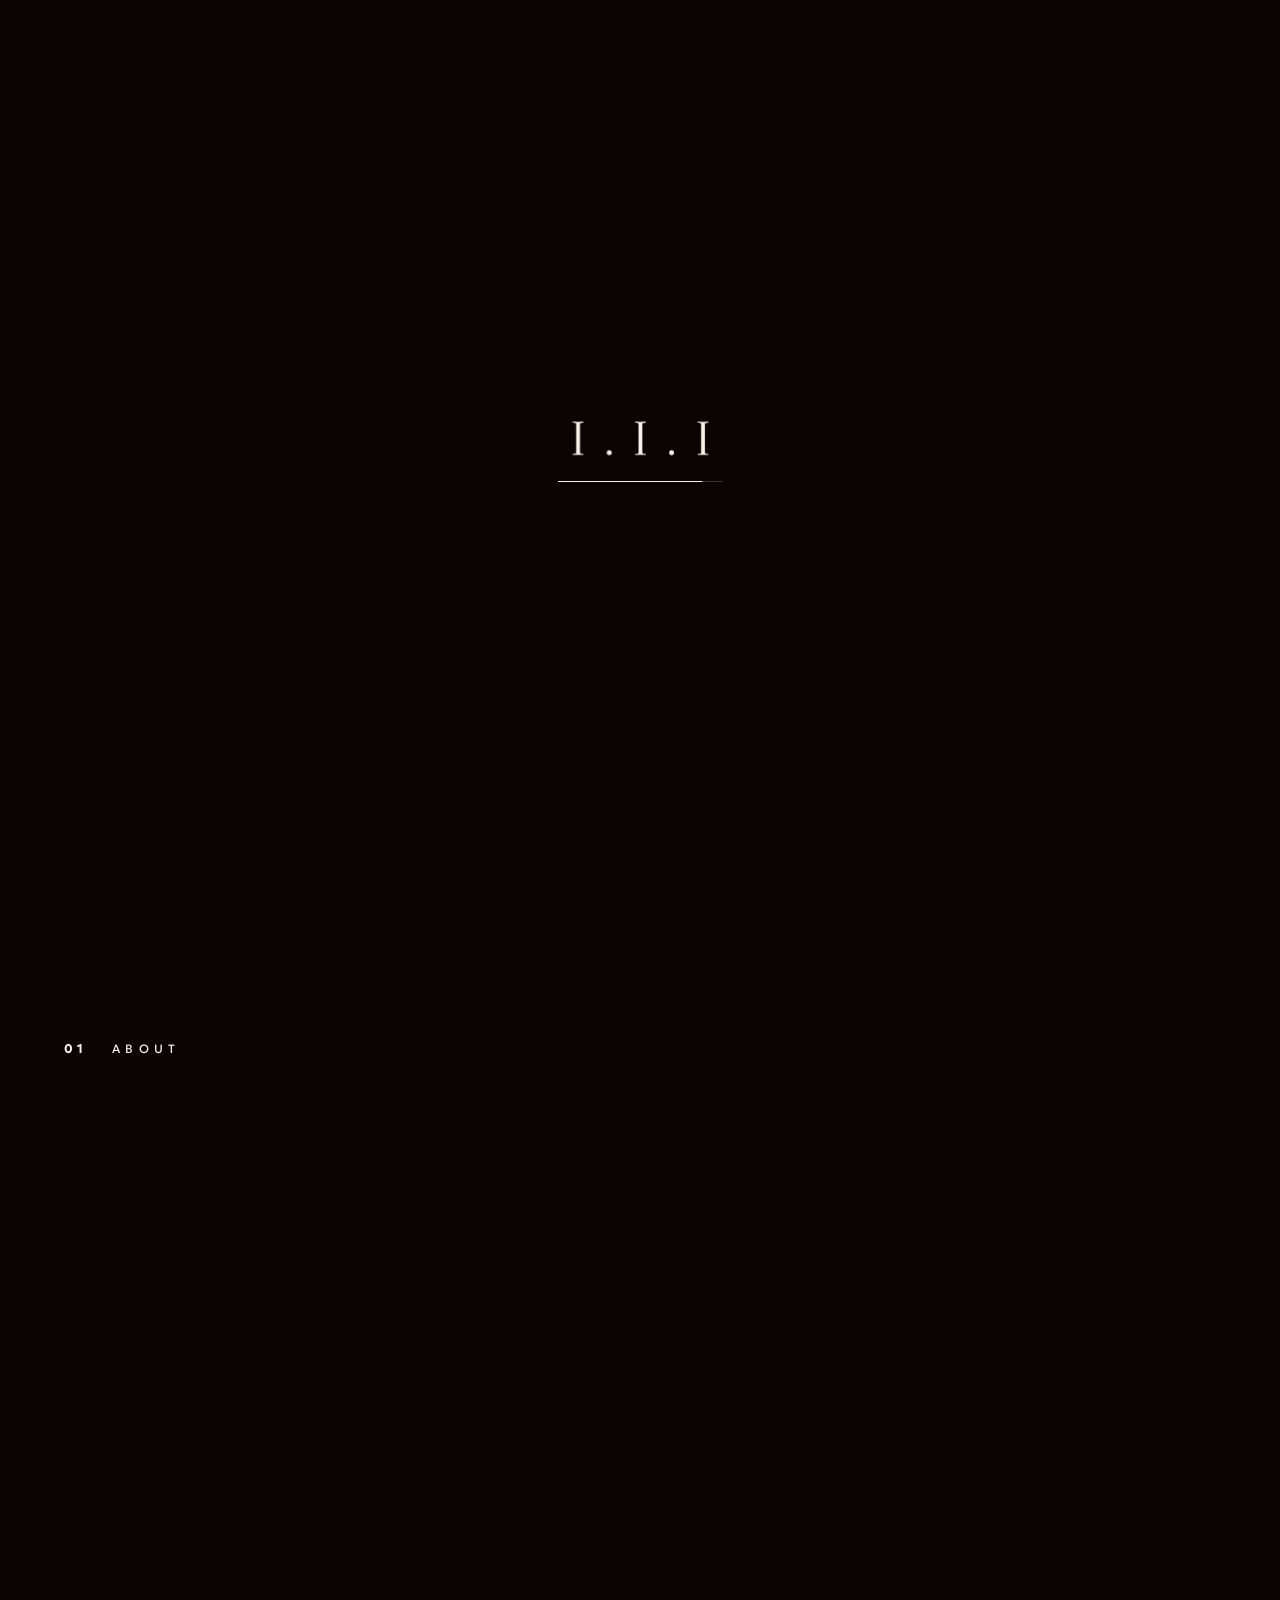
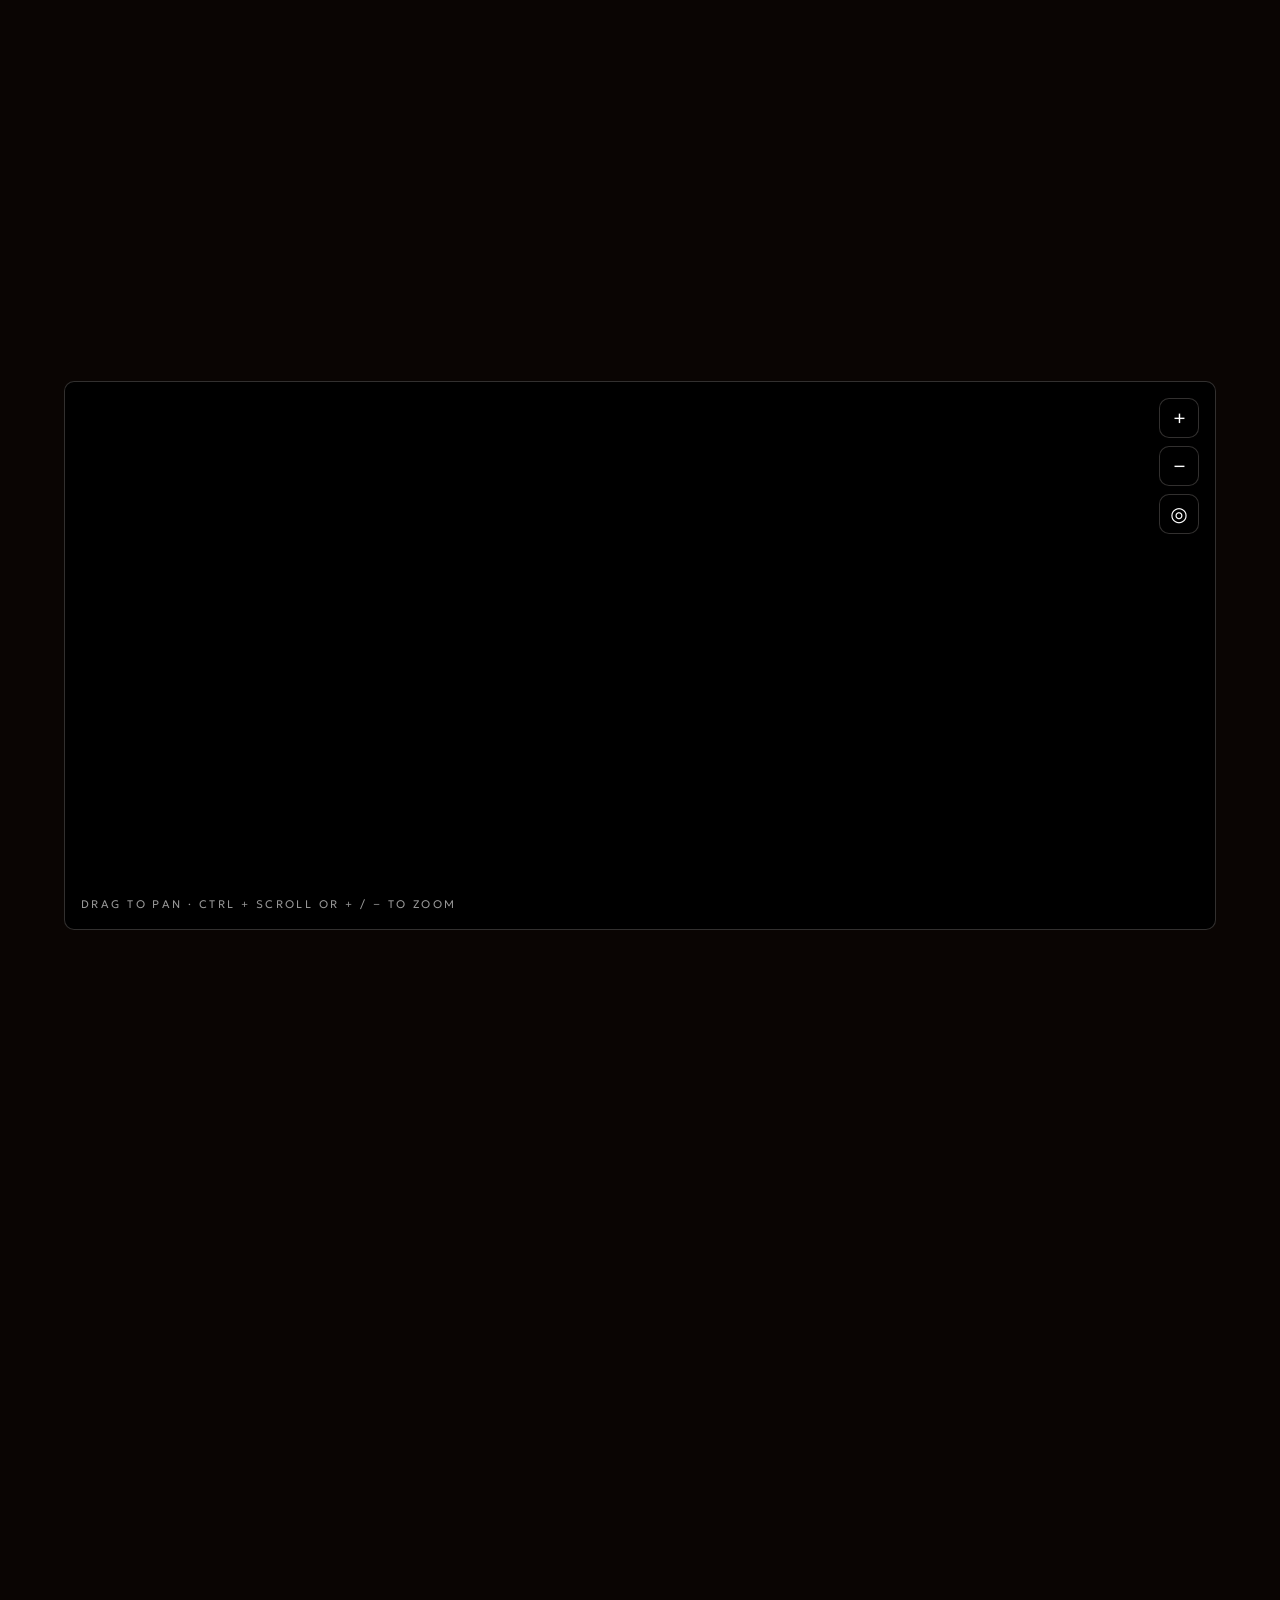
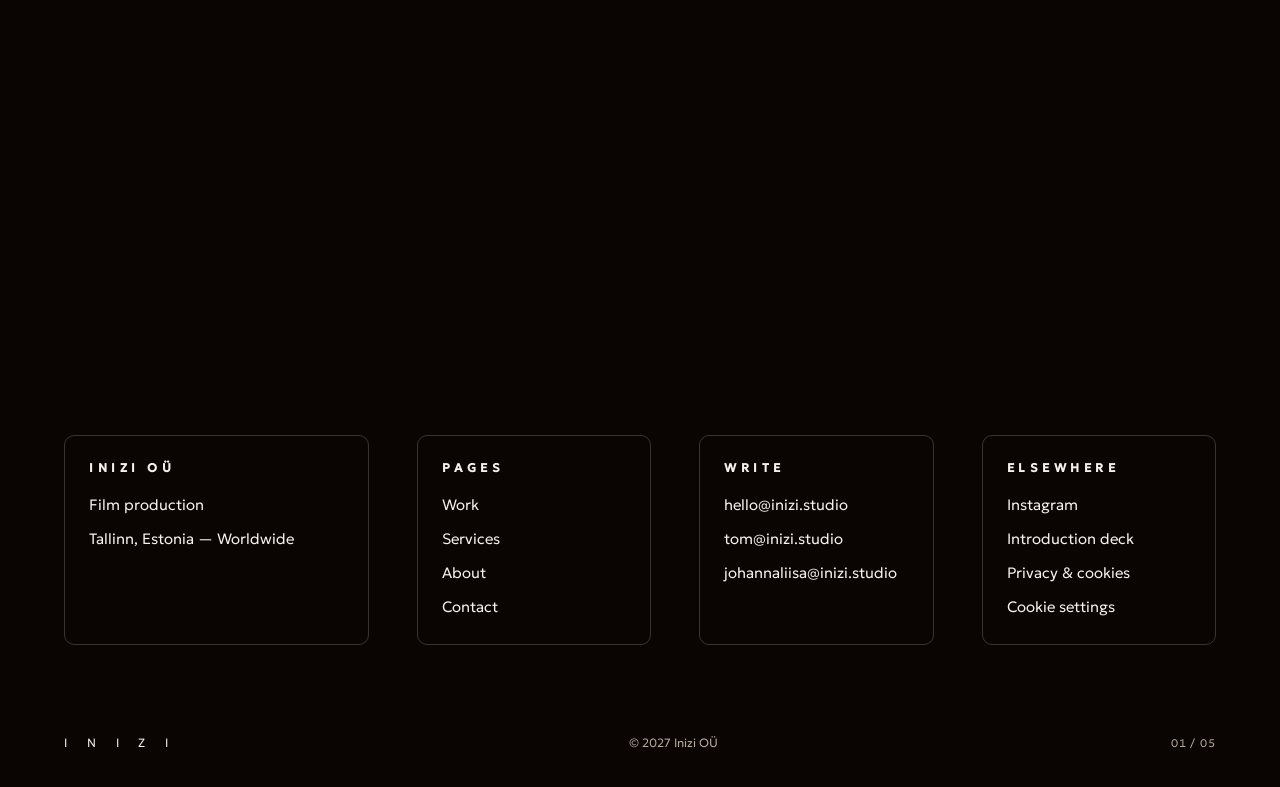
<file: index.html>
<!doctype html>
<html lang="en" class="no-js">
<head>
<meta charset="utf-8">
<meta name="viewport" content="width=device-width,initial-scale=1">
<title>Inizi — Film production in Tallinn, Estonia</title>
<meta name="description" content="Inizi is a film production company in Tallinn, Estonia, making travel and destination films, branded content, social video and music filmmaking for clients worldwide.">

<meta http-equiv="Content-Security-Policy" content="default-src 'self'; script-src 'self' https://www.googletagmanager.com; style-src 'self'; font-src 'self'; img-src 'self' data: https://*.google-analytics.com https://*.googletagmanager.com; media-src 'self'; connect-src 'self' https://api.web3forms.com https://*.google-analytics.com https://*.analytics.google.com https://*.googletagmanager.com; object-src 'none'; base-uri 'none'; form-action 'none'">
<meta name="referrer" content="strict-origin-when-cross-origin">
<meta name="theme-color" content="#0a0503">
<meta name="color-scheme" content="dark">
<link rel="canonical" href="https://www.inizi.studio/index.html">
<link rel="alternate" hreflang="en" href="https://www.inizi.studio/index.html">
<link rel="alternate" hreflang="et" href="https://www.inizi.studio/et/index.html">
<link rel="alternate" hreflang="x-default" href="https://www.inizi.studio/index.html">
<meta property="og:site_name" content="Inizi">
<meta property="og:type" content="website">
<meta property="og:title" content="Inizi — Film production in Tallinn, Estonia">
<meta property="og:description" content="Inizi is a film production company in Tallinn, Estonia, making travel and destination films, branded content, social video and music filmmaking for clients worldwide.">
<meta property="og:url" content="https://www.inizi.studio/index.html">
<meta property="og:locale" content="en_GB">
<meta property="og:image" content="https://www.inizi.studio/assets/img/og.png">
<meta name="twitter:card" content="summary_large_image">
<link rel="icon" href="assets/img/favicon.svg" type="image/svg+xml">
<link rel="apple-touch-icon" href="assets/img/apple-touch-icon.png">
<link rel="preload" href="fonts/geologica-latin-300-normal.woff2" as="font" type="font/woff2" crossorigin>
<script src="js/theme.js"></script>
<link rel="stylesheet" href="css/site.css">
<link rel="stylesheet" href="css/motion.css">
<script type="application/ld+json">{"@context":"https://schema.org","@type":"Organization","name":"Inizi OÜ","alternateName":"Inizi","url":"https://www.inizi.studio/","description":"Film production company in Tallinn, Estonia.","address":{"@type":"PostalAddress","addressLocality":"Tallinn","addressCountry":"EE"},"sameAs":["https://www.instagram.com/inizi.studio"]}</script>
</head>
<body class="is-home" data-assets="assets/">
<svg class="sprite" width="0" height="0" aria-hidden="true" focusable="false"><symbol id="wm" viewBox="0 0 117.01 20.34"><path d="M7.95,2.74v14.17c0,.53.03.91.08,1.15.05.24.21.39.47.45s.71.12,1.35.17c.02.18.02.35,0,.53-.39,0-.89,0-1.5-.03-.62-.02-1.1-.03-1.45-.03-.39,0-.88,0-1.48.03s-1.1.03-1.5.03c-.02-.18-.02-.35,0-.53.62-.05,1.06-.11,1.33-.16.27-.05.44-.18.5-.38.06-.2.09-.53.09-.99V2.98c0-.53-.04-.91-.11-1.14s-.24-.38-.5-.46-.7-.14-1.32-.17c-.02-.18-.02-.35,0-.53.26,0,.59,0,.96.01.38,0,.75.02,1.12.03.37,0,.68.01.92.01s.55,0,.91-.01c.36,0,.73-.02,1.1-.03.37,0,.68-.01.92-.01.02.18.02.35,0,.53-.62.05-1.06.11-1.32.16-.26.05-.43.18-.49.37-.06.19-.09.53-.09,1Z"/><path d="M40.04,19.67L27.5,3.43v13.36c0,.49.01.87.04,1.12.03.26.1.45.22.59.14.12.34.23.61.33.26.1.64.16,1.14.2.02.18.02.35,0,.53-.39,0-.81,0-1.28-.03s-.86-.03-1.17-.03-.71,0-1.17.03-.88.03-1.25.03c-.02-.18-.02-.35,0-.53.62-.07,1.06-.15,1.32-.24.26-.09.43-.26.49-.51.06-.26.09-.67.09-1.25V3.91c0-.69-.04-1.18-.11-1.49-.07-.31-.25-.52-.54-.62-.29-.11-.76-.19-1.41-.26-.02-.16-.02-.33,0-.5.4,0,.83,0,1.28.03s.89.03,1.33.03h.52c.29,0,.55,0,.78-.03l11.77,15.28V3.83c0-.48,0-.85-.03-1.12-.02-.27-.1-.47-.24-.59-.26-.3-.91-.48-1.95-.55-.02-.18-.02-.34,0-.5.37,0,.83,0,1.37.01.55,0,.98.01,1.29.01s.71,0,1.17-.01c.47,0,.89-.01,1.28-.01.02.16.02.33,0,.5-.62.07-1.06.15-1.33.25-.27.1-.44.27-.5.53-.06.26-.09.67-.09,1.25v15.97c-.12.04-.29.06-.52.08-.22.02-.41.03-.57.03Z"/><path d="M61.64,3.09v14.17c0,.53.03.91.08,1.15.05.24.21.39.47.45s.71.12,1.35.17c.02.18.02.35,0,.53-.39,0-.89,0-1.5-.03-.62-.02-1.1-.03-1.45-.03-.39,0-.88,0-1.48.03s-1.1.03-1.5.03c-.02-.18-.02-.35,0-.53.62-.05,1.06-.11,1.33-.16.27-.05.44-.18.5-.38.06-.2.09-.53.09-.99V3.33c0-.53-.04-.91-.11-1.14s-.24-.38-.5-.46-.7-.14-1.32-.17c-.02-.18-.02-.35,0-.53.26,0,.59,0,.96.01.38,0,.75.02,1.12.03.37,0,.68.01.92.01s.55,0,.91-.01c.36,0,.73-.02,1.1-.03.37,0,.68-.01.92-.01.02.18.02.35,0,.53-.62.05-1.06.11-1.32.16-.26.05-.43.18-.49.37-.06.19-.09.53-.09,1Z"/><path d="M92.25,1.45l-11.24,17.26h7.31c.72,0,1.27-.06,1.64-.17.37-.11.68-.33.92-.65.18-.23.36-.54.55-.92.19-.39.37-.85.53-1.37.16-.02.32-.02.48,0-.14.79-.27,1.53-.38,2.2-.11.68-.19,1.25-.22,1.73-.25,0-.99,0-2.22-.01-1.23,0-3.03-.01-5.38-.01-1.25,0-2.24,0-2.98.01-.74,0-1.32.02-1.76.03-.43,0-.82.01-1.17.01-.05-.14-.08-.27-.08-.4L89.48,1.87h-7.1c-.49,0-.92.04-1.28.11-.36.07-.66.23-.88.48-.18.19-.34.48-.5.87-.16.39-.3.83-.42,1.32-.18.02-.35.02-.53,0,.11-.63.2-1.26.28-1.87.08-.62.15-1.2.2-1.74,1.04.04,2.13.06,3.27.07,1.14,0,2.34.01,3.59.01s2.34,0,3.11-.01c.77,0,1.39-.02,1.85-.03.46,0,.83-.01,1.11-.01.02.05.03.11.05.17.02.06.03.14.03.22Z"/><path d="M111.19,3.09v14.17c0,.53.03.91.08,1.15.05.24.21.39.47.45s.71.12,1.35.17c.02.18.02.35,0,.53-.39,0-.89,0-1.5-.03-.62-.02-1.1-.03-1.45-.03-.39,0-.88,0-1.48.03s-1.1.03-1.5.03c-.02-.18-.02-.35,0-.53.62-.05,1.06-.11,1.33-.16.27-.05.44-.18.5-.38.06-.2.09-.53.09-.99V3.33c0-.53-.04-.91-.11-1.14s-.24-.38-.5-.46-.7-.14-1.32-.17c-.02-.18-.02-.35,0-.53.26,0,.59,0,.96.01.38,0,.75.02,1.12.03.37,0,.68.01.92.01s.55,0,.91-.01c.36,0,.73-.02,1.1-.03.37,0,.68-.01.92-.01.02.18.02.35,0,.53-.62.05-1.06.11-1.32.16-.26.05-.43.18-.49.37-.06.19-.09.53-.09,1Z"/></symbol><symbol id="sig" viewBox="0 0 92.16 22.86"><path d="M12.26,4.1v14.21c0,.53.03.91.08,1.15.05.24.21.39.48.45.26.06.71.12,1.35.17.02.18.02.35,0,.53-.39,0-.89,0-1.51-.03-.62-.02-1.1-.03-1.46-.03-.39,0-.88,0-1.48.03-.6.02-1.1.03-1.51.03-.02-.18-.02-.35,0-.53.62-.05,1.06-.11,1.34-.16.27-.05.44-.18.5-.38.06-.2.09-.53.09-.99V4.34c0-.53-.04-.91-.11-1.14-.07-.23-.24-.38-.5-.46-.26-.08-.7-.14-1.32-.17-.02-.18-.02-.35,0-.53.26,0,.59,0,.97.01.38,0,.75.02,1.12.03.37,0,.68.01.93.01s.55,0,.91-.01c.36,0,.73-.02,1.1-.03.37,0,.68-.01.93-.01.02.18.02.35,0,.53-.62.05-1.06.11-1.32.16s-.43.18-.49.37c-.06.19-.09.53-.09,1Z"/><path d="M27.22,19.39c0-.41.13-.74.4-1.02.26-.27.59-.41.98-.41.44,0,.79.15,1.05.44.26.29.38.62.38.99s-.13.72-.38,1.01c-.26.28-.6.42-1.05.42-.39,0-.71-.14-.98-.42-.26-.28-.4-.62-.4-1.01Z"/><path d="M47.1,4.1v14.21c0,.53.03.91.08,1.15.05.24.21.39.48.45.26.06.71.12,1.35.17.02.18.02.35,0,.53-.39,0-.89,0-1.51-.03-.62-.02-1.1-.03-1.46-.03-.39,0-.88,0-1.48.03-.6.02-1.1.03-1.51.03-.02-.18-.02-.35,0-.53.62-.05,1.06-.11,1.34-.16.27-.05.44-.18.5-.38.06-.2.09-.53.09-.99V4.34c0-.53-.04-.91-.11-1.14-.07-.23-.24-.38-.5-.46-.26-.08-.7-.14-1.32-.17-.02-.18-.02-.35,0-.53.26,0,.59,0,.97.01.38,0,.75.02,1.12.03.37,0,.68.01.93.01s.55,0,.91-.01c.36,0,.73-.02,1.1-.03.37,0,.68-.01.93-.01.02.18.02.35,0,.53-.62.05-1.06.11-1.32.16s-.43.18-.49.37c-.06.19-.09.53-.09,1Z"/><path d="M62.06,19.39c0-.41.13-.74.4-1.02.26-.27.59-.41.98-.41.44,0,.79.15,1.05.44.26.29.38.62.38.99s-.13.72-.38,1.01c-.26.28-.6.42-1.05.42-.39,0-.71-.14-.98-.42-.26-.28-.4-.62-.4-1.01Z"/><path d="M82.05,4.1v14.21c0,.53.03.91.08,1.15.05.24.21.39.48.45.26.06.71.12,1.35.17.02.18.02.35,0,.53-.39,0-.89,0-1.51-.03-.62-.02-1.1-.03-1.46-.03-.39,0-.88,0-1.48.03-.6.02-1.1.03-1.51.03-.02-.18-.02-.35,0-.53.62-.05,1.06-.11,1.34-.16.27-.05.44-.18.5-.38.06-.2.09-.53.09-.99V4.34c0-.53-.04-.91-.11-1.14-.07-.23-.24-.38-.5-.46-.26-.08-.7-.14-1.32-.17-.02-.18-.02-.35,0-.53.26,0,.59,0,.97.01.38,0,.75.02,1.12.03.37,0,.68.01.93.01s.55,0,.91-.01c.36,0,.73-.02,1.1-.03.37,0,.68-.01.93-.01.02.18.02.35,0,.53-.62.05-1.06.11-1.32.16s-.43.18-.49.37c-.06.19-.09.53-.09,1Z"/></symbol></svg>
<div class="loader" aria-hidden="true"><svg viewBox="0 0 92.16 22.86" class="logo"><path class="hl i0" d="M12.26,4.1v14.21c0,.53.03.91.08,1.15.05.24.21.39.48.45.26.06.71.12,1.35.17.02.18.02.35,0,.53-.39,0-.89,0-1.51-.03-.62-.02-1.1-.03-1.46-.03-.39,0-.88,0-1.48.03-.6.02-1.1.03-1.51.03-.02-.18-.02-.35,0-.53.62-.05,1.06-.11,1.34-.16.27-.05.44-.18.5-.38.06-.2.09-.53.09-.99V4.34c0-.53-.04-.91-.11-1.14-.07-.23-.24-.38-.5-.46-.26-.08-.7-.14-1.32-.17-.02-.18-.02-.35,0-.53.26,0,.59,0,.97.01.38,0,.75.02,1.12.03.37,0,.68.01.93.01s.55,0,.91-.01c.36,0,.73-.02,1.1-.03.37,0,.68-.01.93-.01.02.18.02.35,0,.53-.62.05-1.06.11-1.32.16s-.43.18-.49.37c-.06.19-.09.53-.09,1Z"/><path class="hl i1" d="M27.22,19.39c0-.41.13-.74.4-1.02.26-.27.59-.41.98-.41.44,0,.79.15,1.05.44.26.29.38.62.38.99s-.13.72-.38,1.01c-.26.28-.6.42-1.05.42-.39,0-.71-.14-.98-.42-.26-.28-.4-.62-.4-1.01Z"/><path class="hl i2" d="M47.1,4.1v14.21c0,.53.03.91.08,1.15.05.24.21.39.48.45.26.06.71.12,1.35.17.02.18.02.35,0,.53-.39,0-.89,0-1.51-.03-.62-.02-1.1-.03-1.46-.03-.39,0-.88,0-1.48.03-.6.02-1.1.03-1.51.03-.02-.18-.02-.35,0-.53.62-.05,1.06-.11,1.34-.16.27-.05.44-.18.5-.38.06-.2.09-.53.09-.99V4.34c0-.53-.04-.91-.11-1.14-.07-.23-.24-.38-.5-.46-.26-.08-.7-.14-1.32-.17-.02-.18-.02-.35,0-.53.26,0,.59,0,.97.01.38,0,.75.02,1.12.03.37,0,.68.01.93.01s.55,0,.91-.01c.36,0,.73-.02,1.1-.03.37,0,.68-.01.93-.01.02.18.02.35,0,.53-.62.05-1.06.11-1.32.16s-.43.18-.49.37c-.06.19-.09.53-.09,1Z"/><path class="hl i3" d="M62.06,19.39c0-.41.13-.74.4-1.02.26-.27.59-.41.98-.41.44,0,.79.15,1.05.44.26.29.38.62.38.99s-.13.72-.38,1.01c-.26.28-.6.42-1.05.42-.39,0-.71-.14-.98-.42-.26-.28-.4-.62-.4-1.01Z"/><path class="hl i4" d="M82.05,4.1v14.21c0,.53.03.91.08,1.15.05.24.21.39.48.45.26.06.71.12,1.35.17.02.18.02.35,0,.53-.39,0-.89,0-1.51-.03-.62-.02-1.1-.03-1.46-.03-.39,0-.88,0-1.48.03-.6.02-1.1.03-1.51.03-.02-.18-.02-.35,0-.53.62-.05,1.06-.11,1.34-.16.27-.05.44-.18.5-.38.06-.2.09-.53.09-.99V4.34c0-.53-.04-.91-.11-1.14-.07-.23-.24-.38-.5-.46-.26-.08-.7-.14-1.32-.17-.02-.18-.02-.35,0-.53.26,0,.59,0,.97.01.38,0,.75.02,1.12.03.37,0,.68.01.93.01s.55,0,.91-.01c.36,0,.73-.02,1.1-.03.37,0,.68-.01.93-.01.02.18.02.35,0,.53-.62.05-1.06.11-1.32.16s-.43.18-.49.37c-.06.19-.09.53-.09,1Z"/></svg><span class="loader__bar"><i></i></span></div>
<div class="progress" aria-hidden="true"><i></i></div>
<div class="cursor" id="cursor" aria-hidden="true"></div><div class="cursor-dot" id="cursorDot" aria-hidden="true"></div>
<a class="skip" href="#main">Skip to content</a>
<header class="nav">
  <a class="nav__logo" href="index.html" aria-label="Inizi — home"><svg viewBox="0 0 92.16 22.86" class="logo" role="img" aria-label="Inizi"><use href="#sig"/></svg></a>
  <button class="nav__toggle" type="button" aria-expanded="false" aria-controls="menu" data-open="Menu" data-close="Close" aria-label="Menu"><span class="nav__bars" aria-hidden="true"><i></i><i></i><i></i></span></button>
  <div class="nav__menu" id="menu"><nav class="nav__links" aria-label="Main"><a href="work.html">Work</a><a href="services.html">Services</a><a href="about.html">About</a><a href="contact.html">Contact</a></nav><div class="lang" aria-label="Language"><a href="index.html" lang="en" hreflang="en" aria-current="true">EN</a><a href="et/index.html" lang="et" hreflang="et">EE</a></div><button class="theme" type="button" aria-pressed="false" data-to-day="Switch to day mode" data-to-night="Switch to night mode" aria-label="Switch to day mode"><svg class="theme__i theme__sun" viewBox="0 0 24 24" aria-hidden="true"><circle cx="12" cy="12" r="4.2"/><path d="M12 2.5v2.6M12 18.9v2.6M2.5 12h2.6M18.9 12h2.6M5.3 5.3l1.8 1.8M16.9 16.9l1.8 1.8M5.3 18.7l1.8-1.8M16.9 7.1l1.8-1.8"/></svg><svg class="theme__i theme__moon" viewBox="0 0 24 24" aria-hidden="true"><path d="M20 14.5A8.5 8.5 0 0 1 9.5 4a8.5 8.5 0 1 0 10.5 10.5z"/></svg></button></div>
</header>
<main id="main">
<section class="reel hero" data-reel="0">
  <video class="reel__vid" muted playsinline preload="none" aria-hidden="true" tabindex="-1"></video>
  <video class="reel__vid" muted playsinline preload="none" aria-hidden="true" tabindex="-1"></video>
  <h1 class="sr">Inizi — Here it begins.</h1>
  <div class="lockup lockup--hero"><svg viewBox="0 0 117.01 36" role="img" aria-label="Inizi. Here it begins."><g class="logo"><path class="hl i0" d="M7.95,2.74v14.17c0,.53.03.91.08,1.15.05.24.21.39.47.45s.71.12,1.35.17c.02.18.02.35,0,.53-.39,0-.89,0-1.5-.03-.62-.02-1.1-.03-1.45-.03-.39,0-.88,0-1.48.03s-1.1.03-1.5.03c-.02-.18-.02-.35,0-.53.62-.05,1.06-.11,1.33-.16.27-.05.44-.18.5-.38.06-.2.09-.53.09-.99V2.98c0-.53-.04-.91-.11-1.14s-.24-.38-.5-.46-.7-.14-1.32-.17c-.02-.18-.02-.35,0-.53.26,0,.59,0,.96.01.38,0,.75.02,1.12.03.37,0,.68.01.92.01s.55,0,.91-.01c.36,0,.73-.02,1.1-.03.37,0,.68-.01.92-.01.02.18.02.35,0,.53-.62.05-1.06.11-1.32.16-.26.05-.43.18-.49.37-.06.19-.09.53-.09,1Z"/><path class="hl i1" d="M40.04,19.67L27.5,3.43v13.36c0,.49.01.87.04,1.12.03.26.1.45.22.59.14.12.34.23.61.33.26.1.64.16,1.14.2.02.18.02.35,0,.53-.39,0-.81,0-1.28-.03s-.86-.03-1.17-.03-.71,0-1.17.03-.88.03-1.25.03c-.02-.18-.02-.35,0-.53.62-.07,1.06-.15,1.32-.24.26-.09.43-.26.49-.51.06-.26.09-.67.09-1.25V3.91c0-.69-.04-1.18-.11-1.49-.07-.31-.25-.52-.54-.62-.29-.11-.76-.19-1.41-.26-.02-.16-.02-.33,0-.5.4,0,.83,0,1.28.03s.89.03,1.33.03h.52c.29,0,.55,0,.78-.03l11.77,15.28V3.83c0-.48,0-.85-.03-1.12-.02-.27-.1-.47-.24-.59-.26-.3-.91-.48-1.95-.55-.02-.18-.02-.34,0-.5.37,0,.83,0,1.37.01.55,0,.98.01,1.29.01s.71,0,1.17-.01c.47,0,.89-.01,1.28-.01.02.16.02.33,0,.5-.62.07-1.06.15-1.33.25-.27.1-.44.27-.5.53-.06.26-.09.67-.09,1.25v15.97c-.12.04-.29.06-.52.08-.22.02-.41.03-.57.03Z"/><path class="hl i2" d="M61.64,3.09v14.17c0,.53.03.91.08,1.15.05.24.21.39.47.45s.71.12,1.35.17c.02.18.02.35,0,.53-.39,0-.89,0-1.5-.03-.62-.02-1.1-.03-1.45-.03-.39,0-.88,0-1.48.03s-1.1.03-1.5.03c-.02-.18-.02-.35,0-.53.62-.05,1.06-.11,1.33-.16.27-.05.44-.18.5-.38.06-.2.09-.53.09-.99V3.33c0-.53-.04-.91-.11-1.14s-.24-.38-.5-.46-.7-.14-1.32-.17c-.02-.18-.02-.35,0-.53.26,0,.59,0,.96.01.38,0,.75.02,1.12.03.37,0,.68.01.92.01s.55,0,.91-.01c.36,0,.73-.02,1.1-.03.37,0,.68-.01.92-.01.02.18.02.35,0,.53-.62.05-1.06.11-1.32.16-.26.05-.43.18-.49.37-.06.19-.09.53-.09,1Z"/><path class="hl i3" d="M92.25,1.45l-11.24,17.26h7.31c.72,0,1.27-.06,1.64-.17.37-.11.68-.33.92-.65.18-.23.36-.54.55-.92.19-.39.37-.85.53-1.37.16-.02.32-.02.48,0-.14.79-.27,1.53-.38,2.2-.11.68-.19,1.25-.22,1.73-.25,0-.99,0-2.22-.01-1.23,0-3.03-.01-5.38-.01-1.25,0-2.24,0-2.98.01-.74,0-1.32.02-1.76.03-.43,0-.82.01-1.17.01-.05-.14-.08-.27-.08-.4L89.48,1.87h-7.1c-.49,0-.92.04-1.28.11-.36.07-.66.23-.88.48-.18.19-.34.48-.5.87-.16.39-.3.83-.42,1.32-.18.02-.35.02-.53,0,.11-.63.2-1.26.28-1.87.08-.62.15-1.2.2-1.74,1.04.04,2.13.06,3.27.07,1.14,0,2.34.01,3.59.01s2.34,0,3.11-.01c.77,0,1.39-.02,1.85-.03.46,0,.83-.01,1.11-.01.02.05.03.11.05.17.02.06.03.14.03.22Z"/><path class="hl i4" d="M111.19,3.09v14.17c0,.53.03.91.08,1.15.05.24.21.39.47.45s.71.12,1.35.17c.02.18.02.35,0,.53-.39,0-.89,0-1.5-.03-.62-.02-1.1-.03-1.45-.03-.39,0-.88,0-1.48.03s-1.1.03-1.5.03c-.02-.18-.02-.35,0-.53.62-.05,1.06-.11,1.33-.16.27-.05.44-.18.5-.38.06-.2.09-.53.09-.99V3.33c0-.53-.04-.91-.11-1.14s-.24-.38-.5-.46-.7-.14-1.32-.17c-.02-.18-.02-.35,0-.53.26,0,.59,0,.96.01.38,0,.75.02,1.12.03.37,0,.68.01.92.01s.55,0,.91-.01c.36,0,.73-.02,1.1-.03.37,0,.68-.01.92-.01.02.18.02.35,0,.53-.62.05-1.06.11-1.32.16-.26.05-.43.18-.49.37-.06.19-.09.53-.09,1Z"/></g><text class="lt" x="0" y="33.3" font-size="11.5" textLength="54.8" lengthAdjust="spacing">HERE IT</text><text class="lt la" x="61.8" y="33.3" font-size="13.16" textLength="55.2" lengthAdjust="spacing">BEGINS.</text></svg></div>
  <p class="hero__loc">Estonia — Worldwide</p>
  <div class="hero__foot" aria-hidden="true"><span>Scroll</span></div>
</section>

<section class="section" id="studio">
  <div class="wrap about-intro">
    <p class="label"><b>01</b><span>About</span></p>
    <div class="stack">
      <h2 class="display reveal">A film company for the stories that <em>mean something.</em></h2>
      <p class="body-lg muted reveal">We are Johanna-Liisa and Tom, filmmakers based in Tallinn. Inizi means beginnings, and it is how we work: every film starts with a clear idea, natural light and people who care how it looks and moves.</p>
      <p class="reveal"><a class="btn btn--ghost" href="about.html">About us</a></p>
    </div>
  </div>
</section>

<section class="section section--tight trust">
  <div class="wrap">
    <p class="trust__l reveal">Trusted by</p>
    <ul class="trust__g"><li class="reveal"><img src="assets/img/clients/dji.png" alt="DJI" loading="lazy" decoding="async"></li><li class="reveal"><img src="assets/img/clients/qatar-airways.png" alt="Qatar Airways" loading="lazy" decoding="async"></li><li class="reveal"><img src="assets/img/clients/beautiful-destinations.png" alt="Beautiful Destinations" loading="lazy" decoding="async"></li><li class="reveal"><img src="assets/img/clients/sony.png" alt="Sony" loading="lazy" decoding="async"></li><li class="reveal"><img src="assets/img/clients/expedia.png" alt="Expedia" loading="lazy" decoding="async"></li><li class="reveal"><img src="assets/img/clients/lvmh.png" alt="LVMH" loading="lazy" decoding="async"></li><li class="reveal"><img src="assets/img/clients/american-express.png" alt="American Express" loading="lazy" decoding="async"></li><li class="reveal"><img src="assets/img/clients/the-red-sea.png" alt="The Red Sea" loading="lazy" decoding="async"></li><li class="reveal"><img src="assets/img/clients/dubai.png" alt="Dubai" loading="lazy" decoding="async"></li><li class="reveal"><img src="assets/img/clients/visit-malta.png" alt="VisitMalta.com" loading="lazy" decoding="async"></li></ul>
  </div>
</section>

<section class="section section--tight">
  <div class="wrap">
    <div class="reveal u-mb8"><p class="label"><b>02</b><span>What we make</span></p></div>
    <ol class="rule-list"><li class="reveal"><span class="numeral">01</span><h3 class="title">Travel &amp; destination films</h3><p class="muted">Hotels, resorts and destinations, shot to make people want to go.</p></li><li class="reveal"><span class="numeral">02</span><h3 class="title">Branded content &amp; marketing</h3><p class="muted">Campaign films, brand stories and a steady rhythm of social video.</p></li><li class="reveal"><span class="numeral">03</span><h3 class="title">Music &amp; events</h3><p class="muted">Music videos and festival aftermovies, when the room has the energy.</p></li></ol>
    <p class="reveal u-mt7"><a class="link" href="services.html">All services</a></p>
    <div class="home-proj">
      <div class="home-proj__h reveal"><p class="colhead">Recent projects</p><a class="link" href="work.html">All work</a></div>
      <div class="cubes cubes--home"><a class="cube reveal" href="work.html#project-1" data-project="1" aria-label="Open project 01"><img src="assets/img/still-dawn.jpg" alt="" width="768" height="432" loading="lazy" decoding="async"><h3 class="cube__t">Project</h3></a><a class="cube reveal" href="work.html#project-2" data-project="2" aria-label="Open project 02"><img src="assets/img/still-flare.jpg" alt="" width="768" height="432" loading="lazy" decoding="async"><h3 class="cube__t">Project</h3></a><a class="cube reveal" href="work.html#project-3" data-project="3" aria-label="Open project 03"><img src="assets/img/still-ridge.jpg" alt="" width="768" height="432" loading="lazy" decoding="async"><h3 class="cube__t">Project</h3></a></div>
    </div>
  </div>
</section>

<section class="section journey" id="journey">
  <div class="journey__pin"><div class="wrap">
    <div class="reveal u-mb7"><p class="label"><b>03</b><span>How we work</span></p></div>
    <h2 class="display journey__h reveal">From first idea to <em>final delivery.</em></h2>
    <div class="journey__track"><div class="journey__line" aria-hidden="true"></div><ol class="journey__list"><li class="step"><p class="step__n" aria-hidden="true">01</p><div class="step__img"><img src="assets/img/still-dawn.jpg" alt="" width="960" height="640" loading="lazy" decoding="async"></div><h3 class="title">Brief &amp; strategy</h3><p class="muted">We listen first, then write the treatment: idea, look and structure.</p></li><li class="step"><p class="step__n" aria-hidden="true">02</p><div class="step__img"><img src="assets/img/still-forest.jpg" alt="" width="960" height="640" loading="lazy" decoding="async"></div><h3 class="title">Production</h3><p class="muted">A small, fast crew shooting in natural light, wherever the story is.</p></li><li class="step"><p class="step__n" aria-hidden="true">03</p><div class="step__img"><img src="assets/img/still-coast.jpg" alt="" width="960" height="640" loading="lazy" decoding="async"></div><h3 class="title">Edit &amp; delivery</h3><p class="muted">Pacing, sound and grade in our own hands, delivered in every format you need.</p></li></ol></div>
  </div></div>
</section>

<section class="section section--tight"><div class="wrap"><div class="reveal u-mb8"><p class="label"><b>04</b><span>Where we work</span></p></div><h2 class="headline reveal u-mb7">Based in Tallinn. <em>Working worldwide.</em></h2><div class="map map--compact" data-map data-name="Tallinn, Estonia" data-tag="Based here" data-txt="Where every Inizi project begins. We travel wherever the story is."><div class="map__stage" tabindex="0" role="application" aria-label="Interactive black and white map. Inizi is based in Tallinn, Estonia."><svg class="map__svg" viewBox="0 0 1000 520" aria-hidden="true" focusable="false"></svg><div class="map__tip" role="status" aria-live="polite"></div><div class="map__ctrl"><button type="button" class="map__btn" data-z="in" aria-label="Zoom in">+</button><button type="button" class="map__btn" data-z="out" aria-label="Zoom out">&minus;</button><button type="button" class="map__btn" data-z="reset" aria-label="Reset map">&#9678;</button></div><p class="map__hint">Drag to pan · Ctrl + scroll or + / − to zoom</p></div></div></div></section>

<section class="section section--tight">
  <div class="wrap">
    <div class="reveal u-mb8"><p class="label"><b>05</b><span>Kind words</span></p></div>
    <div class="revs"><figure class="rev reveal"><blockquote><p>Placeholder for a client comment: one or two sentences on what it was like to work with Inizi and what the film did for the brand.</p></blockquote><figcaption><b>Client name</b><span>Company, role</span></figcaption></figure><figure class="rev reveal"><blockquote><p>Placeholder for a client comment: one or two sentences on what it was like to work with Inizi and what the film did for the brand.</p></blockquote><figcaption><b>Client name</b><span>Company, role</span></figcaption></figure><figure class="rev reveal"><blockquote><p>Placeholder for a client comment: one or two sentences on what it was like to work with Inizi and what the film did for the brand.</p></blockquote><figcaption><b>Client name</b><span>Company, role</span></figcaption></figure></div>
  </div>
</section>





<section class="section section--tight">
  <div class="wrap stack u-center">
    <h2 class="display reveal">Have a story <em>to begin?</em></h2>
    <div class="btn-row reveal u-jc"><a class="btn" data-u="hello" data-d="inizi.studio" data-s="New project" data-keep="1" href="#">Start a project</a><a class="btn btn--ghost" href="https://canva.link/mb2xid1qvzzn16g" target="_blank" rel="noopener noreferrer">Explore our introduction deck</a></div>
  </div>
</section>
</main>
<footer class="footer">
  <div class="footer__cols">
    <div><p class="colhead">Inizi OÜ</p><ul><li>Film production</li><li>Tallinn, Estonia — Worldwide</li></ul></div>
    <div><p class="colhead">Pages</p><ul><li><a href="work.html">Work</a></li><li><a href="services.html">Services</a></li><li><a href="about.html">About</a></li><li><a href="contact.html">Contact</a></li></ul></div>
    <div><p class="colhead">Write</p><ul><li><a data-u="hello" data-d="inizi.studio" href="#">hello [at] inizi.studio</a></li><li><a data-u="tom" data-d="inizi.studio" href="#">tom [at] inizi.studio</a></li><li><a data-u="johannaliisa" data-d="inizi.studio" href="#">johannaliisa [at] inizi.studio</a></li></ul></div>
    <div><p class="colhead">Elsewhere</p><ul><li><a href="https://www.instagram.com/inizi.studio" target="_blank" rel="noopener noreferrer">Instagram</a></li><li><a href="https://canva.link/mb2xid1qvzzn16g" target="_blank" rel="noopener noreferrer">Introduction deck</a></li><li><a href="privacy.html">Privacy & cookies</a></li><li><button class="linklike" type="button" data-consent-open>Cookie settings</button></li></ul></div>
  </div>
  <div class="footer__base"><span class="footer__mark">I N I Z I</span><span>© 2027 Inizi OÜ</span><span class="counter">01 / 05</span></div>
</footer>
<script src="js/map-data.js" defer></script>
<script src="js/loader.js" defer></script>
<script src="js/main.js" defer></script>
<script src="js/fx.js" defer></script>

<script src="js/consent.js" defer data-lang="en" data-privacy="privacy.html"></script>
</body>
</html>
</file>
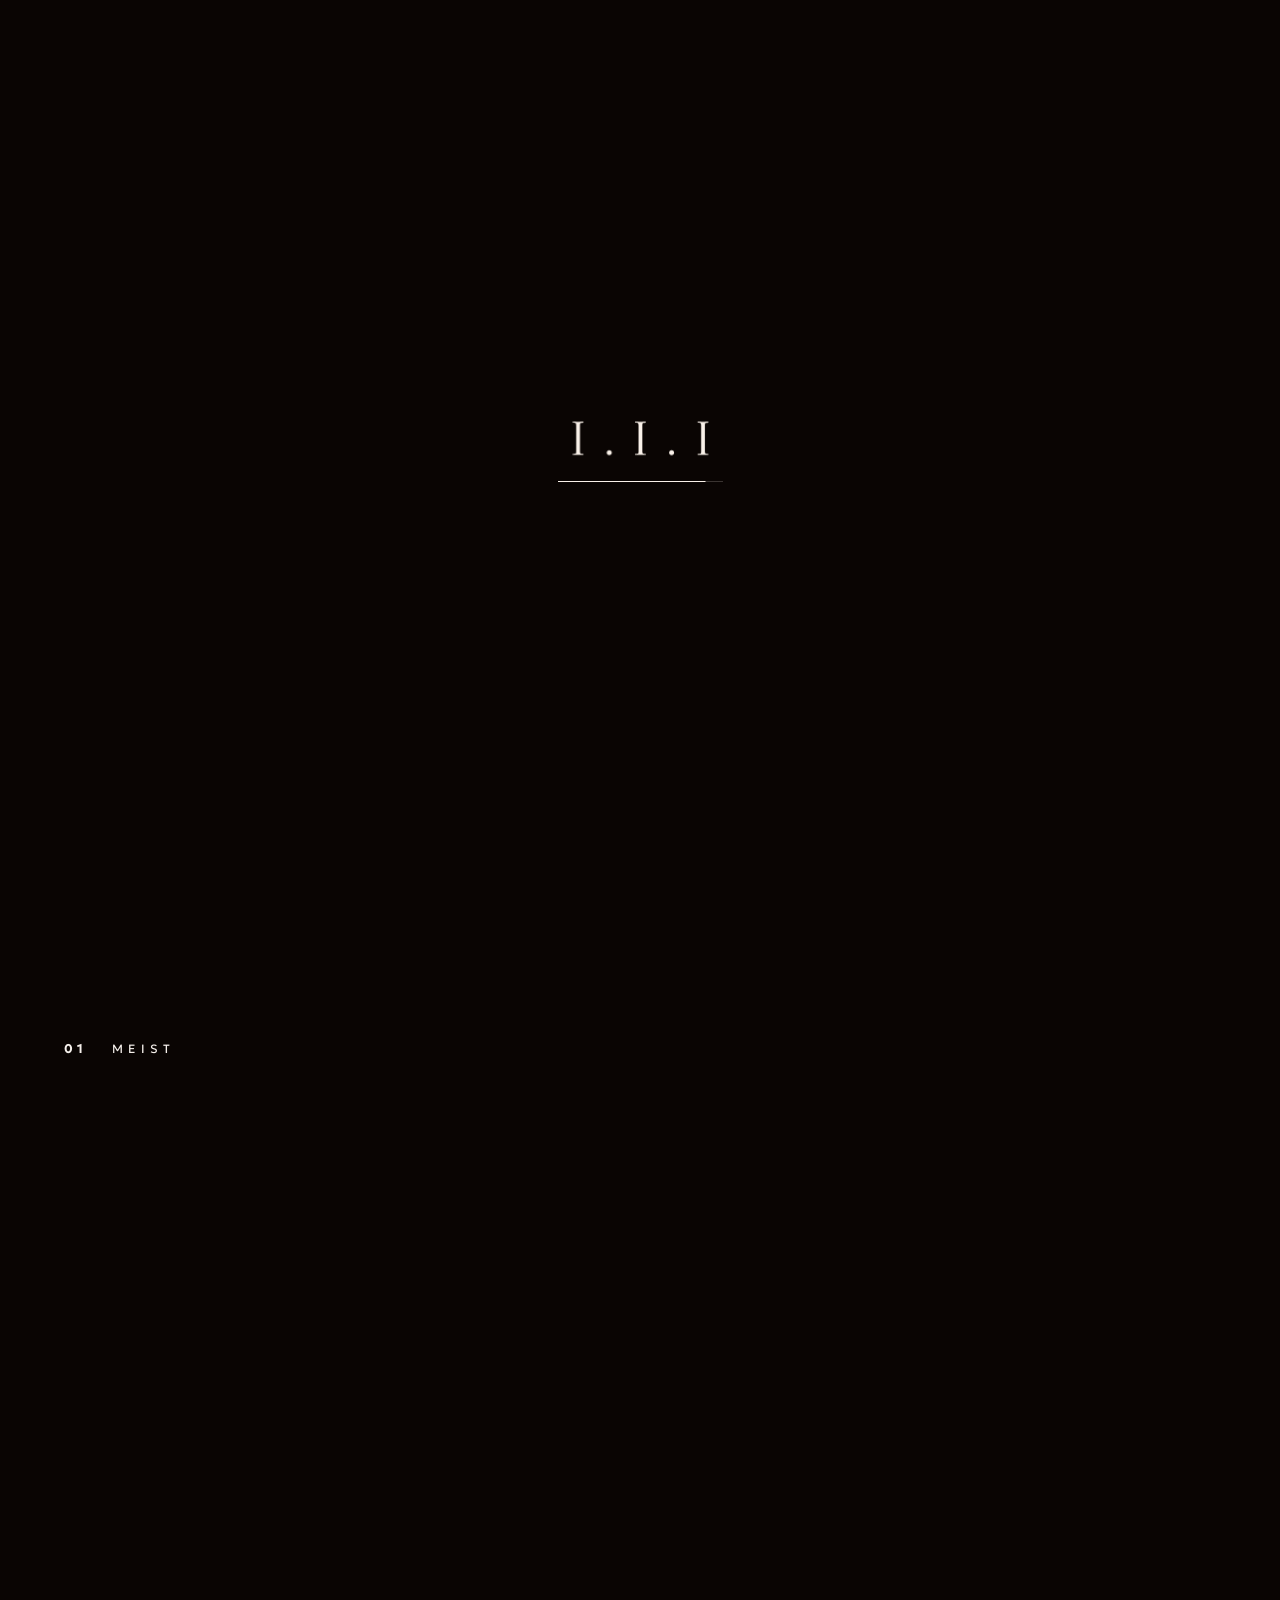
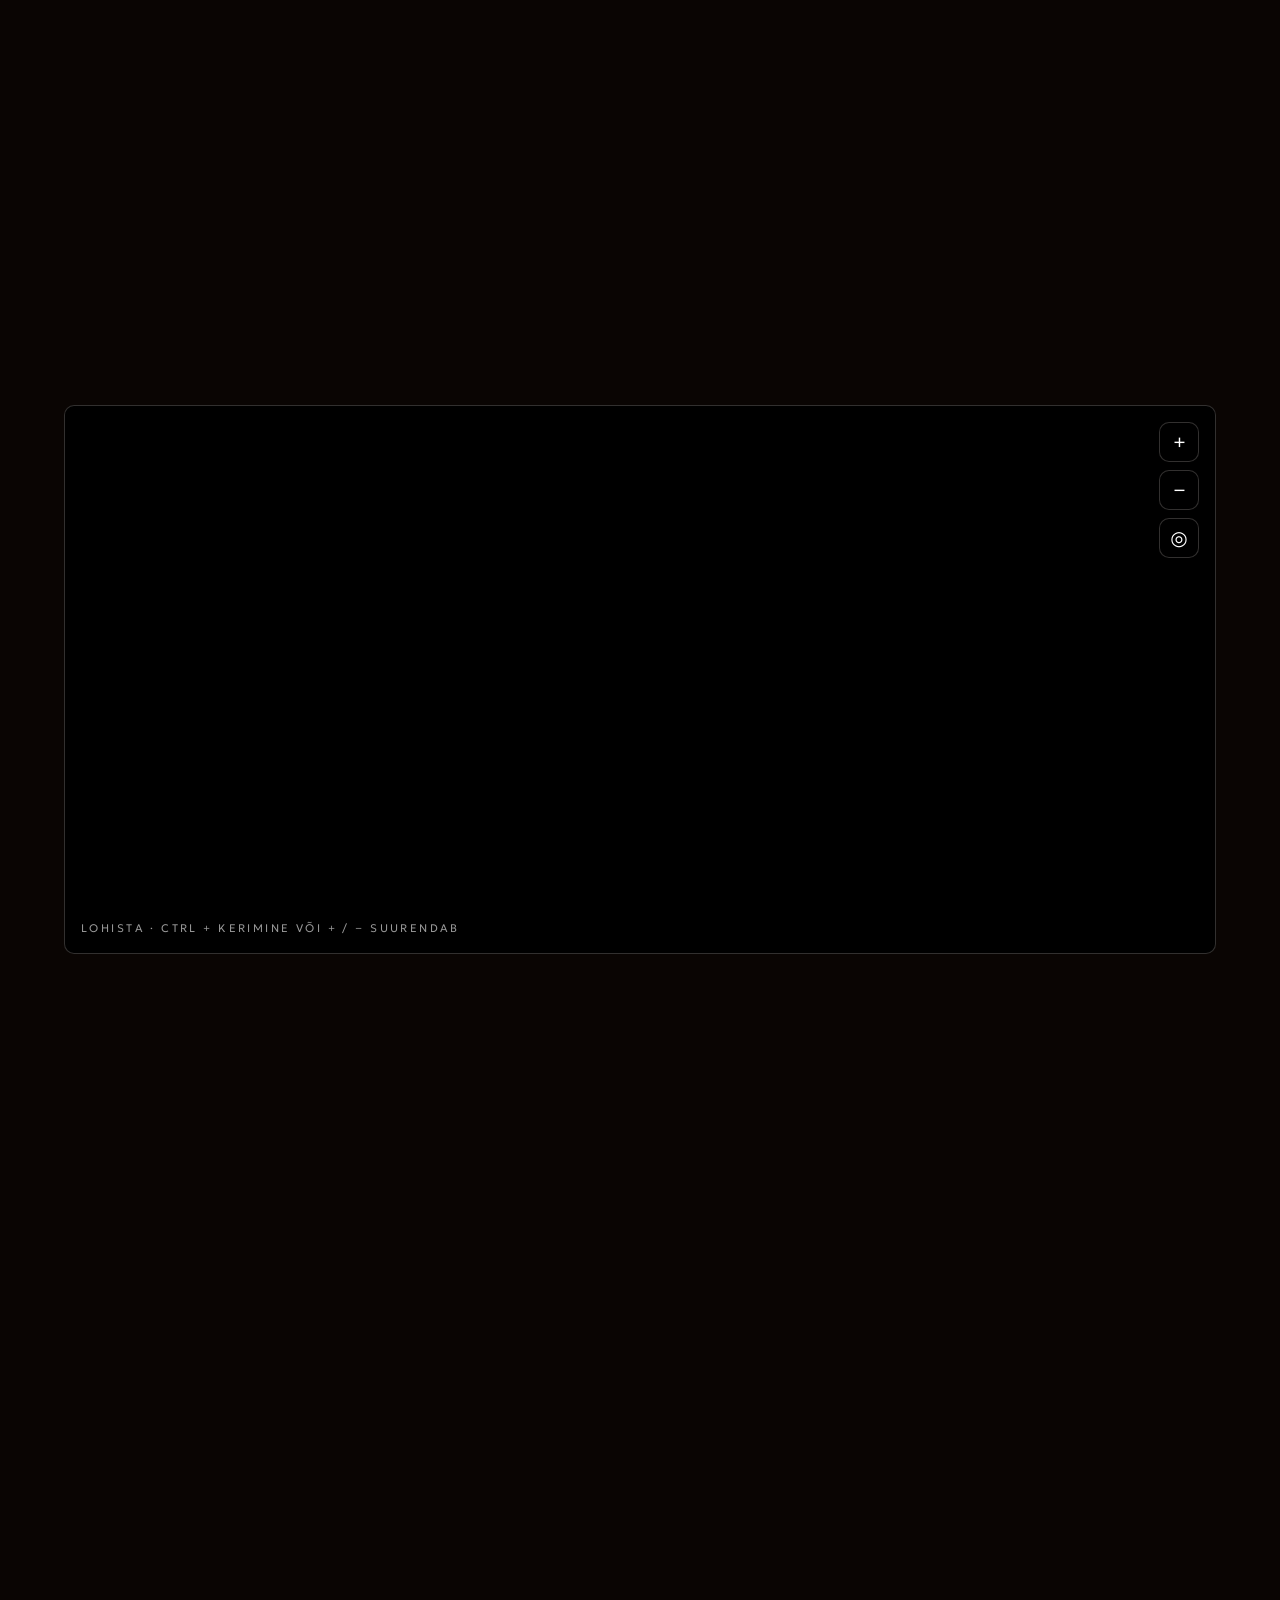
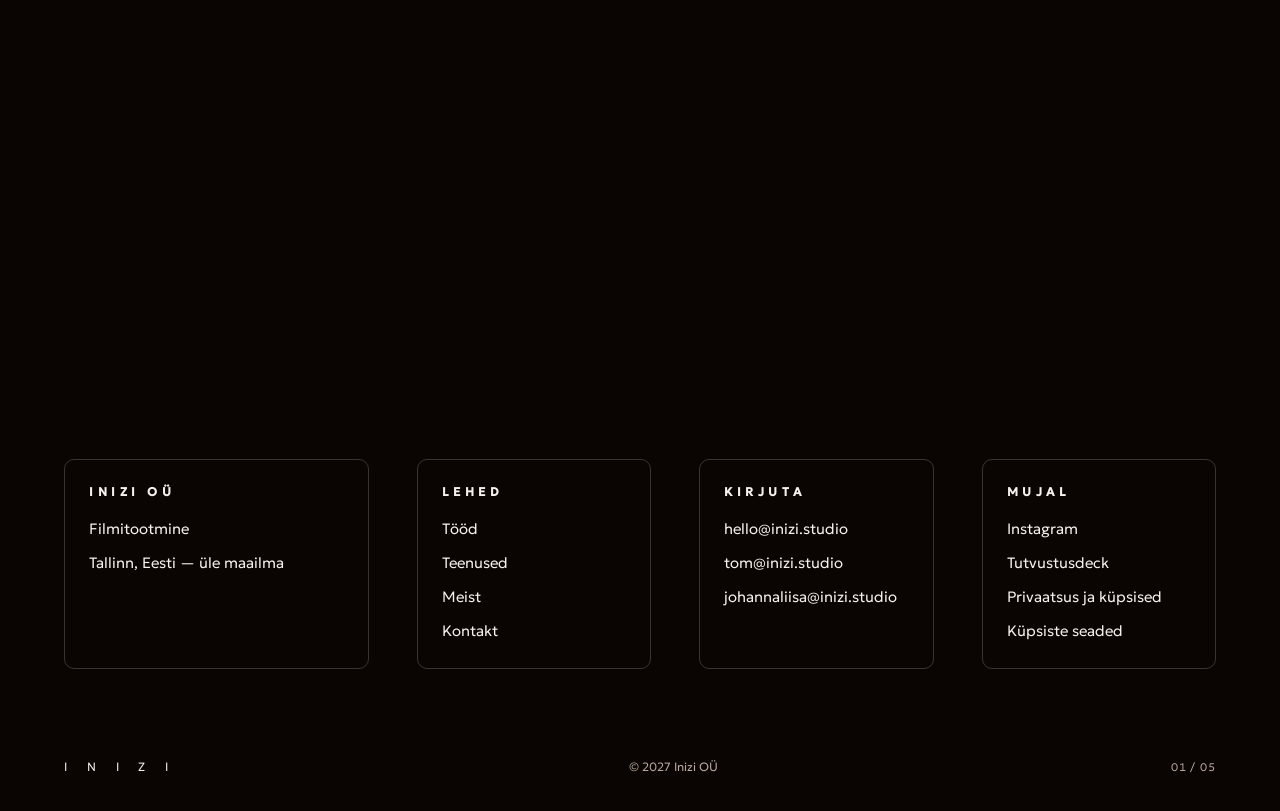
<file: et/index.html>
<!doctype html>
<html lang="et" class="no-js">
<head>
<meta charset="utf-8">
<meta name="viewport" content="width=device-width,initial-scale=1">
<title>Inizi — Filmitootmine Tallinnas</title>
<meta name="description" content="Inizi on Tallinnas tegutsev filmitootmisettevõte: reisi- ja sihtkohafilmid, brändisisu, sotsiaalmeedia video ja muusikafilmid klientidele üle maailma.">

<meta http-equiv="Content-Security-Policy" content="default-src 'self'; script-src 'self' https://www.googletagmanager.com; style-src 'self'; font-src 'self'; img-src 'self' data: https://*.google-analytics.com https://*.googletagmanager.com; media-src 'self'; connect-src 'self' https://api.web3forms.com https://*.google-analytics.com https://*.analytics.google.com https://*.googletagmanager.com; object-src 'none'; base-uri 'none'; form-action 'none'">
<meta name="referrer" content="strict-origin-when-cross-origin">
<meta name="theme-color" content="#0a0503">
<meta name="color-scheme" content="dark">
<link rel="canonical" href="https://www.inizi.studio/et/index.html">
<link rel="alternate" hreflang="en" href="https://www.inizi.studio/index.html">
<link rel="alternate" hreflang="et" href="https://www.inizi.studio/et/index.html">
<link rel="alternate" hreflang="x-default" href="https://www.inizi.studio/index.html">
<meta property="og:site_name" content="Inizi">
<meta property="og:type" content="website">
<meta property="og:title" content="Inizi — Filmitootmine Tallinnas">
<meta property="og:description" content="Inizi on Tallinnas tegutsev filmitootmisettevõte: reisi- ja sihtkohafilmid, brändisisu, sotsiaalmeedia video ja muusikafilmid klientidele üle maailma.">
<meta property="og:url" content="https://www.inizi.studio/et/index.html">
<meta property="og:locale" content="et_EE">
<meta property="og:image" content="https://www.inizi.studio/assets/img/og.png">
<meta name="twitter:card" content="summary_large_image">
<link rel="icon" href="../assets/img/favicon.svg" type="image/svg+xml">
<link rel="apple-touch-icon" href="../assets/img/apple-touch-icon.png">
<link rel="preload" href="../fonts/geologica-latin-300-normal.woff2" as="font" type="font/woff2" crossorigin>
<script src="../js/theme.js"></script>
<link rel="stylesheet" href="../css/site.css">
<link rel="stylesheet" href="../css/motion.css">
<script type="application/ld+json">{"@context":"https://schema.org","@type":"Organization","name":"Inizi OÜ","alternateName":"Inizi","url":"https://www.inizi.studio/","description":"Film production company in Tallinn, Estonia.","address":{"@type":"PostalAddress","addressLocality":"Tallinn","addressCountry":"EE"},"sameAs":["https://www.instagram.com/inizi.studio"]}</script>
</head>
<body class="is-home" data-assets="../assets/">
<svg class="sprite" width="0" height="0" aria-hidden="true" focusable="false"><symbol id="wm" viewBox="0 0 117.01 20.34"><path d="M7.95,2.74v14.17c0,.53.03.91.08,1.15.05.24.21.39.47.45s.71.12,1.35.17c.02.18.02.35,0,.53-.39,0-.89,0-1.5-.03-.62-.02-1.1-.03-1.45-.03-.39,0-.88,0-1.48.03s-1.1.03-1.5.03c-.02-.18-.02-.35,0-.53.62-.05,1.06-.11,1.33-.16.27-.05.44-.18.5-.38.06-.2.09-.53.09-.99V2.98c0-.53-.04-.91-.11-1.14s-.24-.38-.5-.46-.7-.14-1.32-.17c-.02-.18-.02-.35,0-.53.26,0,.59,0,.96.01.38,0,.75.02,1.12.03.37,0,.68.01.92.01s.55,0,.91-.01c.36,0,.73-.02,1.1-.03.37,0,.68-.01.92-.01.02.18.02.35,0,.53-.62.05-1.06.11-1.32.16-.26.05-.43.18-.49.37-.06.19-.09.53-.09,1Z"/><path d="M40.04,19.67L27.5,3.43v13.36c0,.49.01.87.04,1.12.03.26.1.45.22.59.14.12.34.23.61.33.26.1.64.16,1.14.2.02.18.02.35,0,.53-.39,0-.81,0-1.28-.03s-.86-.03-1.17-.03-.71,0-1.17.03-.88.03-1.25.03c-.02-.18-.02-.35,0-.53.62-.07,1.06-.15,1.32-.24.26-.09.43-.26.49-.51.06-.26.09-.67.09-1.25V3.91c0-.69-.04-1.18-.11-1.49-.07-.31-.25-.52-.54-.62-.29-.11-.76-.19-1.41-.26-.02-.16-.02-.33,0-.5.4,0,.83,0,1.28.03s.89.03,1.33.03h.52c.29,0,.55,0,.78-.03l11.77,15.28V3.83c0-.48,0-.85-.03-1.12-.02-.27-.1-.47-.24-.59-.26-.3-.91-.48-1.95-.55-.02-.18-.02-.34,0-.5.37,0,.83,0,1.37.01.55,0,.98.01,1.29.01s.71,0,1.17-.01c.47,0,.89-.01,1.28-.01.02.16.02.33,0,.5-.62.07-1.06.15-1.33.25-.27.1-.44.27-.5.53-.06.26-.09.67-.09,1.25v15.97c-.12.04-.29.06-.52.08-.22.02-.41.03-.57.03Z"/><path d="M61.64,3.09v14.17c0,.53.03.91.08,1.15.05.24.21.39.47.45s.71.12,1.35.17c.02.18.02.35,0,.53-.39,0-.89,0-1.5-.03-.62-.02-1.1-.03-1.45-.03-.39,0-.88,0-1.48.03s-1.1.03-1.5.03c-.02-.18-.02-.35,0-.53.62-.05,1.06-.11,1.33-.16.27-.05.44-.18.5-.38.06-.2.09-.53.09-.99V3.33c0-.53-.04-.91-.11-1.14s-.24-.38-.5-.46-.7-.14-1.32-.17c-.02-.18-.02-.35,0-.53.26,0,.59,0,.96.01.38,0,.75.02,1.12.03.37,0,.68.01.92.01s.55,0,.91-.01c.36,0,.73-.02,1.1-.03.37,0,.68-.01.92-.01.02.18.02.35,0,.53-.62.05-1.06.11-1.32.16-.26.05-.43.18-.49.37-.06.19-.09.53-.09,1Z"/><path d="M92.25,1.45l-11.24,17.26h7.31c.72,0,1.27-.06,1.64-.17.37-.11.68-.33.92-.65.18-.23.36-.54.55-.92.19-.39.37-.85.53-1.37.16-.02.32-.02.48,0-.14.79-.27,1.53-.38,2.2-.11.68-.19,1.25-.22,1.73-.25,0-.99,0-2.22-.01-1.23,0-3.03-.01-5.38-.01-1.25,0-2.24,0-2.98.01-.74,0-1.32.02-1.76.03-.43,0-.82.01-1.17.01-.05-.14-.08-.27-.08-.4L89.48,1.87h-7.1c-.49,0-.92.04-1.28.11-.36.07-.66.23-.88.48-.18.19-.34.48-.5.87-.16.39-.3.83-.42,1.32-.18.02-.35.02-.53,0,.11-.63.2-1.26.28-1.87.08-.62.15-1.2.2-1.74,1.04.04,2.13.06,3.27.07,1.14,0,2.34.01,3.59.01s2.34,0,3.11-.01c.77,0,1.39-.02,1.85-.03.46,0,.83-.01,1.11-.01.02.05.03.11.05.17.02.06.03.14.03.22Z"/><path d="M111.19,3.09v14.17c0,.53.03.91.08,1.15.05.24.21.39.47.45s.71.12,1.35.17c.02.18.02.35,0,.53-.39,0-.89,0-1.5-.03-.62-.02-1.1-.03-1.45-.03-.39,0-.88,0-1.48.03s-1.1.03-1.5.03c-.02-.18-.02-.35,0-.53.62-.05,1.06-.11,1.33-.16.27-.05.44-.18.5-.38.06-.2.09-.53.09-.99V3.33c0-.53-.04-.91-.11-1.14s-.24-.38-.5-.46-.7-.14-1.32-.17c-.02-.18-.02-.35,0-.53.26,0,.59,0,.96.01.38,0,.75.02,1.12.03.37,0,.68.01.92.01s.55,0,.91-.01c.36,0,.73-.02,1.1-.03.37,0,.68-.01.92-.01.02.18.02.35,0,.53-.62.05-1.06.11-1.32.16-.26.05-.43.18-.49.37-.06.19-.09.53-.09,1Z"/></symbol><symbol id="sig" viewBox="0 0 92.16 22.86"><path d="M12.26,4.1v14.21c0,.53.03.91.08,1.15.05.24.21.39.48.45.26.06.71.12,1.35.17.02.18.02.35,0,.53-.39,0-.89,0-1.51-.03-.62-.02-1.1-.03-1.46-.03-.39,0-.88,0-1.48.03-.6.02-1.1.03-1.51.03-.02-.18-.02-.35,0-.53.62-.05,1.06-.11,1.34-.16.27-.05.44-.18.5-.38.06-.2.09-.53.09-.99V4.34c0-.53-.04-.91-.11-1.14-.07-.23-.24-.38-.5-.46-.26-.08-.7-.14-1.32-.17-.02-.18-.02-.35,0-.53.26,0,.59,0,.97.01.38,0,.75.02,1.12.03.37,0,.68.01.93.01s.55,0,.91-.01c.36,0,.73-.02,1.1-.03.37,0,.68-.01.93-.01.02.18.02.35,0,.53-.62.05-1.06.11-1.32.16s-.43.18-.49.37c-.06.19-.09.53-.09,1Z"/><path d="M27.22,19.39c0-.41.13-.74.4-1.02.26-.27.59-.41.98-.41.44,0,.79.15,1.05.44.26.29.38.62.38.99s-.13.72-.38,1.01c-.26.28-.6.42-1.05.42-.39,0-.71-.14-.98-.42-.26-.28-.4-.62-.4-1.01Z"/><path d="M47.1,4.1v14.21c0,.53.03.91.08,1.15.05.24.21.39.48.45.26.06.71.12,1.35.17.02.18.02.35,0,.53-.39,0-.89,0-1.51-.03-.62-.02-1.1-.03-1.46-.03-.39,0-.88,0-1.48.03-.6.02-1.1.03-1.51.03-.02-.18-.02-.35,0-.53.62-.05,1.06-.11,1.34-.16.27-.05.44-.18.5-.38.06-.2.09-.53.09-.99V4.34c0-.53-.04-.91-.11-1.14-.07-.23-.24-.38-.5-.46-.26-.08-.7-.14-1.32-.17-.02-.18-.02-.35,0-.53.26,0,.59,0,.97.01.38,0,.75.02,1.12.03.37,0,.68.01.93.01s.55,0,.91-.01c.36,0,.73-.02,1.1-.03.37,0,.68-.01.93-.01.02.18.02.35,0,.53-.62.05-1.06.11-1.32.16s-.43.18-.49.37c-.06.19-.09.53-.09,1Z"/><path d="M62.06,19.39c0-.41.13-.74.4-1.02.26-.27.59-.41.98-.41.44,0,.79.15,1.05.44.26.29.38.62.38.99s-.13.72-.38,1.01c-.26.28-.6.42-1.05.42-.39,0-.71-.14-.98-.42-.26-.28-.4-.62-.4-1.01Z"/><path d="M82.05,4.1v14.21c0,.53.03.91.08,1.15.05.24.21.39.48.45.26.06.71.12,1.35.17.02.18.02.35,0,.53-.39,0-.89,0-1.51-.03-.62-.02-1.1-.03-1.46-.03-.39,0-.88,0-1.48.03-.6.02-1.1.03-1.51.03-.02-.18-.02-.35,0-.53.62-.05,1.06-.11,1.34-.16.27-.05.44-.18.5-.38.06-.2.09-.53.09-.99V4.34c0-.53-.04-.91-.11-1.14-.07-.23-.24-.38-.5-.46-.26-.08-.7-.14-1.32-.17-.02-.18-.02-.35,0-.53.26,0,.59,0,.97.01.38,0,.75.02,1.12.03.37,0,.68.01.93.01s.55,0,.91-.01c.36,0,.73-.02,1.1-.03.37,0,.68-.01.93-.01.02.18.02.35,0,.53-.62.05-1.06.11-1.32.16s-.43.18-.49.37c-.06.19-.09.53-.09,1Z"/></symbol></svg>
<div class="loader" aria-hidden="true"><svg viewBox="0 0 92.16 22.86" class="logo"><path class="hl i0" d="M12.26,4.1v14.21c0,.53.03.91.08,1.15.05.24.21.39.48.45.26.06.71.12,1.35.17.02.18.02.35,0,.53-.39,0-.89,0-1.51-.03-.62-.02-1.1-.03-1.46-.03-.39,0-.88,0-1.48.03-.6.02-1.1.03-1.51.03-.02-.18-.02-.35,0-.53.62-.05,1.06-.11,1.34-.16.27-.05.44-.18.5-.38.06-.2.09-.53.09-.99V4.34c0-.53-.04-.91-.11-1.14-.07-.23-.24-.38-.5-.46-.26-.08-.7-.14-1.32-.17-.02-.18-.02-.35,0-.53.26,0,.59,0,.97.01.38,0,.75.02,1.12.03.37,0,.68.01.93.01s.55,0,.91-.01c.36,0,.73-.02,1.1-.03.37,0,.68-.01.93-.01.02.18.02.35,0,.53-.62.05-1.06.11-1.32.16s-.43.18-.49.37c-.06.19-.09.53-.09,1Z"/><path class="hl i1" d="M27.22,19.39c0-.41.13-.74.4-1.02.26-.27.59-.41.98-.41.44,0,.79.15,1.05.44.26.29.38.62.38.99s-.13.72-.38,1.01c-.26.28-.6.42-1.05.42-.39,0-.71-.14-.98-.42-.26-.28-.4-.62-.4-1.01Z"/><path class="hl i2" d="M47.1,4.1v14.21c0,.53.03.91.08,1.15.05.24.21.39.48.45.26.06.71.12,1.35.17.02.18.02.35,0,.53-.39,0-.89,0-1.51-.03-.62-.02-1.1-.03-1.46-.03-.39,0-.88,0-1.48.03-.6.02-1.1.03-1.51.03-.02-.18-.02-.35,0-.53.62-.05,1.06-.11,1.34-.16.27-.05.44-.18.5-.38.06-.2.09-.53.09-.99V4.34c0-.53-.04-.91-.11-1.14-.07-.23-.24-.38-.5-.46-.26-.08-.7-.14-1.32-.17-.02-.18-.02-.35,0-.53.26,0,.59,0,.97.01.38,0,.75.02,1.12.03.37,0,.68.01.93.01s.55,0,.91-.01c.36,0,.73-.02,1.1-.03.37,0,.68-.01.93-.01.02.18.02.35,0,.53-.62.05-1.06.11-1.32.16s-.43.18-.49.37c-.06.19-.09.53-.09,1Z"/><path class="hl i3" d="M62.06,19.39c0-.41.13-.74.4-1.02.26-.27.59-.41.98-.41.44,0,.79.15,1.05.44.26.29.38.62.38.99s-.13.72-.38,1.01c-.26.28-.6.42-1.05.42-.39,0-.71-.14-.98-.42-.26-.28-.4-.62-.4-1.01Z"/><path class="hl i4" d="M82.05,4.1v14.21c0,.53.03.91.08,1.15.05.24.21.39.48.45.26.06.71.12,1.35.17.02.18.02.35,0,.53-.39,0-.89,0-1.51-.03-.62-.02-1.1-.03-1.46-.03-.39,0-.88,0-1.48.03-.6.02-1.1.03-1.51.03-.02-.18-.02-.35,0-.53.62-.05,1.06-.11,1.34-.16.27-.05.44-.18.5-.38.06-.2.09-.53.09-.99V4.34c0-.53-.04-.91-.11-1.14-.07-.23-.24-.38-.5-.46-.26-.08-.7-.14-1.32-.17-.02-.18-.02-.35,0-.53.26,0,.59,0,.97.01.38,0,.75.02,1.12.03.37,0,.68.01.93.01s.55,0,.91-.01c.36,0,.73-.02,1.1-.03.37,0,.68-.01.93-.01.02.18.02.35,0,.53-.62.05-1.06.11-1.32.16s-.43.18-.49.37c-.06.19-.09.53-.09,1Z"/></svg><span class="loader__bar"><i></i></span></div>
<div class="progress" aria-hidden="true"><i></i></div>
<div class="cursor" id="cursor" aria-hidden="true"></div><div class="cursor-dot" id="cursorDot" aria-hidden="true"></div>
<a class="skip" href="#main">Mine sisu juurde</a>
<header class="nav">
  <a class="nav__logo" href="index.html" aria-label="Inizi — avaleht"><svg viewBox="0 0 92.16 22.86" class="logo" role="img" aria-label="Inizi"><use href="#sig"/></svg></a>
  <button class="nav__toggle" type="button" aria-expanded="false" aria-controls="menu" data-open="Menüü" data-close="Sulge" aria-label="Menüü"><span class="nav__bars" aria-hidden="true"><i></i><i></i><i></i></span></button>
  <div class="nav__menu" id="menu"><nav class="nav__links" aria-label="Main"><a href="work.html">Tööd</a><a href="services.html">Teenused</a><a href="about.html">Meist</a><a href="contact.html">Kontakt</a></nav><div class="lang" aria-label="Language"><a href="../index.html" lang="en" hreflang="en">EN</a><a href="index.html" lang="et" hreflang="et" aria-current="true">EE</a></div><button class="theme" type="button" aria-pressed="false" data-to-day="Lülita päevarežiimile" data-to-night="Lülita öörežiimile" aria-label="Lülita päevarežiimile"><svg class="theme__i theme__sun" viewBox="0 0 24 24" aria-hidden="true"><circle cx="12" cy="12" r="4.2"/><path d="M12 2.5v2.6M12 18.9v2.6M2.5 12h2.6M18.9 12h2.6M5.3 5.3l1.8 1.8M16.9 16.9l1.8 1.8M5.3 18.7l1.8-1.8M16.9 7.1l1.8-1.8"/></svg><svg class="theme__i theme__moon" viewBox="0 0 24 24" aria-hidden="true"><path d="M20 14.5A8.5 8.5 0 0 1 9.5 4a8.5 8.5 0 1 0 10.5 10.5z"/></svg></button></div>
</header>
<main id="main">
<section class="reel hero" data-reel="0">
  <video class="reel__vid" muted playsinline preload="none" aria-hidden="true" tabindex="-1"></video>
  <video class="reel__vid" muted playsinline preload="none" aria-hidden="true" tabindex="-1"></video>
  <h1 class="sr">Inizi — Here it begins.</h1>
  <div class="lockup lockup--hero"><svg viewBox="0 0 117.01 36" role="img" aria-label="Inizi. Here it begins."><g class="logo"><path class="hl i0" d="M7.95,2.74v14.17c0,.53.03.91.08,1.15.05.24.21.39.47.45s.71.12,1.35.17c.02.18.02.35,0,.53-.39,0-.89,0-1.5-.03-.62-.02-1.1-.03-1.45-.03-.39,0-.88,0-1.48.03s-1.1.03-1.5.03c-.02-.18-.02-.35,0-.53.62-.05,1.06-.11,1.33-.16.27-.05.44-.18.5-.38.06-.2.09-.53.09-.99V2.98c0-.53-.04-.91-.11-1.14s-.24-.38-.5-.46-.7-.14-1.32-.17c-.02-.18-.02-.35,0-.53.26,0,.59,0,.96.01.38,0,.75.02,1.12.03.37,0,.68.01.92.01s.55,0,.91-.01c.36,0,.73-.02,1.1-.03.37,0,.68-.01.92-.01.02.18.02.35,0,.53-.62.05-1.06.11-1.32.16-.26.05-.43.18-.49.37-.06.19-.09.53-.09,1Z"/><path class="hl i1" d="M40.04,19.67L27.5,3.43v13.36c0,.49.01.87.04,1.12.03.26.1.45.22.59.14.12.34.23.61.33.26.1.64.16,1.14.2.02.18.02.35,0,.53-.39,0-.81,0-1.28-.03s-.86-.03-1.17-.03-.71,0-1.17.03-.88.03-1.25.03c-.02-.18-.02-.35,0-.53.62-.07,1.06-.15,1.32-.24.26-.09.43-.26.49-.51.06-.26.09-.67.09-1.25V3.91c0-.69-.04-1.18-.11-1.49-.07-.31-.25-.52-.54-.62-.29-.11-.76-.19-1.41-.26-.02-.16-.02-.33,0-.5.4,0,.83,0,1.28.03s.89.03,1.33.03h.52c.29,0,.55,0,.78-.03l11.77,15.28V3.83c0-.48,0-.85-.03-1.12-.02-.27-.1-.47-.24-.59-.26-.3-.91-.48-1.95-.55-.02-.18-.02-.34,0-.5.37,0,.83,0,1.37.01.55,0,.98.01,1.29.01s.71,0,1.17-.01c.47,0,.89-.01,1.28-.01.02.16.02.33,0,.5-.62.07-1.06.15-1.33.25-.27.1-.44.27-.5.53-.06.26-.09.67-.09,1.25v15.97c-.12.04-.29.06-.52.08-.22.02-.41.03-.57.03Z"/><path class="hl i2" d="M61.64,3.09v14.17c0,.53.03.91.08,1.15.05.24.21.39.47.45s.71.12,1.35.17c.02.18.02.35,0,.53-.39,0-.89,0-1.5-.03-.62-.02-1.1-.03-1.45-.03-.39,0-.88,0-1.48.03s-1.1.03-1.5.03c-.02-.18-.02-.35,0-.53.62-.05,1.06-.11,1.33-.16.27-.05.44-.18.5-.38.06-.2.09-.53.09-.99V3.33c0-.53-.04-.91-.11-1.14s-.24-.38-.5-.46-.7-.14-1.32-.17c-.02-.18-.02-.35,0-.53.26,0,.59,0,.96.01.38,0,.75.02,1.12.03.37,0,.68.01.92.01s.55,0,.91-.01c.36,0,.73-.02,1.1-.03.37,0,.68-.01.92-.01.02.18.02.35,0,.53-.62.05-1.06.11-1.32.16-.26.05-.43.18-.49.37-.06.19-.09.53-.09,1Z"/><path class="hl i3" d="M92.25,1.45l-11.24,17.26h7.31c.72,0,1.27-.06,1.64-.17.37-.11.68-.33.92-.65.18-.23.36-.54.55-.92.19-.39.37-.85.53-1.37.16-.02.32-.02.48,0-.14.79-.27,1.53-.38,2.2-.11.68-.19,1.25-.22,1.73-.25,0-.99,0-2.22-.01-1.23,0-3.03-.01-5.38-.01-1.25,0-2.24,0-2.98.01-.74,0-1.32.02-1.76.03-.43,0-.82.01-1.17.01-.05-.14-.08-.27-.08-.4L89.48,1.87h-7.1c-.49,0-.92.04-1.28.11-.36.07-.66.23-.88.48-.18.19-.34.48-.5.87-.16.39-.3.83-.42,1.32-.18.02-.35.02-.53,0,.11-.63.2-1.26.28-1.87.08-.62.15-1.2.2-1.74,1.04.04,2.13.06,3.27.07,1.14,0,2.34.01,3.59.01s2.34,0,3.11-.01c.77,0,1.39-.02,1.85-.03.46,0,.83-.01,1.11-.01.02.05.03.11.05.17.02.06.03.14.03.22Z"/><path class="hl i4" d="M111.19,3.09v14.17c0,.53.03.91.08,1.15.05.24.21.39.47.45s.71.12,1.35.17c.02.18.02.35,0,.53-.39,0-.89,0-1.5-.03-.62-.02-1.1-.03-1.45-.03-.39,0-.88,0-1.48.03s-1.1.03-1.5.03c-.02-.18-.02-.35,0-.53.62-.05,1.06-.11,1.33-.16.27-.05.44-.18.5-.38.06-.2.09-.53.09-.99V3.33c0-.53-.04-.91-.11-1.14s-.24-.38-.5-.46-.7-.14-1.32-.17c-.02-.18-.02-.35,0-.53.26,0,.59,0,.96.01.38,0,.75.02,1.12.03.37,0,.68.01.92.01s.55,0,.91-.01c.36,0,.73-.02,1.1-.03.37,0,.68-.01.92-.01.02.18.02.35,0,.53-.62.05-1.06.11-1.32.16-.26.05-.43.18-.49.37-.06.19-.09.53-.09,1Z"/></g><text class="lt" x="0" y="33.3" font-size="11.5" textLength="54.8" lengthAdjust="spacing">HERE IT</text><text class="lt la" x="61.8" y="33.3" font-size="13.16" textLength="55.2" lengthAdjust="spacing">BEGINS.</text></svg></div>
  <p class="hero__loc">Eesti — üle maailma</p>
  <div class="hero__foot" aria-hidden="true"><span>Keri</span></div>
</section>

<section class="section" id="studio">
  <div class="wrap about-intro">
    <p class="label"><b>01</b><span>Meist</span></p>
    <div class="stack">
      <h2 class="display reveal">Filmifirma lugudele, mis <em>midagi tähendavad.</em></h2>
      <p class="body-lg muted reveal">Meie oleme Johanna-Liisa ja Tom, Tallinnas tegutsevad filmitegijad. Inizi tähendab algust ja nii me töötamegi: iga film algab selgest ideest, loomulikust valgusest ja inimestest, kellele läheb korda, kuidas see välja näeb ja liigub.</p>
      <p class="reveal"><a class="btn btn--ghost" href="about.html">Meist</a></p>
    </div>
  </div>
</section>

<section class="section section--tight trust">
  <div class="wrap">
    <p class="trust__l reveal">Meiega töötavad</p>
    <ul class="trust__g"><li class="reveal"><img src="../assets/img/clients/dji.png" alt="DJI" loading="lazy" decoding="async"></li><li class="reveal"><img src="../assets/img/clients/qatar-airways.png" alt="Qatar Airways" loading="lazy" decoding="async"></li><li class="reveal"><img src="../assets/img/clients/beautiful-destinations.png" alt="Beautiful Destinations" loading="lazy" decoding="async"></li><li class="reveal"><img src="../assets/img/clients/sony.png" alt="Sony" loading="lazy" decoding="async"></li><li class="reveal"><img src="../assets/img/clients/expedia.png" alt="Expedia" loading="lazy" decoding="async"></li><li class="reveal"><img src="../assets/img/clients/lvmh.png" alt="LVMH" loading="lazy" decoding="async"></li><li class="reveal"><img src="../assets/img/clients/american-express.png" alt="American Express" loading="lazy" decoding="async"></li><li class="reveal"><img src="../assets/img/clients/the-red-sea.png" alt="The Red Sea" loading="lazy" decoding="async"></li><li class="reveal"><img src="../assets/img/clients/dubai.png" alt="Dubai" loading="lazy" decoding="async"></li><li class="reveal"><img src="../assets/img/clients/visit-malta.png" alt="VisitMalta.com" loading="lazy" decoding="async"></li></ul>
  </div>
</section>

<section class="section section--tight">
  <div class="wrap">
    <div class="reveal u-mb8"><p class="label"><b>02</b><span>Mida me teeme</span></p></div>
    <ol class="rule-list"><li class="reveal"><span class="numeral">01</span><h3 class="title">Reisi- ja sihtkohafilmid</h3><p class="muted">Hotellid, kuurordid ja sihtkohad, filmitud nii, et inimesed tahavad minna.</p></li><li class="reveal"><span class="numeral">02</span><h3 class="title">Brändisisu ja turundus</h3><p class="muted">Kampaaniafilmid, brändilood ja pidev sotsiaalmeedia videorütm.</p></li><li class="reveal"><span class="numeral">03</span><h3 class="title">Muusika ja eventid</h3><p class="muted">Muusikavideod ja festivalide aftermovie’d, kui ruumis on energiat.</p></li></ol>
    <p class="reveal u-mt7"><a class="link" href="services.html">Kõik teenused</a></p>
    <div class="home-proj">
      <div class="home-proj__h reveal"><p class="colhead">Hiljutised projektid</p><a class="link" href="work.html">Kõik tööd</a></div>
      <div class="cubes cubes--home"><a class="cube reveal" href="work.html#project-1" data-project="1" aria-label="Ava projekt 01"><img src="../assets/img/still-dawn.jpg" alt="" width="768" height="432" loading="lazy" decoding="async"><h3 class="cube__t">Projekt</h3></a><a class="cube reveal" href="work.html#project-2" data-project="2" aria-label="Ava projekt 02"><img src="../assets/img/still-flare.jpg" alt="" width="768" height="432" loading="lazy" decoding="async"><h3 class="cube__t">Projekt</h3></a><a class="cube reveal" href="work.html#project-3" data-project="3" aria-label="Ava projekt 03"><img src="../assets/img/still-ridge.jpg" alt="" width="768" height="432" loading="lazy" decoding="async"><h3 class="cube__t">Projekt</h3></a></div>
    </div>
  </div>
</section>

<section class="section journey" id="journey">
  <div class="journey__pin"><div class="wrap">
    <div class="reveal u-mb7"><p class="label"><b>03</b><span>Kuidas me töötame</span></p></div>
    <h2 class="display journey__h reveal">Esimesest ideest <em>valmis tööni.</em></h2>
    <div class="journey__track"><div class="journey__line" aria-hidden="true"></div><ol class="journey__list"><li class="step"><p class="step__n" aria-hidden="true">01</p><div class="step__img"><img src="../assets/img/still-dawn.jpg" alt="" width="960" height="640" loading="lazy" decoding="async"></div><h3 class="title">Brief ja strateegia</h3><p class="muted">Kuulame kõigepealt, siis kirjutame treatmendi: idee, välimus ja struktuur.</p></li><li class="step"><p class="step__n" aria-hidden="true">02</p><div class="step__img"><img src="../assets/img/still-forest.jpg" alt="" width="960" height="640" loading="lazy" decoding="async"></div><h3 class="title">Võtted</h3><p class="muted">Väike ja kiire tiim, loomulik valgus, kus iganes lugu asub.</p></li><li class="step"><p class="step__n" aria-hidden="true">03</p><div class="step__img"><img src="../assets/img/still-coast.jpg" alt="" width="960" height="640" loading="lazy" decoding="async"></div><h3 class="title">Montaaž ja üleandmine</h3><p class="muted">Rütm, heli ja värv meie endi käes, üle antud kõigis vajalikes formaatides.</p></li></ol></div>
  </div></div>
</section>

<section class="section section--tight"><div class="wrap"><div class="reveal u-mb8"><p class="label"><b>04</b><span>Kus me töötame</span></p></div><h2 class="headline reveal u-mb7">Kodu Tallinnas. <em>Töö üle maailma.</em></h2><div class="map map--compact" data-map data-name="Tallinn, Eesti" data-tag="Asume siin" data-txt="Siit algab iga Inizi projekt. Reisime sinna, kus lugu on."><div class="map__stage" tabindex="0" role="application" aria-label="Interaktiivne mustvalge kaart. Inizi asub Tallinnas, Eestis."><svg class="map__svg" viewBox="0 0 1000 520" aria-hidden="true" focusable="false"></svg><div class="map__tip" role="status" aria-live="polite"></div><div class="map__ctrl"><button type="button" class="map__btn" data-z="in" aria-label="Suurenda">+</button><button type="button" class="map__btn" data-z="out" aria-label="Vähenda">&minus;</button><button type="button" class="map__btn" data-z="reset" aria-label="Lähtesta kaart">&#9678;</button></div><p class="map__hint">Lohista · Ctrl + kerimine või + / − suurendab</p></div></div></div></section>

<section class="section section--tight">
  <div class="wrap">
    <div class="reveal u-mb8"><p class="label"><b>05</b><span>Head sõnad</span></p></div>
    <div class="revs"><figure class="rev reveal"><blockquote><p>Kohatäide kliendi kommentaarile: üks-kaks lauset sellest, kuidas oli Iniziga töötada ja mida film brändi heaks tegi.</p></blockquote><figcaption><b>Kliendi nimi</b><span>Ettevõte, roll</span></figcaption></figure><figure class="rev reveal"><blockquote><p>Kohatäide kliendi kommentaarile: üks-kaks lauset sellest, kuidas oli Iniziga töötada ja mida film brändi heaks tegi.</p></blockquote><figcaption><b>Kliendi nimi</b><span>Ettevõte, roll</span></figcaption></figure><figure class="rev reveal"><blockquote><p>Kohatäide kliendi kommentaarile: üks-kaks lauset sellest, kuidas oli Iniziga töötada ja mida film brändi heaks tegi.</p></blockquote><figcaption><b>Kliendi nimi</b><span>Ettevõte, roll</span></figcaption></figure></div>
  </div>
</section>





<section class="section section--tight">
  <div class="wrap stack u-center">
    <h2 class="display reveal">On teil lugu, <em>mida alustada?</em></h2>
    <div class="btn-row reveal u-jc"><a class="btn" data-u="hello" data-d="inizi.studio" data-s="Uus projekt" data-keep="1" href="#">Alustame projekti</a><a class="btn btn--ghost" href="https://canva.link/mb2xid1qvzzn16g" target="_blank" rel="noopener noreferrer">Tutvu meie tutvustusdeckiga</a></div>
  </div>
</section>
</main>
<footer class="footer">
  <div class="footer__cols">
    <div><p class="colhead">Inizi OÜ</p><ul><li>Filmitootmine</li><li>Tallinn, Eesti — üle maailma</li></ul></div>
    <div><p class="colhead">Lehed</p><ul><li><a href="work.html">Tööd</a></li><li><a href="services.html">Teenused</a></li><li><a href="about.html">Meist</a></li><li><a href="contact.html">Kontakt</a></li></ul></div>
    <div><p class="colhead">Kirjuta</p><ul><li><a data-u="hello" data-d="inizi.studio" href="#">hello [at] inizi.studio</a></li><li><a data-u="tom" data-d="inizi.studio" href="#">tom [at] inizi.studio</a></li><li><a data-u="johannaliisa" data-d="inizi.studio" href="#">johannaliisa [at] inizi.studio</a></li></ul></div>
    <div><p class="colhead">Mujal</p><ul><li><a href="https://www.instagram.com/inizi.studio" target="_blank" rel="noopener noreferrer">Instagram</a></li><li><a href="https://canva.link/mb2xid1qvzzn16g" target="_blank" rel="noopener noreferrer">Tutvustusdeck</a></li><li><a href="privacy.html">Privaatsus ja küpsised</a></li><li><button class="linklike" type="button" data-consent-open>Küpsiste seaded</button></li></ul></div>
  </div>
  <div class="footer__base"><span class="footer__mark">I N I Z I</span><span>© 2027 Inizi OÜ</span><span class="counter">01 / 05</span></div>
</footer>
<script src="../js/map-data.js" defer></script>
<script src="../js/loader.js" defer></script>
<script src="../js/main.js" defer></script>
<script src="../js/fx.js" defer></script>

<script src="../js/consent.js" defer data-lang="et" data-privacy="privacy.html"></script>
</body>
</html>
</file>
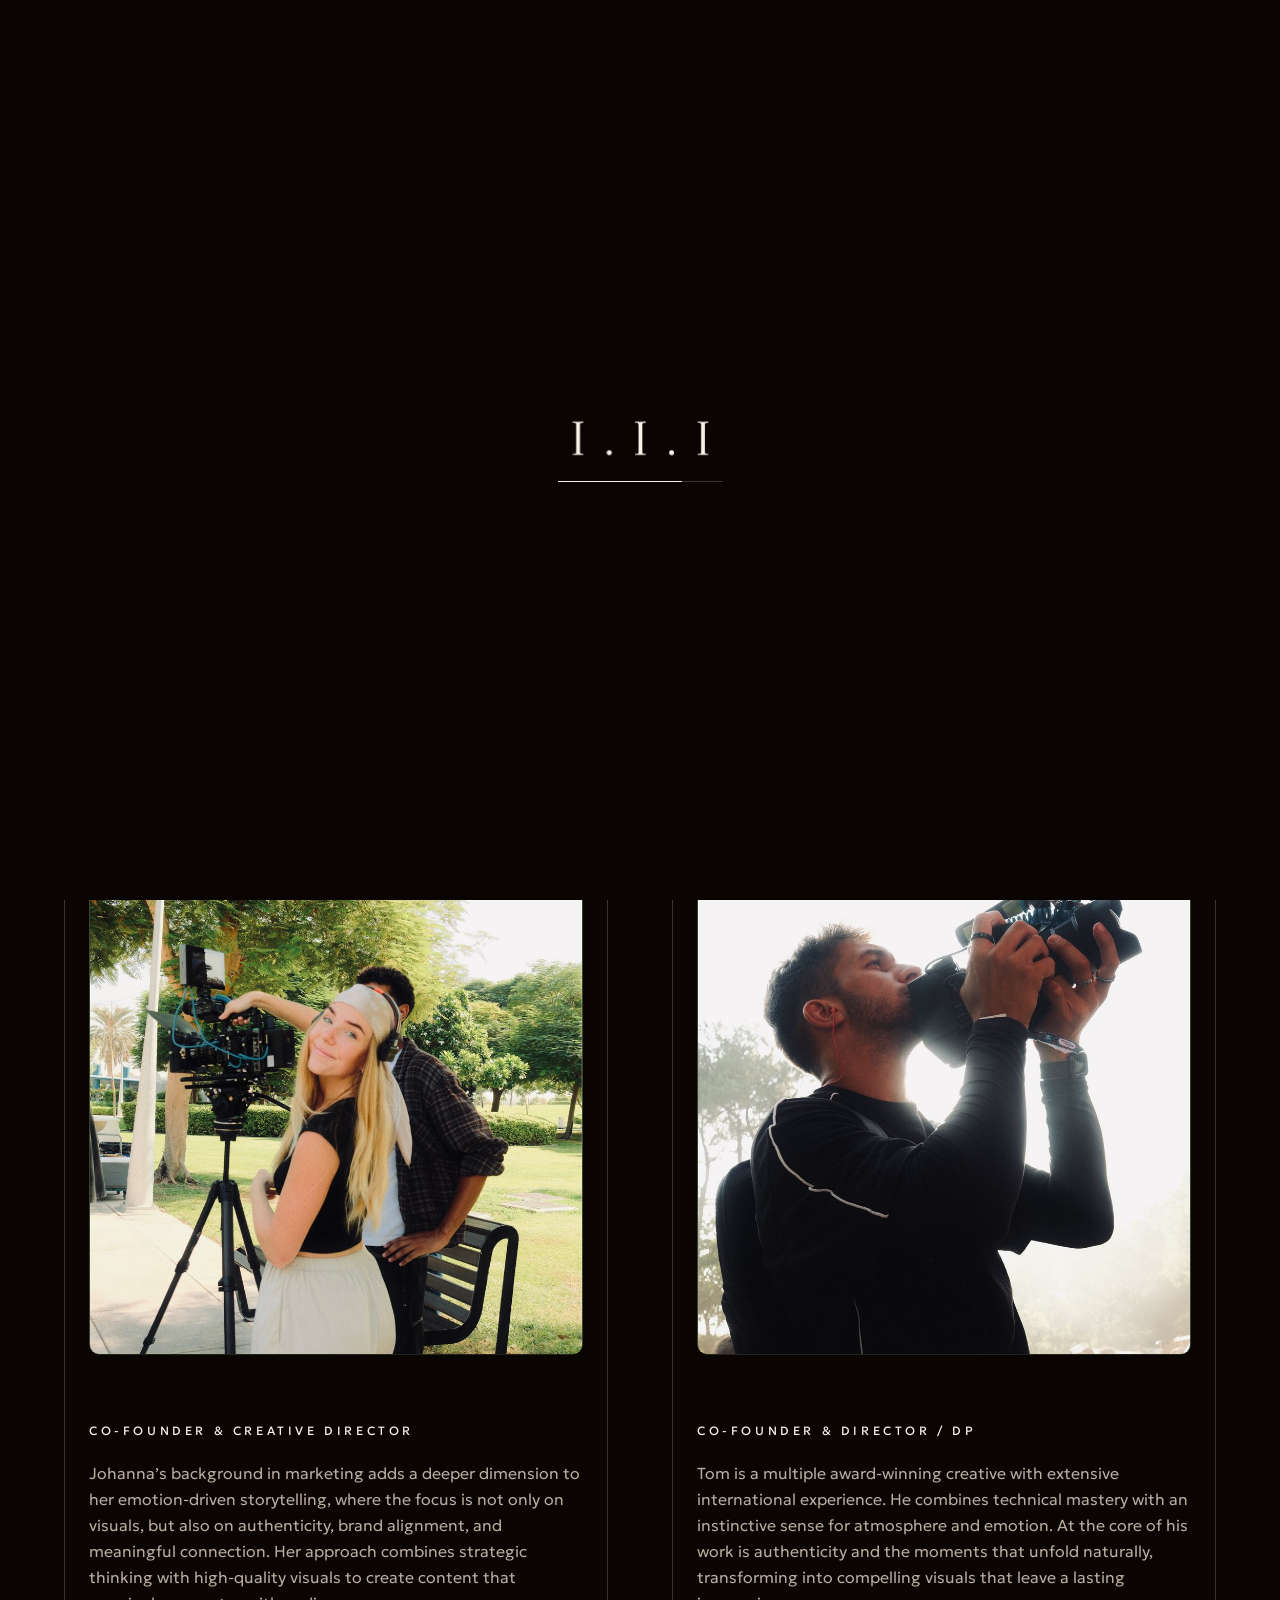
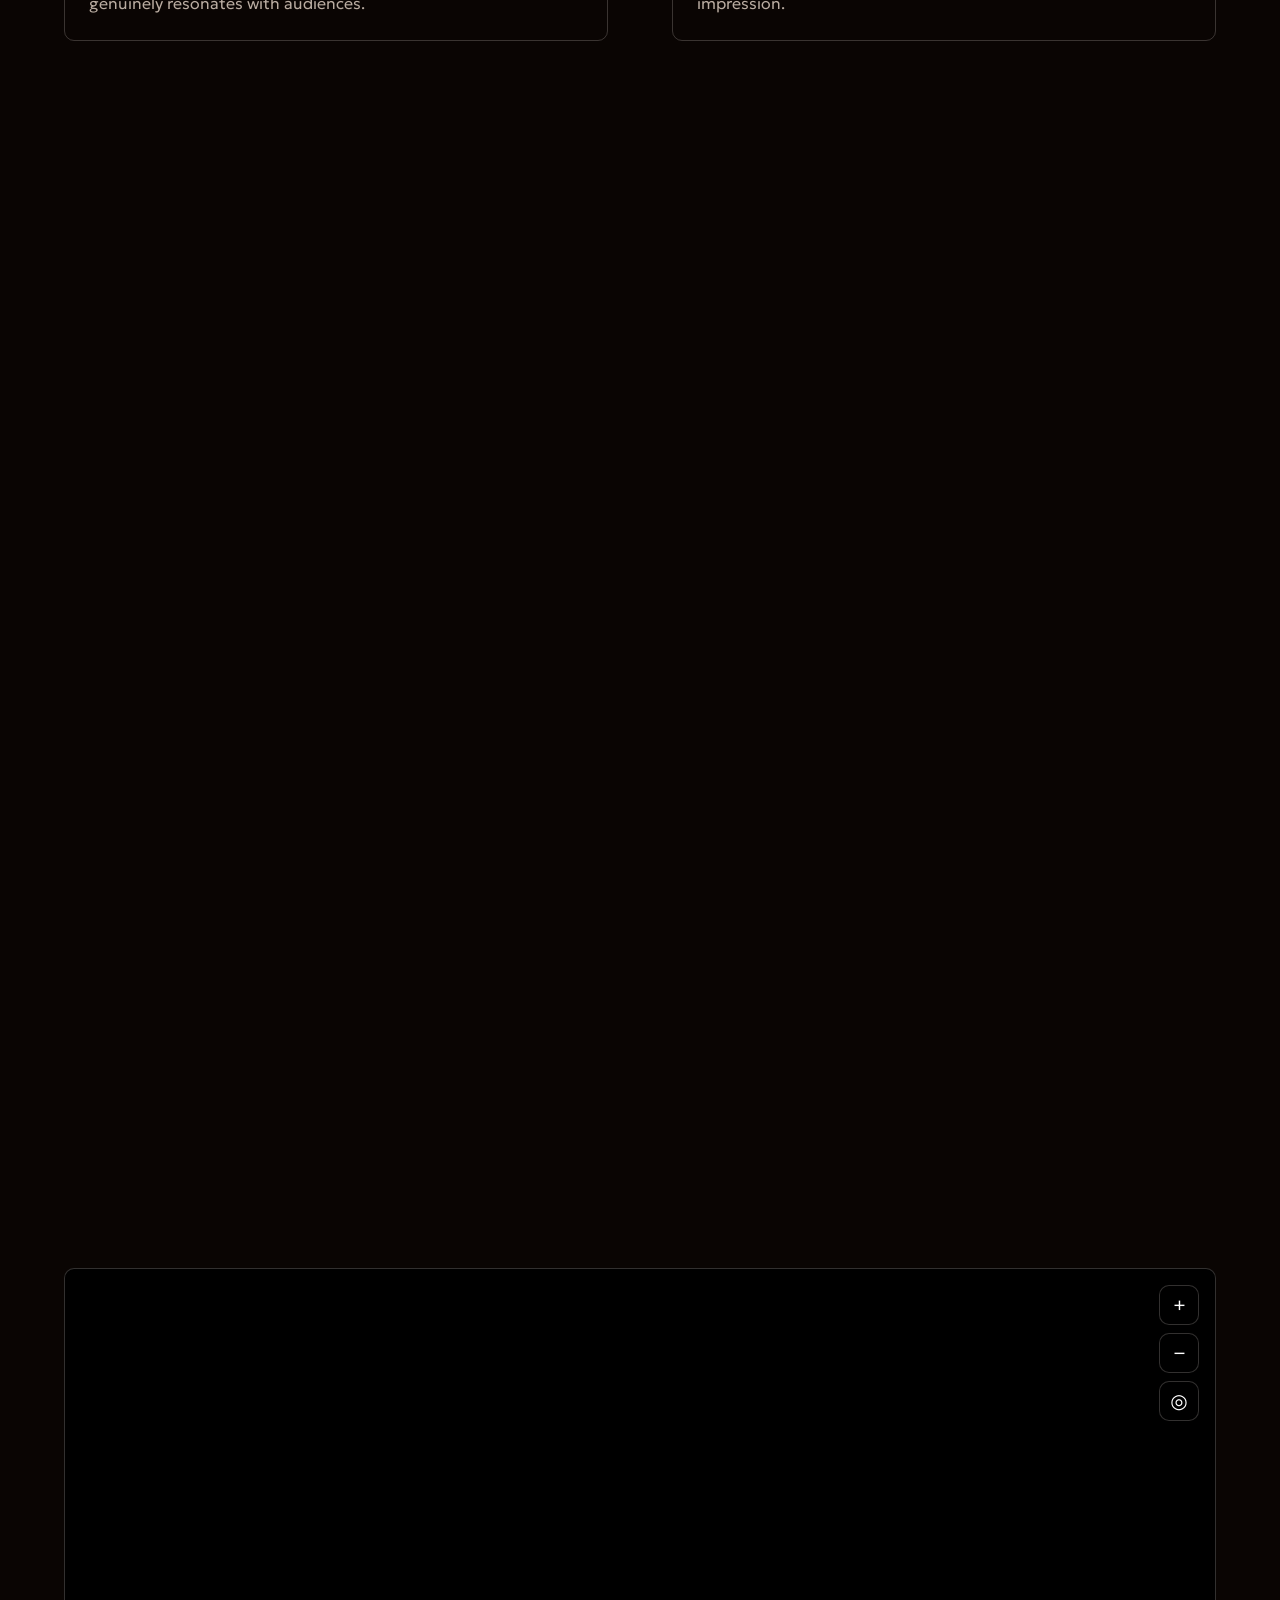
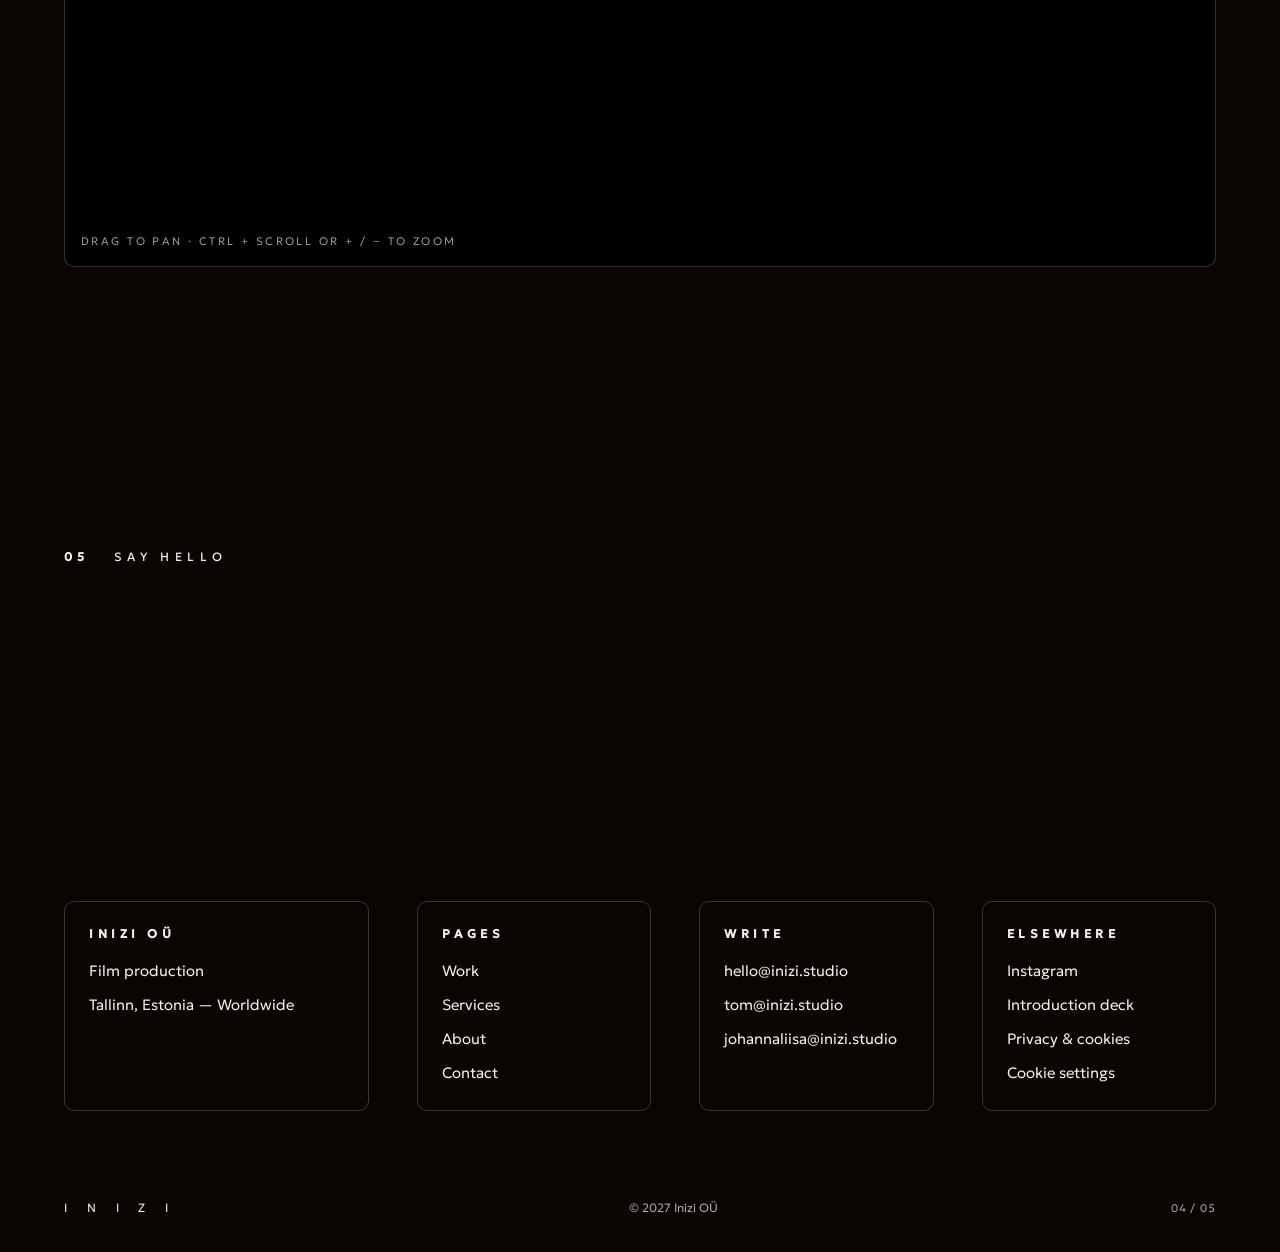
<file: about.html>
<!doctype html>
<html lang="en" class="no-js">
<head>
<meta charset="utf-8">
<meta name="viewport" content="width=device-width,initial-scale=1">
<title>About — Inizi</title>
<meta name="description" content="Inizi means beginnings. Meet Johanna-Liisa Meema and Tom Pacelli, the filmmakers behind Inizi in Tallinn.">

<meta http-equiv="Content-Security-Policy" content="default-src 'self'; script-src 'self' https://www.googletagmanager.com; style-src 'self'; font-src 'self'; img-src 'self' data: https://*.google-analytics.com https://*.googletagmanager.com; media-src 'self'; connect-src 'self' https://api.web3forms.com https://*.google-analytics.com https://*.analytics.google.com https://*.googletagmanager.com; object-src 'none'; base-uri 'none'; form-action 'none'">
<meta name="referrer" content="strict-origin-when-cross-origin">
<meta name="theme-color" content="#0a0503">
<meta name="color-scheme" content="dark">
<link rel="canonical" href="https://www.inizi.studio/about.html">
<link rel="alternate" hreflang="en" href="https://www.inizi.studio/about.html">
<link rel="alternate" hreflang="et" href="https://www.inizi.studio/et/about.html">
<link rel="alternate" hreflang="x-default" href="https://www.inizi.studio/about.html">
<meta property="og:site_name" content="Inizi">
<meta property="og:type" content="website">
<meta property="og:title" content="About — Inizi">
<meta property="og:description" content="Inizi means beginnings. Meet Johanna-Liisa Meema and Tom Pacelli, the filmmakers behind Inizi in Tallinn.">
<meta property="og:url" content="https://www.inizi.studio/about.html">
<meta property="og:locale" content="en_GB">
<meta property="og:image" content="https://www.inizi.studio/assets/img/og.png">
<meta name="twitter:card" content="summary_large_image">
<link rel="icon" href="assets/img/favicon.svg" type="image/svg+xml">
<link rel="apple-touch-icon" href="assets/img/apple-touch-icon.png">
<link rel="preload" href="fonts/geologica-latin-300-normal.woff2" as="font" type="font/woff2" crossorigin>
<script src="js/theme.js"></script>
<link rel="stylesheet" href="css/site.css">
<link rel="stylesheet" href="css/motion.css">

</head>
<body class="" data-assets="assets/">
<svg class="sprite" width="0" height="0" aria-hidden="true" focusable="false"><symbol id="wm" viewBox="0 0 117.01 20.34"><path d="M7.95,2.74v14.17c0,.53.03.91.08,1.15.05.24.21.39.47.45s.71.12,1.35.17c.02.18.02.35,0,.53-.39,0-.89,0-1.5-.03-.62-.02-1.1-.03-1.45-.03-.39,0-.88,0-1.48.03s-1.1.03-1.5.03c-.02-.18-.02-.35,0-.53.62-.05,1.06-.11,1.33-.16.27-.05.44-.18.5-.38.06-.2.09-.53.09-.99V2.98c0-.53-.04-.91-.11-1.14s-.24-.38-.5-.46-.7-.14-1.32-.17c-.02-.18-.02-.35,0-.53.26,0,.59,0,.96.01.38,0,.75.02,1.12.03.37,0,.68.01.92.01s.55,0,.91-.01c.36,0,.73-.02,1.1-.03.37,0,.68-.01.92-.01.02.18.02.35,0,.53-.62.05-1.06.11-1.32.16-.26.05-.43.18-.49.37-.06.19-.09.53-.09,1Z"/><path d="M40.04,19.67L27.5,3.43v13.36c0,.49.01.87.04,1.12.03.26.1.45.22.59.14.12.34.23.61.33.26.1.64.16,1.14.2.02.18.02.35,0,.53-.39,0-.81,0-1.28-.03s-.86-.03-1.17-.03-.71,0-1.17.03-.88.03-1.25.03c-.02-.18-.02-.35,0-.53.62-.07,1.06-.15,1.32-.24.26-.09.43-.26.49-.51.06-.26.09-.67.09-1.25V3.91c0-.69-.04-1.18-.11-1.49-.07-.31-.25-.52-.54-.62-.29-.11-.76-.19-1.41-.26-.02-.16-.02-.33,0-.5.4,0,.83,0,1.28.03s.89.03,1.33.03h.52c.29,0,.55,0,.78-.03l11.77,15.28V3.83c0-.48,0-.85-.03-1.12-.02-.27-.1-.47-.24-.59-.26-.3-.91-.48-1.95-.55-.02-.18-.02-.34,0-.5.37,0,.83,0,1.37.01.55,0,.98.01,1.29.01s.71,0,1.17-.01c.47,0,.89-.01,1.28-.01.02.16.02.33,0,.5-.62.07-1.06.15-1.33.25-.27.1-.44.27-.5.53-.06.26-.09.67-.09,1.25v15.97c-.12.04-.29.06-.52.08-.22.02-.41.03-.57.03Z"/><path d="M61.64,3.09v14.17c0,.53.03.91.08,1.15.05.24.21.39.47.45s.71.12,1.35.17c.02.18.02.35,0,.53-.39,0-.89,0-1.5-.03-.62-.02-1.1-.03-1.45-.03-.39,0-.88,0-1.48.03s-1.1.03-1.5.03c-.02-.18-.02-.35,0-.53.62-.05,1.06-.11,1.33-.16.27-.05.44-.18.5-.38.06-.2.09-.53.09-.99V3.33c0-.53-.04-.91-.11-1.14s-.24-.38-.5-.46-.7-.14-1.32-.17c-.02-.18-.02-.35,0-.53.26,0,.59,0,.96.01.38,0,.75.02,1.12.03.37,0,.68.01.92.01s.55,0,.91-.01c.36,0,.73-.02,1.1-.03.37,0,.68-.01.92-.01.02.18.02.35,0,.53-.62.05-1.06.11-1.32.16-.26.05-.43.18-.49.37-.06.19-.09.53-.09,1Z"/><path d="M92.25,1.45l-11.24,17.26h7.31c.72,0,1.27-.06,1.64-.17.37-.11.68-.33.92-.65.18-.23.36-.54.55-.92.19-.39.37-.85.53-1.37.16-.02.32-.02.48,0-.14.79-.27,1.53-.38,2.2-.11.68-.19,1.25-.22,1.73-.25,0-.99,0-2.22-.01-1.23,0-3.03-.01-5.38-.01-1.25,0-2.24,0-2.98.01-.74,0-1.32.02-1.76.03-.43,0-.82.01-1.17.01-.05-.14-.08-.27-.08-.4L89.48,1.87h-7.1c-.49,0-.92.04-1.28.11-.36.07-.66.23-.88.48-.18.19-.34.48-.5.87-.16.39-.3.83-.42,1.32-.18.02-.35.02-.53,0,.11-.63.2-1.26.28-1.87.08-.62.15-1.2.2-1.74,1.04.04,2.13.06,3.27.07,1.14,0,2.34.01,3.59.01s2.34,0,3.11-.01c.77,0,1.39-.02,1.85-.03.46,0,.83-.01,1.11-.01.02.05.03.11.05.17.02.06.03.14.03.22Z"/><path d="M111.19,3.09v14.17c0,.53.03.91.08,1.15.05.24.21.39.47.45s.71.12,1.35.17c.02.18.02.35,0,.53-.39,0-.89,0-1.5-.03-.62-.02-1.1-.03-1.45-.03-.39,0-.88,0-1.48.03s-1.1.03-1.5.03c-.02-.18-.02-.35,0-.53.62-.05,1.06-.11,1.33-.16.27-.05.44-.18.5-.38.06-.2.09-.53.09-.99V3.33c0-.53-.04-.91-.11-1.14s-.24-.38-.5-.46-.7-.14-1.32-.17c-.02-.18-.02-.35,0-.53.26,0,.59,0,.96.01.38,0,.75.02,1.12.03.37,0,.68.01.92.01s.55,0,.91-.01c.36,0,.73-.02,1.1-.03.37,0,.68-.01.92-.01.02.18.02.35,0,.53-.62.05-1.06.11-1.32.16-.26.05-.43.18-.49.37-.06.19-.09.53-.09,1Z"/></symbol><symbol id="sig" viewBox="0 0 92.16 22.86"><path d="M12.26,4.1v14.21c0,.53.03.91.08,1.15.05.24.21.39.48.45.26.06.71.12,1.35.17.02.18.02.35,0,.53-.39,0-.89,0-1.51-.03-.62-.02-1.1-.03-1.46-.03-.39,0-.88,0-1.48.03-.6.02-1.1.03-1.51.03-.02-.18-.02-.35,0-.53.62-.05,1.06-.11,1.34-.16.27-.05.44-.18.5-.38.06-.2.09-.53.09-.99V4.34c0-.53-.04-.91-.11-1.14-.07-.23-.24-.38-.5-.46-.26-.08-.7-.14-1.32-.17-.02-.18-.02-.35,0-.53.26,0,.59,0,.97.01.38,0,.75.02,1.12.03.37,0,.68.01.93.01s.55,0,.91-.01c.36,0,.73-.02,1.1-.03.37,0,.68-.01.93-.01.02.18.02.35,0,.53-.62.05-1.06.11-1.32.16s-.43.18-.49.37c-.06.19-.09.53-.09,1Z"/><path d="M27.22,19.39c0-.41.13-.74.4-1.02.26-.27.59-.41.98-.41.44,0,.79.15,1.05.44.26.29.38.62.38.99s-.13.72-.38,1.01c-.26.28-.6.42-1.05.42-.39,0-.71-.14-.98-.42-.26-.28-.4-.62-.4-1.01Z"/><path d="M47.1,4.1v14.21c0,.53.03.91.08,1.15.05.24.21.39.48.45.26.06.71.12,1.35.17.02.18.02.35,0,.53-.39,0-.89,0-1.51-.03-.62-.02-1.1-.03-1.46-.03-.39,0-.88,0-1.48.03-.6.02-1.1.03-1.51.03-.02-.18-.02-.35,0-.53.62-.05,1.06-.11,1.34-.16.27-.05.44-.18.5-.38.06-.2.09-.53.09-.99V4.34c0-.53-.04-.91-.11-1.14-.07-.23-.24-.38-.5-.46-.26-.08-.7-.14-1.32-.17-.02-.18-.02-.35,0-.53.26,0,.59,0,.97.01.38,0,.75.02,1.12.03.37,0,.68.01.93.01s.55,0,.91-.01c.36,0,.73-.02,1.1-.03.37,0,.68-.01.93-.01.02.18.02.35,0,.53-.62.05-1.06.11-1.32.16s-.43.18-.49.37c-.06.19-.09.53-.09,1Z"/><path d="M62.06,19.39c0-.41.13-.74.4-1.02.26-.27.59-.41.98-.41.44,0,.79.15,1.05.44.26.29.38.62.38.99s-.13.72-.38,1.01c-.26.28-.6.42-1.05.42-.39,0-.71-.14-.98-.42-.26-.28-.4-.62-.4-1.01Z"/><path d="M82.05,4.1v14.21c0,.53.03.91.08,1.15.05.24.21.39.48.45.26.06.71.12,1.35.17.02.18.02.35,0,.53-.39,0-.89,0-1.51-.03-.62-.02-1.1-.03-1.46-.03-.39,0-.88,0-1.48.03-.6.02-1.1.03-1.51.03-.02-.18-.02-.35,0-.53.62-.05,1.06-.11,1.34-.16.27-.05.44-.18.5-.38.06-.2.09-.53.09-.99V4.34c0-.53-.04-.91-.11-1.14-.07-.23-.24-.38-.5-.46-.26-.08-.7-.14-1.32-.17-.02-.18-.02-.35,0-.53.26,0,.59,0,.97.01.38,0,.75.02,1.12.03.37,0,.68.01.93.01s.55,0,.91-.01c.36,0,.73-.02,1.1-.03.37,0,.68-.01.93-.01.02.18.02.35,0,.53-.62.05-1.06.11-1.32.16s-.43.18-.49.37c-.06.19-.09.53-.09,1Z"/></symbol></svg>
<div class="loader" aria-hidden="true"><svg viewBox="0 0 92.16 22.86" class="logo"><path class="hl i0" d="M12.26,4.1v14.21c0,.53.03.91.08,1.15.05.24.21.39.48.45.26.06.71.12,1.35.17.02.18.02.35,0,.53-.39,0-.89,0-1.51-.03-.62-.02-1.1-.03-1.46-.03-.39,0-.88,0-1.48.03-.6.02-1.1.03-1.51.03-.02-.18-.02-.35,0-.53.62-.05,1.06-.11,1.34-.16.27-.05.44-.18.5-.38.06-.2.09-.53.09-.99V4.34c0-.53-.04-.91-.11-1.14-.07-.23-.24-.38-.5-.46-.26-.08-.7-.14-1.32-.17-.02-.18-.02-.35,0-.53.26,0,.59,0,.97.01.38,0,.75.02,1.12.03.37,0,.68.01.93.01s.55,0,.91-.01c.36,0,.73-.02,1.1-.03.37,0,.68-.01.93-.01.02.18.02.35,0,.53-.62.05-1.06.11-1.32.16s-.43.18-.49.37c-.06.19-.09.53-.09,1Z"/><path class="hl i1" d="M27.22,19.39c0-.41.13-.74.4-1.02.26-.27.59-.41.98-.41.44,0,.79.15,1.05.44.26.29.38.62.38.99s-.13.72-.38,1.01c-.26.28-.6.42-1.05.42-.39,0-.71-.14-.98-.42-.26-.28-.4-.62-.4-1.01Z"/><path class="hl i2" d="M47.1,4.1v14.21c0,.53.03.91.08,1.15.05.24.21.39.48.45.26.06.71.12,1.35.17.02.18.02.35,0,.53-.39,0-.89,0-1.51-.03-.62-.02-1.1-.03-1.46-.03-.39,0-.88,0-1.48.03-.6.02-1.1.03-1.51.03-.02-.18-.02-.35,0-.53.62-.05,1.06-.11,1.34-.16.27-.05.44-.18.5-.38.06-.2.09-.53.09-.99V4.34c0-.53-.04-.91-.11-1.14-.07-.23-.24-.38-.5-.46-.26-.08-.7-.14-1.32-.17-.02-.18-.02-.35,0-.53.26,0,.59,0,.97.01.38,0,.75.02,1.12.03.37,0,.68.01.93.01s.55,0,.91-.01c.36,0,.73-.02,1.1-.03.37,0,.68-.01.93-.01.02.18.02.35,0,.53-.62.05-1.06.11-1.32.16s-.43.18-.49.37c-.06.19-.09.53-.09,1Z"/><path class="hl i3" d="M62.06,19.39c0-.41.13-.74.4-1.02.26-.27.59-.41.98-.41.44,0,.79.15,1.05.44.26.29.38.62.38.99s-.13.72-.38,1.01c-.26.28-.6.42-1.05.42-.39,0-.71-.14-.98-.42-.26-.28-.4-.62-.4-1.01Z"/><path class="hl i4" d="M82.05,4.1v14.21c0,.53.03.91.08,1.15.05.24.21.39.48.45.26.06.71.12,1.35.17.02.18.02.35,0,.53-.39,0-.89,0-1.51-.03-.62-.02-1.1-.03-1.46-.03-.39,0-.88,0-1.48.03-.6.02-1.1.03-1.51.03-.02-.18-.02-.35,0-.53.62-.05,1.06-.11,1.34-.16.27-.05.44-.18.5-.38.06-.2.09-.53.09-.99V4.34c0-.53-.04-.91-.11-1.14-.07-.23-.24-.38-.5-.46-.26-.08-.7-.14-1.32-.17-.02-.18-.02-.35,0-.53.26,0,.59,0,.97.01.38,0,.75.02,1.12.03.37,0,.68.01.93.01s.55,0,.91-.01c.36,0,.73-.02,1.1-.03.37,0,.68-.01.93-.01.02.18.02.35,0,.53-.62.05-1.06.11-1.32.16s-.43.18-.49.37c-.06.19-.09.53-.09,1Z"/></svg><span class="loader__bar"><i></i></span></div>
<div class="progress" aria-hidden="true"><i></i></div>
<div class="cursor" id="cursor" aria-hidden="true"></div><div class="cursor-dot" id="cursorDot" aria-hidden="true"></div>
<a class="skip" href="#main">Skip to content</a>
<header class="nav">
  <a class="nav__logo" href="index.html" aria-label="Inizi — home"><svg viewBox="0 0 92.16 22.86" class="logo" role="img" aria-label="Inizi"><use href="#sig"/></svg></a>
  <button class="nav__toggle" type="button" aria-expanded="false" aria-controls="menu" data-open="Menu" data-close="Close" aria-label="Menu"><span class="nav__bars" aria-hidden="true"><i></i><i></i><i></i></span></button>
  <div class="nav__menu" id="menu"><nav class="nav__links" aria-label="Main"><a href="work.html">Work</a><a href="services.html">Services</a><a href="about.html" aria-current="page">About</a><a href="contact.html">Contact</a></nav><div class="lang" aria-label="Language"><a href="about.html" lang="en" hreflang="en" aria-current="true">EN</a><a href="et/about.html" lang="et" hreflang="et">EE</a></div><button class="theme" type="button" aria-pressed="false" data-to-day="Switch to day mode" data-to-night="Switch to night mode" aria-label="Switch to day mode"><svg class="theme__i theme__sun" viewBox="0 0 24 24" aria-hidden="true"><circle cx="12" cy="12" r="4.2"/><path d="M12 2.5v2.6M12 18.9v2.6M2.5 12h2.6M18.9 12h2.6M5.3 5.3l1.8 1.8M16.9 16.9l1.8 1.8M5.3 18.7l1.8-1.8M16.9 7.1l1.8-1.8"/></svg><svg class="theme__i theme__moon" viewBox="0 0 24 24" aria-hidden="true"><path d="M20 14.5A8.5 8.5 0 0 1 9.5 4a8.5 8.5 0 1 0 10.5 10.5z"/></svg></button></div>
</header>
<main id="main">
<section class="reel banner" data-reel="1" data-clip="2">
  <img class="banner__img" src="assets/img/still-ridge.jpg" alt="" decoding="async">
  <video class="reel__vid" muted playsinline preload="none" aria-hidden="true" tabindex="-1"></video>
  <video class="reel__vid" muted playsinline preload="none" aria-hidden="true" tabindex="-1"></video>
  <h1 class="display banner__t">Two filmmakers, <em>one mission.</em></h1>
</section>
<section class="section section--tight"><div class="wrap grid-2"><p class="body-lg reveal">Inizi was founded by Tom Pacelli and Johanna-Liisa Meema, brought together by a shared love for storytelling and the belief that every brand has a story worth telling. Our passion lies in capturing the beauty, emotion, and details that make an experience truly memorable.</p><p class="body-lg muted reveal">Our journey has taken us across the world, capturing moments that reflect the elegance and authenticity of some of the world’s most remarkable destinations.</p></div></section>
<section class="section section--tight"><div class="wrap"><div class="reveal u-mb8"><p class="label"><b>02</b><span>The team</span></p></div><div class="grid-2"><article class="person reveal"><div class="person__mark"><img src="assets/img/portrait-johanna.jpg" alt="Portrait of Johanna-Liisa Meema with a camera" width="960" height="1200" loading="lazy" decoding="async"></div><h3 class="title">Johanna-Liisa Meema</h3><p class="role">Co-founder &amp; Creative Director</p><p class="muted">Johanna’s background in marketing adds a deeper dimension to her emotion-driven storytelling, where the focus is not only on visuals, but also on authenticity, brand alignment, and meaningful connection. Her approach combines strategic thinking with high-quality visuals to create content that genuinely resonates with audiences.</p></article><article class="person reveal"><div class="person__mark"><img src="assets/img/portrait-tom.jpg" alt="Portrait of Tom Pacelli with a camera" width="960" height="1200" loading="lazy" decoding="async"></div><h3 class="title">Tom Pacelli</h3><p class="role">Co-founder &amp; Director / DP</p><p class="muted">Tom is a multiple award-winning creative with extensive international experience. He combines technical mastery with an instinctive sense for atmosphere and emotion. At the core of his work is authenticity and the moments that unfold naturally, transforming into compelling visuals that leave a lasting impression.</p></article></div><div class="grid-2 u-mt7"><p class="body-lg reveal">Supported by a world-class team of creatives, we craft visuals that feel natural while remaining intentionally refined.</p><p class="body-lg muted reveal">Our mission is to create campaigns that reflect the essence of your brand through elegant and immersive visual experiences.</p></div></div></section>
<section class="section section--tight"><div class="wrap"><div class="reveal u-mb8"><p class="label"><b>03</b><span>Behind the scenes</span></p></div><div class="bts"><div class="bts__row r1"><figure class="bts__i p reveal"><img src="assets/img/bts-1.jpg" alt="Filming a skyline at golden hour from a rooftop" loading="lazy" decoding="async"></figure><figure class="bts__i l reveal"><img src="assets/img/bts-2.jpg" alt="Interview set-up with soft light in a hotel suite" loading="lazy" decoding="async"></figure><figure class="bts__i l reveal"><img src="assets/img/bts-3.jpg" alt="Crew on location in the mountains at dusk" loading="lazy" decoding="async"></figure><figure class="bts__i p reveal"><img src="assets/img/bts-4.jpg" alt="Shooting from a moving car at night in the city" loading="lazy" decoding="async"></figure></div><div class="bts__row r2"><figure class="bts__i l reveal"><img src="assets/img/bts-5.jpg" alt="Silhouettes of the crew at a monitor on a studio set" loading="lazy" decoding="async"></figure><figure class="bts__i l reveal"><img src="assets/img/bts-6.jpg" alt="Johanna-Liisa checking the monitor on location" loading="lazy" decoding="async"></figure><figure class="bts__i p reveal"><img src="assets/img/bts-7.jpg" alt="Operating a camera at a festival with a crowd at the stage" loading="lazy" decoding="async"></figure><figure class="bts__i l reveal"><img src="assets/img/bts-8.jpg" alt="Reviewing a shot in a park in the morning light" loading="lazy" decoding="async"></figure></div></div></div></section>
<section class="section section--tight"><div class="wrap"><div class="reveal u-mb8"><p class="label"><b>04</b><span>Where we work</span></p></div><div class="split u-mb7"><h2 class="headline reveal">Based in Tallinn. <em>Working worldwide.</em></h2><p class="body-lg muted reveal">Based in Tallinn, Estonia. Working worldwide, in English, French and Estonian.</p></div><div class="map" data-map data-name="Tallinn, Estonia" data-tag="Based here" data-txt="Where every Inizi project begins. We travel wherever the story is."><div class="map__stage" tabindex="0" role="application" aria-label="Interactive black and white map. Inizi is based in Tallinn, Estonia."><svg class="map__svg" viewBox="0 0 1000 520" aria-hidden="true" focusable="false"></svg><div class="map__tip" role="status" aria-live="polite"></div><div class="map__ctrl"><button type="button" class="map__btn" data-z="in" aria-label="Zoom in">+</button><button type="button" class="map__btn" data-z="out" aria-label="Zoom out">&minus;</button><button type="button" class="map__btn" data-z="reset" aria-label="Reset map">&#9678;</button></div><p class="map__hint">Drag to pan · Ctrl + scroll or + / − to zoom</p></div></div></div></section>
<section class="section"><div class="wrap split"><p class="label"><b>05</b><span>Say hello</span></p><div class="stack"><p class="body-lg muted reveal">Tell us what you are making.</p><div class="btn-row reveal"><a class="btn" data-u="hello" data-d="inizi.studio" data-s="New project" data-keep="1" href="#">Start a project</a><a class="btn btn--ghost" href="https://canva.link/mb2xid1qvzzn16g" target="_blank" rel="noopener noreferrer">Explore our introduction deck</a></div></div></div></section>
</main>
<footer class="footer">
  <div class="footer__cols">
    <div><p class="colhead">Inizi OÜ</p><ul><li>Film production</li><li>Tallinn, Estonia — Worldwide</li></ul></div>
    <div><p class="colhead">Pages</p><ul><li><a href="work.html">Work</a></li><li><a href="services.html">Services</a></li><li><a href="about.html">About</a></li><li><a href="contact.html">Contact</a></li></ul></div>
    <div><p class="colhead">Write</p><ul><li><a data-u="hello" data-d="inizi.studio" href="#">hello [at] inizi.studio</a></li><li><a data-u="tom" data-d="inizi.studio" href="#">tom [at] inizi.studio</a></li><li><a data-u="johannaliisa" data-d="inizi.studio" href="#">johannaliisa [at] inizi.studio</a></li></ul></div>
    <div><p class="colhead">Elsewhere</p><ul><li><a href="https://www.instagram.com/inizi.studio" target="_blank" rel="noopener noreferrer">Instagram</a></li><li><a href="https://canva.link/mb2xid1qvzzn16g" target="_blank" rel="noopener noreferrer">Introduction deck</a></li><li><a href="privacy.html">Privacy & cookies</a></li><li><button class="linklike" type="button" data-consent-open>Cookie settings</button></li></ul></div>
  </div>
  <div class="footer__base"><span class="footer__mark">I N I Z I</span><span>© 2027 Inizi OÜ</span><span class="counter">04 / 05</span></div>
</footer>
<script src="js/map-data.js" defer></script>
<script src="js/loader.js" defer></script>
<script src="js/main.js" defer></script>
<script src="js/fx.js" defer></script>

<script src="js/consent.js" defer data-lang="en" data-privacy="privacy.html"></script>
</body>
</html>
</file>
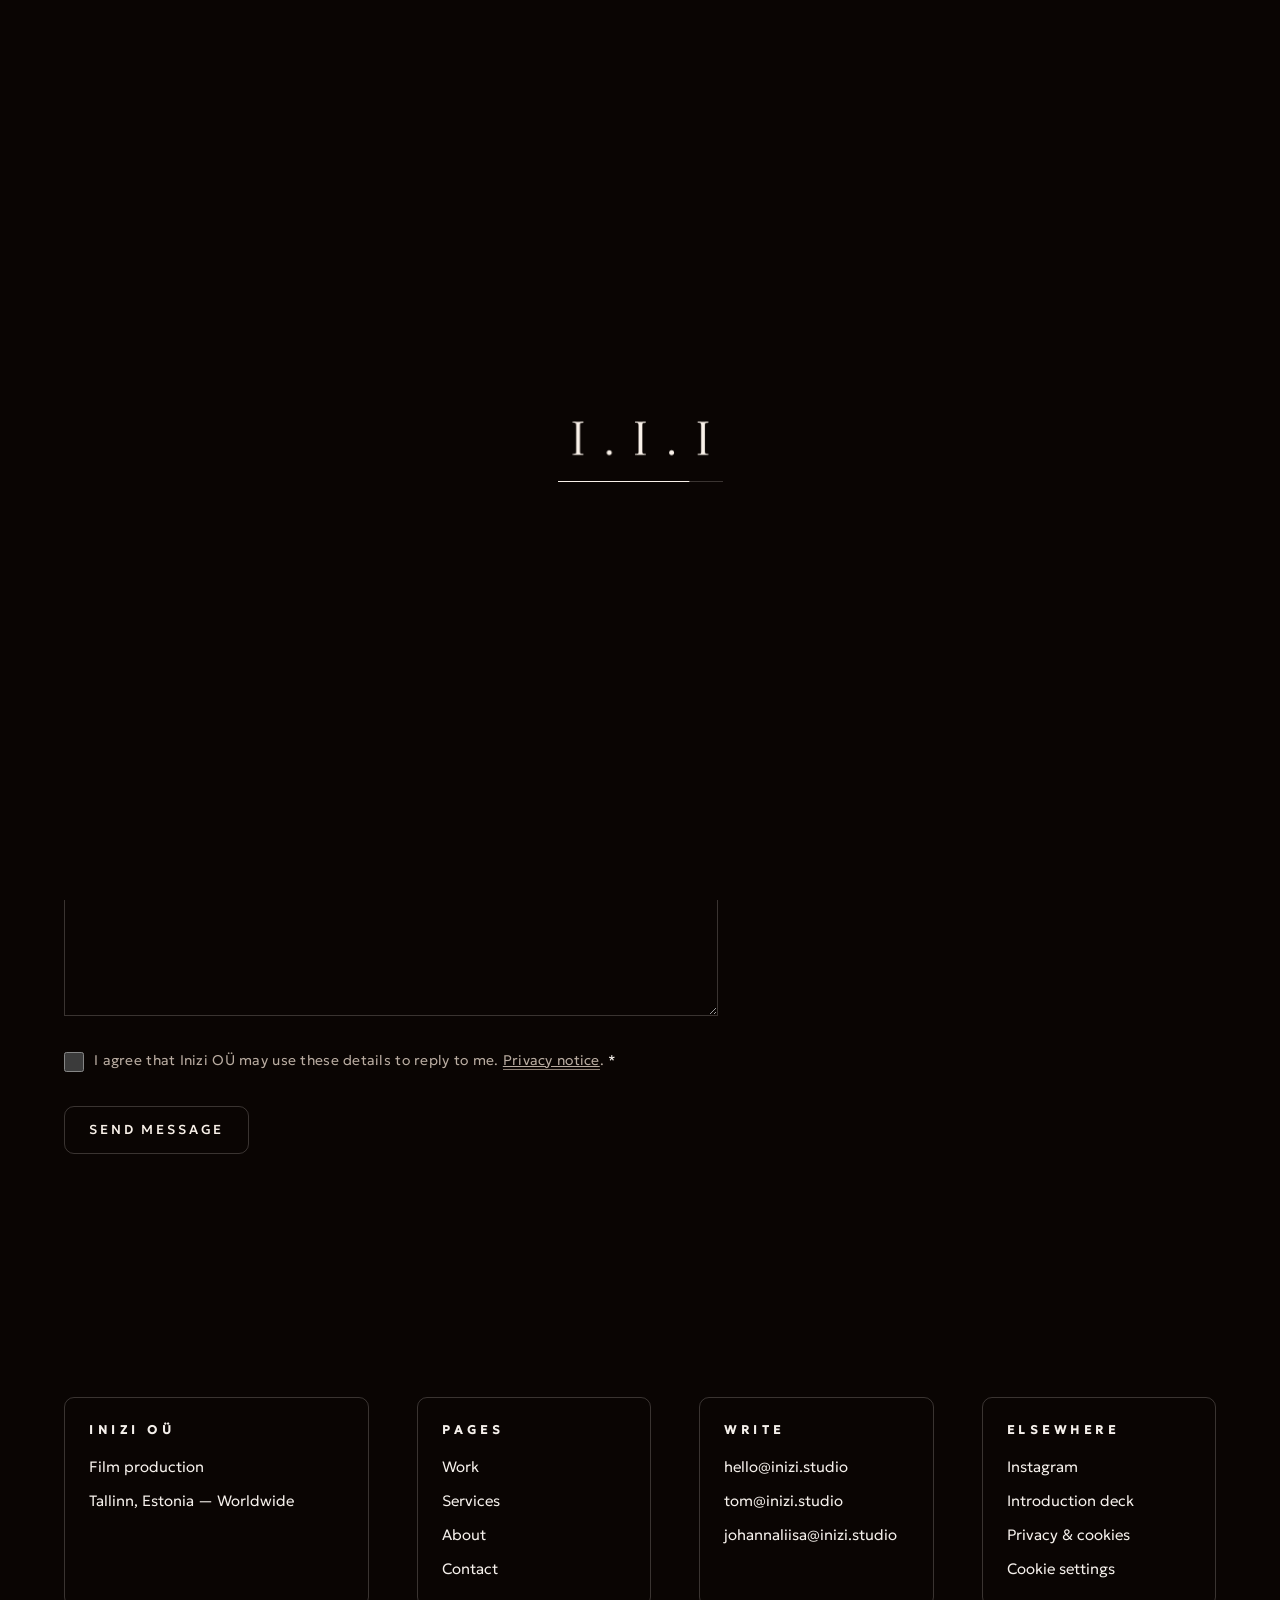
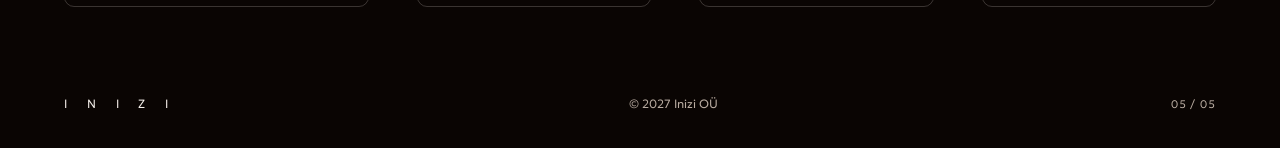
<file: contact.html>
<!doctype html>
<html lang="en" class="no-js">
<head>
<meta charset="utf-8">
<meta name="viewport" content="width=device-width,initial-scale=1">
<title>Contact — Inizi</title>
<meta name="description" content="Start a project with Inizi. Write to hello@inizi.studio or find us on Instagram.">

<meta http-equiv="Content-Security-Policy" content="default-src 'self'; script-src 'self' https://www.googletagmanager.com; style-src 'self'; font-src 'self'; img-src 'self' data: https://*.google-analytics.com https://*.googletagmanager.com; media-src 'self'; connect-src 'self' https://api.web3forms.com https://*.google-analytics.com https://*.analytics.google.com https://*.googletagmanager.com; object-src 'none'; base-uri 'none'; form-action 'none'">
<meta name="referrer" content="strict-origin-when-cross-origin">
<meta name="theme-color" content="#0a0503">
<meta name="color-scheme" content="dark">
<link rel="canonical" href="https://www.inizi.studio/contact.html">
<link rel="alternate" hreflang="en" href="https://www.inizi.studio/contact.html">
<link rel="alternate" hreflang="et" href="https://www.inizi.studio/et/contact.html">
<link rel="alternate" hreflang="x-default" href="https://www.inizi.studio/contact.html">
<meta property="og:site_name" content="Inizi">
<meta property="og:type" content="website">
<meta property="og:title" content="Contact — Inizi">
<meta property="og:description" content="Start a project with Inizi. Write to hello@inizi.studio or find us on Instagram.">
<meta property="og:url" content="https://www.inizi.studio/contact.html">
<meta property="og:locale" content="en_GB">
<meta property="og:image" content="https://www.inizi.studio/assets/img/og.png">
<meta name="twitter:card" content="summary_large_image">
<link rel="icon" href="assets/img/favicon.svg" type="image/svg+xml">
<link rel="apple-touch-icon" href="assets/img/apple-touch-icon.png">
<link rel="preload" href="fonts/geologica-latin-300-normal.woff2" as="font" type="font/woff2" crossorigin>
<script src="js/theme.js"></script>
<link rel="stylesheet" href="css/site.css">
<link rel="stylesheet" href="css/motion.css">

</head>
<body class="" data-assets="assets/">
<svg class="sprite" width="0" height="0" aria-hidden="true" focusable="false"><symbol id="wm" viewBox="0 0 117.01 20.34"><path d="M7.95,2.74v14.17c0,.53.03.91.08,1.15.05.24.21.39.47.45s.71.12,1.35.17c.02.18.02.35,0,.53-.39,0-.89,0-1.5-.03-.62-.02-1.1-.03-1.45-.03-.39,0-.88,0-1.48.03s-1.1.03-1.5.03c-.02-.18-.02-.35,0-.53.62-.05,1.06-.11,1.33-.16.27-.05.44-.18.5-.38.06-.2.09-.53.09-.99V2.98c0-.53-.04-.91-.11-1.14s-.24-.38-.5-.46-.7-.14-1.32-.17c-.02-.18-.02-.35,0-.53.26,0,.59,0,.96.01.38,0,.75.02,1.12.03.37,0,.68.01.92.01s.55,0,.91-.01c.36,0,.73-.02,1.1-.03.37,0,.68-.01.92-.01.02.18.02.35,0,.53-.62.05-1.06.11-1.32.16-.26.05-.43.18-.49.37-.06.19-.09.53-.09,1Z"/><path d="M40.04,19.67L27.5,3.43v13.36c0,.49.01.87.04,1.12.03.26.1.45.22.59.14.12.34.23.61.33.26.1.64.16,1.14.2.02.18.02.35,0,.53-.39,0-.81,0-1.28-.03s-.86-.03-1.17-.03-.71,0-1.17.03-.88.03-1.25.03c-.02-.18-.02-.35,0-.53.62-.07,1.06-.15,1.32-.24.26-.09.43-.26.49-.51.06-.26.09-.67.09-1.25V3.91c0-.69-.04-1.18-.11-1.49-.07-.31-.25-.52-.54-.62-.29-.11-.76-.19-1.41-.26-.02-.16-.02-.33,0-.5.4,0,.83,0,1.28.03s.89.03,1.33.03h.52c.29,0,.55,0,.78-.03l11.77,15.28V3.83c0-.48,0-.85-.03-1.12-.02-.27-.1-.47-.24-.59-.26-.3-.91-.48-1.95-.55-.02-.18-.02-.34,0-.5.37,0,.83,0,1.37.01.55,0,.98.01,1.29.01s.71,0,1.17-.01c.47,0,.89-.01,1.28-.01.02.16.02.33,0,.5-.62.07-1.06.15-1.33.25-.27.1-.44.27-.5.53-.06.26-.09.67-.09,1.25v15.97c-.12.04-.29.06-.52.08-.22.02-.41.03-.57.03Z"/><path d="M61.64,3.09v14.17c0,.53.03.91.08,1.15.05.24.21.39.47.45s.71.12,1.35.17c.02.18.02.35,0,.53-.39,0-.89,0-1.5-.03-.62-.02-1.1-.03-1.45-.03-.39,0-.88,0-1.48.03s-1.1.03-1.5.03c-.02-.18-.02-.35,0-.53.62-.05,1.06-.11,1.33-.16.27-.05.44-.18.5-.38.06-.2.09-.53.09-.99V3.33c0-.53-.04-.91-.11-1.14s-.24-.38-.5-.46-.7-.14-1.32-.17c-.02-.18-.02-.35,0-.53.26,0,.59,0,.96.01.38,0,.75.02,1.12.03.37,0,.68.01.92.01s.55,0,.91-.01c.36,0,.73-.02,1.1-.03.37,0,.68-.01.92-.01.02.18.02.35,0,.53-.62.05-1.06.11-1.32.16-.26.05-.43.18-.49.37-.06.19-.09.53-.09,1Z"/><path d="M92.25,1.45l-11.24,17.26h7.31c.72,0,1.27-.06,1.64-.17.37-.11.68-.33.92-.65.18-.23.36-.54.55-.92.19-.39.37-.85.53-1.37.16-.02.32-.02.48,0-.14.79-.27,1.53-.38,2.2-.11.68-.19,1.25-.22,1.73-.25,0-.99,0-2.22-.01-1.23,0-3.03-.01-5.38-.01-1.25,0-2.24,0-2.98.01-.74,0-1.32.02-1.76.03-.43,0-.82.01-1.17.01-.05-.14-.08-.27-.08-.4L89.48,1.87h-7.1c-.49,0-.92.04-1.28.11-.36.07-.66.23-.88.48-.18.19-.34.48-.5.87-.16.39-.3.83-.42,1.32-.18.02-.35.02-.53,0,.11-.63.2-1.26.28-1.87.08-.62.15-1.2.2-1.74,1.04.04,2.13.06,3.27.07,1.14,0,2.34.01,3.59.01s2.34,0,3.11-.01c.77,0,1.39-.02,1.85-.03.46,0,.83-.01,1.11-.01.02.05.03.11.05.17.02.06.03.14.03.22Z"/><path d="M111.19,3.09v14.17c0,.53.03.91.08,1.15.05.24.21.39.47.45s.71.12,1.35.17c.02.18.02.35,0,.53-.39,0-.89,0-1.5-.03-.62-.02-1.1-.03-1.45-.03-.39,0-.88,0-1.48.03s-1.1.03-1.5.03c-.02-.18-.02-.35,0-.53.62-.05,1.06-.11,1.33-.16.27-.05.44-.18.5-.38.06-.2.09-.53.09-.99V3.33c0-.53-.04-.91-.11-1.14s-.24-.38-.5-.46-.7-.14-1.32-.17c-.02-.18-.02-.35,0-.53.26,0,.59,0,.96.01.38,0,.75.02,1.12.03.37,0,.68.01.92.01s.55,0,.91-.01c.36,0,.73-.02,1.1-.03.37,0,.68-.01.92-.01.02.18.02.35,0,.53-.62.05-1.06.11-1.32.16-.26.05-.43.18-.49.37-.06.19-.09.53-.09,1Z"/></symbol><symbol id="sig" viewBox="0 0 92.16 22.86"><path d="M12.26,4.1v14.21c0,.53.03.91.08,1.15.05.24.21.39.48.45.26.06.71.12,1.35.17.02.18.02.35,0,.53-.39,0-.89,0-1.51-.03-.62-.02-1.1-.03-1.46-.03-.39,0-.88,0-1.48.03-.6.02-1.1.03-1.51.03-.02-.18-.02-.35,0-.53.62-.05,1.06-.11,1.34-.16.27-.05.44-.18.5-.38.06-.2.09-.53.09-.99V4.34c0-.53-.04-.91-.11-1.14-.07-.23-.24-.38-.5-.46-.26-.08-.7-.14-1.32-.17-.02-.18-.02-.35,0-.53.26,0,.59,0,.97.01.38,0,.75.02,1.12.03.37,0,.68.01.93.01s.55,0,.91-.01c.36,0,.73-.02,1.1-.03.37,0,.68-.01.93-.01.02.18.02.35,0,.53-.62.05-1.06.11-1.32.16s-.43.18-.49.37c-.06.19-.09.53-.09,1Z"/><path d="M27.22,19.39c0-.41.13-.74.4-1.02.26-.27.59-.41.98-.41.44,0,.79.15,1.05.44.26.29.38.62.38.99s-.13.72-.38,1.01c-.26.28-.6.42-1.05.42-.39,0-.71-.14-.98-.42-.26-.28-.4-.62-.4-1.01Z"/><path d="M47.1,4.1v14.21c0,.53.03.91.08,1.15.05.24.21.39.48.45.26.06.71.12,1.35.17.02.18.02.35,0,.53-.39,0-.89,0-1.51-.03-.62-.02-1.1-.03-1.46-.03-.39,0-.88,0-1.48.03-.6.02-1.1.03-1.51.03-.02-.18-.02-.35,0-.53.62-.05,1.06-.11,1.34-.16.27-.05.44-.18.5-.38.06-.2.09-.53.09-.99V4.34c0-.53-.04-.91-.11-1.14-.07-.23-.24-.38-.5-.46-.26-.08-.7-.14-1.32-.17-.02-.18-.02-.35,0-.53.26,0,.59,0,.97.01.38,0,.75.02,1.12.03.37,0,.68.01.93.01s.55,0,.91-.01c.36,0,.73-.02,1.1-.03.37,0,.68-.01.93-.01.02.18.02.35,0,.53-.62.05-1.06.11-1.32.16s-.43.18-.49.37c-.06.19-.09.53-.09,1Z"/><path d="M62.06,19.39c0-.41.13-.74.4-1.02.26-.27.59-.41.98-.41.44,0,.79.15,1.05.44.26.29.38.62.38.99s-.13.72-.38,1.01c-.26.28-.6.42-1.05.42-.39,0-.71-.14-.98-.42-.26-.28-.4-.62-.4-1.01Z"/><path d="M82.05,4.1v14.21c0,.53.03.91.08,1.15.05.24.21.39.48.45.26.06.71.12,1.35.17.02.18.02.35,0,.53-.39,0-.89,0-1.51-.03-.62-.02-1.1-.03-1.46-.03-.39,0-.88,0-1.48.03-.6.02-1.1.03-1.51.03-.02-.18-.02-.35,0-.53.62-.05,1.06-.11,1.34-.16.27-.05.44-.18.5-.38.06-.2.09-.53.09-.99V4.34c0-.53-.04-.91-.11-1.14-.07-.23-.24-.38-.5-.46-.26-.08-.7-.14-1.32-.17-.02-.18-.02-.35,0-.53.26,0,.59,0,.97.01.38,0,.75.02,1.12.03.37,0,.68.01.93.01s.55,0,.91-.01c.36,0,.73-.02,1.1-.03.37,0,.68-.01.93-.01.02.18.02.35,0,.53-.62.05-1.06.11-1.32.16s-.43.18-.49.37c-.06.19-.09.53-.09,1Z"/></symbol></svg>
<div class="loader" aria-hidden="true"><svg viewBox="0 0 92.16 22.86" class="logo"><path class="hl i0" d="M12.26,4.1v14.21c0,.53.03.91.08,1.15.05.24.21.39.48.45.26.06.71.12,1.35.17.02.18.02.35,0,.53-.39,0-.89,0-1.51-.03-.62-.02-1.1-.03-1.46-.03-.39,0-.88,0-1.48.03-.6.02-1.1.03-1.51.03-.02-.18-.02-.35,0-.53.62-.05,1.06-.11,1.34-.16.27-.05.44-.18.5-.38.06-.2.09-.53.09-.99V4.34c0-.53-.04-.91-.11-1.14-.07-.23-.24-.38-.5-.46-.26-.08-.7-.14-1.32-.17-.02-.18-.02-.35,0-.53.26,0,.59,0,.97.01.38,0,.75.02,1.12.03.37,0,.68.01.93.01s.55,0,.91-.01c.36,0,.73-.02,1.1-.03.37,0,.68-.01.93-.01.02.18.02.35,0,.53-.62.05-1.06.11-1.32.16s-.43.18-.49.37c-.06.19-.09.53-.09,1Z"/><path class="hl i1" d="M27.22,19.39c0-.41.13-.74.4-1.02.26-.27.59-.41.98-.41.44,0,.79.15,1.05.44.26.29.38.62.38.99s-.13.72-.38,1.01c-.26.28-.6.42-1.05.42-.39,0-.71-.14-.98-.42-.26-.28-.4-.62-.4-1.01Z"/><path class="hl i2" d="M47.1,4.1v14.21c0,.53.03.91.08,1.15.05.24.21.39.48.45.26.06.71.12,1.35.17.02.18.02.35,0,.53-.39,0-.89,0-1.51-.03-.62-.02-1.1-.03-1.46-.03-.39,0-.88,0-1.48.03-.6.02-1.1.03-1.51.03-.02-.18-.02-.35,0-.53.62-.05,1.06-.11,1.34-.16.27-.05.44-.18.5-.38.06-.2.09-.53.09-.99V4.34c0-.53-.04-.91-.11-1.14-.07-.23-.24-.38-.5-.46-.26-.08-.7-.14-1.32-.17-.02-.18-.02-.35,0-.53.26,0,.59,0,.97.01.38,0,.75.02,1.12.03.37,0,.68.01.93.01s.55,0,.91-.01c.36,0,.73-.02,1.1-.03.37,0,.68-.01.93-.01.02.18.02.35,0,.53-.62.05-1.06.11-1.32.16s-.43.18-.49.37c-.06.19-.09.53-.09,1Z"/><path class="hl i3" d="M62.06,19.39c0-.41.13-.74.4-1.02.26-.27.59-.41.98-.41.44,0,.79.15,1.05.44.26.29.38.62.38.99s-.13.72-.38,1.01c-.26.28-.6.42-1.05.42-.39,0-.71-.14-.98-.42-.26-.28-.4-.62-.4-1.01Z"/><path class="hl i4" d="M82.05,4.1v14.21c0,.53.03.91.08,1.15.05.24.21.39.48.45.26.06.71.12,1.35.17.02.18.02.35,0,.53-.39,0-.89,0-1.51-.03-.62-.02-1.1-.03-1.46-.03-.39,0-.88,0-1.48.03-.6.02-1.1.03-1.51.03-.02-.18-.02-.35,0-.53.62-.05,1.06-.11,1.34-.16.27-.05.44-.18.5-.38.06-.2.09-.53.09-.99V4.34c0-.53-.04-.91-.11-1.14-.07-.23-.24-.38-.5-.46-.26-.08-.7-.14-1.32-.17-.02-.18-.02-.35,0-.53.26,0,.59,0,.97.01.38,0,.75.02,1.12.03.37,0,.68.01.93.01s.55,0,.91-.01c.36,0,.73-.02,1.1-.03.37,0,.68-.01.93-.01.02.18.02.35,0,.53-.62.05-1.06.11-1.32.16s-.43.18-.49.37c-.06.19-.09.53-.09,1Z"/></svg><span class="loader__bar"><i></i></span></div>
<div class="progress" aria-hidden="true"><i></i></div>
<div class="cursor" id="cursor" aria-hidden="true"></div><div class="cursor-dot" id="cursorDot" aria-hidden="true"></div>
<a class="skip" href="#main">Skip to content</a>
<header class="nav">
  <a class="nav__logo" href="index.html" aria-label="Inizi — home"><svg viewBox="0 0 92.16 22.86" class="logo" role="img" aria-label="Inizi"><use href="#sig"/></svg></a>
  <button class="nav__toggle" type="button" aria-expanded="false" aria-controls="menu" data-open="Menu" data-close="Close" aria-label="Menu"><span class="nav__bars" aria-hidden="true"><i></i><i></i><i></i></span></button>
  <div class="nav__menu" id="menu"><nav class="nav__links" aria-label="Main"><a href="work.html">Work</a><a href="services.html">Services</a><a href="about.html">About</a><a href="contact.html" aria-current="page">Contact</a></nav><div class="lang" aria-label="Language"><a href="contact.html" lang="en" hreflang="en" aria-current="true">EN</a><a href="et/contact.html" lang="et" hreflang="et">EE</a></div><button class="theme" type="button" aria-pressed="false" data-to-day="Switch to day mode" data-to-night="Switch to night mode" aria-label="Switch to day mode"><svg class="theme__i theme__sun" viewBox="0 0 24 24" aria-hidden="true"><circle cx="12" cy="12" r="4.2"/><path d="M12 2.5v2.6M12 18.9v2.6M2.5 12h2.6M18.9 12h2.6M5.3 5.3l1.8 1.8M16.9 16.9l1.8 1.8M5.3 18.7l1.8-1.8M16.9 7.1l1.8-1.8"/></svg><svg class="theme__i theme__moon" viewBox="0 0 24 24" aria-hidden="true"><path d="M20 14.5A8.5 8.5 0 0 1 9.5 4a8.5 8.5 0 1 0 10.5 10.5z"/></svg></button></div>
</header>
<main id="main">
<header class="page-head wrap"><p class="label"><b>01</b><span>Contact</span></p><h1 class="display">Let’s <em>begin.</em></h1><p class="standfirst">Tell us what you are making and when, and we will come back to you.</p></header>
<section class="section section--tight"><div class="wrap contact-grid">
  <div class="contact-grid__form"><form class="cform" id="form" method="post" action="#" novalidate data-endpoint="https://api.web3forms.com/submit" data-key="2980827f-ba3e-4159-9117-a90e197b2ec4" data-lang="en" data-ok-t="Thank you." data-ok-p="Your message is on its way to us. We will come back to you soon." data-err="We could not send your message. Please try again in a moment, or write to us at " data-req="Please complete the required fields." data-sending="Sending…">
  <div class="cform__row">
    <p class="field"><label for="f-name">Name <abbr title="required">*</abbr></label><input id="f-name" name="name" type="text" autocomplete="name" maxlength="120" required></p>
    <p class="field"><label for="f-email">Email <abbr title="required">*</abbr></label><input id="f-email" name="email" type="email" autocomplete="email" maxlength="160" required></p>
  </div>
  <div class="cform__row">
    <p class="field"><label for="f-co">Company or project (optional)</label><input id="f-co" name="company" type="text" autocomplete="organization" maxlength="160"></p>
    <p class="field field--sel"><label for="f-int">I am interested in</label><select id="f-int" name="interest"><option value="">Choose one</option><option>A travel or destination film</option><option>Branded content</option><option>Social content or a retainer</option><option>Music or festival film</option><option>Something else</option></select></p>
  </div>
  <p class="field"><label for="f-when">When do you need it? (optional)</label><input id="f-when" name="timing" type="text" maxlength="120"></p>
  <p class="field"><label for="f-msg">Tell us about it <abbr title="required">*</abbr></label><textarea id="f-msg" name="message" rows="6" maxlength="4000" placeholder="What are you making, for whom, and what should it feel like?" required></textarea></p>
  <p class="field field--hp" aria-hidden="true"><label for="f-site">Leave this empty</label><input id="f-site" name="botcheck" type="text" tabindex="-1" autocomplete="off"></p>
  <p class="field field--check"><input id="f-ok" name="consent" type="checkbox" required><label for="f-ok">I agree that Inizi OÜ may use these details to reply to me. <a href="privacy.html">Privacy notice</a>. <abbr title="required">*</abbr></label></p>
  <div class="cform__foot"><button class="btn" type="submit"><span>Send message</span></button><p class="cform__status" role="status" aria-live="polite"></p></div>
  <noscript><p class="muted">The form needs JavaScript. Please enable it, or email us at <a data-u="hello" data-d="inizi.studio" href="#">hello [at] inizi.studio</a></p></noscript>
</form></div>
  <dl class="contact-list u-start">
    <div><dt>Social</dt><dd><a href="https://www.instagram.com/inizi.studio" target="_blank" rel="noopener noreferrer">Instagram: @inizi.studio</a></dd></div>
    <div><dt>Introduction deck</dt><dd><a href="https://canva.link/mb2xid1qvzzn16g" target="_blank" rel="noopener noreferrer">Open the deck</a></dd></div>
    <div><dt>Where</dt><dd><span>Tallinn, Estonia — Worldwide</span></dd></div>
  </dl>
</div></section>
</main>
<footer class="footer">
  <div class="footer__cols">
    <div><p class="colhead">Inizi OÜ</p><ul><li>Film production</li><li>Tallinn, Estonia — Worldwide</li></ul></div>
    <div><p class="colhead">Pages</p><ul><li><a href="work.html">Work</a></li><li><a href="services.html">Services</a></li><li><a href="about.html">About</a></li><li><a href="contact.html">Contact</a></li></ul></div>
    <div><p class="colhead">Write</p><ul><li><a data-u="hello" data-d="inizi.studio" href="#">hello [at] inizi.studio</a></li><li><a data-u="tom" data-d="inizi.studio" href="#">tom [at] inizi.studio</a></li><li><a data-u="johannaliisa" data-d="inizi.studio" href="#">johannaliisa [at] inizi.studio</a></li></ul></div>
    <div><p class="colhead">Elsewhere</p><ul><li><a href="https://www.instagram.com/inizi.studio" target="_blank" rel="noopener noreferrer">Instagram</a></li><li><a href="https://canva.link/mb2xid1qvzzn16g" target="_blank" rel="noopener noreferrer">Introduction deck</a></li><li><a href="privacy.html">Privacy & cookies</a></li><li><button class="linklike" type="button" data-consent-open>Cookie settings</button></li></ul></div>
  </div>
  <div class="footer__base"><span class="footer__mark">I N I Z I</span><span>© 2027 Inizi OÜ</span><span class="counter">05 / 05</span></div>
</footer>
<script src="js/map-data.js" defer></script>
<script src="js/loader.js" defer></script>
<script src="js/main.js" defer></script>
<script src="js/fx.js" defer></script>
<script src="js/form.js" defer></script>
<script src="js/consent.js" defer data-lang="en" data-privacy="privacy.html"></script>
</body>
</html>
</file>
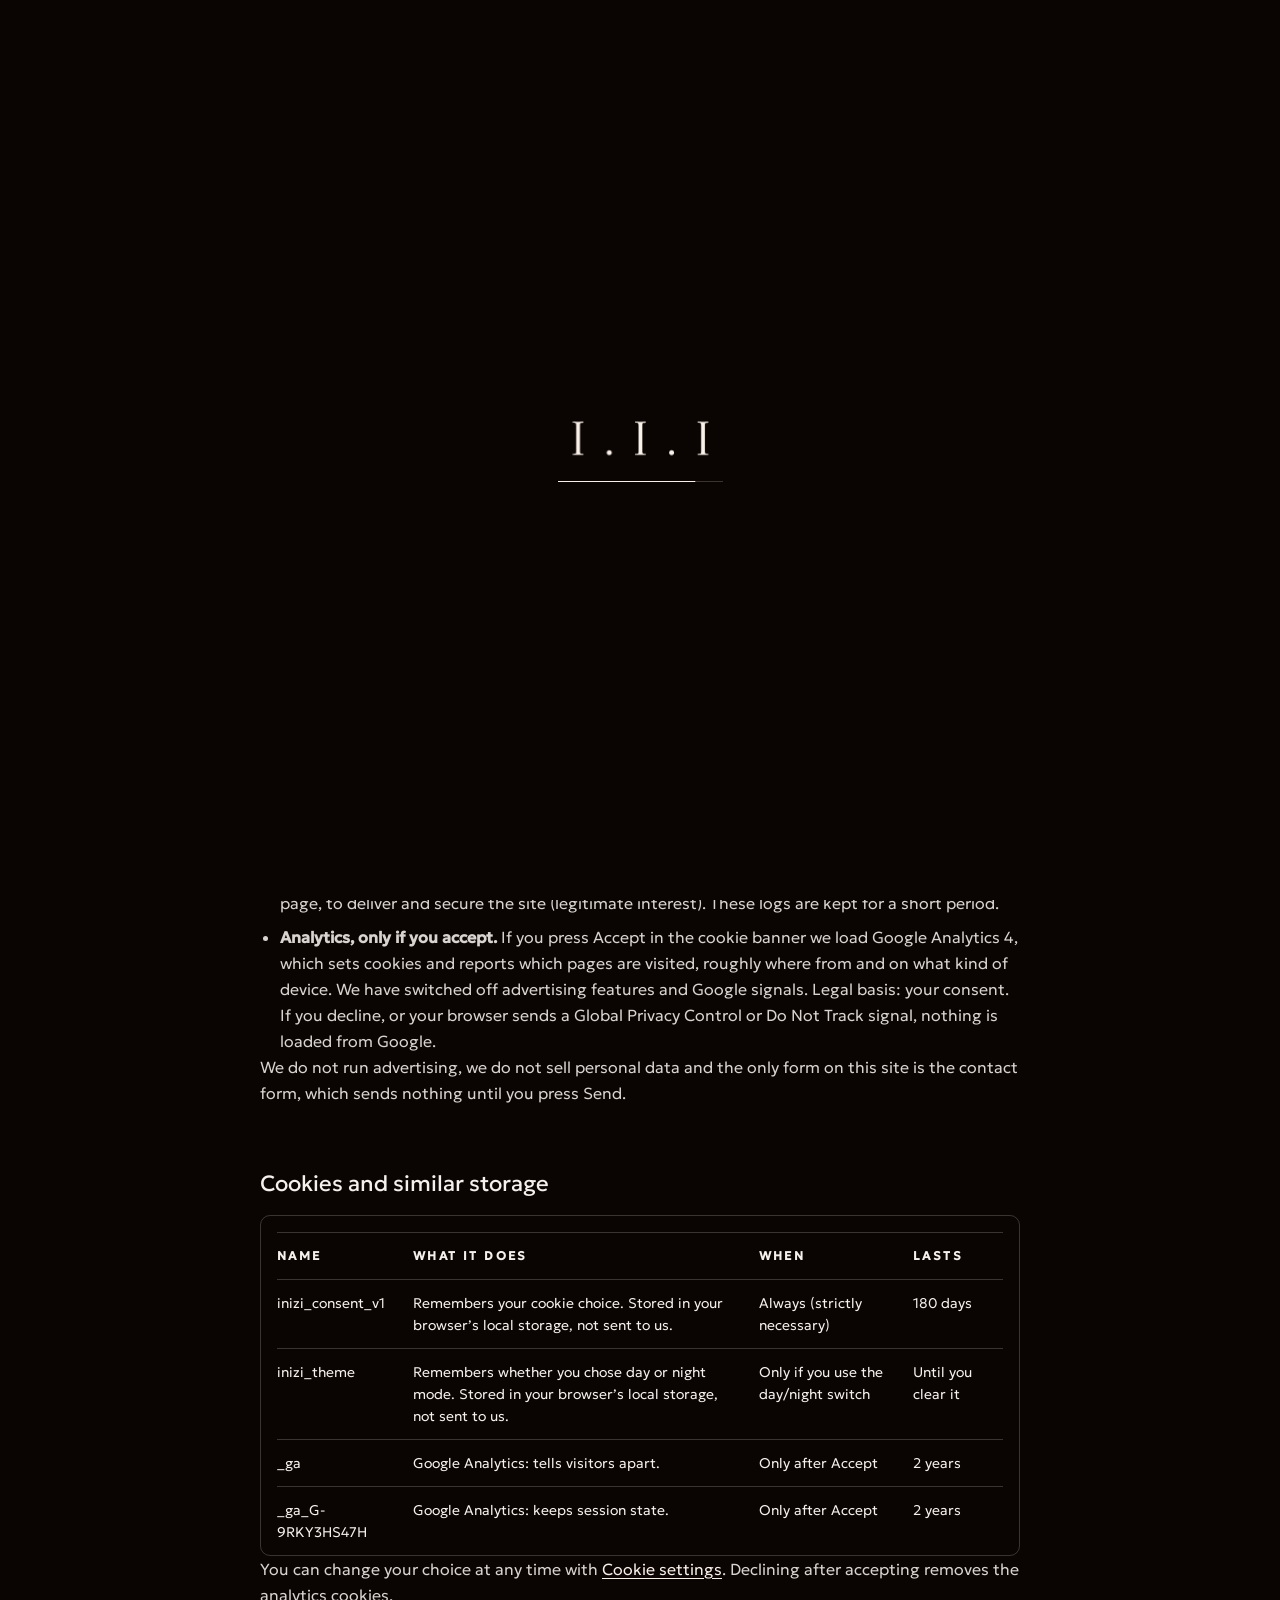
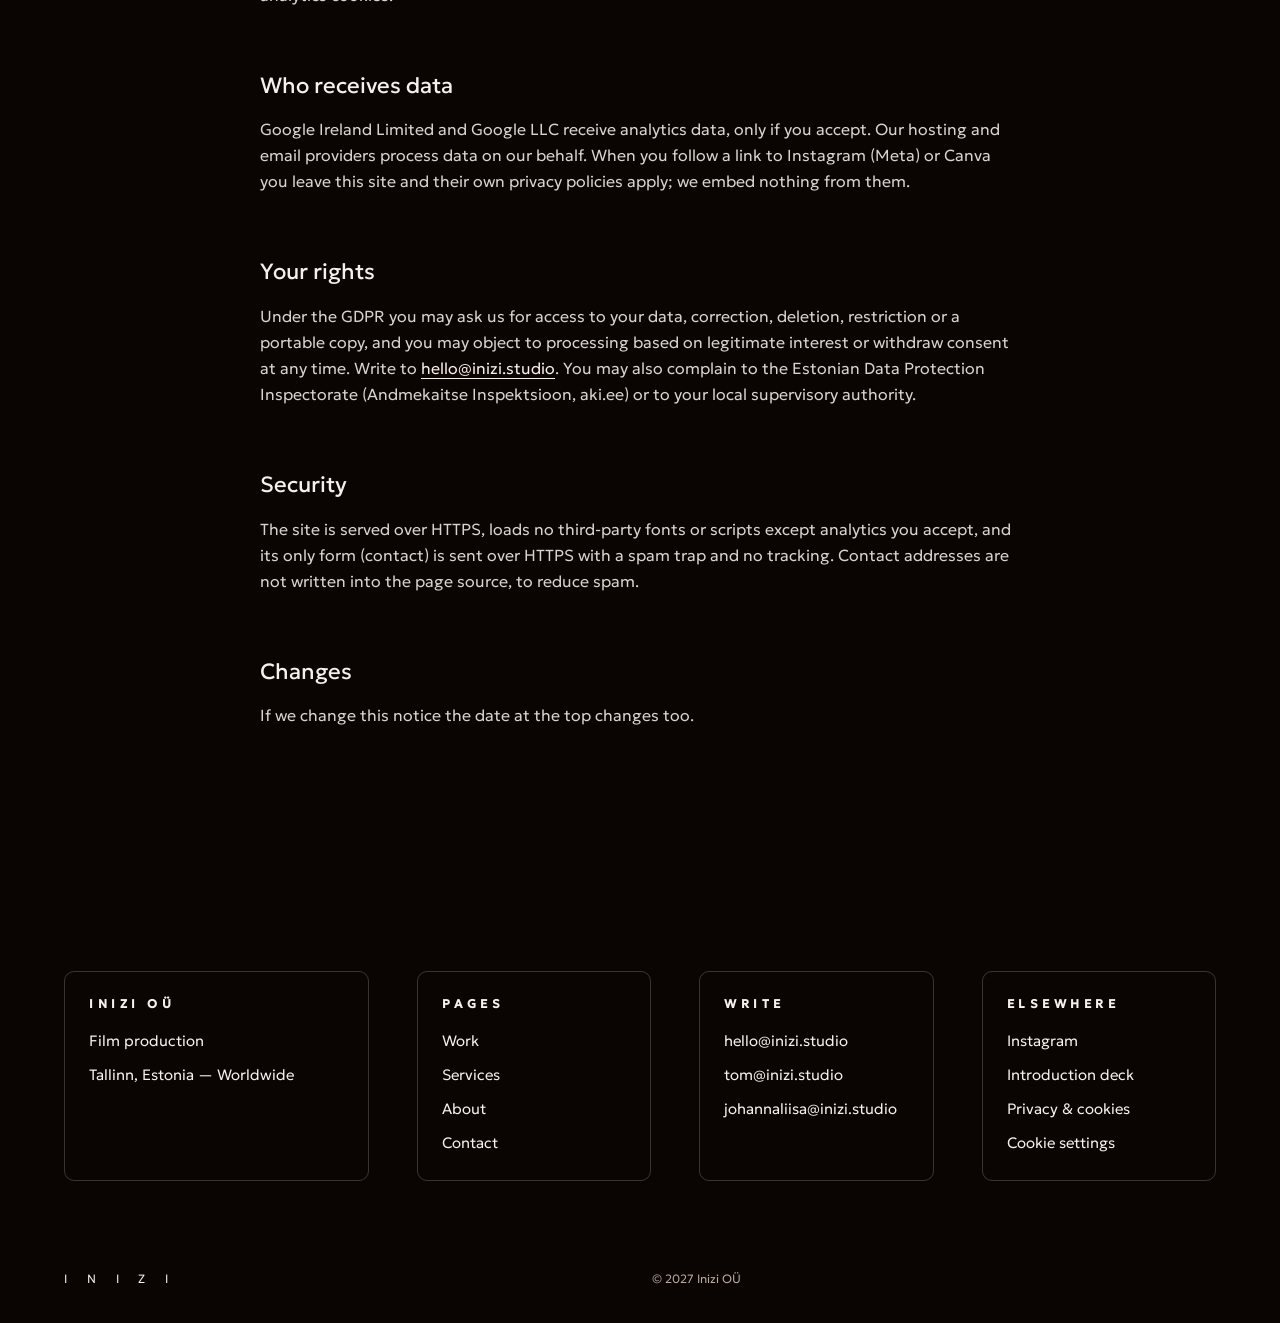
<file: privacy.html>
<!doctype html>
<html lang="en" class="no-js">
<head>
<meta charset="utf-8">
<meta name="viewport" content="width=device-width,initial-scale=1">
<title>Privacy &amp; cookies — Inizi</title>
<meta name="description" content="How Inizi OÜ handles personal data and cookies on this website.">

<meta http-equiv="Content-Security-Policy" content="default-src 'self'; script-src 'self' https://www.googletagmanager.com; style-src 'self'; font-src 'self'; img-src 'self' data: https://*.google-analytics.com https://*.googletagmanager.com; media-src 'self'; connect-src 'self' https://api.web3forms.com https://*.google-analytics.com https://*.analytics.google.com https://*.googletagmanager.com; object-src 'none'; base-uri 'none'; form-action 'none'">
<meta name="referrer" content="strict-origin-when-cross-origin">
<meta name="theme-color" content="#0a0503">
<meta name="color-scheme" content="dark">
<link rel="canonical" href="https://www.inizi.studio/privacy.html">
<link rel="alternate" hreflang="en" href="https://www.inizi.studio/privacy.html">
<link rel="alternate" hreflang="et" href="https://www.inizi.studio/et/privacy.html">
<link rel="alternate" hreflang="x-default" href="https://www.inizi.studio/privacy.html">
<meta property="og:site_name" content="Inizi">
<meta property="og:type" content="website">
<meta property="og:title" content="Privacy &amp; cookies — Inizi">
<meta property="og:description" content="How Inizi OÜ handles personal data and cookies on this website.">
<meta property="og:url" content="https://www.inizi.studio/privacy.html">
<meta property="og:locale" content="en_GB">
<meta property="og:image" content="https://www.inizi.studio/assets/img/og.png">
<meta name="twitter:card" content="summary_large_image">
<link rel="icon" href="assets/img/favicon.svg" type="image/svg+xml">
<link rel="apple-touch-icon" href="assets/img/apple-touch-icon.png">
<link rel="preload" href="fonts/geologica-latin-300-normal.woff2" as="font" type="font/woff2" crossorigin>
<script src="js/theme.js"></script>
<link rel="stylesheet" href="css/site.css">
<link rel="stylesheet" href="css/motion.css">

</head>
<body class="" data-assets="assets/">
<svg class="sprite" width="0" height="0" aria-hidden="true" focusable="false"><symbol id="wm" viewBox="0 0 117.01 20.34"><path d="M7.95,2.74v14.17c0,.53.03.91.08,1.15.05.24.21.39.47.45s.71.12,1.35.17c.02.18.02.35,0,.53-.39,0-.89,0-1.5-.03-.62-.02-1.1-.03-1.45-.03-.39,0-.88,0-1.48.03s-1.1.03-1.5.03c-.02-.18-.02-.35,0-.53.62-.05,1.06-.11,1.33-.16.27-.05.44-.18.5-.38.06-.2.09-.53.09-.99V2.98c0-.53-.04-.91-.11-1.14s-.24-.38-.5-.46-.7-.14-1.32-.17c-.02-.18-.02-.35,0-.53.26,0,.59,0,.96.01.38,0,.75.02,1.12.03.37,0,.68.01.92.01s.55,0,.91-.01c.36,0,.73-.02,1.1-.03.37,0,.68-.01.92-.01.02.18.02.35,0,.53-.62.05-1.06.11-1.32.16-.26.05-.43.18-.49.37-.06.19-.09.53-.09,1Z"/><path d="M40.04,19.67L27.5,3.43v13.36c0,.49.01.87.04,1.12.03.26.1.45.22.59.14.12.34.23.61.33.26.1.64.16,1.14.2.02.18.02.35,0,.53-.39,0-.81,0-1.28-.03s-.86-.03-1.17-.03-.71,0-1.17.03-.88.03-1.25.03c-.02-.18-.02-.35,0-.53.62-.07,1.06-.15,1.32-.24.26-.09.43-.26.49-.51.06-.26.09-.67.09-1.25V3.91c0-.69-.04-1.18-.11-1.49-.07-.31-.25-.52-.54-.62-.29-.11-.76-.19-1.41-.26-.02-.16-.02-.33,0-.5.4,0,.83,0,1.28.03s.89.03,1.33.03h.52c.29,0,.55,0,.78-.03l11.77,15.28V3.83c0-.48,0-.85-.03-1.12-.02-.27-.1-.47-.24-.59-.26-.3-.91-.48-1.95-.55-.02-.18-.02-.34,0-.5.37,0,.83,0,1.37.01.55,0,.98.01,1.29.01s.71,0,1.17-.01c.47,0,.89-.01,1.28-.01.02.16.02.33,0,.5-.62.07-1.06.15-1.33.25-.27.1-.44.27-.5.53-.06.26-.09.67-.09,1.25v15.97c-.12.04-.29.06-.52.08-.22.02-.41.03-.57.03Z"/><path d="M61.64,3.09v14.17c0,.53.03.91.08,1.15.05.24.21.39.47.45s.71.12,1.35.17c.02.18.02.35,0,.53-.39,0-.89,0-1.5-.03-.62-.02-1.1-.03-1.45-.03-.39,0-.88,0-1.48.03s-1.1.03-1.5.03c-.02-.18-.02-.35,0-.53.62-.05,1.06-.11,1.33-.16.27-.05.44-.18.5-.38.06-.2.09-.53.09-.99V3.33c0-.53-.04-.91-.11-1.14s-.24-.38-.5-.46-.7-.14-1.32-.17c-.02-.18-.02-.35,0-.53.26,0,.59,0,.96.01.38,0,.75.02,1.12.03.37,0,.68.01.92.01s.55,0,.91-.01c.36,0,.73-.02,1.1-.03.37,0,.68-.01.92-.01.02.18.02.35,0,.53-.62.05-1.06.11-1.32.16-.26.05-.43.18-.49.37-.06.19-.09.53-.09,1Z"/><path d="M92.25,1.45l-11.24,17.26h7.31c.72,0,1.27-.06,1.64-.17.37-.11.68-.33.92-.65.18-.23.36-.54.55-.92.19-.39.37-.85.53-1.37.16-.02.32-.02.48,0-.14.79-.27,1.53-.38,2.2-.11.68-.19,1.25-.22,1.73-.25,0-.99,0-2.22-.01-1.23,0-3.03-.01-5.38-.01-1.25,0-2.24,0-2.98.01-.74,0-1.32.02-1.76.03-.43,0-.82.01-1.17.01-.05-.14-.08-.27-.08-.4L89.48,1.87h-7.1c-.49,0-.92.04-1.28.11-.36.07-.66.23-.88.48-.18.19-.34.48-.5.87-.16.39-.3.83-.42,1.32-.18.02-.35.02-.53,0,.11-.63.2-1.26.28-1.87.08-.62.15-1.2.2-1.74,1.04.04,2.13.06,3.27.07,1.14,0,2.34.01,3.59.01s2.34,0,3.11-.01c.77,0,1.39-.02,1.85-.03.46,0,.83-.01,1.11-.01.02.05.03.11.05.17.02.06.03.14.03.22Z"/><path d="M111.19,3.09v14.17c0,.53.03.91.08,1.15.05.24.21.39.47.45s.71.12,1.35.17c.02.18.02.35,0,.53-.39,0-.89,0-1.5-.03-.62-.02-1.1-.03-1.45-.03-.39,0-.88,0-1.48.03s-1.1.03-1.5.03c-.02-.18-.02-.35,0-.53.62-.05,1.06-.11,1.33-.16.27-.05.44-.18.5-.38.06-.2.09-.53.09-.99V3.33c0-.53-.04-.91-.11-1.14s-.24-.38-.5-.46-.7-.14-1.32-.17c-.02-.18-.02-.35,0-.53.26,0,.59,0,.96.01.38,0,.75.02,1.12.03.37,0,.68.01.92.01s.55,0,.91-.01c.36,0,.73-.02,1.1-.03.37,0,.68-.01.92-.01.02.18.02.35,0,.53-.62.05-1.06.11-1.32.16-.26.05-.43.18-.49.37-.06.19-.09.53-.09,1Z"/></symbol><symbol id="sig" viewBox="0 0 92.16 22.86"><path d="M12.26,4.1v14.21c0,.53.03.91.08,1.15.05.24.21.39.48.45.26.06.71.12,1.35.17.02.18.02.35,0,.53-.39,0-.89,0-1.51-.03-.62-.02-1.1-.03-1.46-.03-.39,0-.88,0-1.48.03-.6.02-1.1.03-1.51.03-.02-.18-.02-.35,0-.53.62-.05,1.06-.11,1.34-.16.27-.05.44-.18.5-.38.06-.2.09-.53.09-.99V4.34c0-.53-.04-.91-.11-1.14-.07-.23-.24-.38-.5-.46-.26-.08-.7-.14-1.32-.17-.02-.18-.02-.35,0-.53.26,0,.59,0,.97.01.38,0,.75.02,1.12.03.37,0,.68.01.93.01s.55,0,.91-.01c.36,0,.73-.02,1.1-.03.37,0,.68-.01.93-.01.02.18.02.35,0,.53-.62.05-1.06.11-1.32.16s-.43.18-.49.37c-.06.19-.09.53-.09,1Z"/><path d="M27.22,19.39c0-.41.13-.74.4-1.02.26-.27.59-.41.98-.41.44,0,.79.15,1.05.44.26.29.38.62.38.99s-.13.72-.38,1.01c-.26.28-.6.42-1.05.42-.39,0-.71-.14-.98-.42-.26-.28-.4-.62-.4-1.01Z"/><path d="M47.1,4.1v14.21c0,.53.03.91.08,1.15.05.24.21.39.48.45.26.06.71.12,1.35.17.02.18.02.35,0,.53-.39,0-.89,0-1.51-.03-.62-.02-1.1-.03-1.46-.03-.39,0-.88,0-1.48.03-.6.02-1.1.03-1.51.03-.02-.18-.02-.35,0-.53.62-.05,1.06-.11,1.34-.16.27-.05.44-.18.5-.38.06-.2.09-.53.09-.99V4.34c0-.53-.04-.91-.11-1.14-.07-.23-.24-.38-.5-.46-.26-.08-.7-.14-1.32-.17-.02-.18-.02-.35,0-.53.26,0,.59,0,.97.01.38,0,.75.02,1.12.03.37,0,.68.01.93.01s.55,0,.91-.01c.36,0,.73-.02,1.1-.03.37,0,.68-.01.93-.01.02.18.02.35,0,.53-.62.05-1.06.11-1.32.16s-.43.18-.49.37c-.06.19-.09.53-.09,1Z"/><path d="M62.06,19.39c0-.41.13-.74.4-1.02.26-.27.59-.41.98-.41.44,0,.79.15,1.05.44.26.29.38.62.38.99s-.13.72-.38,1.01c-.26.28-.6.42-1.05.42-.39,0-.71-.14-.98-.42-.26-.28-.4-.62-.4-1.01Z"/><path d="M82.05,4.1v14.21c0,.53.03.91.08,1.15.05.24.21.39.48.45.26.06.71.12,1.35.17.02.18.02.35,0,.53-.39,0-.89,0-1.51-.03-.62-.02-1.1-.03-1.46-.03-.39,0-.88,0-1.48.03-.6.02-1.1.03-1.51.03-.02-.18-.02-.35,0-.53.62-.05,1.06-.11,1.34-.16.27-.05.44-.18.5-.38.06-.2.09-.53.09-.99V4.34c0-.53-.04-.91-.11-1.14-.07-.23-.24-.38-.5-.46-.26-.08-.7-.14-1.32-.17-.02-.18-.02-.35,0-.53.26,0,.59,0,.97.01.38,0,.75.02,1.12.03.37,0,.68.01.93.01s.55,0,.91-.01c.36,0,.73-.02,1.1-.03.37,0,.68-.01.93-.01.02.18.02.35,0,.53-.62.05-1.06.11-1.32.16s-.43.18-.49.37c-.06.19-.09.53-.09,1Z"/></symbol></svg>
<div class="loader" aria-hidden="true"><svg viewBox="0 0 92.16 22.86" class="logo"><path class="hl i0" d="M12.26,4.1v14.21c0,.53.03.91.08,1.15.05.24.21.39.48.45.26.06.71.12,1.35.17.02.18.02.35,0,.53-.39,0-.89,0-1.51-.03-.62-.02-1.1-.03-1.46-.03-.39,0-.88,0-1.48.03-.6.02-1.1.03-1.51.03-.02-.18-.02-.35,0-.53.62-.05,1.06-.11,1.34-.16.27-.05.44-.18.5-.38.06-.2.09-.53.09-.99V4.34c0-.53-.04-.91-.11-1.14-.07-.23-.24-.38-.5-.46-.26-.08-.7-.14-1.32-.17-.02-.18-.02-.35,0-.53.26,0,.59,0,.97.01.38,0,.75.02,1.12.03.37,0,.68.01.93.01s.55,0,.91-.01c.36,0,.73-.02,1.1-.03.37,0,.68-.01.93-.01.02.18.02.35,0,.53-.62.05-1.06.11-1.32.16s-.43.18-.49.37c-.06.19-.09.53-.09,1Z"/><path class="hl i1" d="M27.22,19.39c0-.41.13-.74.4-1.02.26-.27.59-.41.98-.41.44,0,.79.15,1.05.44.26.29.38.62.38.99s-.13.72-.38,1.01c-.26.28-.6.42-1.05.42-.39,0-.71-.14-.98-.42-.26-.28-.4-.62-.4-1.01Z"/><path class="hl i2" d="M47.1,4.1v14.21c0,.53.03.91.08,1.15.05.24.21.39.48.45.26.06.71.12,1.35.17.02.18.02.35,0,.53-.39,0-.89,0-1.51-.03-.62-.02-1.1-.03-1.46-.03-.39,0-.88,0-1.48.03-.6.02-1.1.03-1.51.03-.02-.18-.02-.35,0-.53.62-.05,1.06-.11,1.34-.16.27-.05.44-.18.5-.38.06-.2.09-.53.09-.99V4.34c0-.53-.04-.91-.11-1.14-.07-.23-.24-.38-.5-.46-.26-.08-.7-.14-1.32-.17-.02-.18-.02-.35,0-.53.26,0,.59,0,.97.01.38,0,.75.02,1.12.03.37,0,.68.01.93.01s.55,0,.91-.01c.36,0,.73-.02,1.1-.03.37,0,.68-.01.93-.01.02.18.02.35,0,.53-.62.05-1.06.11-1.32.16s-.43.18-.49.37c-.06.19-.09.53-.09,1Z"/><path class="hl i3" d="M62.06,19.39c0-.41.13-.74.4-1.02.26-.27.59-.41.98-.41.44,0,.79.15,1.05.44.26.29.38.62.38.99s-.13.72-.38,1.01c-.26.28-.6.42-1.05.42-.39,0-.71-.14-.98-.42-.26-.28-.4-.62-.4-1.01Z"/><path class="hl i4" d="M82.05,4.1v14.21c0,.53.03.91.08,1.15.05.24.21.39.48.45.26.06.71.12,1.35.17.02.18.02.35,0,.53-.39,0-.89,0-1.51-.03-.62-.02-1.1-.03-1.46-.03-.39,0-.88,0-1.48.03-.6.02-1.1.03-1.51.03-.02-.18-.02-.35,0-.53.62-.05,1.06-.11,1.34-.16.27-.05.44-.18.5-.38.06-.2.09-.53.09-.99V4.34c0-.53-.04-.91-.11-1.14-.07-.23-.24-.38-.5-.46-.26-.08-.7-.14-1.32-.17-.02-.18-.02-.35,0-.53.26,0,.59,0,.97.01.38,0,.75.02,1.12.03.37,0,.68.01.93.01s.55,0,.91-.01c.36,0,.73-.02,1.1-.03.37,0,.68-.01.93-.01.02.18.02.35,0,.53-.62.05-1.06.11-1.32.16s-.43.18-.49.37c-.06.19-.09.53-.09,1Z"/></svg><span class="loader__bar"><i></i></span></div>
<div class="progress" aria-hidden="true"><i></i></div>
<div class="cursor" id="cursor" aria-hidden="true"></div><div class="cursor-dot" id="cursorDot" aria-hidden="true"></div>
<a class="skip" href="#main">Skip to content</a>
<header class="nav">
  <a class="nav__logo" href="index.html" aria-label="Inizi — home"><svg viewBox="0 0 92.16 22.86" class="logo" role="img" aria-label="Inizi"><use href="#sig"/></svg></a>
  <button class="nav__toggle" type="button" aria-expanded="false" aria-controls="menu" data-open="Menu" data-close="Close" aria-label="Menu"><span class="nav__bars" aria-hidden="true"><i></i><i></i><i></i></span></button>
  <div class="nav__menu" id="menu"><nav class="nav__links" aria-label="Main"><a href="work.html">Work</a><a href="services.html">Services</a><a href="about.html">About</a><a href="contact.html">Contact</a></nav><div class="lang" aria-label="Language"><a href="privacy.html" lang="en" hreflang="en" aria-current="true">EN</a><a href="et/privacy.html" lang="et" hreflang="et">EE</a></div><button class="theme" type="button" aria-pressed="false" data-to-day="Switch to day mode" data-to-night="Switch to night mode" aria-label="Switch to day mode"><svg class="theme__i theme__sun" viewBox="0 0 24 24" aria-hidden="true"><circle cx="12" cy="12" r="4.2"/><path d="M12 2.5v2.6M12 18.9v2.6M2.5 12h2.6M18.9 12h2.6M5.3 5.3l1.8 1.8M16.9 16.9l1.8 1.8M5.3 18.7l1.8-1.8M16.9 7.1l1.8-1.8"/></svg><svg class="theme__i theme__moon" viewBox="0 0 24 24" aria-hidden="true"><path d="M20 14.5A8.5 8.5 0 0 1 9.5 4a8.5 8.5 0 1 0 10.5 10.5z"/></svg></button></div>
</header>
<main id="main">
<header class="page-head wrap"><p class="label"><b></b><span>Legal</span></p><h1 class="display">Privacy &amp; <em>cookies.</em></h1><p class="standfirst">Last updated 17 November 2026.</p></header>
<section class="section section--tight"><div class="wrap legal prose">
<h2>Who we are</h2>
<p>This website is run by Inizi OÜ, a film production company based in Tallinn, Estonia (“Inizi”, “we”). We are the controller of the personal data described below. You can reach us at <a data-u="hello" data-d="inizi.studio" href="#">hello [at] inizi.studio</a>.</p>
<h2>What we collect, and why</h2>
<ul>
<li><span class="strong">Messages you send us.</span> If you use the contact form we receive what you type into it (name, email, optional company, interest and timing, and your message); if you email us we receive your address, your message and anything you attach. The form is delivered to our inbox by Web3Forms, which processes it on our behalf and does not use it for its own purposes. We use it to reply and to run the project you ask about (legal basis: your request, or our legitimate interest in answering enquiries). We keep it for as long as the conversation or project needs, then as long as the law requires.</li>
<li><span class="strong">Server logs.</span> Our hosting provider records technical data such as IP address, time and requested page, to deliver and secure the site (legitimate interest). These logs are kept for a short period.</li>
<li><span class="strong">Analytics, only if you accept.</span> If you press Accept in the cookie banner we load Google Analytics 4, which sets cookies and reports which pages are visited, roughly where from and on what kind of device. We have switched off advertising features and Google signals. Legal basis: your consent. If you decline, or your browser sends a Global Privacy Control or Do Not Track signal, nothing is loaded from Google.</li>
</ul>
<p>We do not run advertising, we do not sell personal data and the only form on this site is the contact form, which sends nothing until you press Send.</p>
<h2>Cookies and similar storage</h2>
<div class="tablewrap"><table><thead><tr><th>Name</th><th>What it does</th><th>When</th><th>Lasts</th></tr></thead><tbody>
<tr><td>inizi_consent_v1</td><td>Remembers your cookie choice. Stored in your browser’s local storage, not sent to us.</td><td>Always (strictly necessary)</td><td>180 days</td></tr>
<tr><td>inizi_theme</td><td>Remembers whether you chose day or night mode. Stored in your browser’s local storage, not sent to us.</td><td>Only if you use the day/night switch</td><td>Until you clear it</td></tr>
<tr><td>_ga</td><td>Google Analytics: tells visitors apart.</td><td>Only after Accept</td><td>2 years</td></tr>
<tr><td>_ga_G-9RKY3HS47H</td><td>Google Analytics: keeps session state.</td><td>Only after Accept</td><td>2 years</td></tr>
</tbody></table></div>
<p>You can change your choice at any time with <button class="link linkbtn" type="button" data-consent-open>Cookie settings</button>. Declining after accepting removes the analytics cookies.</p>
<h2>Who receives data</h2>
<p>Google Ireland Limited and Google LLC receive analytics data, only if you accept. Our hosting and email providers process data on our behalf. When you follow a link to Instagram (Meta) or Canva you leave this site and their own privacy policies apply; we embed nothing from them.</p>
<h2>Your rights</h2>
<p>Under the GDPR you may ask us for access to your data, correction, deletion, restriction or a portable copy, and you may object to processing based on legitimate interest or withdraw consent at any time. Write to <a data-u="hello" data-d="inizi.studio" href="#">hello [at] inizi.studio</a>. You may also complain to the Estonian Data Protection Inspectorate (Andmekaitse Inspektsioon, aki.ee) or to your local supervisory authority.</p>
<h2>Security</h2>
<p>The site is served over HTTPS, loads no third-party fonts or scripts except analytics you accept, and its only form (contact) is sent over HTTPS with a spam trap and no tracking. Contact addresses are not written into the page source, to reduce spam.</p>
<h2>Changes</h2>
<p>If we change this notice the date at the top changes too.</p>
</div></section>
</main>
<footer class="footer">
  <div class="footer__cols">
    <div><p class="colhead">Inizi OÜ</p><ul><li>Film production</li><li>Tallinn, Estonia — Worldwide</li></ul></div>
    <div><p class="colhead">Pages</p><ul><li><a href="work.html">Work</a></li><li><a href="services.html">Services</a></li><li><a href="about.html">About</a></li><li><a href="contact.html">Contact</a></li></ul></div>
    <div><p class="colhead">Write</p><ul><li><a data-u="hello" data-d="inizi.studio" href="#">hello [at] inizi.studio</a></li><li><a data-u="tom" data-d="inizi.studio" href="#">tom [at] inizi.studio</a></li><li><a data-u="johannaliisa" data-d="inizi.studio" href="#">johannaliisa [at] inizi.studio</a></li></ul></div>
    <div><p class="colhead">Elsewhere</p><ul><li><a href="https://www.instagram.com/inizi.studio" target="_blank" rel="noopener noreferrer">Instagram</a></li><li><a href="https://canva.link/mb2xid1qvzzn16g" target="_blank" rel="noopener noreferrer">Introduction deck</a></li><li><a href="privacy.html">Privacy & cookies</a></li><li><button class="linklike" type="button" data-consent-open>Cookie settings</button></li></ul></div>
  </div>
  <div class="footer__base"><span class="footer__mark">I N I Z I</span><span>© 2027 Inizi OÜ</span><span class="counter"></span></div>
</footer>
<script src="js/map-data.js" defer></script>
<script src="js/loader.js" defer></script>
<script src="js/main.js" defer></script>
<script src="js/fx.js" defer></script>

<script src="js/consent.js" defer data-lang="en" data-privacy="privacy.html"></script>
</body>
</html>
</file>
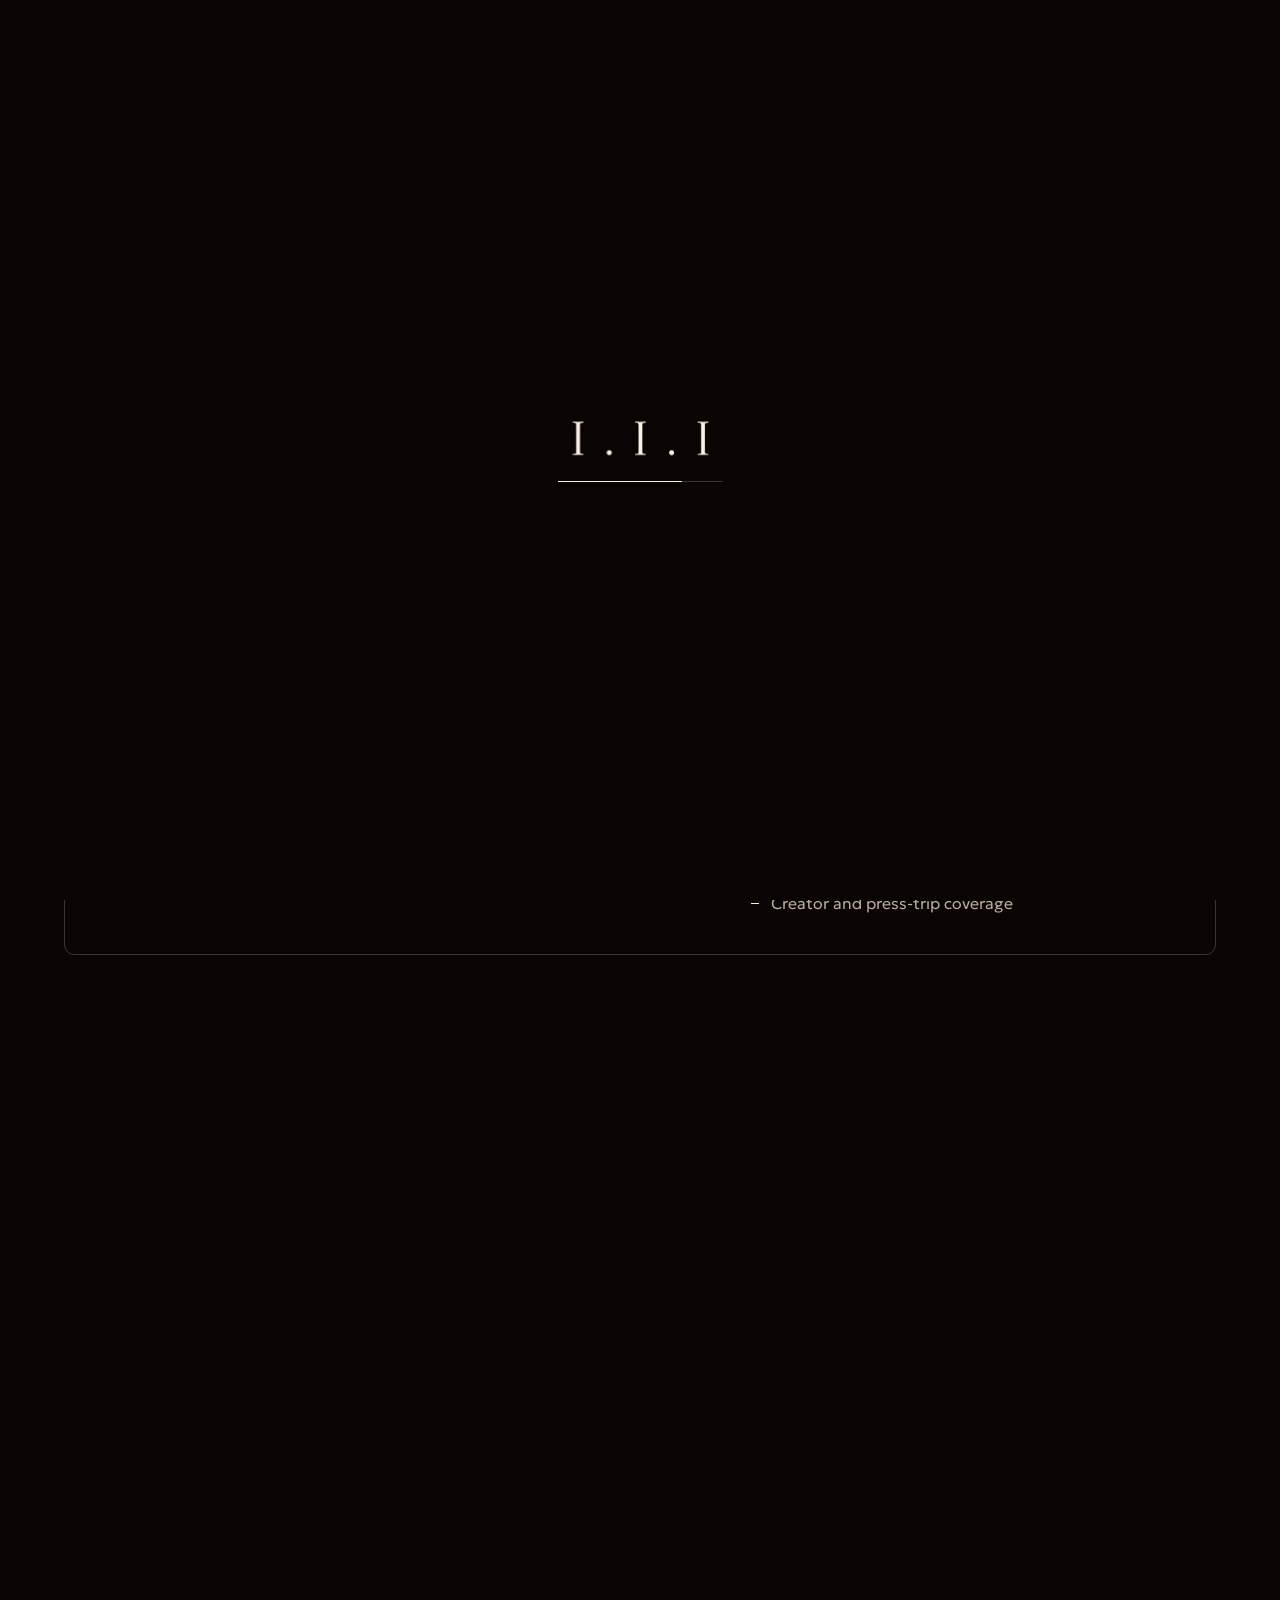
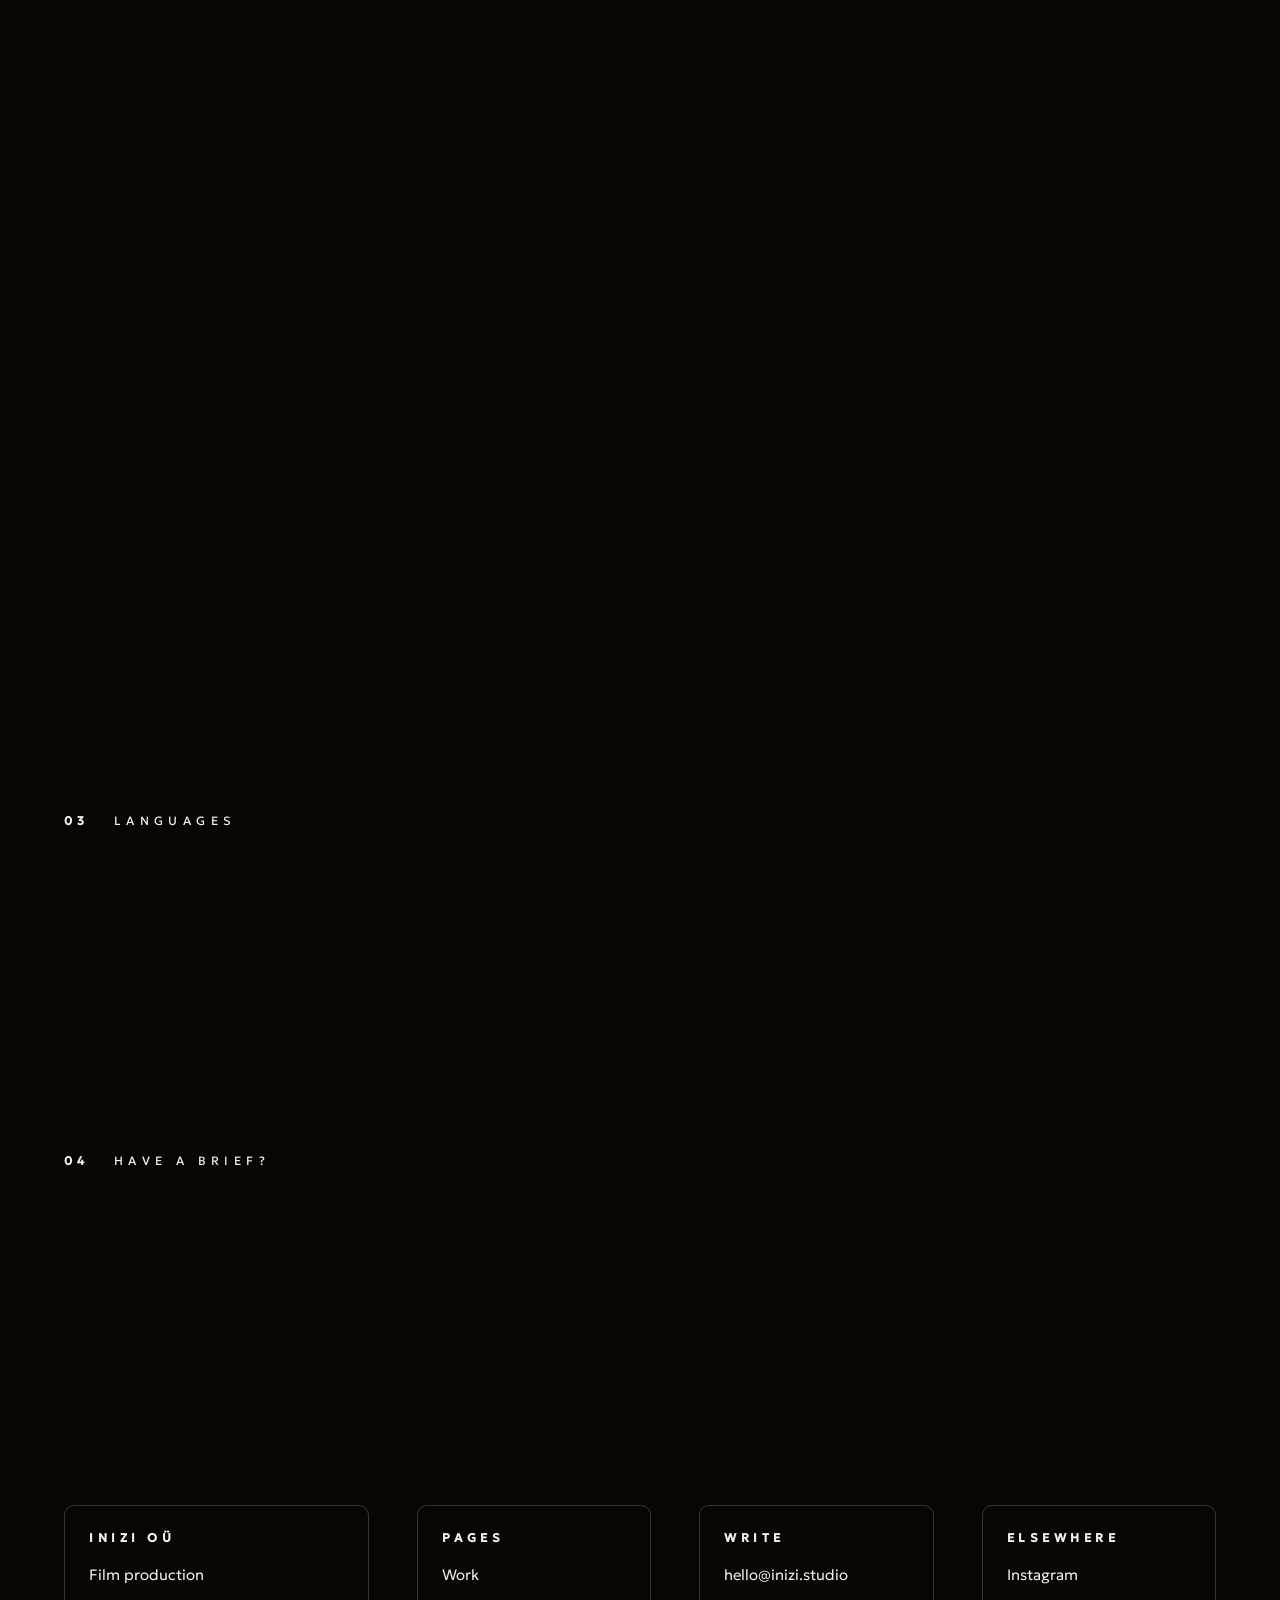
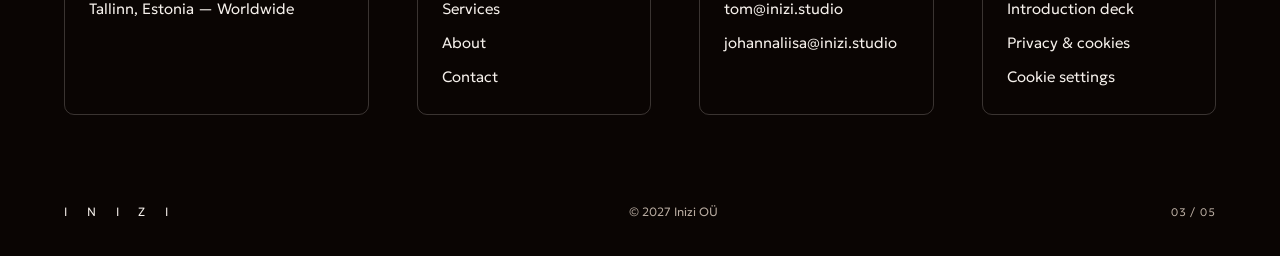
<file: services.html>
<!doctype html>
<html lang="en" class="no-js">
<head>
<meta charset="utf-8">
<meta name="viewport" content="width=device-width,initial-scale=1">
<title>Services — Inizi</title>
<meta name="description" content="Travel and destination films, branded content and marketing, social retainers, and music and events films from Inizi, Tallinn.">

<meta http-equiv="Content-Security-Policy" content="default-src 'self'; script-src 'self' https://www.googletagmanager.com; style-src 'self'; font-src 'self'; img-src 'self' data: https://*.google-analytics.com https://*.googletagmanager.com; media-src 'self'; connect-src 'self' https://api.web3forms.com https://*.google-analytics.com https://*.analytics.google.com https://*.googletagmanager.com; object-src 'none'; base-uri 'none'; form-action 'none'">
<meta name="referrer" content="strict-origin-when-cross-origin">
<meta name="theme-color" content="#0a0503">
<meta name="color-scheme" content="dark">
<link rel="canonical" href="https://www.inizi.studio/services.html">
<link rel="alternate" hreflang="en" href="https://www.inizi.studio/services.html">
<link rel="alternate" hreflang="et" href="https://www.inizi.studio/et/services.html">
<link rel="alternate" hreflang="x-default" href="https://www.inizi.studio/services.html">
<meta property="og:site_name" content="Inizi">
<meta property="og:type" content="website">
<meta property="og:title" content="Services — Inizi">
<meta property="og:description" content="Travel and destination films, branded content and marketing, social retainers, and music and events films from Inizi, Tallinn.">
<meta property="og:url" content="https://www.inizi.studio/services.html">
<meta property="og:locale" content="en_GB">
<meta property="og:image" content="https://www.inizi.studio/assets/img/og.png">
<meta name="twitter:card" content="summary_large_image">
<link rel="icon" href="assets/img/favicon.svg" type="image/svg+xml">
<link rel="apple-touch-icon" href="assets/img/apple-touch-icon.png">
<link rel="preload" href="fonts/geologica-latin-300-normal.woff2" as="font" type="font/woff2" crossorigin>
<script src="js/theme.js"></script>
<link rel="stylesheet" href="css/site.css">
<link rel="stylesheet" href="css/motion.css">

</head>
<body class="" data-assets="assets/">
<svg class="sprite" width="0" height="0" aria-hidden="true" focusable="false"><symbol id="wm" viewBox="0 0 117.01 20.34"><path d="M7.95,2.74v14.17c0,.53.03.91.08,1.15.05.24.21.39.47.45s.71.12,1.35.17c.02.18.02.35,0,.53-.39,0-.89,0-1.5-.03-.62-.02-1.1-.03-1.45-.03-.39,0-.88,0-1.48.03s-1.1.03-1.5.03c-.02-.18-.02-.35,0-.53.62-.05,1.06-.11,1.33-.16.27-.05.44-.18.5-.38.06-.2.09-.53.09-.99V2.98c0-.53-.04-.91-.11-1.14s-.24-.38-.5-.46-.7-.14-1.32-.17c-.02-.18-.02-.35,0-.53.26,0,.59,0,.96.01.38,0,.75.02,1.12.03.37,0,.68.01.92.01s.55,0,.91-.01c.36,0,.73-.02,1.1-.03.37,0,.68-.01.92-.01.02.18.02.35,0,.53-.62.05-1.06.11-1.32.16-.26.05-.43.18-.49.37-.06.19-.09.53-.09,1Z"/><path d="M40.04,19.67L27.5,3.43v13.36c0,.49.01.87.04,1.12.03.26.1.45.22.59.14.12.34.23.61.33.26.1.64.16,1.14.2.02.18.02.35,0,.53-.39,0-.81,0-1.28-.03s-.86-.03-1.17-.03-.71,0-1.17.03-.88.03-1.25.03c-.02-.18-.02-.35,0-.53.62-.07,1.06-.15,1.32-.24.26-.09.43-.26.49-.51.06-.26.09-.67.09-1.25V3.91c0-.69-.04-1.18-.11-1.49-.07-.31-.25-.52-.54-.62-.29-.11-.76-.19-1.41-.26-.02-.16-.02-.33,0-.5.4,0,.83,0,1.28.03s.89.03,1.33.03h.52c.29,0,.55,0,.78-.03l11.77,15.28V3.83c0-.48,0-.85-.03-1.12-.02-.27-.1-.47-.24-.59-.26-.3-.91-.48-1.95-.55-.02-.18-.02-.34,0-.5.37,0,.83,0,1.37.01.55,0,.98.01,1.29.01s.71,0,1.17-.01c.47,0,.89-.01,1.28-.01.02.16.02.33,0,.5-.62.07-1.06.15-1.33.25-.27.1-.44.27-.5.53-.06.26-.09.67-.09,1.25v15.97c-.12.04-.29.06-.52.08-.22.02-.41.03-.57.03Z"/><path d="M61.64,3.09v14.17c0,.53.03.91.08,1.15.05.24.21.39.47.45s.71.12,1.35.17c.02.18.02.35,0,.53-.39,0-.89,0-1.5-.03-.62-.02-1.1-.03-1.45-.03-.39,0-.88,0-1.48.03s-1.1.03-1.5.03c-.02-.18-.02-.35,0-.53.62-.05,1.06-.11,1.33-.16.27-.05.44-.18.5-.38.06-.2.09-.53.09-.99V3.33c0-.53-.04-.91-.11-1.14s-.24-.38-.5-.46-.7-.14-1.32-.17c-.02-.18-.02-.35,0-.53.26,0,.59,0,.96.01.38,0,.75.02,1.12.03.37,0,.68.01.92.01s.55,0,.91-.01c.36,0,.73-.02,1.1-.03.37,0,.68-.01.92-.01.02.18.02.35,0,.53-.62.05-1.06.11-1.32.16-.26.05-.43.18-.49.37-.06.19-.09.53-.09,1Z"/><path d="M92.25,1.45l-11.24,17.26h7.31c.72,0,1.27-.06,1.64-.17.37-.11.68-.33.92-.65.18-.23.36-.54.55-.92.19-.39.37-.85.53-1.37.16-.02.32-.02.48,0-.14.79-.27,1.53-.38,2.2-.11.68-.19,1.25-.22,1.73-.25,0-.99,0-2.22-.01-1.23,0-3.03-.01-5.38-.01-1.25,0-2.24,0-2.98.01-.74,0-1.32.02-1.76.03-.43,0-.82.01-1.17.01-.05-.14-.08-.27-.08-.4L89.48,1.87h-7.1c-.49,0-.92.04-1.28.11-.36.07-.66.23-.88.48-.18.19-.34.48-.5.87-.16.39-.3.83-.42,1.32-.18.02-.35.02-.53,0,.11-.63.2-1.26.28-1.87.08-.62.15-1.2.2-1.74,1.04.04,2.13.06,3.27.07,1.14,0,2.34.01,3.59.01s2.34,0,3.11-.01c.77,0,1.39-.02,1.85-.03.46,0,.83-.01,1.11-.01.02.05.03.11.05.17.02.06.03.14.03.22Z"/><path d="M111.19,3.09v14.17c0,.53.03.91.08,1.15.05.24.21.39.47.45s.71.12,1.35.17c.02.18.02.35,0,.53-.39,0-.89,0-1.5-.03-.62-.02-1.1-.03-1.45-.03-.39,0-.88,0-1.48.03s-1.1.03-1.5.03c-.02-.18-.02-.35,0-.53.62-.05,1.06-.11,1.33-.16.27-.05.44-.18.5-.38.06-.2.09-.53.09-.99V3.33c0-.53-.04-.91-.11-1.14s-.24-.38-.5-.46-.7-.14-1.32-.17c-.02-.18-.02-.35,0-.53.26,0,.59,0,.96.01.38,0,.75.02,1.12.03.37,0,.68.01.92.01s.55,0,.91-.01c.36,0,.73-.02,1.1-.03.37,0,.68-.01.92-.01.02.18.02.35,0,.53-.62.05-1.06.11-1.32.16-.26.05-.43.18-.49.37-.06.19-.09.53-.09,1Z"/></symbol><symbol id="sig" viewBox="0 0 92.16 22.86"><path d="M12.26,4.1v14.21c0,.53.03.91.08,1.15.05.24.21.39.48.45.26.06.71.12,1.35.17.02.18.02.35,0,.53-.39,0-.89,0-1.51-.03-.62-.02-1.1-.03-1.46-.03-.39,0-.88,0-1.48.03-.6.02-1.1.03-1.51.03-.02-.18-.02-.35,0-.53.62-.05,1.06-.11,1.34-.16.27-.05.44-.18.5-.38.06-.2.09-.53.09-.99V4.34c0-.53-.04-.91-.11-1.14-.07-.23-.24-.38-.5-.46-.26-.08-.7-.14-1.32-.17-.02-.18-.02-.35,0-.53.26,0,.59,0,.97.01.38,0,.75.02,1.12.03.37,0,.68.01.93.01s.55,0,.91-.01c.36,0,.73-.02,1.1-.03.37,0,.68-.01.93-.01.02.18.02.35,0,.53-.62.05-1.06.11-1.32.16s-.43.18-.49.37c-.06.19-.09.53-.09,1Z"/><path d="M27.22,19.39c0-.41.13-.74.4-1.02.26-.27.59-.41.98-.41.44,0,.79.15,1.05.44.26.29.38.62.38.99s-.13.72-.38,1.01c-.26.28-.6.42-1.05.42-.39,0-.71-.14-.98-.42-.26-.28-.4-.62-.4-1.01Z"/><path d="M47.1,4.1v14.21c0,.53.03.91.08,1.15.05.24.21.39.48.45.26.06.71.12,1.35.17.02.18.02.35,0,.53-.39,0-.89,0-1.51-.03-.62-.02-1.1-.03-1.46-.03-.39,0-.88,0-1.48.03-.6.02-1.1.03-1.51.03-.02-.18-.02-.35,0-.53.62-.05,1.06-.11,1.34-.16.27-.05.44-.18.5-.38.06-.2.09-.53.09-.99V4.34c0-.53-.04-.91-.11-1.14-.07-.23-.24-.38-.5-.46-.26-.08-.7-.14-1.32-.17-.02-.18-.02-.35,0-.53.26,0,.59,0,.97.01.38,0,.75.02,1.12.03.37,0,.68.01.93.01s.55,0,.91-.01c.36,0,.73-.02,1.1-.03.37,0,.68-.01.93-.01.02.18.02.35,0,.53-.62.05-1.06.11-1.32.16s-.43.18-.49.37c-.06.19-.09.53-.09,1Z"/><path d="M62.06,19.39c0-.41.13-.74.4-1.02.26-.27.59-.41.98-.41.44,0,.79.15,1.05.44.26.29.38.62.38.99s-.13.72-.38,1.01c-.26.28-.6.42-1.05.42-.39,0-.71-.14-.98-.42-.26-.28-.4-.62-.4-1.01Z"/><path d="M82.05,4.1v14.21c0,.53.03.91.08,1.15.05.24.21.39.48.45.26.06.71.12,1.35.17.02.18.02.35,0,.53-.39,0-.89,0-1.51-.03-.62-.02-1.1-.03-1.46-.03-.39,0-.88,0-1.48.03-.6.02-1.1.03-1.51.03-.02-.18-.02-.35,0-.53.62-.05,1.06-.11,1.34-.16.27-.05.44-.18.5-.38.06-.2.09-.53.09-.99V4.34c0-.53-.04-.91-.11-1.14-.07-.23-.24-.38-.5-.46-.26-.08-.7-.14-1.32-.17-.02-.18-.02-.35,0-.53.26,0,.59,0,.97.01.38,0,.75.02,1.12.03.37,0,.68.01.93.01s.55,0,.91-.01c.36,0,.73-.02,1.1-.03.37,0,.68-.01.93-.01.02.18.02.35,0,.53-.62.05-1.06.11-1.32.16s-.43.18-.49.37c-.06.19-.09.53-.09,1Z"/></symbol></svg>
<div class="loader" aria-hidden="true"><svg viewBox="0 0 92.16 22.86" class="logo"><path class="hl i0" d="M12.26,4.1v14.21c0,.53.03.91.08,1.15.05.24.21.39.48.45.26.06.71.12,1.35.17.02.18.02.35,0,.53-.39,0-.89,0-1.51-.03-.62-.02-1.1-.03-1.46-.03-.39,0-.88,0-1.48.03-.6.02-1.1.03-1.51.03-.02-.18-.02-.35,0-.53.62-.05,1.06-.11,1.34-.16.27-.05.44-.18.5-.38.06-.2.09-.53.09-.99V4.34c0-.53-.04-.91-.11-1.14-.07-.23-.24-.38-.5-.46-.26-.08-.7-.14-1.32-.17-.02-.18-.02-.35,0-.53.26,0,.59,0,.97.01.38,0,.75.02,1.12.03.37,0,.68.01.93.01s.55,0,.91-.01c.36,0,.73-.02,1.1-.03.37,0,.68-.01.93-.01.02.18.02.35,0,.53-.62.05-1.06.11-1.32.16s-.43.18-.49.37c-.06.19-.09.53-.09,1Z"/><path class="hl i1" d="M27.22,19.39c0-.41.13-.74.4-1.02.26-.27.59-.41.98-.41.44,0,.79.15,1.05.44.26.29.38.62.38.99s-.13.72-.38,1.01c-.26.28-.6.42-1.05.42-.39,0-.71-.14-.98-.42-.26-.28-.4-.62-.4-1.01Z"/><path class="hl i2" d="M47.1,4.1v14.21c0,.53.03.91.08,1.15.05.24.21.39.48.45.26.06.71.12,1.35.17.02.18.02.35,0,.53-.39,0-.89,0-1.51-.03-.62-.02-1.1-.03-1.46-.03-.39,0-.88,0-1.48.03-.6.02-1.1.03-1.51.03-.02-.18-.02-.35,0-.53.62-.05,1.06-.11,1.34-.16.27-.05.44-.18.5-.38.06-.2.09-.53.09-.99V4.34c0-.53-.04-.91-.11-1.14-.07-.23-.24-.38-.5-.46-.26-.08-.7-.14-1.32-.17-.02-.18-.02-.35,0-.53.26,0,.59,0,.97.01.38,0,.75.02,1.12.03.37,0,.68.01.93.01s.55,0,.91-.01c.36,0,.73-.02,1.1-.03.37,0,.68-.01.93-.01.02.18.02.35,0,.53-.62.05-1.06.11-1.32.16s-.43.18-.49.37c-.06.19-.09.53-.09,1Z"/><path class="hl i3" d="M62.06,19.39c0-.41.13-.74.4-1.02.26-.27.59-.41.98-.41.44,0,.79.15,1.05.44.26.29.38.62.38.99s-.13.72-.38,1.01c-.26.28-.6.42-1.05.42-.39,0-.71-.14-.98-.42-.26-.28-.4-.62-.4-1.01Z"/><path class="hl i4" d="M82.05,4.1v14.21c0,.53.03.91.08,1.15.05.24.21.39.48.45.26.06.71.12,1.35.17.02.18.02.35,0,.53-.39,0-.89,0-1.51-.03-.62-.02-1.1-.03-1.46-.03-.39,0-.88,0-1.48.03-.6.02-1.1.03-1.51.03-.02-.18-.02-.35,0-.53.62-.05,1.06-.11,1.34-.16.27-.05.44-.18.5-.38.06-.2.09-.53.09-.99V4.34c0-.53-.04-.91-.11-1.14-.07-.23-.24-.38-.5-.46-.26-.08-.7-.14-1.32-.17-.02-.18-.02-.35,0-.53.26,0,.59,0,.97.01.38,0,.75.02,1.12.03.37,0,.68.01.93.01s.55,0,.91-.01c.36,0,.73-.02,1.1-.03.37,0,.68-.01.93-.01.02.18.02.35,0,.53-.62.05-1.06.11-1.32.16s-.43.18-.49.37c-.06.19-.09.53-.09,1Z"/></svg><span class="loader__bar"><i></i></span></div>
<div class="progress" aria-hidden="true"><i></i></div>
<div class="cursor" id="cursor" aria-hidden="true"></div><div class="cursor-dot" id="cursorDot" aria-hidden="true"></div>
<a class="skip" href="#main">Skip to content</a>
<header class="nav">
  <a class="nav__logo" href="index.html" aria-label="Inizi — home"><svg viewBox="0 0 92.16 22.86" class="logo" role="img" aria-label="Inizi"><use href="#sig"/></svg></a>
  <button class="nav__toggle" type="button" aria-expanded="false" aria-controls="menu" data-open="Menu" data-close="Close" aria-label="Menu"><span class="nav__bars" aria-hidden="true"><i></i><i></i><i></i></span></button>
  <div class="nav__menu" id="menu"><nav class="nav__links" aria-label="Main"><a href="work.html">Work</a><a href="services.html" aria-current="page">Services</a><a href="about.html">About</a><a href="contact.html">Contact</a></nav><div class="lang" aria-label="Language"><a href="services.html" lang="en" hreflang="en" aria-current="true">EN</a><a href="et/services.html" lang="et" hreflang="et">EE</a></div><button class="theme" type="button" aria-pressed="false" data-to-day="Switch to day mode" data-to-night="Switch to night mode" aria-label="Switch to day mode"><svg class="theme__i theme__sun" viewBox="0 0 24 24" aria-hidden="true"><circle cx="12" cy="12" r="4.2"/><path d="M12 2.5v2.6M12 18.9v2.6M2.5 12h2.6M18.9 12h2.6M5.3 5.3l1.8 1.8M16.9 16.9l1.8 1.8M5.3 18.7l1.8-1.8M16.9 7.1l1.8-1.8"/></svg><svg class="theme__i theme__moon" viewBox="0 0 24 24" aria-hidden="true"><path d="M20 14.5A8.5 8.5 0 0 1 9.5 4a8.5 8.5 0 1 0 10.5 10.5z"/></svg></button></div>
</header>
<main id="main">
<header class="page-head wrap"><p class="label"><b>01</b><span>Services</span></p><h1 class="display">What we <em>make.</em></h1><p class="standfirst">Three ways to work with us, one standard of craft.</p></header>
<section class="section section--tight"><div class="wrap"><article class="panel reveal">
  <div class="panel__media"><img src="assets/img/still-dawn.jpg" alt="Clouds drifting over a mountain range at dawn" width="768" height="432" loading="lazy" decoding="async"></div>
  <div class="panel__body"><p class="colhead">01</p><h2 class="headline">Travel &amp; destination <em>films</em></h2><p class="body-lg muted">Films that make people want to go: hotels, resorts, tourism boards and destinations, shot in natural light with people mid-moment.</p><ul><li>Destination and tourism films</li><li>Hotel and resort films</li><li>Creator and press-trip coverage</li></ul></div>
</article><article class="panel reveal">
  <div class="panel__media"><img src="assets/img/still-ridge.jpg" alt="A line of hikers on a ridge above the clouds at sunrise" width="768" height="432" loading="lazy" decoding="async"></div>
  <div class="panel__body"><p class="colhead">02</p><h2 class="headline">Branded content &amp; <em>marketing</em></h2><p class="body-lg muted">Films that carry a brand’s story from first idea to final grade, plus a steady rhythm of short-form video for brands that need to show up every week.</p><ul><li>Campaign films and brand stories</li><li>Social content and monthly retainers</li><li>Edits for every platform</li></ul></div>
</article><article class="panel reveal">
  <div class="panel__media"><img src="assets/img/still-flare.jpg" alt="A single warm light in the dark" width="768" height="432" loading="lazy" decoding="async"></div>
  <div class="panel__body"><p class="colhead">03</p><h2 class="headline">Music &amp; <em>events</em></h2><p class="body-lg muted">Music videos and festival aftermovies, shot and cut with the energy of the room.</p><ul><li>Music videos and artist films</li><li>Festival aftermovies</li></ul></div>
</article></div></section>
<section class="section section--tight"><div class="wrap"><div class="reveal u-mb8"><p class="label"><b>02</b><span>How we work</span></p></div><div class="grid-3"><div class="reveal"><p class="colhead">01 · Brief &amp; strategy</p><p class="muted">We listen first, then write the treatment: idea, look and structure.</p></div><div class="reveal"><p class="colhead">02 · Production</p><p class="muted">A small, fast crew shooting in natural light, wherever the story is.</p></div><div class="reveal"><p class="colhead">03 · Edit &amp; delivery</p><p class="muted">Pacing, sound and grade in our own hands, delivered in every format you need.</p></div></div></div></section>
<section class="section section--tight"><div class="wrap split"><p class="label"><b>03</b><span>Languages</span></p><p class="body-lg muted reveal">We work in English, French and Estonian, and deliver in the language your audience speaks.</p></div></section>
<section class="section"><div class="wrap split"><p class="label"><b>04</b><span>Have a brief?</span></p><div class="stack"><p class="body-lg muted reveal">Tell us what you are making and when. We will take it from there.</p><div class="btn-row reveal"><a class="btn" data-u="hello" data-d="inizi.studio" data-s="New project" data-keep="1" href="#">Start a project</a><a class="btn btn--ghost" href="https://canva.link/mb2xid1qvzzn16g" target="_blank" rel="noopener noreferrer">Explore our introduction deck</a></div></div></div></section>
</main>
<footer class="footer">
  <div class="footer__cols">
    <div><p class="colhead">Inizi OÜ</p><ul><li>Film production</li><li>Tallinn, Estonia — Worldwide</li></ul></div>
    <div><p class="colhead">Pages</p><ul><li><a href="work.html">Work</a></li><li><a href="services.html">Services</a></li><li><a href="about.html">About</a></li><li><a href="contact.html">Contact</a></li></ul></div>
    <div><p class="colhead">Write</p><ul><li><a data-u="hello" data-d="inizi.studio" href="#">hello [at] inizi.studio</a></li><li><a data-u="tom" data-d="inizi.studio" href="#">tom [at] inizi.studio</a></li><li><a data-u="johannaliisa" data-d="inizi.studio" href="#">johannaliisa [at] inizi.studio</a></li></ul></div>
    <div><p class="colhead">Elsewhere</p><ul><li><a href="https://www.instagram.com/inizi.studio" target="_blank" rel="noopener noreferrer">Instagram</a></li><li><a href="https://canva.link/mb2xid1qvzzn16g" target="_blank" rel="noopener noreferrer">Introduction deck</a></li><li><a href="privacy.html">Privacy & cookies</a></li><li><button class="linklike" type="button" data-consent-open>Cookie settings</button></li></ul></div>
  </div>
  <div class="footer__base"><span class="footer__mark">I N I Z I</span><span>© 2027 Inizi OÜ</span><span class="counter">03 / 05</span></div>
</footer>
<script src="js/map-data.js" defer></script>
<script src="js/loader.js" defer></script>
<script src="js/main.js" defer></script>
<script src="js/fx.js" defer></script>

<script src="js/consent.js" defer data-lang="en" data-privacy="privacy.html"></script>
</body>
</html>
</file>
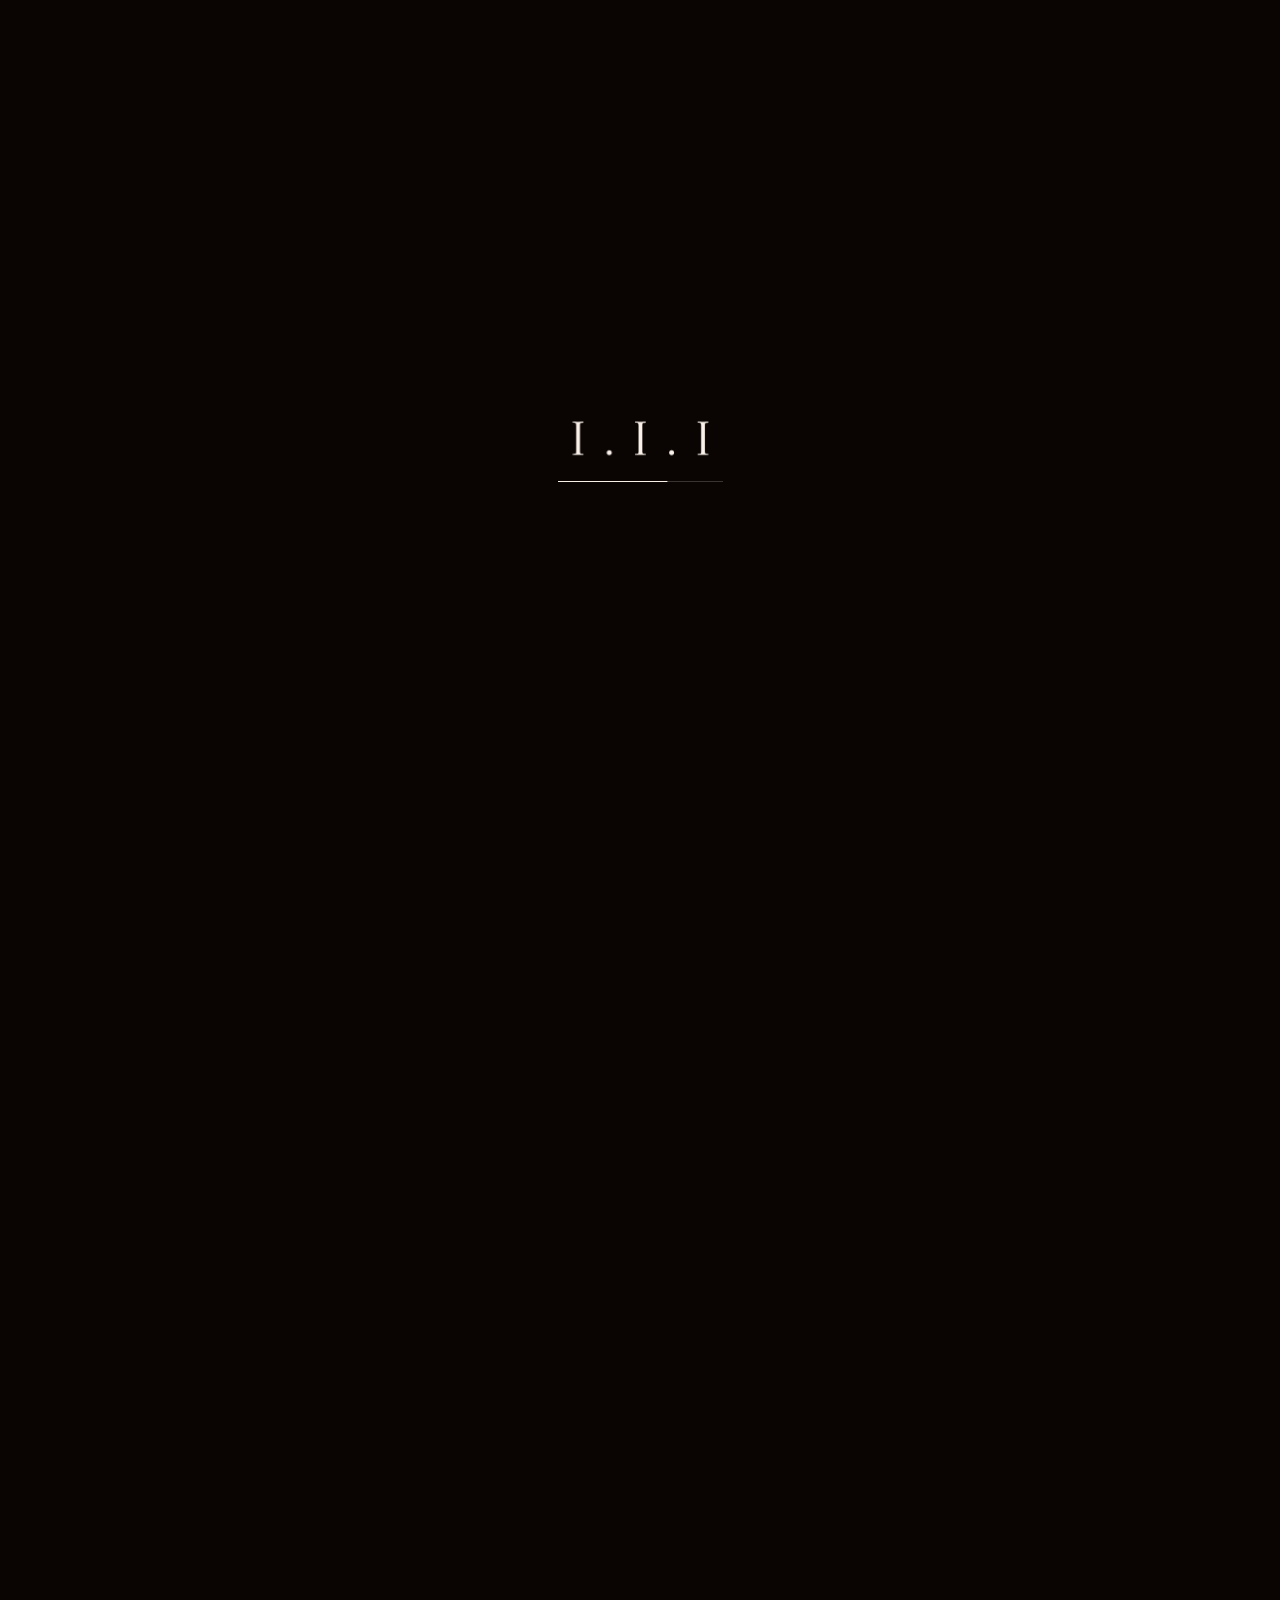
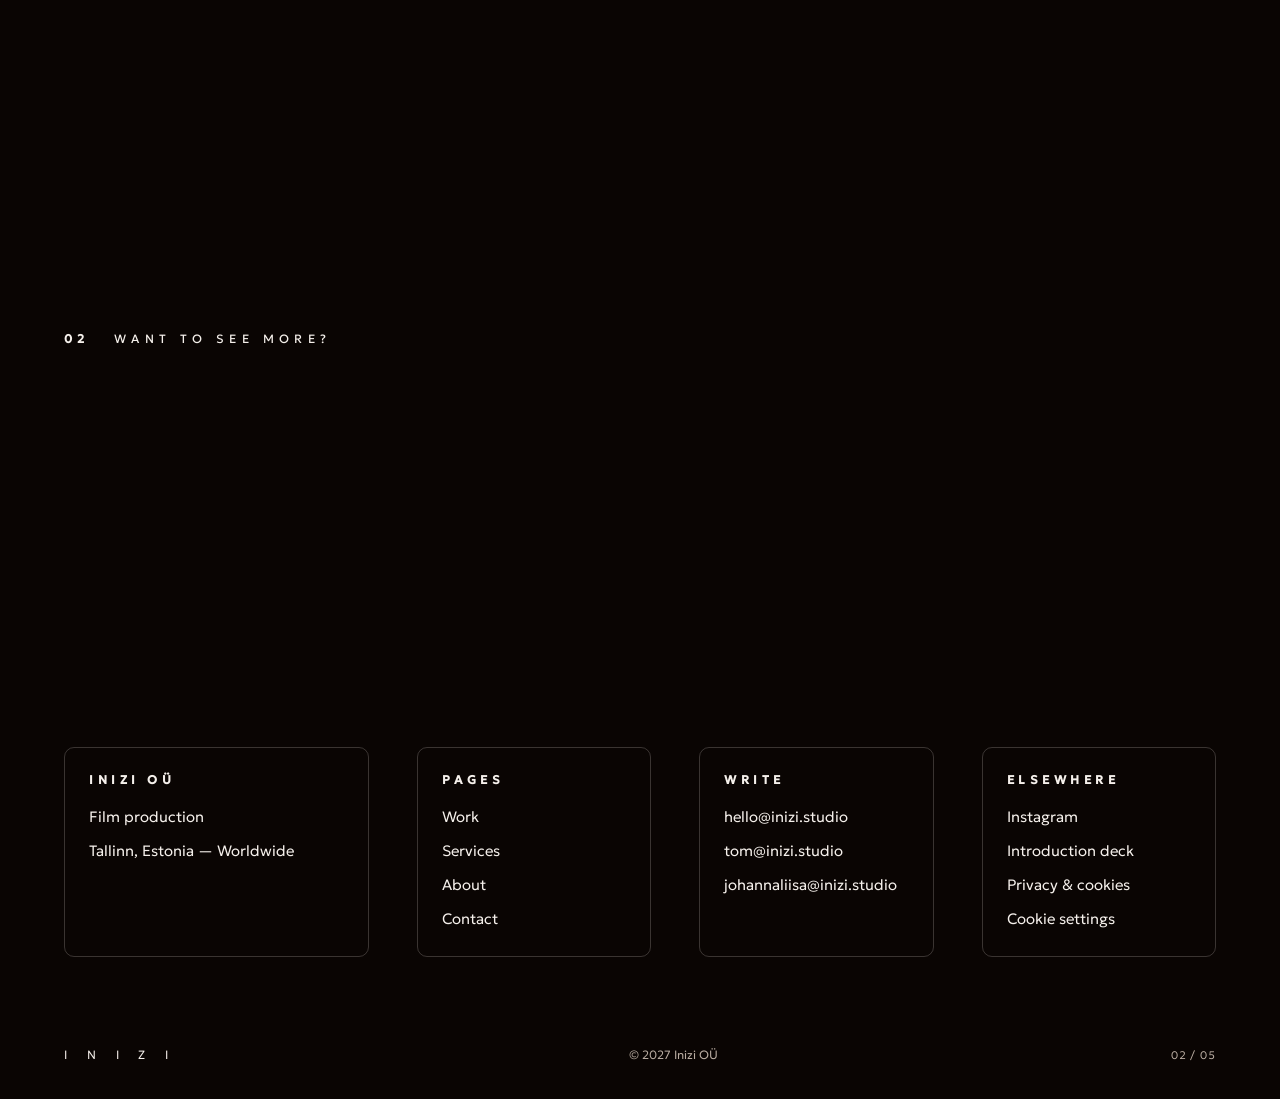
<file: work.html>
<!doctype html>
<html lang="en" class="no-js">
<head>
<meta charset="utf-8">
<meta name="viewport" content="width=device-width,initial-scale=1">
<title>Work — Inizi</title>
<meta name="description" content="Selected travel films, branded content, social video and music work by Inizi, a film production company in Tallinn, Estonia.">

<meta http-equiv="Content-Security-Policy" content="default-src 'self'; script-src 'self' https://www.googletagmanager.com; style-src 'self'; font-src 'self'; img-src 'self' data: https://*.google-analytics.com https://*.googletagmanager.com; media-src 'self'; connect-src 'self' https://api.web3forms.com https://*.google-analytics.com https://*.analytics.google.com https://*.googletagmanager.com; object-src 'none'; base-uri 'none'; form-action 'none'">
<meta name="referrer" content="strict-origin-when-cross-origin">
<meta name="theme-color" content="#0a0503">
<meta name="color-scheme" content="dark">
<link rel="canonical" href="https://www.inizi.studio/work.html">
<link rel="alternate" hreflang="en" href="https://www.inizi.studio/work.html">
<link rel="alternate" hreflang="et" href="https://www.inizi.studio/et/work.html">
<link rel="alternate" hreflang="x-default" href="https://www.inizi.studio/work.html">
<meta property="og:site_name" content="Inizi">
<meta property="og:type" content="website">
<meta property="og:title" content="Work — Inizi">
<meta property="og:description" content="Selected travel films, branded content, social video and music work by Inizi, a film production company in Tallinn, Estonia.">
<meta property="og:url" content="https://www.inizi.studio/work.html">
<meta property="og:locale" content="en_GB">
<meta property="og:image" content="https://www.inizi.studio/assets/img/og.png">
<meta name="twitter:card" content="summary_large_image">
<link rel="icon" href="assets/img/favicon.svg" type="image/svg+xml">
<link rel="apple-touch-icon" href="assets/img/apple-touch-icon.png">
<link rel="preload" href="fonts/geologica-latin-300-normal.woff2" as="font" type="font/woff2" crossorigin>
<script src="js/theme.js"></script>
<link rel="stylesheet" href="css/site.css">
<link rel="stylesheet" href="css/motion.css">

</head>
<body class="" data-assets="assets/">
<svg class="sprite" width="0" height="0" aria-hidden="true" focusable="false"><symbol id="wm" viewBox="0 0 117.01 20.34"><path d="M7.95,2.74v14.17c0,.53.03.91.08,1.15.05.24.21.39.47.45s.71.12,1.35.17c.02.18.02.35,0,.53-.39,0-.89,0-1.5-.03-.62-.02-1.1-.03-1.45-.03-.39,0-.88,0-1.48.03s-1.1.03-1.5.03c-.02-.18-.02-.35,0-.53.62-.05,1.06-.11,1.33-.16.27-.05.44-.18.5-.38.06-.2.09-.53.09-.99V2.98c0-.53-.04-.91-.11-1.14s-.24-.38-.5-.46-.7-.14-1.32-.17c-.02-.18-.02-.35,0-.53.26,0,.59,0,.96.01.38,0,.75.02,1.12.03.37,0,.68.01.92.01s.55,0,.91-.01c.36,0,.73-.02,1.1-.03.37,0,.68-.01.92-.01.02.18.02.35,0,.53-.62.05-1.06.11-1.32.16-.26.05-.43.18-.49.37-.06.19-.09.53-.09,1Z"/><path d="M40.04,19.67L27.5,3.43v13.36c0,.49.01.87.04,1.12.03.26.1.45.22.59.14.12.34.23.61.33.26.1.64.16,1.14.2.02.18.02.35,0,.53-.39,0-.81,0-1.28-.03s-.86-.03-1.17-.03-.71,0-1.17.03-.88.03-1.25.03c-.02-.18-.02-.35,0-.53.62-.07,1.06-.15,1.32-.24.26-.09.43-.26.49-.51.06-.26.09-.67.09-1.25V3.91c0-.69-.04-1.18-.11-1.49-.07-.31-.25-.52-.54-.62-.29-.11-.76-.19-1.41-.26-.02-.16-.02-.33,0-.5.4,0,.83,0,1.28.03s.89.03,1.33.03h.52c.29,0,.55,0,.78-.03l11.77,15.28V3.83c0-.48,0-.85-.03-1.12-.02-.27-.1-.47-.24-.59-.26-.3-.91-.48-1.95-.55-.02-.18-.02-.34,0-.5.37,0,.83,0,1.37.01.55,0,.98.01,1.29.01s.71,0,1.17-.01c.47,0,.89-.01,1.28-.01.02.16.02.33,0,.5-.62.07-1.06.15-1.33.25-.27.1-.44.27-.5.53-.06.26-.09.67-.09,1.25v15.97c-.12.04-.29.06-.52.08-.22.02-.41.03-.57.03Z"/><path d="M61.64,3.09v14.17c0,.53.03.91.08,1.15.05.24.21.39.47.45s.71.12,1.35.17c.02.18.02.35,0,.53-.39,0-.89,0-1.5-.03-.62-.02-1.1-.03-1.45-.03-.39,0-.88,0-1.48.03s-1.1.03-1.5.03c-.02-.18-.02-.35,0-.53.62-.05,1.06-.11,1.33-.16.27-.05.44-.18.5-.38.06-.2.09-.53.09-.99V3.33c0-.53-.04-.91-.11-1.14s-.24-.38-.5-.46-.7-.14-1.32-.17c-.02-.18-.02-.35,0-.53.26,0,.59,0,.96.01.38,0,.75.02,1.12.03.37,0,.68.01.92.01s.55,0,.91-.01c.36,0,.73-.02,1.1-.03.37,0,.68-.01.92-.01.02.18.02.35,0,.53-.62.05-1.06.11-1.32.16-.26.05-.43.18-.49.37-.06.19-.09.53-.09,1Z"/><path d="M92.25,1.45l-11.24,17.26h7.31c.72,0,1.27-.06,1.64-.17.37-.11.68-.33.92-.65.18-.23.36-.54.55-.92.19-.39.37-.85.53-1.37.16-.02.32-.02.48,0-.14.79-.27,1.53-.38,2.2-.11.68-.19,1.25-.22,1.73-.25,0-.99,0-2.22-.01-1.23,0-3.03-.01-5.38-.01-1.25,0-2.24,0-2.98.01-.74,0-1.32.02-1.76.03-.43,0-.82.01-1.17.01-.05-.14-.08-.27-.08-.4L89.48,1.87h-7.1c-.49,0-.92.04-1.28.11-.36.07-.66.23-.88.48-.18.19-.34.48-.5.87-.16.39-.3.83-.42,1.32-.18.02-.35.02-.53,0,.11-.63.2-1.26.28-1.87.08-.62.15-1.2.2-1.74,1.04.04,2.13.06,3.27.07,1.14,0,2.34.01,3.59.01s2.34,0,3.11-.01c.77,0,1.39-.02,1.85-.03.46,0,.83-.01,1.11-.01.02.05.03.11.05.17.02.06.03.14.03.22Z"/><path d="M111.19,3.09v14.17c0,.53.03.91.08,1.15.05.24.21.39.47.45s.71.12,1.35.17c.02.18.02.35,0,.53-.39,0-.89,0-1.5-.03-.62-.02-1.1-.03-1.45-.03-.39,0-.88,0-1.48.03s-1.1.03-1.5.03c-.02-.18-.02-.35,0-.53.62-.05,1.06-.11,1.33-.16.27-.05.44-.18.5-.38.06-.2.09-.53.09-.99V3.33c0-.53-.04-.91-.11-1.14s-.24-.38-.5-.46-.7-.14-1.32-.17c-.02-.18-.02-.35,0-.53.26,0,.59,0,.96.01.38,0,.75.02,1.12.03.37,0,.68.01.92.01s.55,0,.91-.01c.36,0,.73-.02,1.1-.03.37,0,.68-.01.92-.01.02.18.02.35,0,.53-.62.05-1.06.11-1.32.16-.26.05-.43.18-.49.37-.06.19-.09.53-.09,1Z"/></symbol><symbol id="sig" viewBox="0 0 92.16 22.86"><path d="M12.26,4.1v14.21c0,.53.03.91.08,1.15.05.24.21.39.48.45.26.06.71.12,1.35.17.02.18.02.35,0,.53-.39,0-.89,0-1.51-.03-.62-.02-1.1-.03-1.46-.03-.39,0-.88,0-1.48.03-.6.02-1.1.03-1.51.03-.02-.18-.02-.35,0-.53.62-.05,1.06-.11,1.34-.16.27-.05.44-.18.5-.38.06-.2.09-.53.09-.99V4.34c0-.53-.04-.91-.11-1.14-.07-.23-.24-.38-.5-.46-.26-.08-.7-.14-1.32-.17-.02-.18-.02-.35,0-.53.26,0,.59,0,.97.01.38,0,.75.02,1.12.03.37,0,.68.01.93.01s.55,0,.91-.01c.36,0,.73-.02,1.1-.03.37,0,.68-.01.93-.01.02.18.02.35,0,.53-.62.05-1.06.11-1.32.16s-.43.18-.49.37c-.06.19-.09.53-.09,1Z"/><path d="M27.22,19.39c0-.41.13-.74.4-1.02.26-.27.59-.41.98-.41.44,0,.79.15,1.05.44.26.29.38.62.38.99s-.13.72-.38,1.01c-.26.28-.6.42-1.05.42-.39,0-.71-.14-.98-.42-.26-.28-.4-.62-.4-1.01Z"/><path d="M47.1,4.1v14.21c0,.53.03.91.08,1.15.05.24.21.39.48.45.26.06.71.12,1.35.17.02.18.02.35,0,.53-.39,0-.89,0-1.51-.03-.62-.02-1.1-.03-1.46-.03-.39,0-.88,0-1.48.03-.6.02-1.1.03-1.51.03-.02-.18-.02-.35,0-.53.62-.05,1.06-.11,1.34-.16.27-.05.44-.18.5-.38.06-.2.09-.53.09-.99V4.34c0-.53-.04-.91-.11-1.14-.07-.23-.24-.38-.5-.46-.26-.08-.7-.14-1.32-.17-.02-.18-.02-.35,0-.53.26,0,.59,0,.97.01.38,0,.75.02,1.12.03.37,0,.68.01.93.01s.55,0,.91-.01c.36,0,.73-.02,1.1-.03.37,0,.68-.01.93-.01.02.18.02.35,0,.53-.62.05-1.06.11-1.32.16s-.43.18-.49.37c-.06.19-.09.53-.09,1Z"/><path d="M62.06,19.39c0-.41.13-.74.4-1.02.26-.27.59-.41.98-.41.44,0,.79.15,1.05.44.26.29.38.62.38.99s-.13.72-.38,1.01c-.26.28-.6.42-1.05.42-.39,0-.71-.14-.98-.42-.26-.28-.4-.62-.4-1.01Z"/><path d="M82.05,4.1v14.21c0,.53.03.91.08,1.15.05.24.21.39.48.45.26.06.71.12,1.35.17.02.18.02.35,0,.53-.39,0-.89,0-1.51-.03-.62-.02-1.1-.03-1.46-.03-.39,0-.88,0-1.48.03-.6.02-1.1.03-1.51.03-.02-.18-.02-.35,0-.53.62-.05,1.06-.11,1.34-.16.27-.05.44-.18.5-.38.06-.2.09-.53.09-.99V4.34c0-.53-.04-.91-.11-1.14-.07-.23-.24-.38-.5-.46-.26-.08-.7-.14-1.32-.17-.02-.18-.02-.35,0-.53.26,0,.59,0,.97.01.38,0,.75.02,1.12.03.37,0,.68.01.93.01s.55,0,.91-.01c.36,0,.73-.02,1.1-.03.37,0,.68-.01.93-.01.02.18.02.35,0,.53-.62.05-1.06.11-1.32.16s-.43.18-.49.37c-.06.19-.09.53-.09,1Z"/></symbol></svg>
<div class="loader" aria-hidden="true"><svg viewBox="0 0 92.16 22.86" class="logo"><path class="hl i0" d="M12.26,4.1v14.21c0,.53.03.91.08,1.15.05.24.21.39.48.45.26.06.71.12,1.35.17.02.18.02.35,0,.53-.39,0-.89,0-1.51-.03-.62-.02-1.1-.03-1.46-.03-.39,0-.88,0-1.48.03-.6.02-1.1.03-1.51.03-.02-.18-.02-.35,0-.53.62-.05,1.06-.11,1.34-.16.27-.05.44-.18.5-.38.06-.2.09-.53.09-.99V4.34c0-.53-.04-.91-.11-1.14-.07-.23-.24-.38-.5-.46-.26-.08-.7-.14-1.32-.17-.02-.18-.02-.35,0-.53.26,0,.59,0,.97.01.38,0,.75.02,1.12.03.37,0,.68.01.93.01s.55,0,.91-.01c.36,0,.73-.02,1.1-.03.37,0,.68-.01.93-.01.02.18.02.35,0,.53-.62.05-1.06.11-1.32.16s-.43.18-.49.37c-.06.19-.09.53-.09,1Z"/><path class="hl i1" d="M27.22,19.39c0-.41.13-.74.4-1.02.26-.27.59-.41.98-.41.44,0,.79.15,1.05.44.26.29.38.62.38.99s-.13.72-.38,1.01c-.26.28-.6.42-1.05.42-.39,0-.71-.14-.98-.42-.26-.28-.4-.62-.4-1.01Z"/><path class="hl i2" d="M47.1,4.1v14.21c0,.53.03.91.08,1.15.05.24.21.39.48.45.26.06.71.12,1.35.17.02.18.02.35,0,.53-.39,0-.89,0-1.51-.03-.62-.02-1.1-.03-1.46-.03-.39,0-.88,0-1.48.03-.6.02-1.1.03-1.51.03-.02-.18-.02-.35,0-.53.62-.05,1.06-.11,1.34-.16.27-.05.44-.18.5-.38.06-.2.09-.53.09-.99V4.34c0-.53-.04-.91-.11-1.14-.07-.23-.24-.38-.5-.46-.26-.08-.7-.14-1.32-.17-.02-.18-.02-.35,0-.53.26,0,.59,0,.97.01.38,0,.75.02,1.12.03.37,0,.68.01.93.01s.55,0,.91-.01c.36,0,.73-.02,1.1-.03.37,0,.68-.01.93-.01.02.18.02.35,0,.53-.62.05-1.06.11-1.32.16s-.43.18-.49.37c-.06.19-.09.53-.09,1Z"/><path class="hl i3" d="M62.06,19.39c0-.41.13-.74.4-1.02.26-.27.59-.41.98-.41.44,0,.79.15,1.05.44.26.29.38.62.38.99s-.13.72-.38,1.01c-.26.28-.6.42-1.05.42-.39,0-.71-.14-.98-.42-.26-.28-.4-.62-.4-1.01Z"/><path class="hl i4" d="M82.05,4.1v14.21c0,.53.03.91.08,1.15.05.24.21.39.48.45.26.06.71.12,1.35.17.02.18.02.35,0,.53-.39,0-.89,0-1.51-.03-.62-.02-1.1-.03-1.46-.03-.39,0-.88,0-1.48.03-.6.02-1.1.03-1.51.03-.02-.18-.02-.35,0-.53.62-.05,1.06-.11,1.34-.16.27-.05.44-.18.5-.38.06-.2.09-.53.09-.99V4.34c0-.53-.04-.91-.11-1.14-.07-.23-.24-.38-.5-.46-.26-.08-.7-.14-1.32-.17-.02-.18-.02-.35,0-.53.26,0,.59,0,.97.01.38,0,.75.02,1.12.03.37,0,.68.01.93.01s.55,0,.91-.01c.36,0,.73-.02,1.1-.03.37,0,.68-.01.93-.01.02.18.02.35,0,.53-.62.05-1.06.11-1.32.16s-.43.18-.49.37c-.06.19-.09.53-.09,1Z"/></svg><span class="loader__bar"><i></i></span></div>
<div class="progress" aria-hidden="true"><i></i></div>
<div class="cursor" id="cursor" aria-hidden="true"></div><div class="cursor-dot" id="cursorDot" aria-hidden="true"></div>
<a class="skip" href="#main">Skip to content</a>
<header class="nav">
  <a class="nav__logo" href="index.html" aria-label="Inizi — home"><svg viewBox="0 0 92.16 22.86" class="logo" role="img" aria-label="Inizi"><use href="#sig"/></svg></a>
  <button class="nav__toggle" type="button" aria-expanded="false" aria-controls="menu" data-open="Menu" data-close="Close" aria-label="Menu"><span class="nav__bars" aria-hidden="true"><i></i><i></i><i></i></span></button>
  <div class="nav__menu" id="menu"><nav class="nav__links" aria-label="Main"><a href="work.html" aria-current="page">Work</a><a href="services.html">Services</a><a href="about.html">About</a><a href="contact.html">Contact</a></nav><div class="lang" aria-label="Language"><a href="work.html" lang="en" hreflang="en" aria-current="true">EN</a><a href="et/work.html" lang="et" hreflang="et">EE</a></div><button class="theme" type="button" aria-pressed="false" data-to-day="Switch to day mode" data-to-night="Switch to night mode" aria-label="Switch to day mode"><svg class="theme__i theme__sun" viewBox="0 0 24 24" aria-hidden="true"><circle cx="12" cy="12" r="4.2"/><path d="M12 2.5v2.6M12 18.9v2.6M2.5 12h2.6M18.9 12h2.6M5.3 5.3l1.8 1.8M16.9 16.9l1.8 1.8M5.3 18.7l1.8-1.8M16.9 7.1l1.8-1.8"/></svg><svg class="theme__i theme__moon" viewBox="0 0 24 24" aria-hidden="true"><path d="M20 14.5A8.5 8.5 0 0 1 9.5 4a8.5 8.5 0 1 0 10.5 10.5z"/></svg></button></div>
</header>
<main id="main">
<header class="page-head wrap"><p class="label"><b>01</b><span>Work</span></p><h1 class="display">Selected <em>work.</em></h1><p class="standfirst">Travel and destination films, branded content, social video and music work for hotels, destinations, brands and artists. Full case studies are shared on request.</p></header>
<section class="section section--tight"><div class="cubes" aria-label="Work"><a class="cube reveal" href="work.html#project-1" data-project="1" aria-label="Open project 01"><img src="assets/img/still-dawn.jpg" alt="" width="768" height="432" loading="lazy" decoding="async"><h2 class="cube__t">Project</h2></a><a class="cube reveal" href="work.html#project-2" data-project="2" aria-label="Open project 02"><img src="assets/img/still-flare.jpg" alt="" width="768" height="432" loading="lazy" decoding="async"><h2 class="cube__t">Project</h2></a><a class="cube reveal" href="work.html#project-3" data-project="3" aria-label="Open project 03"><img src="assets/img/still-ridge.jpg" alt="" width="768" height="432" loading="lazy" decoding="async"><h2 class="cube__t">Project</h2></a><a class="cube reveal" href="work.html#project-4" data-project="4" aria-label="Open project 04"><img src="assets/img/still-forest.jpg" alt="" width="768" height="432" loading="lazy" decoding="async"><h2 class="cube__t">Project</h2></a><a class="cube reveal" href="work.html#project-5" data-project="5" aria-label="Open project 05"><img src="assets/img/still-coast.jpg" alt="" width="768" height="432" loading="lazy" decoding="async"><h2 class="cube__t">Project</h2></a><a class="cube reveal" href="work.html#project-6" data-project="6" aria-label="Open project 06"><img src="assets/img/still-falls.jpg" alt="" width="768" height="432" loading="lazy" decoding="async"><h2 class="cube__t">Project</h2></a><a class="cube reveal" href="work.html#project-7" data-project="7" aria-label="Open project 07"><img src="assets/img/still-ridge.jpg" alt="" width="768" height="432" loading="lazy" decoding="async"><h2 class="cube__t">Project</h2></a><a class="cube reveal" href="work.html#project-8" data-project="8" aria-label="Open project 08"><img src="assets/img/still-dawn.jpg" alt="" width="768" height="432" loading="lazy" decoding="async"><h2 class="cube__t">Project</h2></a><a class="cube reveal" href="work.html#project-9" data-project="9" aria-label="Open project 09"><img src="assets/img/still-flare.jpg" alt="" width="768" height="432" loading="lazy" decoding="async"><h2 class="cube__t">Project</h2></a></div></section>
<div class="proj-layer" aria-hidden="true"><article class="proj" id="project-1" role="dialog" aria-modal="true" aria-labelledby="pt-1" tabindex="-1">
<div class="proj__bar"><span class="proj__count">Project 01 / 09</span><div class="proj__nav"><a href="#project-9" data-nav="prev" aria-label="Previous project">&larr;</a><a href="#project-2" data-nav="next" aria-label="Next project">&rarr;</a><button type="button" class="proj__close" data-close>Close</button></div></div>
<div class="proj__in">
<div class="proj__hero"><img src="assets/img/still-dawn.jpg" alt="" decoding="async"><span class="proj__play" aria-hidden="true"></span><span class="proj__cap">Final film</span></div>
<header class="proj__head"><div><p class="colhead">Project 01</p><h2 class="display" id="pt-1">Project title</h2></div><dl class="proj__meta"><div><dt>Client</dt><dd>Client name</dd></div><div><dt>Year</dt><dd>2026</dd></div><div><dt>Service</dt><dd>Travel film</dd></div><div><dt>Role</dt><dd>Direction, DP, edit</dd></div><div><dt>Format</dt><dd>16:9 · 4K</dd></div></dl></header>
<div class="proj__cols"><section><p class="colhead">The project</p><p class="body-lg">A short description of the project: what the film is about, the idea behind it and what makes it feel like this client. Two or three sentences.</p></section><section><p class="colhead">The brief</p><p class="body-lg muted">What the client asked for: the goal, the audience, the constraints and the deadline. Two or three sentences.</p></section></div>
<section class="proj__sec"><p class="colhead">Deliverables</p><ul class="proj__dl"><li><span class="numeral">01</span><span class="proj__dn">Hero film</span><span class="proj__df">90 seconds · 16:9 · 4K</span></li><li><span class="numeral">02</span><span class="proj__dn">Cut-downs</span><span class="proj__df">6 × 15 seconds · 9:16</span></li><li><span class="numeral">03</span><span class="proj__dn">Teaser</span><span class="proj__df">30 seconds · 1:1</span></li><li><span class="numeral">04</span><span class="proj__dn">Photo selects</span><span class="proj__df">24 stills</span></li></ul></section>
<section class="proj__sec"><p class="colhead">Shot on location</p><ul class="proj__loc"><li><i class="proj__pin" aria-hidden="true"></i>Location one, Country</li><li><i class="proj__pin" aria-hidden="true"></i>Location two, Country</li><li><i class="proj__pin" aria-hidden="true"></i>Location three, Country</li></ul></section>
<section class="proj__sec"><p class="colhead">Results</p><div class="proj__kpis"><div class="proj__k"><b>2.1M</b><span>Views</span></div><div class="proj__k"><b>79%</b><span>Engagement rate</span></div><div class="proj__k"><b>12</b><span>Shoot days</span></div><div class="proj__k"><b>3</b><span>Markets</span></div></div></section>
<section class="proj__sec"><p class="colhead">Frames &amp; behind the scenes</p><div class="proj__gal"><figure class="proj__g"><img src="assets/img/bts-5.jpg" alt="" loading="lazy" decoding="async"></figure><figure class="proj__g"><img src="assets/img/bts-6.jpg" alt="" loading="lazy" decoding="async"></figure><figure class="proj__g"><img src="assets/img/bts-8.jpg" alt="" loading="lazy" decoding="async"></figure></div></section>
<footer class="proj__foot"><p class="headline">Have a story <em>to begin?</em></p><div class="btn-row"><a class="btn" data-u="hello" data-d="inizi.studio" data-s="New project" data-keep="1" href="#">Start a project</a><a class="btn btn--ghost" href="#project-2" data-nav="next">Next project &rarr;</a></div></footer>
</div></article><article class="proj" id="project-2" role="dialog" aria-modal="true" aria-labelledby="pt-2" tabindex="-1">
<div class="proj__bar"><span class="proj__count">Project 02 / 09</span><div class="proj__nav"><a href="#project-1" data-nav="prev" aria-label="Previous project">&larr;</a><a href="#project-3" data-nav="next" aria-label="Next project">&rarr;</a><button type="button" class="proj__close" data-close>Close</button></div></div>
<div class="proj__in">
<div class="proj__hero"><img src="assets/img/still-flare.jpg" alt="" decoding="async"><span class="proj__play" aria-hidden="true"></span><span class="proj__cap">Final film</span></div>
<header class="proj__head"><div><p class="colhead">Project 02</p><h2 class="display" id="pt-2">Project title</h2></div><dl class="proj__meta"><div><dt>Client</dt><dd>Client name</dd></div><div><dt>Year</dt><dd>2026</dd></div><div><dt>Service</dt><dd>Travel film</dd></div><div><dt>Role</dt><dd>Direction, DP, edit</dd></div><div><dt>Format</dt><dd>16:9 · 4K</dd></div></dl></header>
<div class="proj__cols"><section><p class="colhead">The project</p><p class="body-lg">A short description of the project: what the film is about, the idea behind it and what makes it feel like this client. Two or three sentences.</p></section><section><p class="colhead">The brief</p><p class="body-lg muted">What the client asked for: the goal, the audience, the constraints and the deadline. Two or three sentences.</p></section></div>
<section class="proj__sec"><p class="colhead">Deliverables</p><ul class="proj__dl"><li><span class="numeral">01</span><span class="proj__dn">Hero film</span><span class="proj__df">90 seconds · 16:9 · 4K</span></li><li><span class="numeral">02</span><span class="proj__dn">Cut-downs</span><span class="proj__df">6 × 15 seconds · 9:16</span></li><li><span class="numeral">03</span><span class="proj__dn">Teaser</span><span class="proj__df">30 seconds · 1:1</span></li><li><span class="numeral">04</span><span class="proj__dn">Photo selects</span><span class="proj__df">24 stills</span></li></ul></section>
<section class="proj__sec"><p class="colhead">Shot on location</p><ul class="proj__loc"><li><i class="proj__pin" aria-hidden="true"></i>Location one, Country</li><li><i class="proj__pin" aria-hidden="true"></i>Location two, Country</li><li><i class="proj__pin" aria-hidden="true"></i>Location three, Country</li></ul></section>
<section class="proj__sec"><p class="colhead">Results</p><div class="proj__kpis"><div class="proj__k"><b>2.1M</b><span>Views</span></div><div class="proj__k"><b>79%</b><span>Engagement rate</span></div><div class="proj__k"><b>12</b><span>Shoot days</span></div><div class="proj__k"><b>3</b><span>Markets</span></div></div></section>
<section class="proj__sec"><p class="colhead">Frames &amp; behind the scenes</p><div class="proj__gal"><figure class="proj__g"><img src="assets/img/bts-6.jpg" alt="" loading="lazy" decoding="async"></figure><figure class="proj__g"><img src="assets/img/bts-8.jpg" alt="" loading="lazy" decoding="async"></figure><figure class="proj__g"><img src="assets/img/bts-3.jpg" alt="" loading="lazy" decoding="async"></figure></div></section>
<footer class="proj__foot"><p class="headline">Have a story <em>to begin?</em></p><div class="btn-row"><a class="btn" data-u="hello" data-d="inizi.studio" data-s="New project" data-keep="1" href="#">Start a project</a><a class="btn btn--ghost" href="#project-3" data-nav="next">Next project &rarr;</a></div></footer>
</div></article><article class="proj" id="project-3" role="dialog" aria-modal="true" aria-labelledby="pt-3" tabindex="-1">
<div class="proj__bar"><span class="proj__count">Project 03 / 09</span><div class="proj__nav"><a href="#project-2" data-nav="prev" aria-label="Previous project">&larr;</a><a href="#project-4" data-nav="next" aria-label="Next project">&rarr;</a><button type="button" class="proj__close" data-close>Close</button></div></div>
<div class="proj__in">
<div class="proj__hero"><img src="assets/img/still-ridge.jpg" alt="" decoding="async"><span class="proj__play" aria-hidden="true"></span><span class="proj__cap">Final film</span></div>
<header class="proj__head"><div><p class="colhead">Project 03</p><h2 class="display" id="pt-3">Project title</h2></div><dl class="proj__meta"><div><dt>Client</dt><dd>Client name</dd></div><div><dt>Year</dt><dd>2026</dd></div><div><dt>Service</dt><dd>Travel film</dd></div><div><dt>Role</dt><dd>Direction, DP, edit</dd></div><div><dt>Format</dt><dd>16:9 · 4K</dd></div></dl></header>
<div class="proj__cols"><section><p class="colhead">The project</p><p class="body-lg">A short description of the project: what the film is about, the idea behind it and what makes it feel like this client. Two or three sentences.</p></section><section><p class="colhead">The brief</p><p class="body-lg muted">What the client asked for: the goal, the audience, the constraints and the deadline. Two or three sentences.</p></section></div>
<section class="proj__sec"><p class="colhead">Deliverables</p><ul class="proj__dl"><li><span class="numeral">01</span><span class="proj__dn">Hero film</span><span class="proj__df">90 seconds · 16:9 · 4K</span></li><li><span class="numeral">02</span><span class="proj__dn">Cut-downs</span><span class="proj__df">6 × 15 seconds · 9:16</span></li><li><span class="numeral">03</span><span class="proj__dn">Teaser</span><span class="proj__df">30 seconds · 1:1</span></li><li><span class="numeral">04</span><span class="proj__dn">Photo selects</span><span class="proj__df">24 stills</span></li></ul></section>
<section class="proj__sec"><p class="colhead">Shot on location</p><ul class="proj__loc"><li><i class="proj__pin" aria-hidden="true"></i>Location one, Country</li><li><i class="proj__pin" aria-hidden="true"></i>Location two, Country</li><li><i class="proj__pin" aria-hidden="true"></i>Location three, Country</li></ul></section>
<section class="proj__sec"><p class="colhead">Results</p><div class="proj__kpis"><div class="proj__k"><b>2.1M</b><span>Views</span></div><div class="proj__k"><b>79%</b><span>Engagement rate</span></div><div class="proj__k"><b>12</b><span>Shoot days</span></div><div class="proj__k"><b>3</b><span>Markets</span></div></div></section>
<section class="proj__sec"><p class="colhead">Frames &amp; behind the scenes</p><div class="proj__gal"><figure class="proj__g"><img src="assets/img/bts-8.jpg" alt="" loading="lazy" decoding="async"></figure><figure class="proj__g"><img src="assets/img/bts-3.jpg" alt="" loading="lazy" decoding="async"></figure><figure class="proj__g"><img src="assets/img/bts-1.jpg" alt="" loading="lazy" decoding="async"></figure></div></section>
<footer class="proj__foot"><p class="headline">Have a story <em>to begin?</em></p><div class="btn-row"><a class="btn" data-u="hello" data-d="inizi.studio" data-s="New project" data-keep="1" href="#">Start a project</a><a class="btn btn--ghost" href="#project-4" data-nav="next">Next project &rarr;</a></div></footer>
</div></article><article class="proj" id="project-4" role="dialog" aria-modal="true" aria-labelledby="pt-4" tabindex="-1">
<div class="proj__bar"><span class="proj__count">Project 04 / 09</span><div class="proj__nav"><a href="#project-3" data-nav="prev" aria-label="Previous project">&larr;</a><a href="#project-5" data-nav="next" aria-label="Next project">&rarr;</a><button type="button" class="proj__close" data-close>Close</button></div></div>
<div class="proj__in">
<div class="proj__hero"><img src="assets/img/still-forest.jpg" alt="" decoding="async"><span class="proj__play" aria-hidden="true"></span><span class="proj__cap">Final film</span></div>
<header class="proj__head"><div><p class="colhead">Project 04</p><h2 class="display" id="pt-4">Project title</h2></div><dl class="proj__meta"><div><dt>Client</dt><dd>Client name</dd></div><div><dt>Year</dt><dd>2026</dd></div><div><dt>Service</dt><dd>Travel film</dd></div><div><dt>Role</dt><dd>Direction, DP, edit</dd></div><div><dt>Format</dt><dd>16:9 · 4K</dd></div></dl></header>
<div class="proj__cols"><section><p class="colhead">The project</p><p class="body-lg">A short description of the project: what the film is about, the idea behind it and what makes it feel like this client. Two or three sentences.</p></section><section><p class="colhead">The brief</p><p class="body-lg muted">What the client asked for: the goal, the audience, the constraints and the deadline. Two or three sentences.</p></section></div>
<section class="proj__sec"><p class="colhead">Deliverables</p><ul class="proj__dl"><li><span class="numeral">01</span><span class="proj__dn">Hero film</span><span class="proj__df">90 seconds · 16:9 · 4K</span></li><li><span class="numeral">02</span><span class="proj__dn">Cut-downs</span><span class="proj__df">6 × 15 seconds · 9:16</span></li><li><span class="numeral">03</span><span class="proj__dn">Teaser</span><span class="proj__df">30 seconds · 1:1</span></li><li><span class="numeral">04</span><span class="proj__dn">Photo selects</span><span class="proj__df">24 stills</span></li></ul></section>
<section class="proj__sec"><p class="colhead">Shot on location</p><ul class="proj__loc"><li><i class="proj__pin" aria-hidden="true"></i>Location one, Country</li><li><i class="proj__pin" aria-hidden="true"></i>Location two, Country</li><li><i class="proj__pin" aria-hidden="true"></i>Location three, Country</li></ul></section>
<section class="proj__sec"><p class="colhead">Results</p><div class="proj__kpis"><div class="proj__k"><b>2.1M</b><span>Views</span></div><div class="proj__k"><b>79%</b><span>Engagement rate</span></div><div class="proj__k"><b>12</b><span>Shoot days</span></div><div class="proj__k"><b>3</b><span>Markets</span></div></div></section>
<section class="proj__sec"><p class="colhead">Frames &amp; behind the scenes</p><div class="proj__gal"><figure class="proj__g"><img src="assets/img/bts-3.jpg" alt="" loading="lazy" decoding="async"></figure><figure class="proj__g"><img src="assets/img/bts-1.jpg" alt="" loading="lazy" decoding="async"></figure><figure class="proj__g"><img src="assets/img/bts-2.jpg" alt="" loading="lazy" decoding="async"></figure></div></section>
<footer class="proj__foot"><p class="headline">Have a story <em>to begin?</em></p><div class="btn-row"><a class="btn" data-u="hello" data-d="inizi.studio" data-s="New project" data-keep="1" href="#">Start a project</a><a class="btn btn--ghost" href="#project-5" data-nav="next">Next project &rarr;</a></div></footer>
</div></article><article class="proj" id="project-5" role="dialog" aria-modal="true" aria-labelledby="pt-5" tabindex="-1">
<div class="proj__bar"><span class="proj__count">Project 05 / 09</span><div class="proj__nav"><a href="#project-4" data-nav="prev" aria-label="Previous project">&larr;</a><a href="#project-6" data-nav="next" aria-label="Next project">&rarr;</a><button type="button" class="proj__close" data-close>Close</button></div></div>
<div class="proj__in">
<div class="proj__hero"><img src="assets/img/still-coast.jpg" alt="" decoding="async"><span class="proj__play" aria-hidden="true"></span><span class="proj__cap">Final film</span></div>
<header class="proj__head"><div><p class="colhead">Project 05</p><h2 class="display" id="pt-5">Project title</h2></div><dl class="proj__meta"><div><dt>Client</dt><dd>Client name</dd></div><div><dt>Year</dt><dd>2026</dd></div><div><dt>Service</dt><dd>Travel film</dd></div><div><dt>Role</dt><dd>Direction, DP, edit</dd></div><div><dt>Format</dt><dd>16:9 · 4K</dd></div></dl></header>
<div class="proj__cols"><section><p class="colhead">The project</p><p class="body-lg">A short description of the project: what the film is about, the idea behind it and what makes it feel like this client. Two or three sentences.</p></section><section><p class="colhead">The brief</p><p class="body-lg muted">What the client asked for: the goal, the audience, the constraints and the deadline. Two or three sentences.</p></section></div>
<section class="proj__sec"><p class="colhead">Deliverables</p><ul class="proj__dl"><li><span class="numeral">01</span><span class="proj__dn">Hero film</span><span class="proj__df">90 seconds · 16:9 · 4K</span></li><li><span class="numeral">02</span><span class="proj__dn">Cut-downs</span><span class="proj__df">6 × 15 seconds · 9:16</span></li><li><span class="numeral">03</span><span class="proj__dn">Teaser</span><span class="proj__df">30 seconds · 1:1</span></li><li><span class="numeral">04</span><span class="proj__dn">Photo selects</span><span class="proj__df">24 stills</span></li></ul></section>
<section class="proj__sec"><p class="colhead">Shot on location</p><ul class="proj__loc"><li><i class="proj__pin" aria-hidden="true"></i>Location one, Country</li><li><i class="proj__pin" aria-hidden="true"></i>Location two, Country</li><li><i class="proj__pin" aria-hidden="true"></i>Location three, Country</li></ul></section>
<section class="proj__sec"><p class="colhead">Results</p><div class="proj__kpis"><div class="proj__k"><b>2.1M</b><span>Views</span></div><div class="proj__k"><b>79%</b><span>Engagement rate</span></div><div class="proj__k"><b>12</b><span>Shoot days</span></div><div class="proj__k"><b>3</b><span>Markets</span></div></div></section>
<section class="proj__sec"><p class="colhead">Frames &amp; behind the scenes</p><div class="proj__gal"><figure class="proj__g"><img src="assets/img/bts-1.jpg" alt="" loading="lazy" decoding="async"></figure><figure class="proj__g"><img src="assets/img/bts-2.jpg" alt="" loading="lazy" decoding="async"></figure><figure class="proj__g"><img src="assets/img/bts-5.jpg" alt="" loading="lazy" decoding="async"></figure></div></section>
<footer class="proj__foot"><p class="headline">Have a story <em>to begin?</em></p><div class="btn-row"><a class="btn" data-u="hello" data-d="inizi.studio" data-s="New project" data-keep="1" href="#">Start a project</a><a class="btn btn--ghost" href="#project-6" data-nav="next">Next project &rarr;</a></div></footer>
</div></article><article class="proj" id="project-6" role="dialog" aria-modal="true" aria-labelledby="pt-6" tabindex="-1">
<div class="proj__bar"><span class="proj__count">Project 06 / 09</span><div class="proj__nav"><a href="#project-5" data-nav="prev" aria-label="Previous project">&larr;</a><a href="#project-7" data-nav="next" aria-label="Next project">&rarr;</a><button type="button" class="proj__close" data-close>Close</button></div></div>
<div class="proj__in">
<div class="proj__hero"><img src="assets/img/still-falls.jpg" alt="" decoding="async"><span class="proj__play" aria-hidden="true"></span><span class="proj__cap">Final film</span></div>
<header class="proj__head"><div><p class="colhead">Project 06</p><h2 class="display" id="pt-6">Project title</h2></div><dl class="proj__meta"><div><dt>Client</dt><dd>Client name</dd></div><div><dt>Year</dt><dd>2026</dd></div><div><dt>Service</dt><dd>Travel film</dd></div><div><dt>Role</dt><dd>Direction, DP, edit</dd></div><div><dt>Format</dt><dd>16:9 · 4K</dd></div></dl></header>
<div class="proj__cols"><section><p class="colhead">The project</p><p class="body-lg">A short description of the project: what the film is about, the idea behind it and what makes it feel like this client. Two or three sentences.</p></section><section><p class="colhead">The brief</p><p class="body-lg muted">What the client asked for: the goal, the audience, the constraints and the deadline. Two or three sentences.</p></section></div>
<section class="proj__sec"><p class="colhead">Deliverables</p><ul class="proj__dl"><li><span class="numeral">01</span><span class="proj__dn">Hero film</span><span class="proj__df">90 seconds · 16:9 · 4K</span></li><li><span class="numeral">02</span><span class="proj__dn">Cut-downs</span><span class="proj__df">6 × 15 seconds · 9:16</span></li><li><span class="numeral">03</span><span class="proj__dn">Teaser</span><span class="proj__df">30 seconds · 1:1</span></li><li><span class="numeral">04</span><span class="proj__dn">Photo selects</span><span class="proj__df">24 stills</span></li></ul></section>
<section class="proj__sec"><p class="colhead">Shot on location</p><ul class="proj__loc"><li><i class="proj__pin" aria-hidden="true"></i>Location one, Country</li><li><i class="proj__pin" aria-hidden="true"></i>Location two, Country</li><li><i class="proj__pin" aria-hidden="true"></i>Location three, Country</li></ul></section>
<section class="proj__sec"><p class="colhead">Results</p><div class="proj__kpis"><div class="proj__k"><b>2.1M</b><span>Views</span></div><div class="proj__k"><b>79%</b><span>Engagement rate</span></div><div class="proj__k"><b>12</b><span>Shoot days</span></div><div class="proj__k"><b>3</b><span>Markets</span></div></div></section>
<section class="proj__sec"><p class="colhead">Frames &amp; behind the scenes</p><div class="proj__gal"><figure class="proj__g"><img src="assets/img/bts-2.jpg" alt="" loading="lazy" decoding="async"></figure><figure class="proj__g"><img src="assets/img/bts-5.jpg" alt="" loading="lazy" decoding="async"></figure><figure class="proj__g"><img src="assets/img/bts-6.jpg" alt="" loading="lazy" decoding="async"></figure></div></section>
<footer class="proj__foot"><p class="headline">Have a story <em>to begin?</em></p><div class="btn-row"><a class="btn" data-u="hello" data-d="inizi.studio" data-s="New project" data-keep="1" href="#">Start a project</a><a class="btn btn--ghost" href="#project-7" data-nav="next">Next project &rarr;</a></div></footer>
</div></article><article class="proj" id="project-7" role="dialog" aria-modal="true" aria-labelledby="pt-7" tabindex="-1">
<div class="proj__bar"><span class="proj__count">Project 07 / 09</span><div class="proj__nav"><a href="#project-6" data-nav="prev" aria-label="Previous project">&larr;</a><a href="#project-8" data-nav="next" aria-label="Next project">&rarr;</a><button type="button" class="proj__close" data-close>Close</button></div></div>
<div class="proj__in">
<div class="proj__hero"><img src="assets/img/still-ridge.jpg" alt="" decoding="async"><span class="proj__play" aria-hidden="true"></span><span class="proj__cap">Final film</span></div>
<header class="proj__head"><div><p class="colhead">Project 07</p><h2 class="display" id="pt-7">Project title</h2></div><dl class="proj__meta"><div><dt>Client</dt><dd>Client name</dd></div><div><dt>Year</dt><dd>2026</dd></div><div><dt>Service</dt><dd>Travel film</dd></div><div><dt>Role</dt><dd>Direction, DP, edit</dd></div><div><dt>Format</dt><dd>16:9 · 4K</dd></div></dl></header>
<div class="proj__cols"><section><p class="colhead">The project</p><p class="body-lg">A short description of the project: what the film is about, the idea behind it and what makes it feel like this client. Two or three sentences.</p></section><section><p class="colhead">The brief</p><p class="body-lg muted">What the client asked for: the goal, the audience, the constraints and the deadline. Two or three sentences.</p></section></div>
<section class="proj__sec"><p class="colhead">Deliverables</p><ul class="proj__dl"><li><span class="numeral">01</span><span class="proj__dn">Hero film</span><span class="proj__df">90 seconds · 16:9 · 4K</span></li><li><span class="numeral">02</span><span class="proj__dn">Cut-downs</span><span class="proj__df">6 × 15 seconds · 9:16</span></li><li><span class="numeral">03</span><span class="proj__dn">Teaser</span><span class="proj__df">30 seconds · 1:1</span></li><li><span class="numeral">04</span><span class="proj__dn">Photo selects</span><span class="proj__df">24 stills</span></li></ul></section>
<section class="proj__sec"><p class="colhead">Shot on location</p><ul class="proj__loc"><li><i class="proj__pin" aria-hidden="true"></i>Location one, Country</li><li><i class="proj__pin" aria-hidden="true"></i>Location two, Country</li><li><i class="proj__pin" aria-hidden="true"></i>Location three, Country</li></ul></section>
<section class="proj__sec"><p class="colhead">Results</p><div class="proj__kpis"><div class="proj__k"><b>2.1M</b><span>Views</span></div><div class="proj__k"><b>79%</b><span>Engagement rate</span></div><div class="proj__k"><b>12</b><span>Shoot days</span></div><div class="proj__k"><b>3</b><span>Markets</span></div></div></section>
<section class="proj__sec"><p class="colhead">Frames &amp; behind the scenes</p><div class="proj__gal"><figure class="proj__g"><img src="assets/img/bts-5.jpg" alt="" loading="lazy" decoding="async"></figure><figure class="proj__g"><img src="assets/img/bts-6.jpg" alt="" loading="lazy" decoding="async"></figure><figure class="proj__g"><img src="assets/img/bts-8.jpg" alt="" loading="lazy" decoding="async"></figure></div></section>
<footer class="proj__foot"><p class="headline">Have a story <em>to begin?</em></p><div class="btn-row"><a class="btn" data-u="hello" data-d="inizi.studio" data-s="New project" data-keep="1" href="#">Start a project</a><a class="btn btn--ghost" href="#project-8" data-nav="next">Next project &rarr;</a></div></footer>
</div></article><article class="proj" id="project-8" role="dialog" aria-modal="true" aria-labelledby="pt-8" tabindex="-1">
<div class="proj__bar"><span class="proj__count">Project 08 / 09</span><div class="proj__nav"><a href="#project-7" data-nav="prev" aria-label="Previous project">&larr;</a><a href="#project-9" data-nav="next" aria-label="Next project">&rarr;</a><button type="button" class="proj__close" data-close>Close</button></div></div>
<div class="proj__in">
<div class="proj__hero"><img src="assets/img/still-dawn.jpg" alt="" decoding="async"><span class="proj__play" aria-hidden="true"></span><span class="proj__cap">Final film</span></div>
<header class="proj__head"><div><p class="colhead">Project 08</p><h2 class="display" id="pt-8">Project title</h2></div><dl class="proj__meta"><div><dt>Client</dt><dd>Client name</dd></div><div><dt>Year</dt><dd>2026</dd></div><div><dt>Service</dt><dd>Travel film</dd></div><div><dt>Role</dt><dd>Direction, DP, edit</dd></div><div><dt>Format</dt><dd>16:9 · 4K</dd></div></dl></header>
<div class="proj__cols"><section><p class="colhead">The project</p><p class="body-lg">A short description of the project: what the film is about, the idea behind it and what makes it feel like this client. Two or three sentences.</p></section><section><p class="colhead">The brief</p><p class="body-lg muted">What the client asked for: the goal, the audience, the constraints and the deadline. Two or three sentences.</p></section></div>
<section class="proj__sec"><p class="colhead">Deliverables</p><ul class="proj__dl"><li><span class="numeral">01</span><span class="proj__dn">Hero film</span><span class="proj__df">90 seconds · 16:9 · 4K</span></li><li><span class="numeral">02</span><span class="proj__dn">Cut-downs</span><span class="proj__df">6 × 15 seconds · 9:16</span></li><li><span class="numeral">03</span><span class="proj__dn">Teaser</span><span class="proj__df">30 seconds · 1:1</span></li><li><span class="numeral">04</span><span class="proj__dn">Photo selects</span><span class="proj__df">24 stills</span></li></ul></section>
<section class="proj__sec"><p class="colhead">Shot on location</p><ul class="proj__loc"><li><i class="proj__pin" aria-hidden="true"></i>Location one, Country</li><li><i class="proj__pin" aria-hidden="true"></i>Location two, Country</li><li><i class="proj__pin" aria-hidden="true"></i>Location three, Country</li></ul></section>
<section class="proj__sec"><p class="colhead">Results</p><div class="proj__kpis"><div class="proj__k"><b>2.1M</b><span>Views</span></div><div class="proj__k"><b>79%</b><span>Engagement rate</span></div><div class="proj__k"><b>12</b><span>Shoot days</span></div><div class="proj__k"><b>3</b><span>Markets</span></div></div></section>
<section class="proj__sec"><p class="colhead">Frames &amp; behind the scenes</p><div class="proj__gal"><figure class="proj__g"><img src="assets/img/bts-6.jpg" alt="" loading="lazy" decoding="async"></figure><figure class="proj__g"><img src="assets/img/bts-8.jpg" alt="" loading="lazy" decoding="async"></figure><figure class="proj__g"><img src="assets/img/bts-3.jpg" alt="" loading="lazy" decoding="async"></figure></div></section>
<footer class="proj__foot"><p class="headline">Have a story <em>to begin?</em></p><div class="btn-row"><a class="btn" data-u="hello" data-d="inizi.studio" data-s="New project" data-keep="1" href="#">Start a project</a><a class="btn btn--ghost" href="#project-9" data-nav="next">Next project &rarr;</a></div></footer>
</div></article><article class="proj" id="project-9" role="dialog" aria-modal="true" aria-labelledby="pt-9" tabindex="-1">
<div class="proj__bar"><span class="proj__count">Project 09 / 09</span><div class="proj__nav"><a href="#project-8" data-nav="prev" aria-label="Previous project">&larr;</a><a href="#project-1" data-nav="next" aria-label="Next project">&rarr;</a><button type="button" class="proj__close" data-close>Close</button></div></div>
<div class="proj__in">
<div class="proj__hero"><img src="assets/img/still-flare.jpg" alt="" decoding="async"><span class="proj__play" aria-hidden="true"></span><span class="proj__cap">Final film</span></div>
<header class="proj__head"><div><p class="colhead">Project 09</p><h2 class="display" id="pt-9">Project title</h2></div><dl class="proj__meta"><div><dt>Client</dt><dd>Client name</dd></div><div><dt>Year</dt><dd>2026</dd></div><div><dt>Service</dt><dd>Travel film</dd></div><div><dt>Role</dt><dd>Direction, DP, edit</dd></div><div><dt>Format</dt><dd>16:9 · 4K</dd></div></dl></header>
<div class="proj__cols"><section><p class="colhead">The project</p><p class="body-lg">A short description of the project: what the film is about, the idea behind it and what makes it feel like this client. Two or three sentences.</p></section><section><p class="colhead">The brief</p><p class="body-lg muted">What the client asked for: the goal, the audience, the constraints and the deadline. Two or three sentences.</p></section></div>
<section class="proj__sec"><p class="colhead">Deliverables</p><ul class="proj__dl"><li><span class="numeral">01</span><span class="proj__dn">Hero film</span><span class="proj__df">90 seconds · 16:9 · 4K</span></li><li><span class="numeral">02</span><span class="proj__dn">Cut-downs</span><span class="proj__df">6 × 15 seconds · 9:16</span></li><li><span class="numeral">03</span><span class="proj__dn">Teaser</span><span class="proj__df">30 seconds · 1:1</span></li><li><span class="numeral">04</span><span class="proj__dn">Photo selects</span><span class="proj__df">24 stills</span></li></ul></section>
<section class="proj__sec"><p class="colhead">Shot on location</p><ul class="proj__loc"><li><i class="proj__pin" aria-hidden="true"></i>Location one, Country</li><li><i class="proj__pin" aria-hidden="true"></i>Location two, Country</li><li><i class="proj__pin" aria-hidden="true"></i>Location three, Country</li></ul></section>
<section class="proj__sec"><p class="colhead">Results</p><div class="proj__kpis"><div class="proj__k"><b>2.1M</b><span>Views</span></div><div class="proj__k"><b>79%</b><span>Engagement rate</span></div><div class="proj__k"><b>12</b><span>Shoot days</span></div><div class="proj__k"><b>3</b><span>Markets</span></div></div></section>
<section class="proj__sec"><p class="colhead">Frames &amp; behind the scenes</p><div class="proj__gal"><figure class="proj__g"><img src="assets/img/bts-8.jpg" alt="" loading="lazy" decoding="async"></figure><figure class="proj__g"><img src="assets/img/bts-3.jpg" alt="" loading="lazy" decoding="async"></figure><figure class="proj__g"><img src="assets/img/bts-1.jpg" alt="" loading="lazy" decoding="async"></figure></div></section>
<footer class="proj__foot"><p class="headline">Have a story <em>to begin?</em></p><div class="btn-row"><a class="btn" data-u="hello" data-d="inizi.studio" data-s="New project" data-keep="1" href="#">Start a project</a><a class="btn btn--ghost" href="#project-1" data-nav="next">Next project &rarr;</a></div></footer>
</div></article></div>
<section class="section"><div class="wrap split"><p class="label"><b>02</b><span>Want to see more?</span></p><div class="stack"><p class="body-lg muted reveal">Case studies and the full showreel are available on request.</p><div class="btn-row reveal"><a class="btn" data-u="hello" data-d="inizi.studio" data-s="Case studies" data-keep="1" href="#">Request case studies</a><a class="btn btn--ghost" href="https://canva.link/mb2xid1qvzzn16g" target="_blank" rel="noopener noreferrer">Explore our introduction deck</a></div></div></div></section>
</main>
<footer class="footer">
  <div class="footer__cols">
    <div><p class="colhead">Inizi OÜ</p><ul><li>Film production</li><li>Tallinn, Estonia — Worldwide</li></ul></div>
    <div><p class="colhead">Pages</p><ul><li><a href="work.html">Work</a></li><li><a href="services.html">Services</a></li><li><a href="about.html">About</a></li><li><a href="contact.html">Contact</a></li></ul></div>
    <div><p class="colhead">Write</p><ul><li><a data-u="hello" data-d="inizi.studio" href="#">hello [at] inizi.studio</a></li><li><a data-u="tom" data-d="inizi.studio" href="#">tom [at] inizi.studio</a></li><li><a data-u="johannaliisa" data-d="inizi.studio" href="#">johannaliisa [at] inizi.studio</a></li></ul></div>
    <div><p class="colhead">Elsewhere</p><ul><li><a href="https://www.instagram.com/inizi.studio" target="_blank" rel="noopener noreferrer">Instagram</a></li><li><a href="https://canva.link/mb2xid1qvzzn16g" target="_blank" rel="noopener noreferrer">Introduction deck</a></li><li><a href="privacy.html">Privacy & cookies</a></li><li><button class="linklike" type="button" data-consent-open>Cookie settings</button></li></ul></div>
  </div>
  <div class="footer__base"><span class="footer__mark">I N I Z I</span><span>© 2027 Inizi OÜ</span><span class="counter">02 / 05</span></div>
</footer>
<script src="js/map-data.js" defer></script>
<script src="js/loader.js" defer></script>
<script src="js/main.js" defer></script>
<script src="js/fx.js" defer></script>

<script src="js/consent.js" defer data-lang="en" data-privacy="privacy.html"></script>
</body>
</html>
</file>
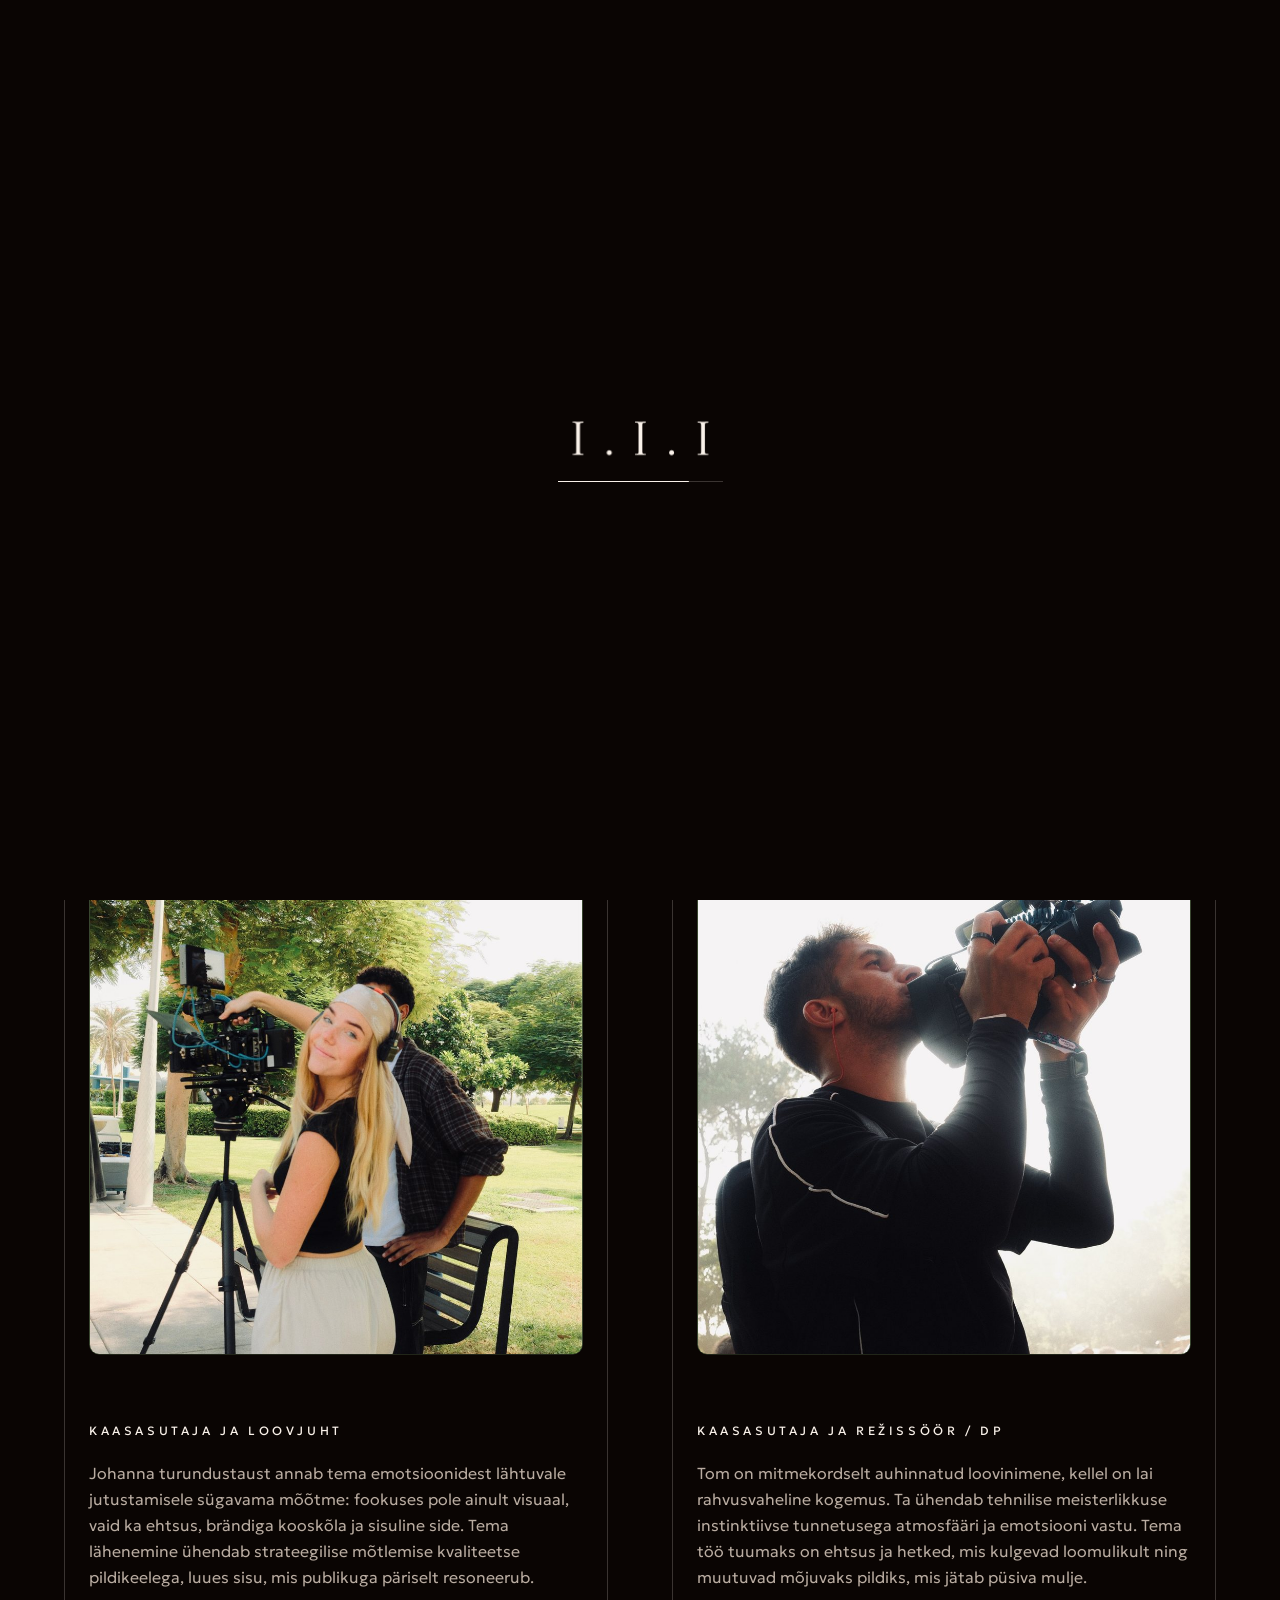
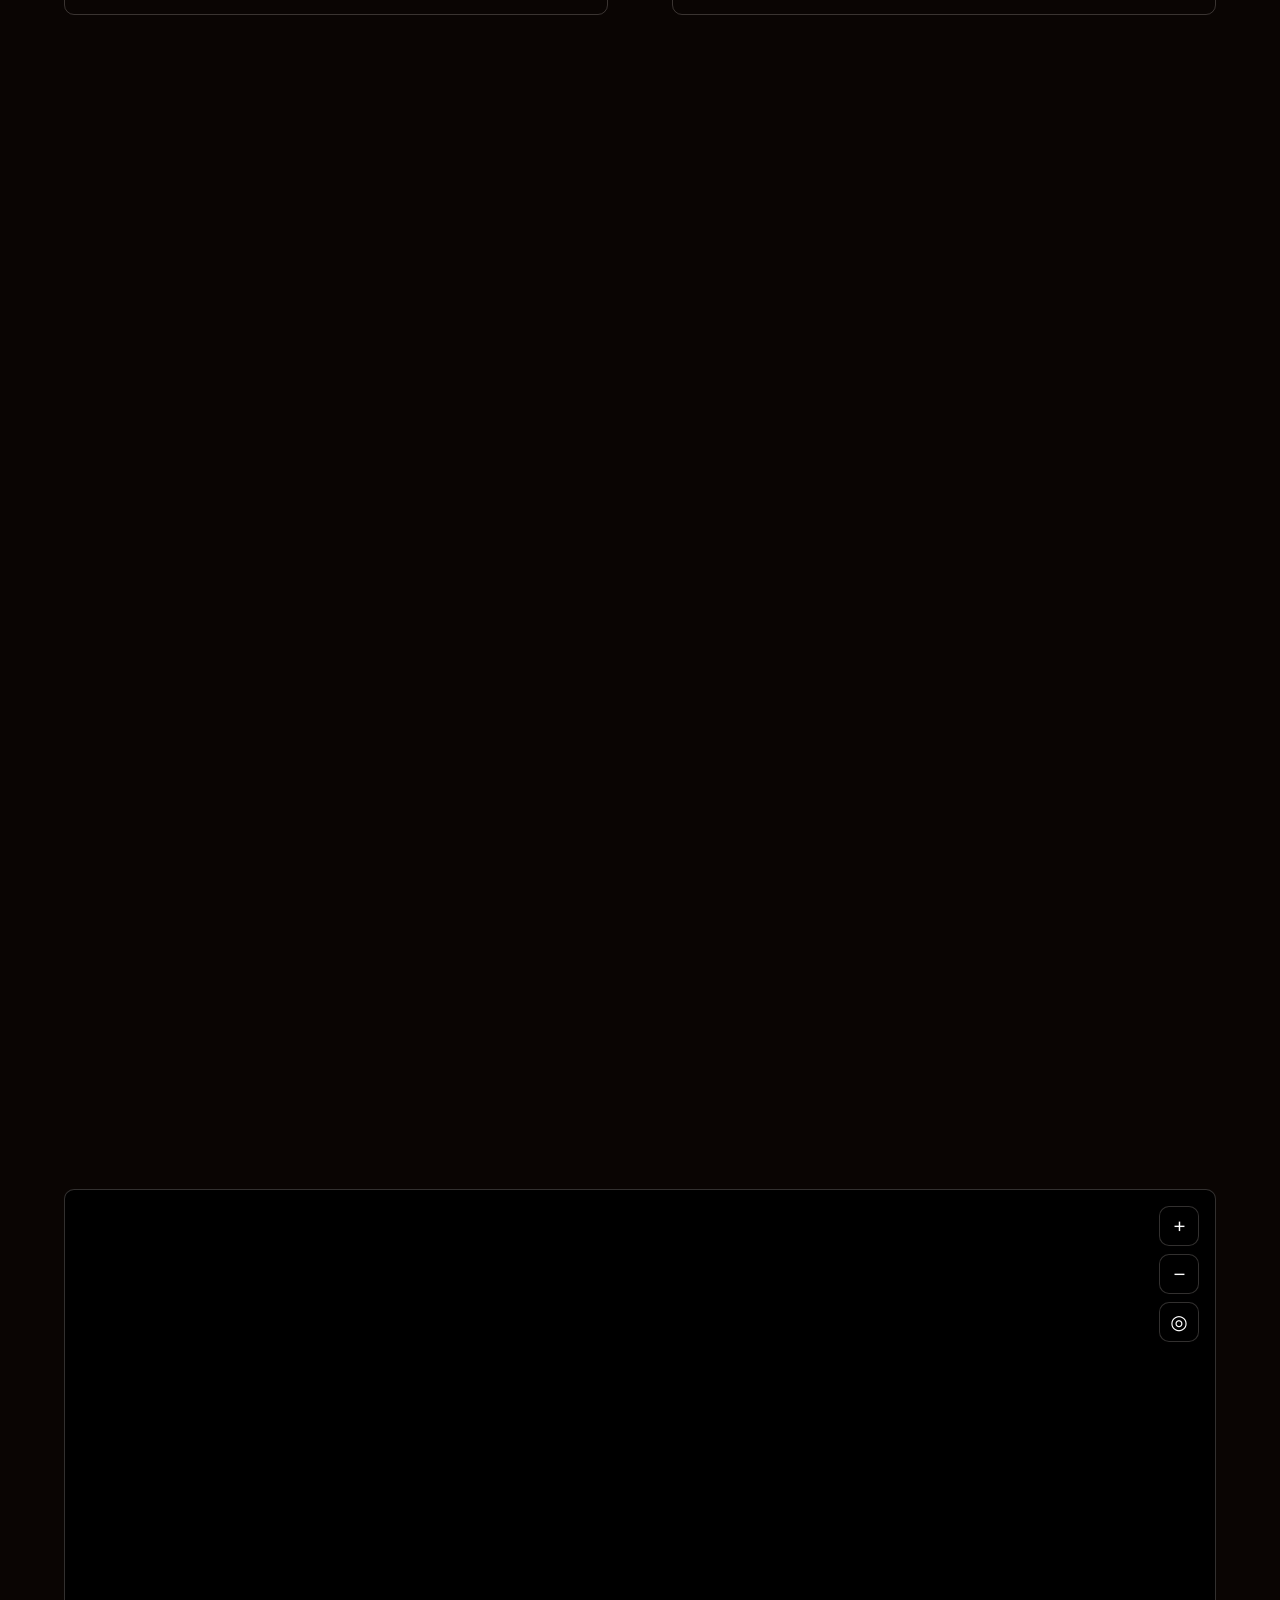
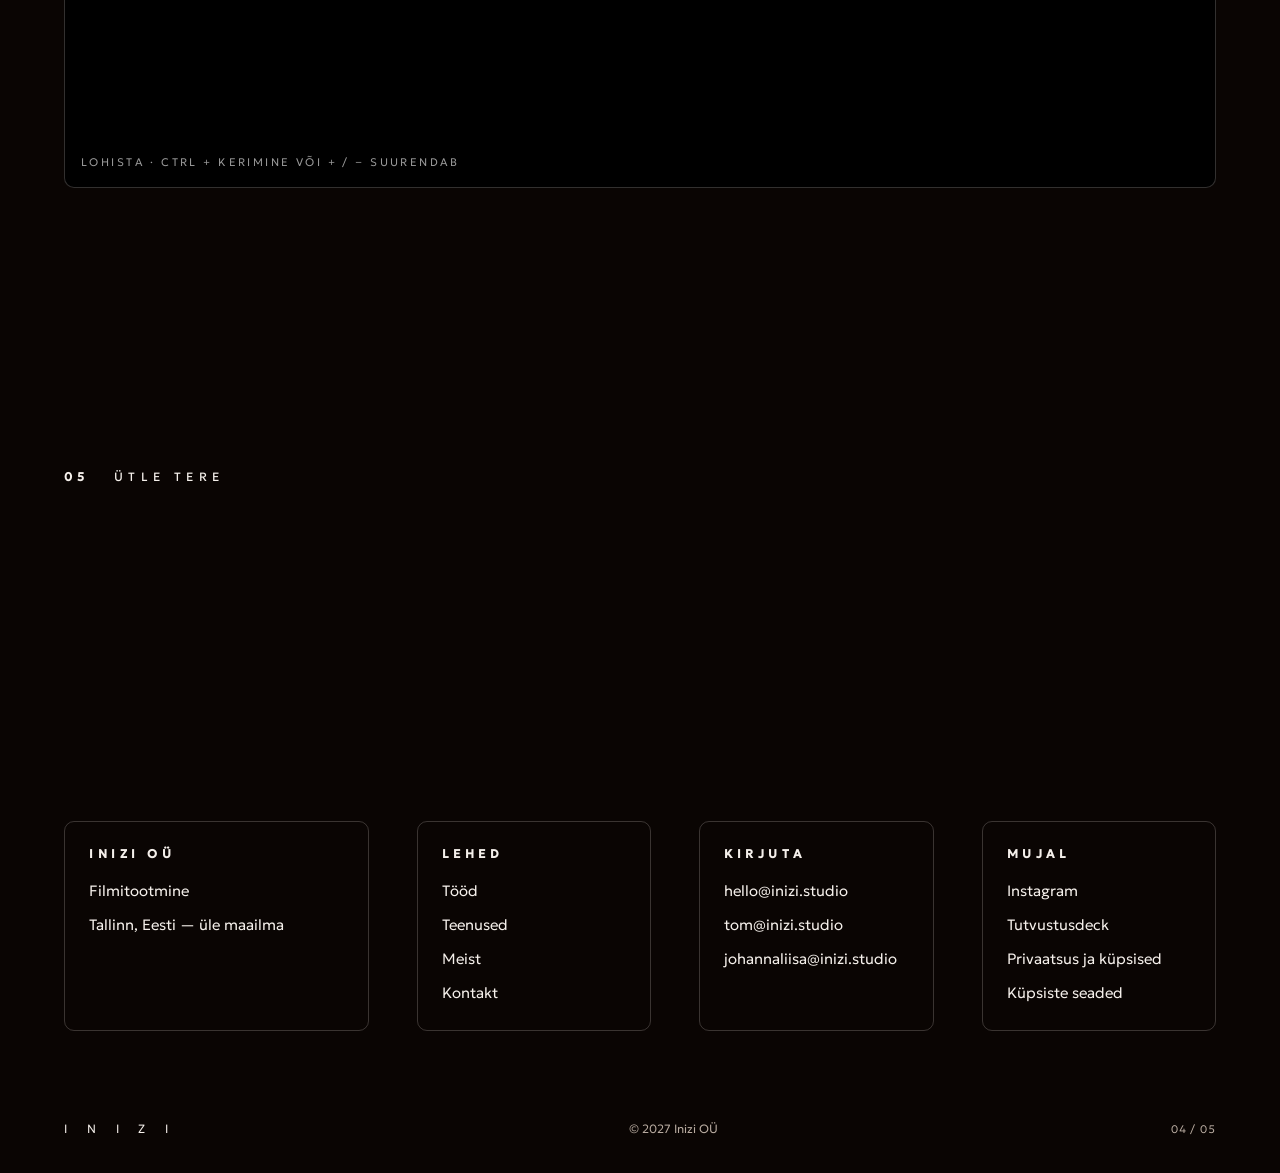
<file: et/about.html>
<!doctype html>
<html lang="et" class="no-js">
<head>
<meta charset="utf-8">
<meta name="viewport" content="width=device-width,initial-scale=1">
<title>Meist — Inizi</title>
<meta name="description" content="Inizi tähendab algust. Tutvu Johanna-Liisa Meema ja Tom Pacelliga, Inizi taga olevate filmitegijatega Tallinnas.">

<meta http-equiv="Content-Security-Policy" content="default-src 'self'; script-src 'self' https://www.googletagmanager.com; style-src 'self'; font-src 'self'; img-src 'self' data: https://*.google-analytics.com https://*.googletagmanager.com; media-src 'self'; connect-src 'self' https://api.web3forms.com https://*.google-analytics.com https://*.analytics.google.com https://*.googletagmanager.com; object-src 'none'; base-uri 'none'; form-action 'none'">
<meta name="referrer" content="strict-origin-when-cross-origin">
<meta name="theme-color" content="#0a0503">
<meta name="color-scheme" content="dark">
<link rel="canonical" href="https://www.inizi.studio/et/about.html">
<link rel="alternate" hreflang="en" href="https://www.inizi.studio/about.html">
<link rel="alternate" hreflang="et" href="https://www.inizi.studio/et/about.html">
<link rel="alternate" hreflang="x-default" href="https://www.inizi.studio/about.html">
<meta property="og:site_name" content="Inizi">
<meta property="og:type" content="website">
<meta property="og:title" content="Meist — Inizi">
<meta property="og:description" content="Inizi tähendab algust. Tutvu Johanna-Liisa Meema ja Tom Pacelliga, Inizi taga olevate filmitegijatega Tallinnas.">
<meta property="og:url" content="https://www.inizi.studio/et/about.html">
<meta property="og:locale" content="et_EE">
<meta property="og:image" content="https://www.inizi.studio/assets/img/og.png">
<meta name="twitter:card" content="summary_large_image">
<link rel="icon" href="../assets/img/favicon.svg" type="image/svg+xml">
<link rel="apple-touch-icon" href="../assets/img/apple-touch-icon.png">
<link rel="preload" href="../fonts/geologica-latin-300-normal.woff2" as="font" type="font/woff2" crossorigin>
<script src="../js/theme.js"></script>
<link rel="stylesheet" href="../css/site.css">
<link rel="stylesheet" href="../css/motion.css">

</head>
<body class="" data-assets="../assets/">
<svg class="sprite" width="0" height="0" aria-hidden="true" focusable="false"><symbol id="wm" viewBox="0 0 117.01 20.34"><path d="M7.95,2.74v14.17c0,.53.03.91.08,1.15.05.24.21.39.47.45s.71.12,1.35.17c.02.18.02.35,0,.53-.39,0-.89,0-1.5-.03-.62-.02-1.1-.03-1.45-.03-.39,0-.88,0-1.48.03s-1.1.03-1.5.03c-.02-.18-.02-.35,0-.53.62-.05,1.06-.11,1.33-.16.27-.05.44-.18.5-.38.06-.2.09-.53.09-.99V2.98c0-.53-.04-.91-.11-1.14s-.24-.38-.5-.46-.7-.14-1.32-.17c-.02-.18-.02-.35,0-.53.26,0,.59,0,.96.01.38,0,.75.02,1.12.03.37,0,.68.01.92.01s.55,0,.91-.01c.36,0,.73-.02,1.1-.03.37,0,.68-.01.92-.01.02.18.02.35,0,.53-.62.05-1.06.11-1.32.16-.26.05-.43.18-.49.37-.06.19-.09.53-.09,1Z"/><path d="M40.04,19.67L27.5,3.43v13.36c0,.49.01.87.04,1.12.03.26.1.45.22.59.14.12.34.23.61.33.26.1.64.16,1.14.2.02.18.02.35,0,.53-.39,0-.81,0-1.28-.03s-.86-.03-1.17-.03-.71,0-1.17.03-.88.03-1.25.03c-.02-.18-.02-.35,0-.53.62-.07,1.06-.15,1.32-.24.26-.09.43-.26.49-.51.06-.26.09-.67.09-1.25V3.91c0-.69-.04-1.18-.11-1.49-.07-.31-.25-.52-.54-.62-.29-.11-.76-.19-1.41-.26-.02-.16-.02-.33,0-.5.4,0,.83,0,1.28.03s.89.03,1.33.03h.52c.29,0,.55,0,.78-.03l11.77,15.28V3.83c0-.48,0-.85-.03-1.12-.02-.27-.1-.47-.24-.59-.26-.3-.91-.48-1.95-.55-.02-.18-.02-.34,0-.5.37,0,.83,0,1.37.01.55,0,.98.01,1.29.01s.71,0,1.17-.01c.47,0,.89-.01,1.28-.01.02.16.02.33,0,.5-.62.07-1.06.15-1.33.25-.27.1-.44.27-.5.53-.06.26-.09.67-.09,1.25v15.97c-.12.04-.29.06-.52.08-.22.02-.41.03-.57.03Z"/><path d="M61.64,3.09v14.17c0,.53.03.91.08,1.15.05.24.21.39.47.45s.71.12,1.35.17c.02.18.02.35,0,.53-.39,0-.89,0-1.5-.03-.62-.02-1.1-.03-1.45-.03-.39,0-.88,0-1.48.03s-1.1.03-1.5.03c-.02-.18-.02-.35,0-.53.62-.05,1.06-.11,1.33-.16.27-.05.44-.18.5-.38.06-.2.09-.53.09-.99V3.33c0-.53-.04-.91-.11-1.14s-.24-.38-.5-.46-.7-.14-1.32-.17c-.02-.18-.02-.35,0-.53.26,0,.59,0,.96.01.38,0,.75.02,1.12.03.37,0,.68.01.92.01s.55,0,.91-.01c.36,0,.73-.02,1.1-.03.37,0,.68-.01.92-.01.02.18.02.35,0,.53-.62.05-1.06.11-1.32.16-.26.05-.43.18-.49.37-.06.19-.09.53-.09,1Z"/><path d="M92.25,1.45l-11.24,17.26h7.31c.72,0,1.27-.06,1.64-.17.37-.11.68-.33.92-.65.18-.23.36-.54.55-.92.19-.39.37-.85.53-1.37.16-.02.32-.02.48,0-.14.79-.27,1.53-.38,2.2-.11.68-.19,1.25-.22,1.73-.25,0-.99,0-2.22-.01-1.23,0-3.03-.01-5.38-.01-1.25,0-2.24,0-2.98.01-.74,0-1.32.02-1.76.03-.43,0-.82.01-1.17.01-.05-.14-.08-.27-.08-.4L89.48,1.87h-7.1c-.49,0-.92.04-1.28.11-.36.07-.66.23-.88.48-.18.19-.34.48-.5.87-.16.39-.3.83-.42,1.32-.18.02-.35.02-.53,0,.11-.63.2-1.26.28-1.87.08-.62.15-1.2.2-1.74,1.04.04,2.13.06,3.27.07,1.14,0,2.34.01,3.59.01s2.34,0,3.11-.01c.77,0,1.39-.02,1.85-.03.46,0,.83-.01,1.11-.01.02.05.03.11.05.17.02.06.03.14.03.22Z"/><path d="M111.19,3.09v14.17c0,.53.03.91.08,1.15.05.24.21.39.47.45s.71.12,1.35.17c.02.18.02.35,0,.53-.39,0-.89,0-1.5-.03-.62-.02-1.1-.03-1.45-.03-.39,0-.88,0-1.48.03s-1.1.03-1.5.03c-.02-.18-.02-.35,0-.53.62-.05,1.06-.11,1.33-.16.27-.05.44-.18.5-.38.06-.2.09-.53.09-.99V3.33c0-.53-.04-.91-.11-1.14s-.24-.38-.5-.46-.7-.14-1.32-.17c-.02-.18-.02-.35,0-.53.26,0,.59,0,.96.01.38,0,.75.02,1.12.03.37,0,.68.01.92.01s.55,0,.91-.01c.36,0,.73-.02,1.1-.03.37,0,.68-.01.92-.01.02.18.02.35,0,.53-.62.05-1.06.11-1.32.16-.26.05-.43.18-.49.37-.06.19-.09.53-.09,1Z"/></symbol><symbol id="sig" viewBox="0 0 92.16 22.86"><path d="M12.26,4.1v14.21c0,.53.03.91.08,1.15.05.24.21.39.48.45.26.06.71.12,1.35.17.02.18.02.35,0,.53-.39,0-.89,0-1.51-.03-.62-.02-1.1-.03-1.46-.03-.39,0-.88,0-1.48.03-.6.02-1.1.03-1.51.03-.02-.18-.02-.35,0-.53.62-.05,1.06-.11,1.34-.16.27-.05.44-.18.5-.38.06-.2.09-.53.09-.99V4.34c0-.53-.04-.91-.11-1.14-.07-.23-.24-.38-.5-.46-.26-.08-.7-.14-1.32-.17-.02-.18-.02-.35,0-.53.26,0,.59,0,.97.01.38,0,.75.02,1.12.03.37,0,.68.01.93.01s.55,0,.91-.01c.36,0,.73-.02,1.1-.03.37,0,.68-.01.93-.01.02.18.02.35,0,.53-.62.05-1.06.11-1.32.16s-.43.18-.49.37c-.06.19-.09.53-.09,1Z"/><path d="M27.22,19.39c0-.41.13-.74.4-1.02.26-.27.59-.41.98-.41.44,0,.79.15,1.05.44.26.29.38.62.38.99s-.13.72-.38,1.01c-.26.28-.6.42-1.05.42-.39,0-.71-.14-.98-.42-.26-.28-.4-.62-.4-1.01Z"/><path d="M47.1,4.1v14.21c0,.53.03.91.08,1.15.05.24.21.39.48.45.26.06.71.12,1.35.17.02.18.02.35,0,.53-.39,0-.89,0-1.51-.03-.62-.02-1.1-.03-1.46-.03-.39,0-.88,0-1.48.03-.6.02-1.1.03-1.51.03-.02-.18-.02-.35,0-.53.62-.05,1.06-.11,1.34-.16.27-.05.44-.18.5-.38.06-.2.09-.53.09-.99V4.34c0-.53-.04-.91-.11-1.14-.07-.23-.24-.38-.5-.46-.26-.08-.7-.14-1.32-.17-.02-.18-.02-.35,0-.53.26,0,.59,0,.97.01.38,0,.75.02,1.12.03.37,0,.68.01.93.01s.55,0,.91-.01c.36,0,.73-.02,1.1-.03.37,0,.68-.01.93-.01.02.18.02.35,0,.53-.62.05-1.06.11-1.32.16s-.43.18-.49.37c-.06.19-.09.53-.09,1Z"/><path d="M62.06,19.39c0-.41.13-.74.4-1.02.26-.27.59-.41.98-.41.44,0,.79.15,1.05.44.26.29.38.62.38.99s-.13.72-.38,1.01c-.26.28-.6.42-1.05.42-.39,0-.71-.14-.98-.42-.26-.28-.4-.62-.4-1.01Z"/><path d="M82.05,4.1v14.21c0,.53.03.91.08,1.15.05.24.21.39.48.45.26.06.71.12,1.35.17.02.18.02.35,0,.53-.39,0-.89,0-1.51-.03-.62-.02-1.1-.03-1.46-.03-.39,0-.88,0-1.48.03-.6.02-1.1.03-1.51.03-.02-.18-.02-.35,0-.53.62-.05,1.06-.11,1.34-.16.27-.05.44-.18.5-.38.06-.2.09-.53.09-.99V4.34c0-.53-.04-.91-.11-1.14-.07-.23-.24-.38-.5-.46-.26-.08-.7-.14-1.32-.17-.02-.18-.02-.35,0-.53.26,0,.59,0,.97.01.38,0,.75.02,1.12.03.37,0,.68.01.93.01s.55,0,.91-.01c.36,0,.73-.02,1.1-.03.37,0,.68-.01.93-.01.02.18.02.35,0,.53-.62.05-1.06.11-1.32.16s-.43.18-.49.37c-.06.19-.09.53-.09,1Z"/></symbol></svg>
<div class="loader" aria-hidden="true"><svg viewBox="0 0 92.16 22.86" class="logo"><path class="hl i0" d="M12.26,4.1v14.21c0,.53.03.91.08,1.15.05.24.21.39.48.45.26.06.71.12,1.35.17.02.18.02.35,0,.53-.39,0-.89,0-1.51-.03-.62-.02-1.1-.03-1.46-.03-.39,0-.88,0-1.48.03-.6.02-1.1.03-1.51.03-.02-.18-.02-.35,0-.53.62-.05,1.06-.11,1.34-.16.27-.05.44-.18.5-.38.06-.2.09-.53.09-.99V4.34c0-.53-.04-.91-.11-1.14-.07-.23-.24-.38-.5-.46-.26-.08-.7-.14-1.32-.17-.02-.18-.02-.35,0-.53.26,0,.59,0,.97.01.38,0,.75.02,1.12.03.37,0,.68.01.93.01s.55,0,.91-.01c.36,0,.73-.02,1.1-.03.37,0,.68-.01.93-.01.02.18.02.35,0,.53-.62.05-1.06.11-1.32.16s-.43.18-.49.37c-.06.19-.09.53-.09,1Z"/><path class="hl i1" d="M27.22,19.39c0-.41.13-.74.4-1.02.26-.27.59-.41.98-.41.44,0,.79.15,1.05.44.26.29.38.62.38.99s-.13.72-.38,1.01c-.26.28-.6.42-1.05.42-.39,0-.71-.14-.98-.42-.26-.28-.4-.62-.4-1.01Z"/><path class="hl i2" d="M47.1,4.1v14.21c0,.53.03.91.08,1.15.05.24.21.39.48.45.26.06.71.12,1.35.17.02.18.02.35,0,.53-.39,0-.89,0-1.51-.03-.62-.02-1.1-.03-1.46-.03-.39,0-.88,0-1.48.03-.6.02-1.1.03-1.51.03-.02-.18-.02-.35,0-.53.62-.05,1.06-.11,1.34-.16.27-.05.44-.18.5-.38.06-.2.09-.53.09-.99V4.34c0-.53-.04-.91-.11-1.14-.07-.23-.24-.38-.5-.46-.26-.08-.7-.14-1.32-.17-.02-.18-.02-.35,0-.53.26,0,.59,0,.97.01.38,0,.75.02,1.12.03.37,0,.68.01.93.01s.55,0,.91-.01c.36,0,.73-.02,1.1-.03.37,0,.68-.01.93-.01.02.18.02.35,0,.53-.62.05-1.06.11-1.32.16s-.43.18-.49.37c-.06.19-.09.53-.09,1Z"/><path class="hl i3" d="M62.06,19.39c0-.41.13-.74.4-1.02.26-.27.59-.41.98-.41.44,0,.79.15,1.05.44.26.29.38.62.38.99s-.13.72-.38,1.01c-.26.28-.6.42-1.05.42-.39,0-.71-.14-.98-.42-.26-.28-.4-.62-.4-1.01Z"/><path class="hl i4" d="M82.05,4.1v14.21c0,.53.03.91.08,1.15.05.24.21.39.48.45.26.06.71.12,1.35.17.02.18.02.35,0,.53-.39,0-.89,0-1.51-.03-.62-.02-1.1-.03-1.46-.03-.39,0-.88,0-1.48.03-.6.02-1.1.03-1.51.03-.02-.18-.02-.35,0-.53.62-.05,1.06-.11,1.34-.16.27-.05.44-.18.5-.38.06-.2.09-.53.09-.99V4.34c0-.53-.04-.91-.11-1.14-.07-.23-.24-.38-.5-.46-.26-.08-.7-.14-1.32-.17-.02-.18-.02-.35,0-.53.26,0,.59,0,.97.01.38,0,.75.02,1.12.03.37,0,.68.01.93.01s.55,0,.91-.01c.36,0,.73-.02,1.1-.03.37,0,.68-.01.93-.01.02.18.02.35,0,.53-.62.05-1.06.11-1.32.16s-.43.18-.49.37c-.06.19-.09.53-.09,1Z"/></svg><span class="loader__bar"><i></i></span></div>
<div class="progress" aria-hidden="true"><i></i></div>
<div class="cursor" id="cursor" aria-hidden="true"></div><div class="cursor-dot" id="cursorDot" aria-hidden="true"></div>
<a class="skip" href="#main">Mine sisu juurde</a>
<header class="nav">
  <a class="nav__logo" href="index.html" aria-label="Inizi — avaleht"><svg viewBox="0 0 92.16 22.86" class="logo" role="img" aria-label="Inizi"><use href="#sig"/></svg></a>
  <button class="nav__toggle" type="button" aria-expanded="false" aria-controls="menu" data-open="Menüü" data-close="Sulge" aria-label="Menüü"><span class="nav__bars" aria-hidden="true"><i></i><i></i><i></i></span></button>
  <div class="nav__menu" id="menu"><nav class="nav__links" aria-label="Main"><a href="work.html">Tööd</a><a href="services.html">Teenused</a><a href="about.html" aria-current="page">Meist</a><a href="contact.html">Kontakt</a></nav><div class="lang" aria-label="Language"><a href="../about.html" lang="en" hreflang="en">EN</a><a href="about.html" lang="et" hreflang="et" aria-current="true">EE</a></div><button class="theme" type="button" aria-pressed="false" data-to-day="Lülita päevarežiimile" data-to-night="Lülita öörežiimile" aria-label="Lülita päevarežiimile"><svg class="theme__i theme__sun" viewBox="0 0 24 24" aria-hidden="true"><circle cx="12" cy="12" r="4.2"/><path d="M12 2.5v2.6M12 18.9v2.6M2.5 12h2.6M18.9 12h2.6M5.3 5.3l1.8 1.8M16.9 16.9l1.8 1.8M5.3 18.7l1.8-1.8M16.9 7.1l1.8-1.8"/></svg><svg class="theme__i theme__moon" viewBox="0 0 24 24" aria-hidden="true"><path d="M20 14.5A8.5 8.5 0 0 1 9.5 4a8.5 8.5 0 1 0 10.5 10.5z"/></svg></button></div>
</header>
<main id="main">
<section class="reel banner" data-reel="1" data-clip="2">
  <img class="banner__img" src="../assets/img/still-ridge.jpg" alt="" decoding="async">
  <video class="reel__vid" muted playsinline preload="none" aria-hidden="true" tabindex="-1"></video>
  <video class="reel__vid" muted playsinline preload="none" aria-hidden="true" tabindex="-1"></video>
  <h1 class="display banner__t">Kaks filmitegijat, <em>üks missioon.</em></h1>
</section>
<section class="section section--tight"><div class="wrap grid-2"><p class="body-lg reveal">Inizi asutasid Tom Pacelli ja Johanna-Liisa Meema, keda ühendab armastus jutustamise vastu ja veendumus, et igal brändil on lugu, mida väärib rääkida. Meie kirg on tabada ilu, emotsioone ja detaile, mis teevad kogemuse tõeliselt meeldejäävaks.</p><p class="body-lg muted reveal">Meie teekond on viinud meid üle maailma, jäädvustama hetki, mis peegeldavad mõne maailma tähelepanuväärseima sihtkoha elegantsi ja ehtsust.</p></div></section>
<section class="section section--tight"><div class="wrap"><div class="reveal u-mb8"><p class="label"><b>02</b><span>Tiim</span></p></div><div class="grid-2"><article class="person reveal"><div class="person__mark"><img src="../assets/img/portrait-johanna.jpg" alt="Johanna-Liisa Meema portree kaameraga" width="960" height="1200" loading="lazy" decoding="async"></div><h3 class="title">Johanna-Liisa Meema</h3><p class="role">Kaasasutaja ja loovjuht</p><p class="muted">Johanna turundustaust annab tema emotsioonidest lähtuvale jutustamisele sügavama mõõtme: fookuses pole ainult visuaal, vaid ka ehtsus, brändiga kooskõla ja sisuline side. Tema lähenemine ühendab strateegilise mõtlemise kvaliteetse pildikeelega, luues sisu, mis publikuga päriselt resoneerub.</p></article><article class="person reveal"><div class="person__mark"><img src="../assets/img/portrait-tom.jpg" alt="Tom Paceli portree kaameraga" width="960" height="1200" loading="lazy" decoding="async"></div><h3 class="title">Tom Pacelli</h3><p class="role">Kaasasutaja ja režissöör / DP</p><p class="muted">Tom on mitmekordselt auhinnatud loovinimene, kellel on lai rahvusvaheline kogemus. Ta ühendab tehnilise meisterlikkuse instinktiivse tunnetusega atmosfääri ja emotsiooni vastu. Tema töö tuumaks on ehtsus ja hetked, mis kulgevad loomulikult ning muutuvad mõjuvaks pildiks, mis jätab püsiva mulje.</p></article></div><div class="grid-2 u-mt7"><p class="body-lg reveal">Maailmatasemel loovmeeskonna toel loome visuaali, mis tundub loomulik, kuid on kavatsuslikult viimistletud.</p><p class="body-lg muted reveal">Meie missioon on luua kampaaniaid, mis peegeldavad sinu brändi olemust elegantsete ja kaasahaaravate visuaalsete elamuste kaudu.</p></div></div></section>
<section class="section section--tight"><div class="wrap"><div class="reveal u-mb8"><p class="label"><b>03</b><span>Kulisside taga</span></p></div><div class="bts"><div class="bts__row r1"><figure class="bts__i p reveal"><img src="../assets/img/bts-1.jpg" alt="Kaadri filmimine katuselt kuldsel tunnil" loading="lazy" decoding="async"></figure><figure class="bts__i l reveal"><img src="../assets/img/bts-2.jpg" alt="Intervjuu seadistus pehme valgusega hotellisviidis" loading="lazy" decoding="async"></figure><figure class="bts__i l reveal"><img src="../assets/img/bts-3.jpg" alt="Meeskond mägedes õhtuhämaruses" loading="lazy" decoding="async"></figure><figure class="bts__i p reveal"><img src="../assets/img/bts-4.jpg" alt="Filmimine liikuvast autost öises linnas" loading="lazy" decoding="async"></figure></div><div class="bts__row r2"><figure class="bts__i l reveal"><img src="../assets/img/bts-5.jpg" alt="Meeskonna siluetid monitori taga stuudiovõttel" loading="lazy" decoding="async"></figure><figure class="bts__i l reveal"><img src="../assets/img/bts-6.jpg" alt="Johanna-Liisa kontrollib monitori võttekohal" loading="lazy" decoding="async"></figure><figure class="bts__i p reveal"><img src="../assets/img/bts-7.jpg" alt="Kaameraga tööd festivalil, rahvas laval ees" loading="lazy" decoding="async"></figure><figure class="bts__i l reveal"><img src="../assets/img/bts-8.jpg" alt="Kaadri ülevaatus pargis hommikuses valguses" loading="lazy" decoding="async"></figure></div></div></div></section>
<section class="section section--tight"><div class="wrap"><div class="reveal u-mb8"><p class="label"><b>04</b><span>Kus me töötame</span></p></div><div class="split u-mb7"><h2 class="headline reveal">Kodu Tallinnas. <em>Töö üle maailma.</em></h2><p class="body-lg muted reveal">Asume Tallinnas, Eestis. Töötame üle maailma, inglise, prantsuse ja eesti keeles.</p></div><div class="map" data-map data-name="Tallinn, Eesti" data-tag="Asume siin" data-txt="Siit algab iga Inizi projekt. Reisime sinna, kus lugu on."><div class="map__stage" tabindex="0" role="application" aria-label="Interaktiivne mustvalge kaart. Inizi asub Tallinnas, Eestis."><svg class="map__svg" viewBox="0 0 1000 520" aria-hidden="true" focusable="false"></svg><div class="map__tip" role="status" aria-live="polite"></div><div class="map__ctrl"><button type="button" class="map__btn" data-z="in" aria-label="Suurenda">+</button><button type="button" class="map__btn" data-z="out" aria-label="Vähenda">&minus;</button><button type="button" class="map__btn" data-z="reset" aria-label="Lähtesta kaart">&#9678;</button></div><p class="map__hint">Lohista · Ctrl + kerimine või + / − suurendab</p></div></div></div></section>
<section class="section"><div class="wrap split"><p class="label"><b>05</b><span>Ütle tere</span></p><div class="stack"><p class="body-lg muted reveal">Räägi, mida sa valmistad.</p><div class="btn-row reveal"><a class="btn" data-u="hello" data-d="inizi.studio" data-s="Uus projekt" data-keep="1" href="#">Alustame projekti</a><a class="btn btn--ghost" href="https://canva.link/mb2xid1qvzzn16g" target="_blank" rel="noopener noreferrer">Tutvu meie tutvustusdeckiga</a></div></div></div></section>
</main>
<footer class="footer">
  <div class="footer__cols">
    <div><p class="colhead">Inizi OÜ</p><ul><li>Filmitootmine</li><li>Tallinn, Eesti — üle maailma</li></ul></div>
    <div><p class="colhead">Lehed</p><ul><li><a href="work.html">Tööd</a></li><li><a href="services.html">Teenused</a></li><li><a href="about.html">Meist</a></li><li><a href="contact.html">Kontakt</a></li></ul></div>
    <div><p class="colhead">Kirjuta</p><ul><li><a data-u="hello" data-d="inizi.studio" href="#">hello [at] inizi.studio</a></li><li><a data-u="tom" data-d="inizi.studio" href="#">tom [at] inizi.studio</a></li><li><a data-u="johannaliisa" data-d="inizi.studio" href="#">johannaliisa [at] inizi.studio</a></li></ul></div>
    <div><p class="colhead">Mujal</p><ul><li><a href="https://www.instagram.com/inizi.studio" target="_blank" rel="noopener noreferrer">Instagram</a></li><li><a href="https://canva.link/mb2xid1qvzzn16g" target="_blank" rel="noopener noreferrer">Tutvustusdeck</a></li><li><a href="privacy.html">Privaatsus ja küpsised</a></li><li><button class="linklike" type="button" data-consent-open>Küpsiste seaded</button></li></ul></div>
  </div>
  <div class="footer__base"><span class="footer__mark">I N I Z I</span><span>© 2027 Inizi OÜ</span><span class="counter">04 / 05</span></div>
</footer>
<script src="../js/map-data.js" defer></script>
<script src="../js/loader.js" defer></script>
<script src="../js/main.js" defer></script>
<script src="../js/fx.js" defer></script>

<script src="../js/consent.js" defer data-lang="et" data-privacy="privacy.html"></script>
</body>
</html>
</file>
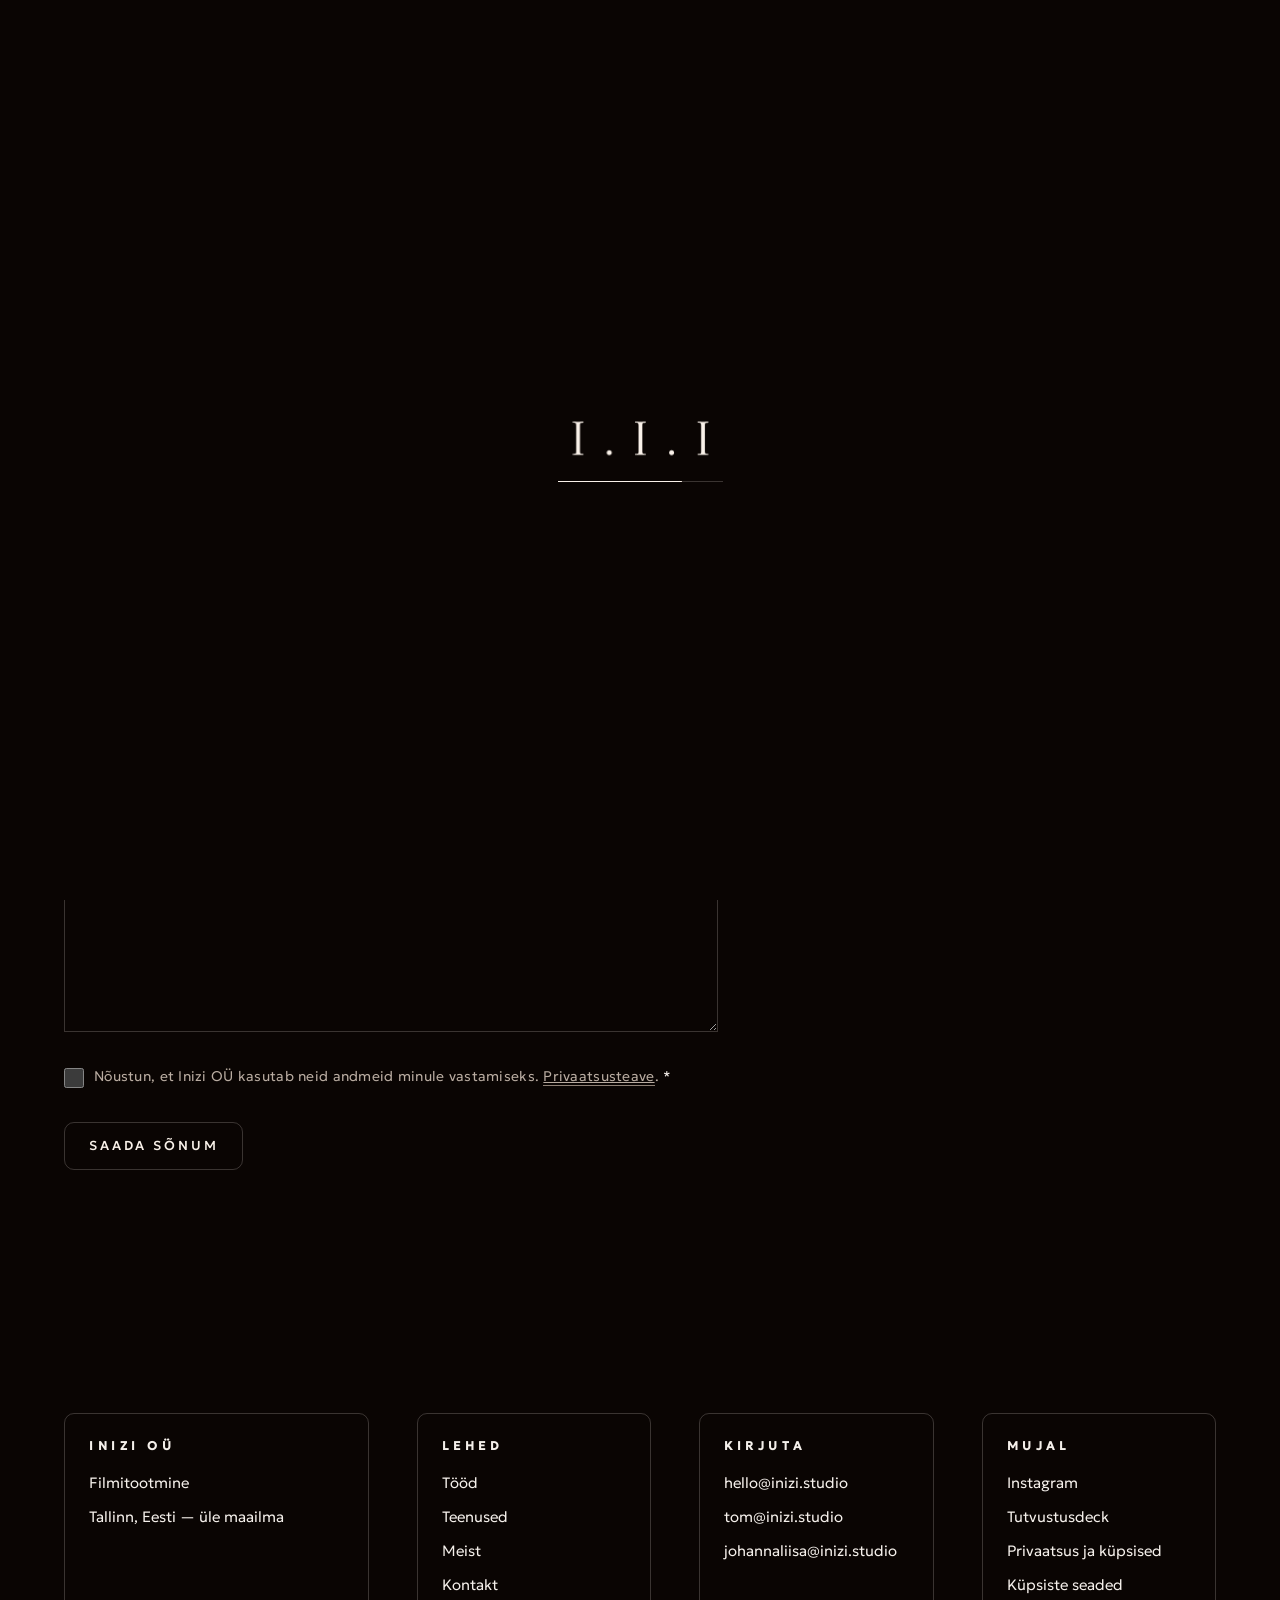
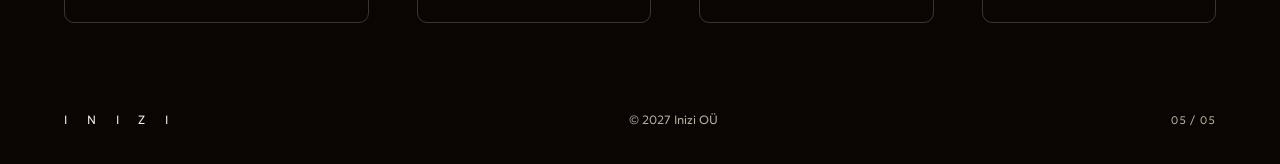
<file: et/contact.html>
<!doctype html>
<html lang="et" class="no-js">
<head>
<meta charset="utf-8">
<meta name="viewport" content="width=device-width,initial-scale=1">
<title>Kontakt — Inizi</title>
<meta name="description" content="Alustame projekti. Kirjuta hello@inizi.studio või leia meid Instagramist.">

<meta http-equiv="Content-Security-Policy" content="default-src 'self'; script-src 'self' https://www.googletagmanager.com; style-src 'self'; font-src 'self'; img-src 'self' data: https://*.google-analytics.com https://*.googletagmanager.com; media-src 'self'; connect-src 'self' https://api.web3forms.com https://*.google-analytics.com https://*.analytics.google.com https://*.googletagmanager.com; object-src 'none'; base-uri 'none'; form-action 'none'">
<meta name="referrer" content="strict-origin-when-cross-origin">
<meta name="theme-color" content="#0a0503">
<meta name="color-scheme" content="dark">
<link rel="canonical" href="https://www.inizi.studio/et/contact.html">
<link rel="alternate" hreflang="en" href="https://www.inizi.studio/contact.html">
<link rel="alternate" hreflang="et" href="https://www.inizi.studio/et/contact.html">
<link rel="alternate" hreflang="x-default" href="https://www.inizi.studio/contact.html">
<meta property="og:site_name" content="Inizi">
<meta property="og:type" content="website">
<meta property="og:title" content="Kontakt — Inizi">
<meta property="og:description" content="Alustame projekti. Kirjuta hello@inizi.studio või leia meid Instagramist.">
<meta property="og:url" content="https://www.inizi.studio/et/contact.html">
<meta property="og:locale" content="et_EE">
<meta property="og:image" content="https://www.inizi.studio/assets/img/og.png">
<meta name="twitter:card" content="summary_large_image">
<link rel="icon" href="../assets/img/favicon.svg" type="image/svg+xml">
<link rel="apple-touch-icon" href="../assets/img/apple-touch-icon.png">
<link rel="preload" href="../fonts/geologica-latin-300-normal.woff2" as="font" type="font/woff2" crossorigin>
<script src="../js/theme.js"></script>
<link rel="stylesheet" href="../css/site.css">
<link rel="stylesheet" href="../css/motion.css">

</head>
<body class="" data-assets="../assets/">
<svg class="sprite" width="0" height="0" aria-hidden="true" focusable="false"><symbol id="wm" viewBox="0 0 117.01 20.34"><path d="M7.95,2.74v14.17c0,.53.03.91.08,1.15.05.24.21.39.47.45s.71.12,1.35.17c.02.18.02.35,0,.53-.39,0-.89,0-1.5-.03-.62-.02-1.1-.03-1.45-.03-.39,0-.88,0-1.48.03s-1.1.03-1.5.03c-.02-.18-.02-.35,0-.53.62-.05,1.06-.11,1.33-.16.27-.05.44-.18.5-.38.06-.2.09-.53.09-.99V2.98c0-.53-.04-.91-.11-1.14s-.24-.38-.5-.46-.7-.14-1.32-.17c-.02-.18-.02-.35,0-.53.26,0,.59,0,.96.01.38,0,.75.02,1.12.03.37,0,.68.01.92.01s.55,0,.91-.01c.36,0,.73-.02,1.1-.03.37,0,.68-.01.92-.01.02.18.02.35,0,.53-.62.05-1.06.11-1.32.16-.26.05-.43.18-.49.37-.06.19-.09.53-.09,1Z"/><path d="M40.04,19.67L27.5,3.43v13.36c0,.49.01.87.04,1.12.03.26.1.45.22.59.14.12.34.23.61.33.26.1.64.16,1.14.2.02.18.02.35,0,.53-.39,0-.81,0-1.28-.03s-.86-.03-1.17-.03-.71,0-1.17.03-.88.03-1.25.03c-.02-.18-.02-.35,0-.53.62-.07,1.06-.15,1.32-.24.26-.09.43-.26.49-.51.06-.26.09-.67.09-1.25V3.91c0-.69-.04-1.18-.11-1.49-.07-.31-.25-.52-.54-.62-.29-.11-.76-.19-1.41-.26-.02-.16-.02-.33,0-.5.4,0,.83,0,1.28.03s.89.03,1.33.03h.52c.29,0,.55,0,.78-.03l11.77,15.28V3.83c0-.48,0-.85-.03-1.12-.02-.27-.1-.47-.24-.59-.26-.3-.91-.48-1.95-.55-.02-.18-.02-.34,0-.5.37,0,.83,0,1.37.01.55,0,.98.01,1.29.01s.71,0,1.17-.01c.47,0,.89-.01,1.28-.01.02.16.02.33,0,.5-.62.07-1.06.15-1.33.25-.27.1-.44.27-.5.53-.06.26-.09.67-.09,1.25v15.97c-.12.04-.29.06-.52.08-.22.02-.41.03-.57.03Z"/><path d="M61.64,3.09v14.17c0,.53.03.91.08,1.15.05.24.21.39.47.45s.71.12,1.35.17c.02.18.02.35,0,.53-.39,0-.89,0-1.5-.03-.62-.02-1.1-.03-1.45-.03-.39,0-.88,0-1.48.03s-1.1.03-1.5.03c-.02-.18-.02-.35,0-.53.62-.05,1.06-.11,1.33-.16.27-.05.44-.18.5-.38.06-.2.09-.53.09-.99V3.33c0-.53-.04-.91-.11-1.14s-.24-.38-.5-.46-.7-.14-1.32-.17c-.02-.18-.02-.35,0-.53.26,0,.59,0,.96.01.38,0,.75.02,1.12.03.37,0,.68.01.92.01s.55,0,.91-.01c.36,0,.73-.02,1.1-.03.37,0,.68-.01.92-.01.02.18.02.35,0,.53-.62.05-1.06.11-1.32.16-.26.05-.43.18-.49.37-.06.19-.09.53-.09,1Z"/><path d="M92.25,1.45l-11.24,17.26h7.31c.72,0,1.27-.06,1.64-.17.37-.11.68-.33.92-.65.18-.23.36-.54.55-.92.19-.39.37-.85.53-1.37.16-.02.32-.02.48,0-.14.79-.27,1.53-.38,2.2-.11.68-.19,1.25-.22,1.73-.25,0-.99,0-2.22-.01-1.23,0-3.03-.01-5.38-.01-1.25,0-2.24,0-2.98.01-.74,0-1.32.02-1.76.03-.43,0-.82.01-1.17.01-.05-.14-.08-.27-.08-.4L89.48,1.87h-7.1c-.49,0-.92.04-1.28.11-.36.07-.66.23-.88.48-.18.19-.34.48-.5.87-.16.39-.3.83-.42,1.32-.18.02-.35.02-.53,0,.11-.63.2-1.26.28-1.87.08-.62.15-1.2.2-1.74,1.04.04,2.13.06,3.27.07,1.14,0,2.34.01,3.59.01s2.34,0,3.11-.01c.77,0,1.39-.02,1.85-.03.46,0,.83-.01,1.11-.01.02.05.03.11.05.17.02.06.03.14.03.22Z"/><path d="M111.19,3.09v14.17c0,.53.03.91.08,1.15.05.24.21.39.47.45s.71.12,1.35.17c.02.18.02.35,0,.53-.39,0-.89,0-1.5-.03-.62-.02-1.1-.03-1.45-.03-.39,0-.88,0-1.48.03s-1.1.03-1.5.03c-.02-.18-.02-.35,0-.53.62-.05,1.06-.11,1.33-.16.27-.05.44-.18.5-.38.06-.2.09-.53.09-.99V3.33c0-.53-.04-.91-.11-1.14s-.24-.38-.5-.46-.7-.14-1.32-.17c-.02-.18-.02-.35,0-.53.26,0,.59,0,.96.01.38,0,.75.02,1.12.03.37,0,.68.01.92.01s.55,0,.91-.01c.36,0,.73-.02,1.1-.03.37,0,.68-.01.92-.01.02.18.02.35,0,.53-.62.05-1.06.11-1.32.16-.26.05-.43.18-.49.37-.06.19-.09.53-.09,1Z"/></symbol><symbol id="sig" viewBox="0 0 92.16 22.86"><path d="M12.26,4.1v14.21c0,.53.03.91.08,1.15.05.24.21.39.48.45.26.06.71.12,1.35.17.02.18.02.35,0,.53-.39,0-.89,0-1.51-.03-.62-.02-1.1-.03-1.46-.03-.39,0-.88,0-1.48.03-.6.02-1.1.03-1.51.03-.02-.18-.02-.35,0-.53.62-.05,1.06-.11,1.34-.16.27-.05.44-.18.5-.38.06-.2.09-.53.09-.99V4.34c0-.53-.04-.91-.11-1.14-.07-.23-.24-.38-.5-.46-.26-.08-.7-.14-1.32-.17-.02-.18-.02-.35,0-.53.26,0,.59,0,.97.01.38,0,.75.02,1.12.03.37,0,.68.01.93.01s.55,0,.91-.01c.36,0,.73-.02,1.1-.03.37,0,.68-.01.93-.01.02.18.02.35,0,.53-.62.05-1.06.11-1.32.16s-.43.18-.49.37c-.06.19-.09.53-.09,1Z"/><path d="M27.22,19.39c0-.41.13-.74.4-1.02.26-.27.59-.41.98-.41.44,0,.79.15,1.05.44.26.29.38.62.38.99s-.13.72-.38,1.01c-.26.28-.6.42-1.05.42-.39,0-.71-.14-.98-.42-.26-.28-.4-.62-.4-1.01Z"/><path d="M47.1,4.1v14.21c0,.53.03.91.08,1.15.05.24.21.39.48.45.26.06.71.12,1.35.17.02.18.02.35,0,.53-.39,0-.89,0-1.51-.03-.62-.02-1.1-.03-1.46-.03-.39,0-.88,0-1.48.03-.6.02-1.1.03-1.51.03-.02-.18-.02-.35,0-.53.62-.05,1.06-.11,1.34-.16.27-.05.44-.18.5-.38.06-.2.09-.53.09-.99V4.34c0-.53-.04-.91-.11-1.14-.07-.23-.24-.38-.5-.46-.26-.08-.7-.14-1.32-.17-.02-.18-.02-.35,0-.53.26,0,.59,0,.97.01.38,0,.75.02,1.12.03.37,0,.68.01.93.01s.55,0,.91-.01c.36,0,.73-.02,1.1-.03.37,0,.68-.01.93-.01.02.18.02.35,0,.53-.62.05-1.06.11-1.32.16s-.43.18-.49.37c-.06.19-.09.53-.09,1Z"/><path d="M62.06,19.39c0-.41.13-.74.4-1.02.26-.27.59-.41.98-.41.44,0,.79.15,1.05.44.26.29.38.62.38.99s-.13.72-.38,1.01c-.26.28-.6.42-1.05.42-.39,0-.71-.14-.98-.42-.26-.28-.4-.62-.4-1.01Z"/><path d="M82.05,4.1v14.21c0,.53.03.91.08,1.15.05.24.21.39.48.45.26.06.71.12,1.35.17.02.18.02.35,0,.53-.39,0-.89,0-1.51-.03-.62-.02-1.1-.03-1.46-.03-.39,0-.88,0-1.48.03-.6.02-1.1.03-1.51.03-.02-.18-.02-.35,0-.53.62-.05,1.06-.11,1.34-.16.27-.05.44-.18.5-.38.06-.2.09-.53.09-.99V4.34c0-.53-.04-.91-.11-1.14-.07-.23-.24-.38-.5-.46-.26-.08-.7-.14-1.32-.17-.02-.18-.02-.35,0-.53.26,0,.59,0,.97.01.38,0,.75.02,1.12.03.37,0,.68.01.93.01s.55,0,.91-.01c.36,0,.73-.02,1.1-.03.37,0,.68-.01.93-.01.02.18.02.35,0,.53-.62.05-1.06.11-1.32.16s-.43.18-.49.37c-.06.19-.09.53-.09,1Z"/></symbol></svg>
<div class="loader" aria-hidden="true"><svg viewBox="0 0 92.16 22.86" class="logo"><path class="hl i0" d="M12.26,4.1v14.21c0,.53.03.91.08,1.15.05.24.21.39.48.45.26.06.71.12,1.35.17.02.18.02.35,0,.53-.39,0-.89,0-1.51-.03-.62-.02-1.1-.03-1.46-.03-.39,0-.88,0-1.48.03-.6.02-1.1.03-1.51.03-.02-.18-.02-.35,0-.53.62-.05,1.06-.11,1.34-.16.27-.05.44-.18.5-.38.06-.2.09-.53.09-.99V4.34c0-.53-.04-.91-.11-1.14-.07-.23-.24-.38-.5-.46-.26-.08-.7-.14-1.32-.17-.02-.18-.02-.35,0-.53.26,0,.59,0,.97.01.38,0,.75.02,1.12.03.37,0,.68.01.93.01s.55,0,.91-.01c.36,0,.73-.02,1.1-.03.37,0,.68-.01.93-.01.02.18.02.35,0,.53-.62.05-1.06.11-1.32.16s-.43.18-.49.37c-.06.19-.09.53-.09,1Z"/><path class="hl i1" d="M27.22,19.39c0-.41.13-.74.4-1.02.26-.27.59-.41.98-.41.44,0,.79.15,1.05.44.26.29.38.62.38.99s-.13.72-.38,1.01c-.26.28-.6.42-1.05.42-.39,0-.71-.14-.98-.42-.26-.28-.4-.62-.4-1.01Z"/><path class="hl i2" d="M47.1,4.1v14.21c0,.53.03.91.08,1.15.05.24.21.39.48.45.26.06.71.12,1.35.17.02.18.02.35,0,.53-.39,0-.89,0-1.51-.03-.62-.02-1.1-.03-1.46-.03-.39,0-.88,0-1.48.03-.6.02-1.1.03-1.51.03-.02-.18-.02-.35,0-.53.62-.05,1.06-.11,1.34-.16.27-.05.44-.18.5-.38.06-.2.09-.53.09-.99V4.34c0-.53-.04-.91-.11-1.14-.07-.23-.24-.38-.5-.46-.26-.08-.7-.14-1.32-.17-.02-.18-.02-.35,0-.53.26,0,.59,0,.97.01.38,0,.75.02,1.12.03.37,0,.68.01.93.01s.55,0,.91-.01c.36,0,.73-.02,1.1-.03.37,0,.68-.01.93-.01.02.18.02.35,0,.53-.62.05-1.06.11-1.32.16s-.43.18-.49.37c-.06.19-.09.53-.09,1Z"/><path class="hl i3" d="M62.06,19.39c0-.41.13-.74.4-1.02.26-.27.59-.41.98-.41.44,0,.79.15,1.05.44.26.29.38.62.38.99s-.13.72-.38,1.01c-.26.28-.6.42-1.05.42-.39,0-.71-.14-.98-.42-.26-.28-.4-.62-.4-1.01Z"/><path class="hl i4" d="M82.05,4.1v14.21c0,.53.03.91.08,1.15.05.24.21.39.48.45.26.06.71.12,1.35.17.02.18.02.35,0,.53-.39,0-.89,0-1.51-.03-.62-.02-1.1-.03-1.46-.03-.39,0-.88,0-1.48.03-.6.02-1.1.03-1.51.03-.02-.18-.02-.35,0-.53.62-.05,1.06-.11,1.34-.16.27-.05.44-.18.5-.38.06-.2.09-.53.09-.99V4.34c0-.53-.04-.91-.11-1.14-.07-.23-.24-.38-.5-.46-.26-.08-.7-.14-1.32-.17-.02-.18-.02-.35,0-.53.26,0,.59,0,.97.01.38,0,.75.02,1.12.03.37,0,.68.01.93.01s.55,0,.91-.01c.36,0,.73-.02,1.1-.03.37,0,.68-.01.93-.01.02.18.02.35,0,.53-.62.05-1.06.11-1.32.16s-.43.18-.49.37c-.06.19-.09.53-.09,1Z"/></svg><span class="loader__bar"><i></i></span></div>
<div class="progress" aria-hidden="true"><i></i></div>
<div class="cursor" id="cursor" aria-hidden="true"></div><div class="cursor-dot" id="cursorDot" aria-hidden="true"></div>
<a class="skip" href="#main">Mine sisu juurde</a>
<header class="nav">
  <a class="nav__logo" href="index.html" aria-label="Inizi — avaleht"><svg viewBox="0 0 92.16 22.86" class="logo" role="img" aria-label="Inizi"><use href="#sig"/></svg></a>
  <button class="nav__toggle" type="button" aria-expanded="false" aria-controls="menu" data-open="Menüü" data-close="Sulge" aria-label="Menüü"><span class="nav__bars" aria-hidden="true"><i></i><i></i><i></i></span></button>
  <div class="nav__menu" id="menu"><nav class="nav__links" aria-label="Main"><a href="work.html">Tööd</a><a href="services.html">Teenused</a><a href="about.html">Meist</a><a href="contact.html" aria-current="page">Kontakt</a></nav><div class="lang" aria-label="Language"><a href="../contact.html" lang="en" hreflang="en">EN</a><a href="contact.html" lang="et" hreflang="et" aria-current="true">EE</a></div><button class="theme" type="button" aria-pressed="false" data-to-day="Lülita päevarežiimile" data-to-night="Lülita öörežiimile" aria-label="Lülita päevarežiimile"><svg class="theme__i theme__sun" viewBox="0 0 24 24" aria-hidden="true"><circle cx="12" cy="12" r="4.2"/><path d="M12 2.5v2.6M12 18.9v2.6M2.5 12h2.6M18.9 12h2.6M5.3 5.3l1.8 1.8M16.9 16.9l1.8 1.8M5.3 18.7l1.8-1.8M16.9 7.1l1.8-1.8"/></svg><svg class="theme__i theme__moon" viewBox="0 0 24 24" aria-hidden="true"><path d="M20 14.5A8.5 8.5 0 0 1 9.5 4a8.5 8.5 0 1 0 10.5 10.5z"/></svg></button></div>
</header>
<main id="main">
<header class="page-head wrap"><p class="label"><b>01</b><span>Kontakt</span></p><h1 class="display">Alustame <em>sealt, kust algab.</em></h1><p class="standfirst">Räägi, mida sa valmistad ja millal, ning me võtame sinuga ühendust.</p></header>
<section class="section section--tight"><div class="wrap contact-grid">
  <div class="contact-grid__form"><form class="cform" id="form" method="post" action="#" novalidate data-endpoint="https://api.web3forms.com/submit" data-key="2980827f-ba3e-4159-9117-a90e197b2ec4" data-lang="et" data-ok-t="Aitäh." data-ok-p="Sinu sõnum on meile teel. Võtame varsti sinuga ühendust." data-err="Sõnumi saatmine ei õnnestunud. Proovi hetke pärast uuesti või kirjuta meile aadressil " data-req="Palun täida kohustuslikud väljad." data-sending="Saadan…">
  <div class="cform__row">
    <p class="field"><label for="f-name">Nimi <abbr title="required">*</abbr></label><input id="f-name" name="name" type="text" autocomplete="name" maxlength="120" required></p>
    <p class="field"><label for="f-email">E-post <abbr title="required">*</abbr></label><input id="f-email" name="email" type="email" autocomplete="email" maxlength="160" required></p>
  </div>
  <div class="cform__row">
    <p class="field"><label for="f-co">Ettevõte või projekt (valikuline)</label><input id="f-co" name="company" type="text" autocomplete="organization" maxlength="160"></p>
    <p class="field field--sel"><label for="f-int">Mind huvitab</label><select id="f-int" name="interest"><option value="">Vali</option><option>Reisi- või sihtkohafilm</option><option>Brändisisu</option><option>Sotsiaalmeedia sisu või püsikoostöö</option><option>Muusika- või festivalifilm</option><option>Midagi muud</option></select></p>
  </div>
  <p class="field"><label for="f-when">Millal sul seda vaja on? (valikuline)</label><input id="f-when" name="timing" type="text" maxlength="120"></p>
  <p class="field"><label for="f-msg">Räägi meile <abbr title="required">*</abbr></label><textarea id="f-msg" name="message" rows="6" maxlength="4000" placeholder="Mida sa valmistad, kellele ja mis tunde see peaks looma?" required></textarea></p>
  <p class="field field--hp" aria-hidden="true"><label for="f-site">Leave this empty</label><input id="f-site" name="botcheck" type="text" tabindex="-1" autocomplete="off"></p>
  <p class="field field--check"><input id="f-ok" name="consent" type="checkbox" required><label for="f-ok">Nõustun, et Inizi OÜ kasutab neid andmeid minule vastamiseks. <a href="privacy.html">Privaatsusteave</a>. <abbr title="required">*</abbr></label></p>
  <div class="cform__foot"><button class="btn" type="submit"><span>Saada sõnum</span></button><p class="cform__status" role="status" aria-live="polite"></p></div>
  <noscript><p class="muted">Vorm vajab JavaScripti. Lülita see sisse või kirjuta meile aadressil <a data-u="hello" data-d="inizi.studio" href="#">hello [at] inizi.studio</a></p></noscript>
</form></div>
  <dl class="contact-list u-start">
    <div><dt>Sotsiaalmeedia</dt><dd><a href="https://www.instagram.com/inizi.studio" target="_blank" rel="noopener noreferrer">Instagram: @inizi.studio</a></dd></div>
    <div><dt>Tutvustusdeck</dt><dd><a href="https://canva.link/mb2xid1qvzzn16g" target="_blank" rel="noopener noreferrer">Ava deck</a></dd></div>
    <div><dt>Asukoht</dt><dd><span>Tallinn, Eesti — üle maailma</span></dd></div>
  </dl>
</div></section>
</main>
<footer class="footer">
  <div class="footer__cols">
    <div><p class="colhead">Inizi OÜ</p><ul><li>Filmitootmine</li><li>Tallinn, Eesti — üle maailma</li></ul></div>
    <div><p class="colhead">Lehed</p><ul><li><a href="work.html">Tööd</a></li><li><a href="services.html">Teenused</a></li><li><a href="about.html">Meist</a></li><li><a href="contact.html">Kontakt</a></li></ul></div>
    <div><p class="colhead">Kirjuta</p><ul><li><a data-u="hello" data-d="inizi.studio" href="#">hello [at] inizi.studio</a></li><li><a data-u="tom" data-d="inizi.studio" href="#">tom [at] inizi.studio</a></li><li><a data-u="johannaliisa" data-d="inizi.studio" href="#">johannaliisa [at] inizi.studio</a></li></ul></div>
    <div><p class="colhead">Mujal</p><ul><li><a href="https://www.instagram.com/inizi.studio" target="_blank" rel="noopener noreferrer">Instagram</a></li><li><a href="https://canva.link/mb2xid1qvzzn16g" target="_blank" rel="noopener noreferrer">Tutvustusdeck</a></li><li><a href="privacy.html">Privaatsus ja küpsised</a></li><li><button class="linklike" type="button" data-consent-open>Küpsiste seaded</button></li></ul></div>
  </div>
  <div class="footer__base"><span class="footer__mark">I N I Z I</span><span>© 2027 Inizi OÜ</span><span class="counter">05 / 05</span></div>
</footer>
<script src="../js/map-data.js" defer></script>
<script src="../js/loader.js" defer></script>
<script src="../js/main.js" defer></script>
<script src="../js/fx.js" defer></script>
<script src="../js/form.js" defer></script>
<script src="../js/consent.js" defer data-lang="et" data-privacy="privacy.html"></script>
</body>
</html>
</file>
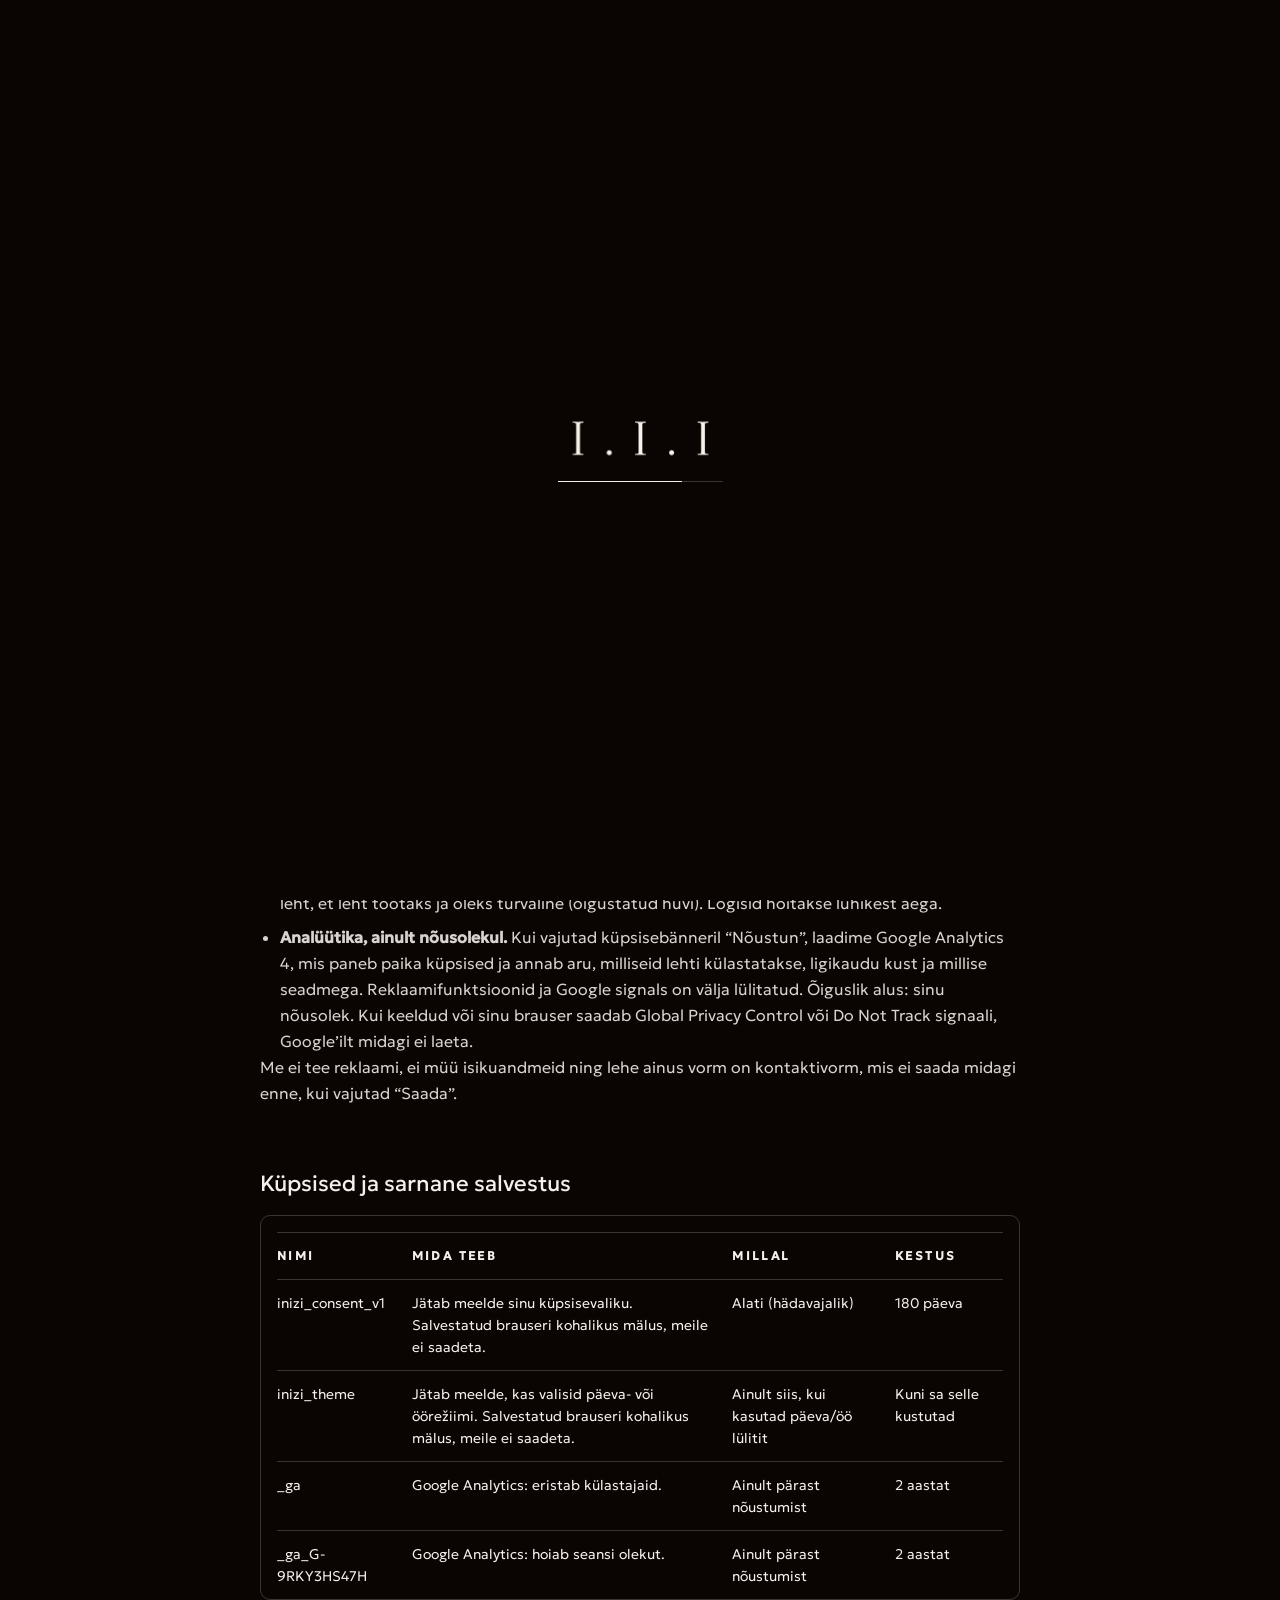
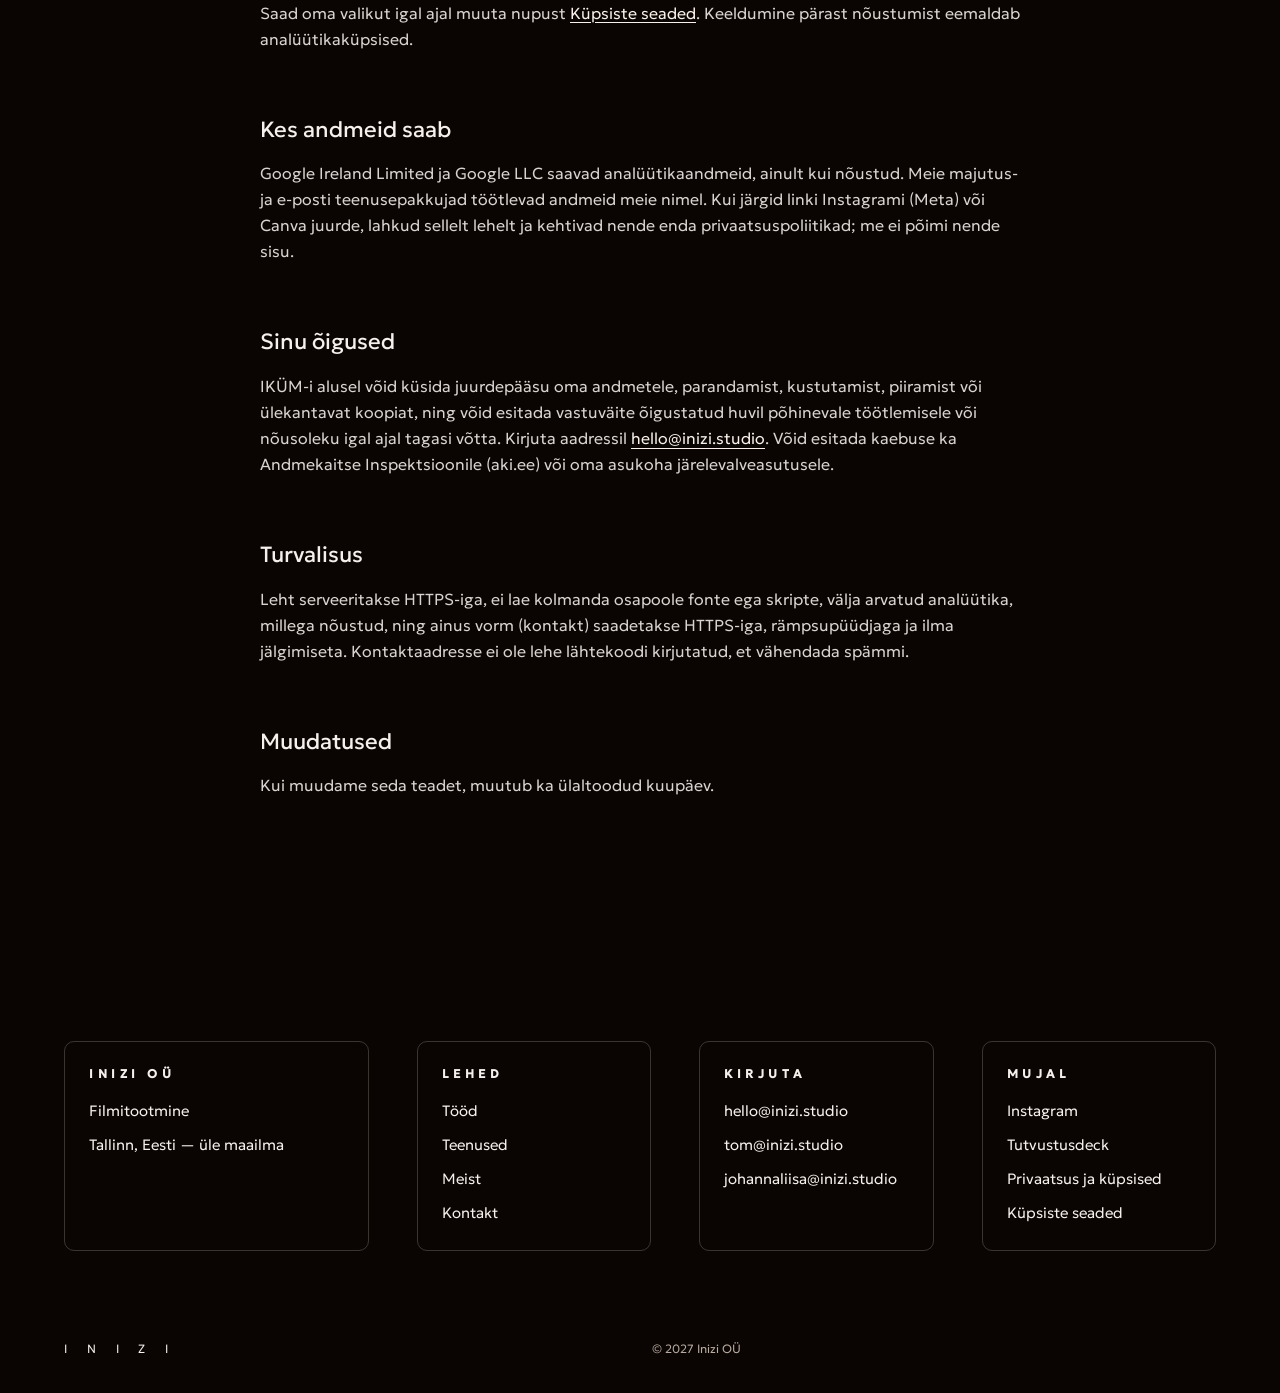
<file: et/privacy.html>
<!doctype html>
<html lang="et" class="no-js">
<head>
<meta charset="utf-8">
<meta name="viewport" content="width=device-width,initial-scale=1">
<title>Privaatsus ja küpsised — Inizi</title>
<meta name="description" content="Kuidas Inizi OÜ käsitleb isikuandmeid ja küpsiseid sellel veebilehel.">

<meta http-equiv="Content-Security-Policy" content="default-src 'self'; script-src 'self' https://www.googletagmanager.com; style-src 'self'; font-src 'self'; img-src 'self' data: https://*.google-analytics.com https://*.googletagmanager.com; media-src 'self'; connect-src 'self' https://api.web3forms.com https://*.google-analytics.com https://*.analytics.google.com https://*.googletagmanager.com; object-src 'none'; base-uri 'none'; form-action 'none'">
<meta name="referrer" content="strict-origin-when-cross-origin">
<meta name="theme-color" content="#0a0503">
<meta name="color-scheme" content="dark">
<link rel="canonical" href="https://www.inizi.studio/et/privacy.html">
<link rel="alternate" hreflang="en" href="https://www.inizi.studio/privacy.html">
<link rel="alternate" hreflang="et" href="https://www.inizi.studio/et/privacy.html">
<link rel="alternate" hreflang="x-default" href="https://www.inizi.studio/privacy.html">
<meta property="og:site_name" content="Inizi">
<meta property="og:type" content="website">
<meta property="og:title" content="Privaatsus ja küpsised — Inizi">
<meta property="og:description" content="Kuidas Inizi OÜ käsitleb isikuandmeid ja küpsiseid sellel veebilehel.">
<meta property="og:url" content="https://www.inizi.studio/et/privacy.html">
<meta property="og:locale" content="et_EE">
<meta property="og:image" content="https://www.inizi.studio/assets/img/og.png">
<meta name="twitter:card" content="summary_large_image">
<link rel="icon" href="../assets/img/favicon.svg" type="image/svg+xml">
<link rel="apple-touch-icon" href="../assets/img/apple-touch-icon.png">
<link rel="preload" href="../fonts/geologica-latin-300-normal.woff2" as="font" type="font/woff2" crossorigin>
<script src="../js/theme.js"></script>
<link rel="stylesheet" href="../css/site.css">
<link rel="stylesheet" href="../css/motion.css">

</head>
<body class="" data-assets="../assets/">
<svg class="sprite" width="0" height="0" aria-hidden="true" focusable="false"><symbol id="wm" viewBox="0 0 117.01 20.34"><path d="M7.95,2.74v14.17c0,.53.03.91.08,1.15.05.24.21.39.47.45s.71.12,1.35.17c.02.18.02.35,0,.53-.39,0-.89,0-1.5-.03-.62-.02-1.1-.03-1.45-.03-.39,0-.88,0-1.48.03s-1.1.03-1.5.03c-.02-.18-.02-.35,0-.53.62-.05,1.06-.11,1.33-.16.27-.05.44-.18.5-.38.06-.2.09-.53.09-.99V2.98c0-.53-.04-.91-.11-1.14s-.24-.38-.5-.46-.7-.14-1.32-.17c-.02-.18-.02-.35,0-.53.26,0,.59,0,.96.01.38,0,.75.02,1.12.03.37,0,.68.01.92.01s.55,0,.91-.01c.36,0,.73-.02,1.1-.03.37,0,.68-.01.92-.01.02.18.02.35,0,.53-.62.05-1.06.11-1.32.16-.26.05-.43.18-.49.37-.06.19-.09.53-.09,1Z"/><path d="M40.04,19.67L27.5,3.43v13.36c0,.49.01.87.04,1.12.03.26.1.45.22.59.14.12.34.23.61.33.26.1.64.16,1.14.2.02.18.02.35,0,.53-.39,0-.81,0-1.28-.03s-.86-.03-1.17-.03-.71,0-1.17.03-.88.03-1.25.03c-.02-.18-.02-.35,0-.53.62-.07,1.06-.15,1.32-.24.26-.09.43-.26.49-.51.06-.26.09-.67.09-1.25V3.91c0-.69-.04-1.18-.11-1.49-.07-.31-.25-.52-.54-.62-.29-.11-.76-.19-1.41-.26-.02-.16-.02-.33,0-.5.4,0,.83,0,1.28.03s.89.03,1.33.03h.52c.29,0,.55,0,.78-.03l11.77,15.28V3.83c0-.48,0-.85-.03-1.12-.02-.27-.1-.47-.24-.59-.26-.3-.91-.48-1.95-.55-.02-.18-.02-.34,0-.5.37,0,.83,0,1.37.01.55,0,.98.01,1.29.01s.71,0,1.17-.01c.47,0,.89-.01,1.28-.01.02.16.02.33,0,.5-.62.07-1.06.15-1.33.25-.27.1-.44.27-.5.53-.06.26-.09.67-.09,1.25v15.97c-.12.04-.29.06-.52.08-.22.02-.41.03-.57.03Z"/><path d="M61.64,3.09v14.17c0,.53.03.91.08,1.15.05.24.21.39.47.45s.71.12,1.35.17c.02.18.02.35,0,.53-.39,0-.89,0-1.5-.03-.62-.02-1.1-.03-1.45-.03-.39,0-.88,0-1.48.03s-1.1.03-1.5.03c-.02-.18-.02-.35,0-.53.62-.05,1.06-.11,1.33-.16.27-.05.44-.18.5-.38.06-.2.09-.53.09-.99V3.33c0-.53-.04-.91-.11-1.14s-.24-.38-.5-.46-.7-.14-1.32-.17c-.02-.18-.02-.35,0-.53.26,0,.59,0,.96.01.38,0,.75.02,1.12.03.37,0,.68.01.92.01s.55,0,.91-.01c.36,0,.73-.02,1.1-.03.37,0,.68-.01.92-.01.02.18.02.35,0,.53-.62.05-1.06.11-1.32.16-.26.05-.43.18-.49.37-.06.19-.09.53-.09,1Z"/><path d="M92.25,1.45l-11.24,17.26h7.31c.72,0,1.27-.06,1.64-.17.37-.11.68-.33.92-.65.18-.23.36-.54.55-.92.19-.39.37-.85.53-1.37.16-.02.32-.02.48,0-.14.79-.27,1.53-.38,2.2-.11.68-.19,1.25-.22,1.73-.25,0-.99,0-2.22-.01-1.23,0-3.03-.01-5.38-.01-1.25,0-2.24,0-2.98.01-.74,0-1.32.02-1.76.03-.43,0-.82.01-1.17.01-.05-.14-.08-.27-.08-.4L89.48,1.87h-7.1c-.49,0-.92.04-1.28.11-.36.07-.66.23-.88.48-.18.19-.34.48-.5.87-.16.39-.3.83-.42,1.32-.18.02-.35.02-.53,0,.11-.63.2-1.26.28-1.87.08-.62.15-1.2.2-1.74,1.04.04,2.13.06,3.27.07,1.14,0,2.34.01,3.59.01s2.34,0,3.11-.01c.77,0,1.39-.02,1.85-.03.46,0,.83-.01,1.11-.01.02.05.03.11.05.17.02.06.03.14.03.22Z"/><path d="M111.19,3.09v14.17c0,.53.03.91.08,1.15.05.24.21.39.47.45s.71.12,1.35.17c.02.18.02.35,0,.53-.39,0-.89,0-1.5-.03-.62-.02-1.1-.03-1.45-.03-.39,0-.88,0-1.48.03s-1.1.03-1.5.03c-.02-.18-.02-.35,0-.53.62-.05,1.06-.11,1.33-.16.27-.05.44-.18.5-.38.06-.2.09-.53.09-.99V3.33c0-.53-.04-.91-.11-1.14s-.24-.38-.5-.46-.7-.14-1.32-.17c-.02-.18-.02-.35,0-.53.26,0,.59,0,.96.01.38,0,.75.02,1.12.03.37,0,.68.01.92.01s.55,0,.91-.01c.36,0,.73-.02,1.1-.03.37,0,.68-.01.92-.01.02.18.02.35,0,.53-.62.05-1.06.11-1.32.16-.26.05-.43.18-.49.37-.06.19-.09.53-.09,1Z"/></symbol><symbol id="sig" viewBox="0 0 92.16 22.86"><path d="M12.26,4.1v14.21c0,.53.03.91.08,1.15.05.24.21.39.48.45.26.06.71.12,1.35.17.02.18.02.35,0,.53-.39,0-.89,0-1.51-.03-.62-.02-1.1-.03-1.46-.03-.39,0-.88,0-1.48.03-.6.02-1.1.03-1.51.03-.02-.18-.02-.35,0-.53.62-.05,1.06-.11,1.34-.16.27-.05.44-.18.5-.38.06-.2.09-.53.09-.99V4.34c0-.53-.04-.91-.11-1.14-.07-.23-.24-.38-.5-.46-.26-.08-.7-.14-1.32-.17-.02-.18-.02-.35,0-.53.26,0,.59,0,.97.01.38,0,.75.02,1.12.03.37,0,.68.01.93.01s.55,0,.91-.01c.36,0,.73-.02,1.1-.03.37,0,.68-.01.93-.01.02.18.02.35,0,.53-.62.05-1.06.11-1.32.16s-.43.18-.49.37c-.06.19-.09.53-.09,1Z"/><path d="M27.22,19.39c0-.41.13-.74.4-1.02.26-.27.59-.41.98-.41.44,0,.79.15,1.05.44.26.29.38.62.38.99s-.13.72-.38,1.01c-.26.28-.6.42-1.05.42-.39,0-.71-.14-.98-.42-.26-.28-.4-.62-.4-1.01Z"/><path d="M47.1,4.1v14.21c0,.53.03.91.08,1.15.05.24.21.39.48.45.26.06.71.12,1.35.17.02.18.02.35,0,.53-.39,0-.89,0-1.51-.03-.62-.02-1.1-.03-1.46-.03-.39,0-.88,0-1.48.03-.6.02-1.1.03-1.51.03-.02-.18-.02-.35,0-.53.62-.05,1.06-.11,1.34-.16.27-.05.44-.18.5-.38.06-.2.09-.53.09-.99V4.34c0-.53-.04-.91-.11-1.14-.07-.23-.24-.38-.5-.46-.26-.08-.7-.14-1.32-.17-.02-.18-.02-.35,0-.53.26,0,.59,0,.97.01.38,0,.75.02,1.12.03.37,0,.68.01.93.01s.55,0,.91-.01c.36,0,.73-.02,1.1-.03.37,0,.68-.01.93-.01.02.18.02.35,0,.53-.62.05-1.06.11-1.32.16s-.43.18-.49.37c-.06.19-.09.53-.09,1Z"/><path d="M62.06,19.39c0-.41.13-.74.4-1.02.26-.27.59-.41.98-.41.44,0,.79.15,1.05.44.26.29.38.62.38.99s-.13.72-.38,1.01c-.26.28-.6.42-1.05.42-.39,0-.71-.14-.98-.42-.26-.28-.4-.62-.4-1.01Z"/><path d="M82.05,4.1v14.21c0,.53.03.91.08,1.15.05.24.21.39.48.45.26.06.71.12,1.35.17.02.18.02.35,0,.53-.39,0-.89,0-1.51-.03-.62-.02-1.1-.03-1.46-.03-.39,0-.88,0-1.48.03-.6.02-1.1.03-1.51.03-.02-.18-.02-.35,0-.53.62-.05,1.06-.11,1.34-.16.27-.05.44-.18.5-.38.06-.2.09-.53.09-.99V4.34c0-.53-.04-.91-.11-1.14-.07-.23-.24-.38-.5-.46-.26-.08-.7-.14-1.32-.17-.02-.18-.02-.35,0-.53.26,0,.59,0,.97.01.38,0,.75.02,1.12.03.37,0,.68.01.93.01s.55,0,.91-.01c.36,0,.73-.02,1.1-.03.37,0,.68-.01.93-.01.02.18.02.35,0,.53-.62.05-1.06.11-1.32.16s-.43.18-.49.37c-.06.19-.09.53-.09,1Z"/></symbol></svg>
<div class="loader" aria-hidden="true"><svg viewBox="0 0 92.16 22.86" class="logo"><path class="hl i0" d="M12.26,4.1v14.21c0,.53.03.91.08,1.15.05.24.21.39.48.45.26.06.71.12,1.35.17.02.18.02.35,0,.53-.39,0-.89,0-1.51-.03-.62-.02-1.1-.03-1.46-.03-.39,0-.88,0-1.48.03-.6.02-1.1.03-1.51.03-.02-.18-.02-.35,0-.53.62-.05,1.06-.11,1.34-.16.27-.05.44-.18.5-.38.06-.2.09-.53.09-.99V4.34c0-.53-.04-.91-.11-1.14-.07-.23-.24-.38-.5-.46-.26-.08-.7-.14-1.32-.17-.02-.18-.02-.35,0-.53.26,0,.59,0,.97.01.38,0,.75.02,1.12.03.37,0,.68.01.93.01s.55,0,.91-.01c.36,0,.73-.02,1.1-.03.37,0,.68-.01.93-.01.02.18.02.35,0,.53-.62.05-1.06.11-1.32.16s-.43.18-.49.37c-.06.19-.09.53-.09,1Z"/><path class="hl i1" d="M27.22,19.39c0-.41.13-.74.4-1.02.26-.27.59-.41.98-.41.44,0,.79.15,1.05.44.26.29.38.62.38.99s-.13.72-.38,1.01c-.26.28-.6.42-1.05.42-.39,0-.71-.14-.98-.42-.26-.28-.4-.62-.4-1.01Z"/><path class="hl i2" d="M47.1,4.1v14.21c0,.53.03.91.08,1.15.05.24.21.39.48.45.26.06.71.12,1.35.17.02.18.02.35,0,.53-.39,0-.89,0-1.51-.03-.62-.02-1.1-.03-1.46-.03-.39,0-.88,0-1.48.03-.6.02-1.1.03-1.51.03-.02-.18-.02-.35,0-.53.62-.05,1.06-.11,1.34-.16.27-.05.44-.18.5-.38.06-.2.09-.53.09-.99V4.34c0-.53-.04-.91-.11-1.14-.07-.23-.24-.38-.5-.46-.26-.08-.7-.14-1.32-.17-.02-.18-.02-.35,0-.53.26,0,.59,0,.97.01.38,0,.75.02,1.12.03.37,0,.68.01.93.01s.55,0,.91-.01c.36,0,.73-.02,1.1-.03.37,0,.68-.01.93-.01.02.18.02.35,0,.53-.62.05-1.06.11-1.32.16s-.43.18-.49.37c-.06.19-.09.53-.09,1Z"/><path class="hl i3" d="M62.06,19.39c0-.41.13-.74.4-1.02.26-.27.59-.41.98-.41.44,0,.79.15,1.05.44.26.29.38.62.38.99s-.13.72-.38,1.01c-.26.28-.6.42-1.05.42-.39,0-.71-.14-.98-.42-.26-.28-.4-.62-.4-1.01Z"/><path class="hl i4" d="M82.05,4.1v14.21c0,.53.03.91.08,1.15.05.24.21.39.48.45.26.06.71.12,1.35.17.02.18.02.35,0,.53-.39,0-.89,0-1.51-.03-.62-.02-1.1-.03-1.46-.03-.39,0-.88,0-1.48.03-.6.02-1.1.03-1.51.03-.02-.18-.02-.35,0-.53.62-.05,1.06-.11,1.34-.16.27-.05.44-.18.5-.38.06-.2.09-.53.09-.99V4.34c0-.53-.04-.91-.11-1.14-.07-.23-.24-.38-.5-.46-.26-.08-.7-.14-1.32-.17-.02-.18-.02-.35,0-.53.26,0,.59,0,.97.01.38,0,.75.02,1.12.03.37,0,.68.01.93.01s.55,0,.91-.01c.36,0,.73-.02,1.1-.03.37,0,.68-.01.93-.01.02.18.02.35,0,.53-.62.05-1.06.11-1.32.16s-.43.18-.49.37c-.06.19-.09.53-.09,1Z"/></svg><span class="loader__bar"><i></i></span></div>
<div class="progress" aria-hidden="true"><i></i></div>
<div class="cursor" id="cursor" aria-hidden="true"></div><div class="cursor-dot" id="cursorDot" aria-hidden="true"></div>
<a class="skip" href="#main">Mine sisu juurde</a>
<header class="nav">
  <a class="nav__logo" href="index.html" aria-label="Inizi — avaleht"><svg viewBox="0 0 92.16 22.86" class="logo" role="img" aria-label="Inizi"><use href="#sig"/></svg></a>
  <button class="nav__toggle" type="button" aria-expanded="false" aria-controls="menu" data-open="Menüü" data-close="Sulge" aria-label="Menüü"><span class="nav__bars" aria-hidden="true"><i></i><i></i><i></i></span></button>
  <div class="nav__menu" id="menu"><nav class="nav__links" aria-label="Main"><a href="work.html">Tööd</a><a href="services.html">Teenused</a><a href="about.html">Meist</a><a href="contact.html">Kontakt</a></nav><div class="lang" aria-label="Language"><a href="../privacy.html" lang="en" hreflang="en">EN</a><a href="privacy.html" lang="et" hreflang="et" aria-current="true">EE</a></div><button class="theme" type="button" aria-pressed="false" data-to-day="Lülita päevarežiimile" data-to-night="Lülita öörežiimile" aria-label="Lülita päevarežiimile"><svg class="theme__i theme__sun" viewBox="0 0 24 24" aria-hidden="true"><circle cx="12" cy="12" r="4.2"/><path d="M12 2.5v2.6M12 18.9v2.6M2.5 12h2.6M18.9 12h2.6M5.3 5.3l1.8 1.8M16.9 16.9l1.8 1.8M5.3 18.7l1.8-1.8M16.9 7.1l1.8-1.8"/></svg><svg class="theme__i theme__moon" viewBox="0 0 24 24" aria-hidden="true"><path d="M20 14.5A8.5 8.5 0 0 1 9.5 4a8.5 8.5 0 1 0 10.5 10.5z"/></svg></button></div>
</header>
<main id="main">
<header class="page-head wrap"><p class="label"><b></b><span>Õiguslik info</span></p><h1 class="display">Privaatsus ja <em>küpsised.</em></h1><p class="standfirst">Viimati uuendatud 17. novembril 2026.</p></header>
<section class="section section--tight"><div class="wrap legal prose">
<h2>Kes me oleme</h2>
<p>Seda veebilehte haldab Inizi OÜ, Tallinnas tegutsev filmitootmisettevõte (“Inizi”, “me”). Me oleme allpool kirjeldatud isikuandmete vastutav töötleja. Meiega saab ühendust võtta aadressil <a data-u="hello" data-d="inizi.studio" href="#">hello [at] inizi.studio</a>.</p>
<h2>Mida me kogume ja miks</h2>
<ul>
<li><span class="strong">Sõnumid, mida meile saadad.</span> Kui kasutad kontaktivormi, saame selle, mille sisestad (nimi, e-post, valikuline ettevõte, huvi ja ajastus ning sõnum); kui kirjutad meile e-kirja, saame sinu aadressi, sõnumi ja manused. Vormi toimetab meie postkasti Web3Forms, kes töötleb seda meie nimel ega kasuta seda enda eesmärkidel. Kasutame neid vastamiseks ja projekti läbiviimiseks (õiguslik alus: sinu päring või meie õigustatud huvi päringutele vastata). Hoiame neid nii kaua, kui vestlus või projekt seda vajab, seejärel nii kaua, kui seadus nõuab.</li>
<li><span class="strong">Serverilogid.</span> Meie veebimajutaja salvestab tehnilisi andmeid, nagu IP-aadress, aeg ja külastatud leht, et leht töötaks ja oleks turvaline (õigustatud huvi). Logisid hoitakse lühikest aega.</li>
<li><span class="strong">Analüütika, ainult nõusolekul.</span> Kui vajutad küpsisebänneril “Nõustun”, laadime Google Analytics 4, mis paneb paika küpsised ja annab aru, milliseid lehti külastatakse, ligikaudu kust ja millise seadmega. Reklaamifunktsioonid ja Google signals on välja lülitatud. Õiguslik alus: sinu nõusolek. Kui keeldud või sinu brauser saadab Global Privacy Control või Do Not Track signaali, Google’ilt midagi ei laeta.</li>
</ul>
<p>Me ei tee reklaami, ei müü isikuandmeid ning lehe ainus vorm on kontaktivorm, mis ei saada midagi enne, kui vajutad “Saada”.</p>
<h2>Küpsised ja sarnane salvestus</h2>
<div class="tablewrap"><table><thead><tr><th>Nimi</th><th>Mida teeb</th><th>Millal</th><th>Kestus</th></tr></thead><tbody>
<tr><td>inizi_consent_v1</td><td>Jätab meelde sinu küpsisevaliku. Salvestatud brauseri kohalikus mälus, meile ei saadeta.</td><td>Alati (hädavajalik)</td><td>180 päeva</td></tr>
<tr><td>inizi_theme</td><td>Jätab meelde, kas valisid päeva- või öörežiimi. Salvestatud brauseri kohalikus mälus, meile ei saadeta.</td><td>Ainult siis, kui kasutad päeva/öö lülitit</td><td>Kuni sa selle kustutad</td></tr>
<tr><td>_ga</td><td>Google Analytics: eristab külastajaid.</td><td>Ainult pärast nõustumist</td><td>2 aastat</td></tr>
<tr><td>_ga_G-9RKY3HS47H</td><td>Google Analytics: hoiab seansi olekut.</td><td>Ainult pärast nõustumist</td><td>2 aastat</td></tr>
</tbody></table></div>
<p>Saad oma valikut igal ajal muuta nupust <button class="link linkbtn" type="button" data-consent-open>Küpsiste seaded</button>. Keeldumine pärast nõustumist eemaldab analüütikaküpsised.</p>
<h2>Kes andmeid saab</h2>
<p>Google Ireland Limited ja Google LLC saavad analüütikaandmeid, ainult kui nõustud. Meie majutus- ja e-posti teenusepakkujad töötlevad andmeid meie nimel. Kui järgid linki Instagrami (Meta) või Canva juurde, lahkud sellelt lehelt ja kehtivad nende enda privaatsuspoliitikad; me ei põimi nende sisu.</p>
<h2>Sinu õigused</h2>
<p>IKÜM-i alusel võid küsida juurdepääsu oma andmetele, parandamist, kustutamist, piiramist või ülekantavat koopiat, ning võid esitada vastuväite õigustatud huvil põhinevale töötlemisele või nõusoleku igal ajal tagasi võtta. Kirjuta aadressil <a data-u="hello" data-d="inizi.studio" href="#">hello [at] inizi.studio</a>. Võid esitada kaebuse ka Andmekaitse Inspektsioonile (aki.ee) või oma asukoha järelevalveasutusele.</p>
<h2>Turvalisus</h2>
<p>Leht serveeritakse HTTPS-iga, ei lae kolmanda osapoole fonte ega skripte, välja arvatud analüütika, millega nõustud, ning ainus vorm (kontakt) saadetakse HTTPS-iga, rämpsupüüdjaga ja ilma jälgimiseta. Kontaktaadresse ei ole lehe lähtekoodi kirjutatud, et vähendada spämmi.</p>
<h2>Muudatused</h2>
<p>Kui muudame seda teadet, muutub ka ülaltoodud kuupäev.</p>
</div></section>
</main>
<footer class="footer">
  <div class="footer__cols">
    <div><p class="colhead">Inizi OÜ</p><ul><li>Filmitootmine</li><li>Tallinn, Eesti — üle maailma</li></ul></div>
    <div><p class="colhead">Lehed</p><ul><li><a href="work.html">Tööd</a></li><li><a href="services.html">Teenused</a></li><li><a href="about.html">Meist</a></li><li><a href="contact.html">Kontakt</a></li></ul></div>
    <div><p class="colhead">Kirjuta</p><ul><li><a data-u="hello" data-d="inizi.studio" href="#">hello [at] inizi.studio</a></li><li><a data-u="tom" data-d="inizi.studio" href="#">tom [at] inizi.studio</a></li><li><a data-u="johannaliisa" data-d="inizi.studio" href="#">johannaliisa [at] inizi.studio</a></li></ul></div>
    <div><p class="colhead">Mujal</p><ul><li><a href="https://www.instagram.com/inizi.studio" target="_blank" rel="noopener noreferrer">Instagram</a></li><li><a href="https://canva.link/mb2xid1qvzzn16g" target="_blank" rel="noopener noreferrer">Tutvustusdeck</a></li><li><a href="privacy.html">Privaatsus ja küpsised</a></li><li><button class="linklike" type="button" data-consent-open>Küpsiste seaded</button></li></ul></div>
  </div>
  <div class="footer__base"><span class="footer__mark">I N I Z I</span><span>© 2027 Inizi OÜ</span><span class="counter"></span></div>
</footer>
<script src="../js/map-data.js" defer></script>
<script src="../js/loader.js" defer></script>
<script src="../js/main.js" defer></script>
<script src="../js/fx.js" defer></script>

<script src="../js/consent.js" defer data-lang="et" data-privacy="privacy.html"></script>
</body>
</html>
</file>
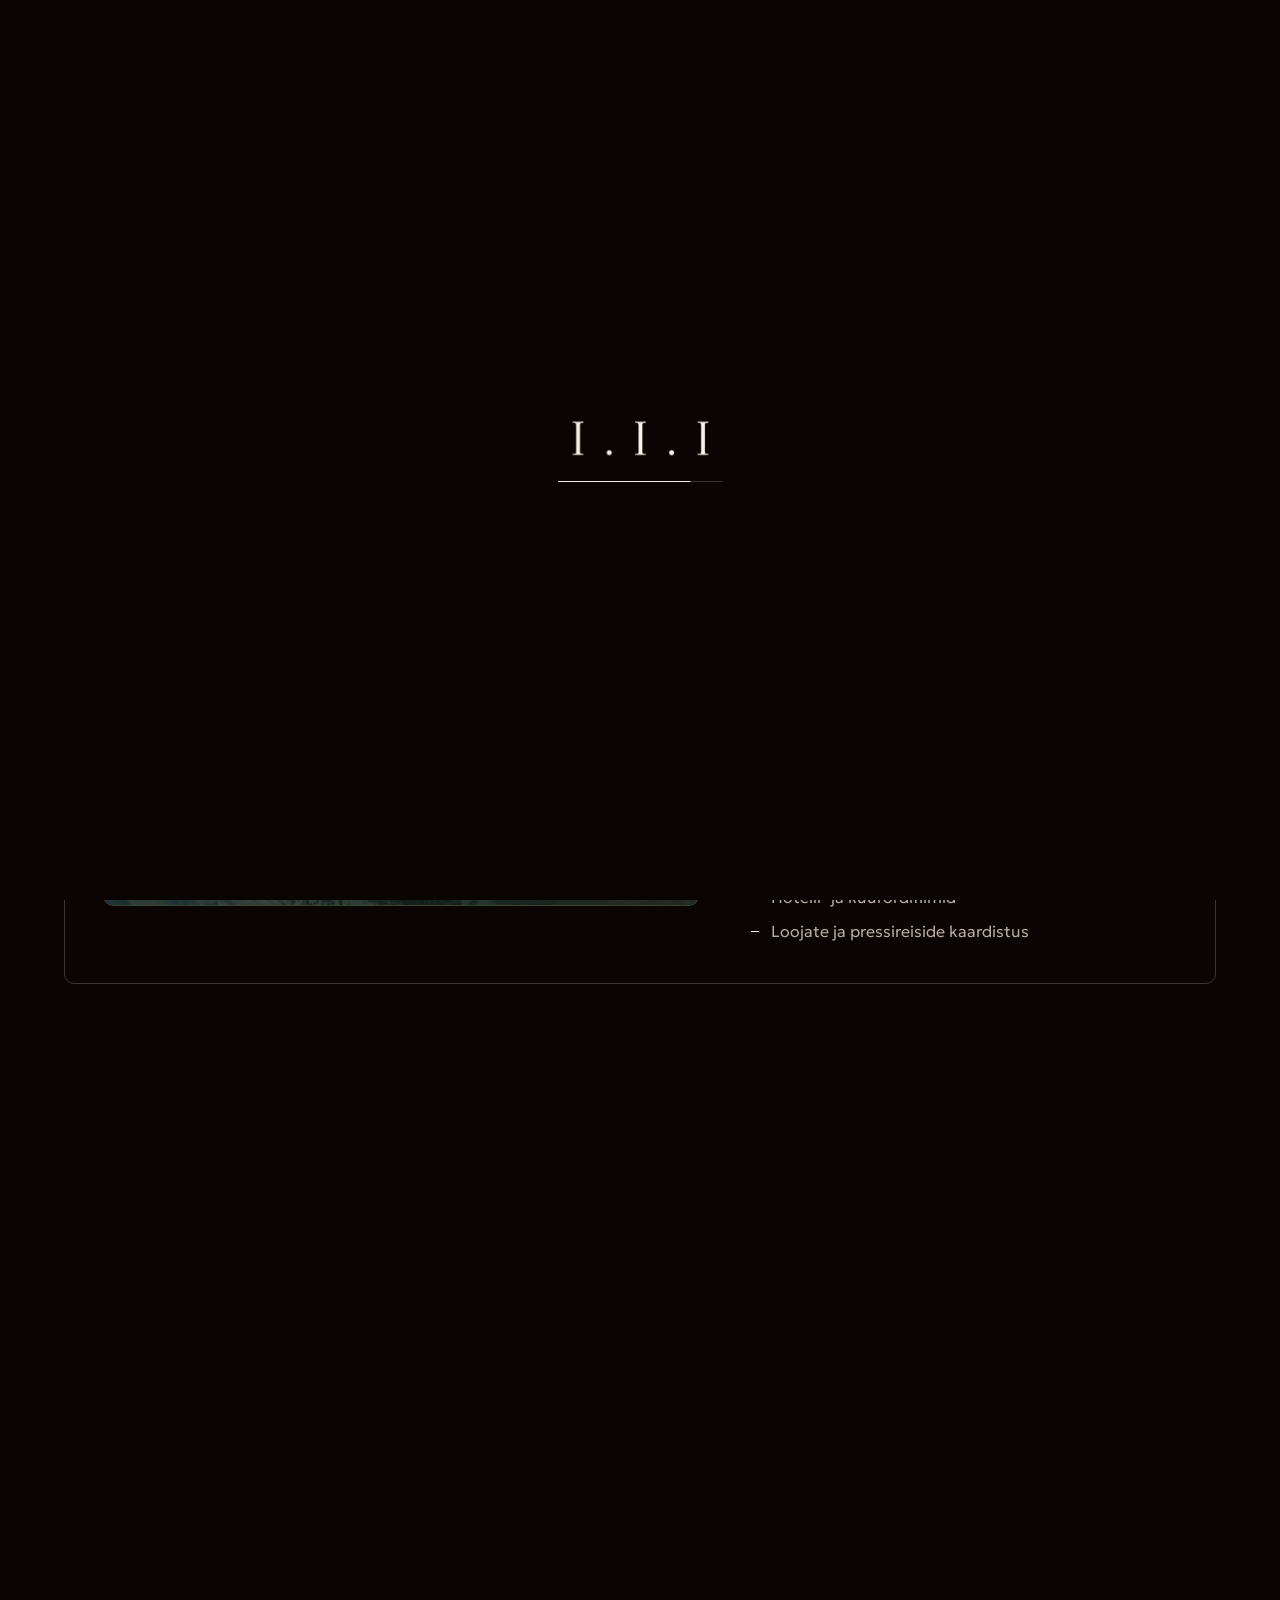
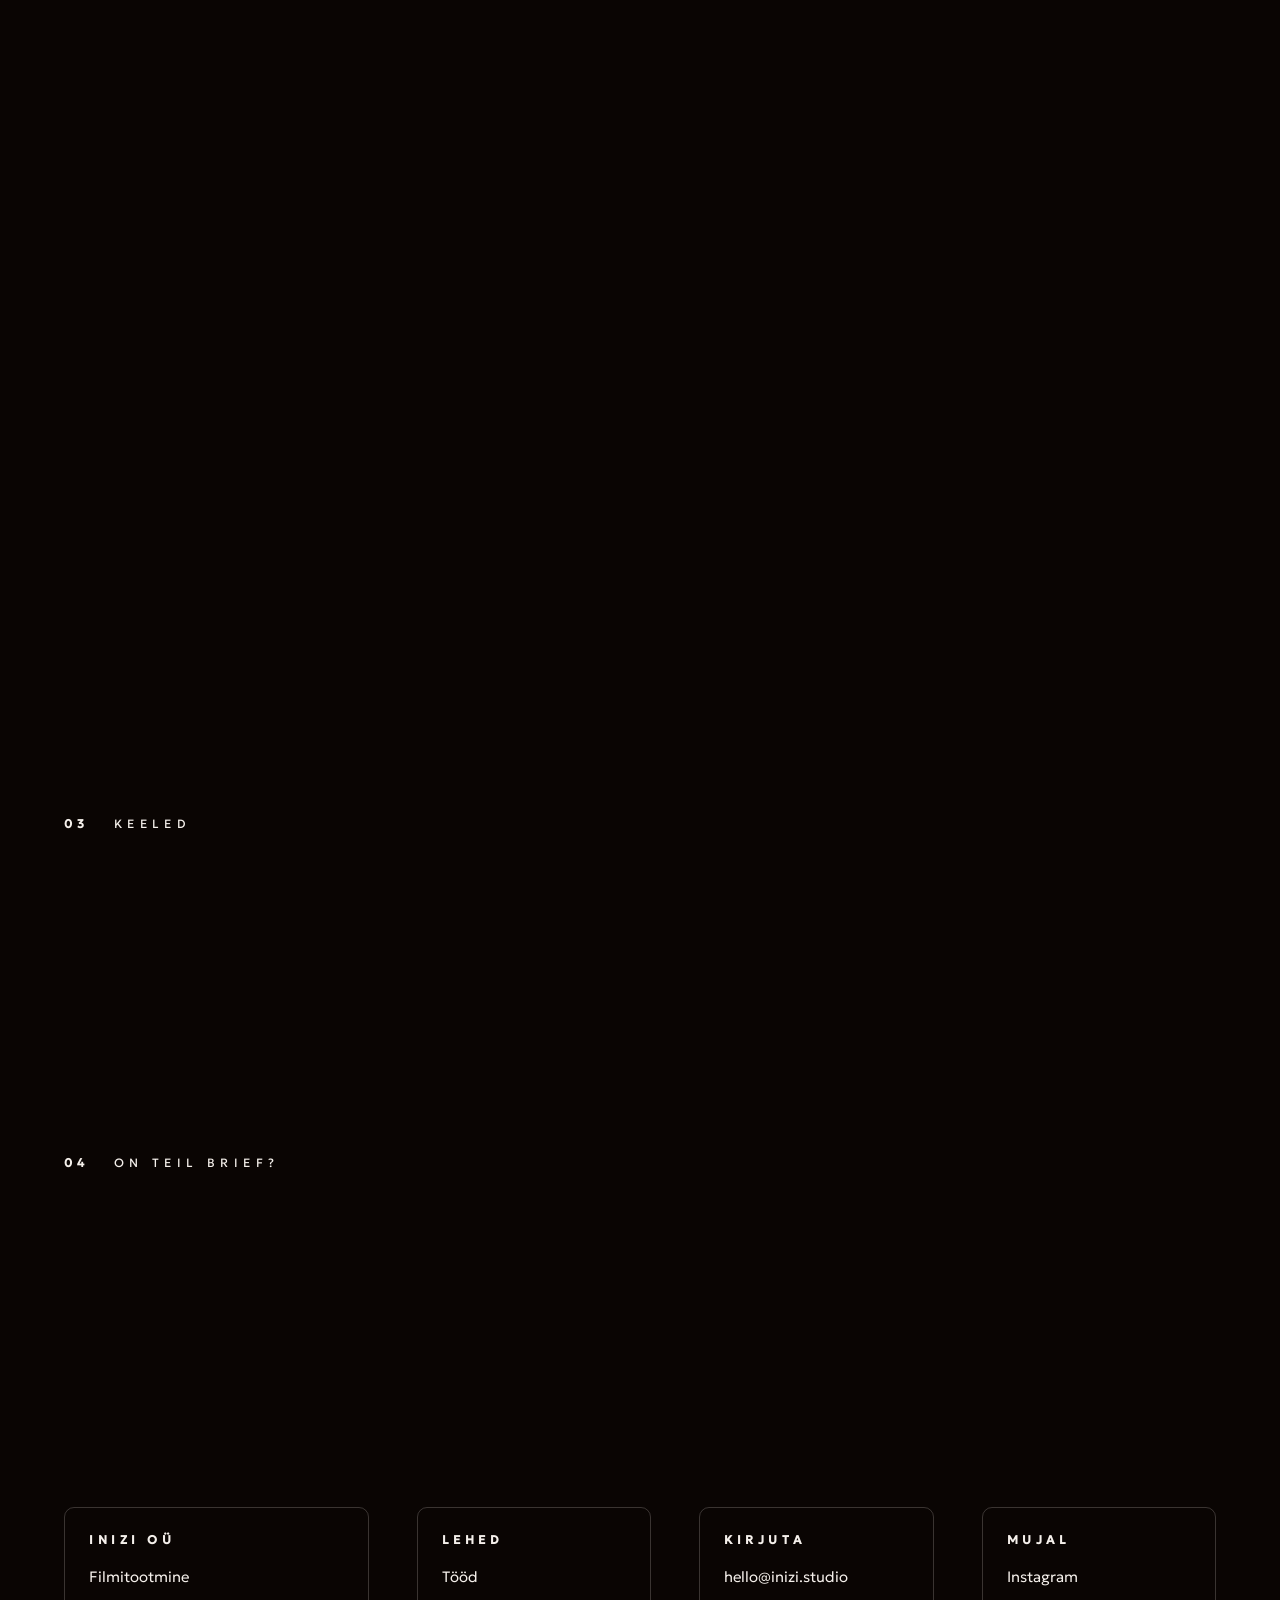
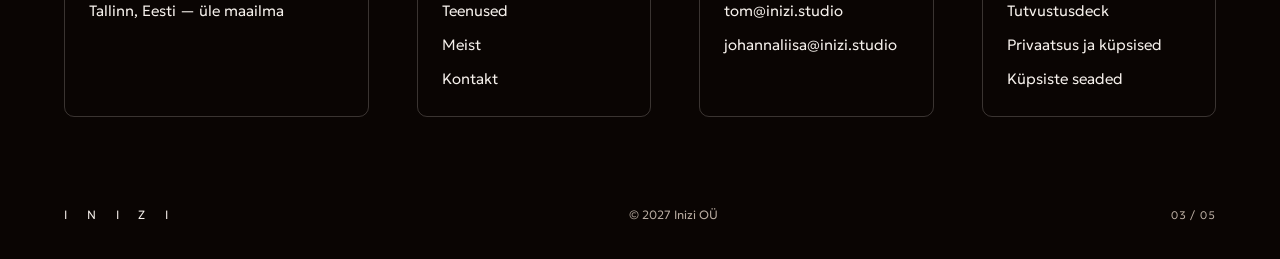
<file: et/services.html>
<!doctype html>
<html lang="et" class="no-js">
<head>
<meta charset="utf-8">
<meta name="viewport" content="width=device-width,initial-scale=1">
<title>Teenused — Inizi</title>
<meta name="description" content="Reisi- ja sihtkohafilmid, brändisisu ja turundus, sotsiaalmeedia püsikoostöö ning muusika- ja eventfilmid Iniziga.">

<meta http-equiv="Content-Security-Policy" content="default-src 'self'; script-src 'self' https://www.googletagmanager.com; style-src 'self'; font-src 'self'; img-src 'self' data: https://*.google-analytics.com https://*.googletagmanager.com; media-src 'self'; connect-src 'self' https://api.web3forms.com https://*.google-analytics.com https://*.analytics.google.com https://*.googletagmanager.com; object-src 'none'; base-uri 'none'; form-action 'none'">
<meta name="referrer" content="strict-origin-when-cross-origin">
<meta name="theme-color" content="#0a0503">
<meta name="color-scheme" content="dark">
<link rel="canonical" href="https://www.inizi.studio/et/services.html">
<link rel="alternate" hreflang="en" href="https://www.inizi.studio/services.html">
<link rel="alternate" hreflang="et" href="https://www.inizi.studio/et/services.html">
<link rel="alternate" hreflang="x-default" href="https://www.inizi.studio/services.html">
<meta property="og:site_name" content="Inizi">
<meta property="og:type" content="website">
<meta property="og:title" content="Teenused — Inizi">
<meta property="og:description" content="Reisi- ja sihtkohafilmid, brändisisu ja turundus, sotsiaalmeedia püsikoostöö ning muusika- ja eventfilmid Iniziga.">
<meta property="og:url" content="https://www.inizi.studio/et/services.html">
<meta property="og:locale" content="et_EE">
<meta property="og:image" content="https://www.inizi.studio/assets/img/og.png">
<meta name="twitter:card" content="summary_large_image">
<link rel="icon" href="../assets/img/favicon.svg" type="image/svg+xml">
<link rel="apple-touch-icon" href="../assets/img/apple-touch-icon.png">
<link rel="preload" href="../fonts/geologica-latin-300-normal.woff2" as="font" type="font/woff2" crossorigin>
<script src="../js/theme.js"></script>
<link rel="stylesheet" href="../css/site.css">
<link rel="stylesheet" href="../css/motion.css">

</head>
<body class="" data-assets="../assets/">
<svg class="sprite" width="0" height="0" aria-hidden="true" focusable="false"><symbol id="wm" viewBox="0 0 117.01 20.34"><path d="M7.95,2.74v14.17c0,.53.03.91.08,1.15.05.24.21.39.47.45s.71.12,1.35.17c.02.18.02.35,0,.53-.39,0-.89,0-1.5-.03-.62-.02-1.1-.03-1.45-.03-.39,0-.88,0-1.48.03s-1.1.03-1.5.03c-.02-.18-.02-.35,0-.53.62-.05,1.06-.11,1.33-.16.27-.05.44-.18.5-.38.06-.2.09-.53.09-.99V2.98c0-.53-.04-.91-.11-1.14s-.24-.38-.5-.46-.7-.14-1.32-.17c-.02-.18-.02-.35,0-.53.26,0,.59,0,.96.01.38,0,.75.02,1.12.03.37,0,.68.01.92.01s.55,0,.91-.01c.36,0,.73-.02,1.1-.03.37,0,.68-.01.92-.01.02.18.02.35,0,.53-.62.05-1.06.11-1.32.16-.26.05-.43.18-.49.37-.06.19-.09.53-.09,1Z"/><path d="M40.04,19.67L27.5,3.43v13.36c0,.49.01.87.04,1.12.03.26.1.45.22.59.14.12.34.23.61.33.26.1.64.16,1.14.2.02.18.02.35,0,.53-.39,0-.81,0-1.28-.03s-.86-.03-1.17-.03-.71,0-1.17.03-.88.03-1.25.03c-.02-.18-.02-.35,0-.53.62-.07,1.06-.15,1.32-.24.26-.09.43-.26.49-.51.06-.26.09-.67.09-1.25V3.91c0-.69-.04-1.18-.11-1.49-.07-.31-.25-.52-.54-.62-.29-.11-.76-.19-1.41-.26-.02-.16-.02-.33,0-.5.4,0,.83,0,1.28.03s.89.03,1.33.03h.52c.29,0,.55,0,.78-.03l11.77,15.28V3.83c0-.48,0-.85-.03-1.12-.02-.27-.1-.47-.24-.59-.26-.3-.91-.48-1.95-.55-.02-.18-.02-.34,0-.5.37,0,.83,0,1.37.01.55,0,.98.01,1.29.01s.71,0,1.17-.01c.47,0,.89-.01,1.28-.01.02.16.02.33,0,.5-.62.07-1.06.15-1.33.25-.27.1-.44.27-.5.53-.06.26-.09.67-.09,1.25v15.97c-.12.04-.29.06-.52.08-.22.02-.41.03-.57.03Z"/><path d="M61.64,3.09v14.17c0,.53.03.91.08,1.15.05.24.21.39.47.45s.71.12,1.35.17c.02.18.02.35,0,.53-.39,0-.89,0-1.5-.03-.62-.02-1.1-.03-1.45-.03-.39,0-.88,0-1.48.03s-1.1.03-1.5.03c-.02-.18-.02-.35,0-.53.62-.05,1.06-.11,1.33-.16.27-.05.44-.18.5-.38.06-.2.09-.53.09-.99V3.33c0-.53-.04-.91-.11-1.14s-.24-.38-.5-.46-.7-.14-1.32-.17c-.02-.18-.02-.35,0-.53.26,0,.59,0,.96.01.38,0,.75.02,1.12.03.37,0,.68.01.92.01s.55,0,.91-.01c.36,0,.73-.02,1.1-.03.37,0,.68-.01.92-.01.02.18.02.35,0,.53-.62.05-1.06.11-1.32.16-.26.05-.43.18-.49.37-.06.19-.09.53-.09,1Z"/><path d="M92.25,1.45l-11.24,17.26h7.31c.72,0,1.27-.06,1.64-.17.37-.11.68-.33.92-.65.18-.23.36-.54.55-.92.19-.39.37-.85.53-1.37.16-.02.32-.02.48,0-.14.79-.27,1.53-.38,2.2-.11.68-.19,1.25-.22,1.73-.25,0-.99,0-2.22-.01-1.23,0-3.03-.01-5.38-.01-1.25,0-2.24,0-2.98.01-.74,0-1.32.02-1.76.03-.43,0-.82.01-1.17.01-.05-.14-.08-.27-.08-.4L89.48,1.87h-7.1c-.49,0-.92.04-1.28.11-.36.07-.66.23-.88.48-.18.19-.34.48-.5.87-.16.39-.3.83-.42,1.32-.18.02-.35.02-.53,0,.11-.63.2-1.26.28-1.87.08-.62.15-1.2.2-1.74,1.04.04,2.13.06,3.27.07,1.14,0,2.34.01,3.59.01s2.34,0,3.11-.01c.77,0,1.39-.02,1.85-.03.46,0,.83-.01,1.11-.01.02.05.03.11.05.17.02.06.03.14.03.22Z"/><path d="M111.19,3.09v14.17c0,.53.03.91.08,1.15.05.24.21.39.47.45s.71.12,1.35.17c.02.18.02.35,0,.53-.39,0-.89,0-1.5-.03-.62-.02-1.1-.03-1.45-.03-.39,0-.88,0-1.48.03s-1.1.03-1.5.03c-.02-.18-.02-.35,0-.53.62-.05,1.06-.11,1.33-.16.27-.05.44-.18.5-.38.06-.2.09-.53.09-.99V3.33c0-.53-.04-.91-.11-1.14s-.24-.38-.5-.46-.7-.14-1.32-.17c-.02-.18-.02-.35,0-.53.26,0,.59,0,.96.01.38,0,.75.02,1.12.03.37,0,.68.01.92.01s.55,0,.91-.01c.36,0,.73-.02,1.1-.03.37,0,.68-.01.92-.01.02.18.02.35,0,.53-.62.05-1.06.11-1.32.16-.26.05-.43.18-.49.37-.06.19-.09.53-.09,1Z"/></symbol><symbol id="sig" viewBox="0 0 92.16 22.86"><path d="M12.26,4.1v14.21c0,.53.03.91.08,1.15.05.24.21.39.48.45.26.06.71.12,1.35.17.02.18.02.35,0,.53-.39,0-.89,0-1.51-.03-.62-.02-1.1-.03-1.46-.03-.39,0-.88,0-1.48.03-.6.02-1.1.03-1.51.03-.02-.18-.02-.35,0-.53.62-.05,1.06-.11,1.34-.16.27-.05.44-.18.5-.38.06-.2.09-.53.09-.99V4.34c0-.53-.04-.91-.11-1.14-.07-.23-.24-.38-.5-.46-.26-.08-.7-.14-1.32-.17-.02-.18-.02-.35,0-.53.26,0,.59,0,.97.01.38,0,.75.02,1.12.03.37,0,.68.01.93.01s.55,0,.91-.01c.36,0,.73-.02,1.1-.03.37,0,.68-.01.93-.01.02.18.02.35,0,.53-.62.05-1.06.11-1.32.16s-.43.18-.49.37c-.06.19-.09.53-.09,1Z"/><path d="M27.22,19.39c0-.41.13-.74.4-1.02.26-.27.59-.41.98-.41.44,0,.79.15,1.05.44.26.29.38.62.38.99s-.13.72-.38,1.01c-.26.28-.6.42-1.05.42-.39,0-.71-.14-.98-.42-.26-.28-.4-.62-.4-1.01Z"/><path d="M47.1,4.1v14.21c0,.53.03.91.08,1.15.05.24.21.39.48.45.26.06.71.12,1.35.17.02.18.02.35,0,.53-.39,0-.89,0-1.51-.03-.62-.02-1.1-.03-1.46-.03-.39,0-.88,0-1.48.03-.6.02-1.1.03-1.51.03-.02-.18-.02-.35,0-.53.62-.05,1.06-.11,1.34-.16.27-.05.44-.18.5-.38.06-.2.09-.53.09-.99V4.34c0-.53-.04-.91-.11-1.14-.07-.23-.24-.38-.5-.46-.26-.08-.7-.14-1.32-.17-.02-.18-.02-.35,0-.53.26,0,.59,0,.97.01.38,0,.75.02,1.12.03.37,0,.68.01.93.01s.55,0,.91-.01c.36,0,.73-.02,1.1-.03.37,0,.68-.01.93-.01.02.18.02.35,0,.53-.62.05-1.06.11-1.32.16s-.43.18-.49.37c-.06.19-.09.53-.09,1Z"/><path d="M62.06,19.39c0-.41.13-.74.4-1.02.26-.27.59-.41.98-.41.44,0,.79.15,1.05.44.26.29.38.62.38.99s-.13.72-.38,1.01c-.26.28-.6.42-1.05.42-.39,0-.71-.14-.98-.42-.26-.28-.4-.62-.4-1.01Z"/><path d="M82.05,4.1v14.21c0,.53.03.91.08,1.15.05.24.21.39.48.45.26.06.71.12,1.35.17.02.18.02.35,0,.53-.39,0-.89,0-1.51-.03-.62-.02-1.1-.03-1.46-.03-.39,0-.88,0-1.48.03-.6.02-1.1.03-1.51.03-.02-.18-.02-.35,0-.53.62-.05,1.06-.11,1.34-.16.27-.05.44-.18.5-.38.06-.2.09-.53.09-.99V4.34c0-.53-.04-.91-.11-1.14-.07-.23-.24-.38-.5-.46-.26-.08-.7-.14-1.32-.17-.02-.18-.02-.35,0-.53.26,0,.59,0,.97.01.38,0,.75.02,1.12.03.37,0,.68.01.93.01s.55,0,.91-.01c.36,0,.73-.02,1.1-.03.37,0,.68-.01.93-.01.02.18.02.35,0,.53-.62.05-1.06.11-1.32.16s-.43.18-.49.37c-.06.19-.09.53-.09,1Z"/></symbol></svg>
<div class="loader" aria-hidden="true"><svg viewBox="0 0 92.16 22.86" class="logo"><path class="hl i0" d="M12.26,4.1v14.21c0,.53.03.91.08,1.15.05.24.21.39.48.45.26.06.71.12,1.35.17.02.18.02.35,0,.53-.39,0-.89,0-1.51-.03-.62-.02-1.1-.03-1.46-.03-.39,0-.88,0-1.48.03-.6.02-1.1.03-1.51.03-.02-.18-.02-.35,0-.53.62-.05,1.06-.11,1.34-.16.27-.05.44-.18.5-.38.06-.2.09-.53.09-.99V4.34c0-.53-.04-.91-.11-1.14-.07-.23-.24-.38-.5-.46-.26-.08-.7-.14-1.32-.17-.02-.18-.02-.35,0-.53.26,0,.59,0,.97.01.38,0,.75.02,1.12.03.37,0,.68.01.93.01s.55,0,.91-.01c.36,0,.73-.02,1.1-.03.37,0,.68-.01.93-.01.02.18.02.35,0,.53-.62.05-1.06.11-1.32.16s-.43.18-.49.37c-.06.19-.09.53-.09,1Z"/><path class="hl i1" d="M27.22,19.39c0-.41.13-.74.4-1.02.26-.27.59-.41.98-.41.44,0,.79.15,1.05.44.26.29.38.62.38.99s-.13.72-.38,1.01c-.26.28-.6.42-1.05.42-.39,0-.71-.14-.98-.42-.26-.28-.4-.62-.4-1.01Z"/><path class="hl i2" d="M47.1,4.1v14.21c0,.53.03.91.08,1.15.05.24.21.39.48.45.26.06.71.12,1.35.17.02.18.02.35,0,.53-.39,0-.89,0-1.51-.03-.62-.02-1.1-.03-1.46-.03-.39,0-.88,0-1.48.03-.6.02-1.1.03-1.51.03-.02-.18-.02-.35,0-.53.62-.05,1.06-.11,1.34-.16.27-.05.44-.18.5-.38.06-.2.09-.53.09-.99V4.34c0-.53-.04-.91-.11-1.14-.07-.23-.24-.38-.5-.46-.26-.08-.7-.14-1.32-.17-.02-.18-.02-.35,0-.53.26,0,.59,0,.97.01.38,0,.75.02,1.12.03.37,0,.68.01.93.01s.55,0,.91-.01c.36,0,.73-.02,1.1-.03.37,0,.68-.01.93-.01.02.18.02.35,0,.53-.62.05-1.06.11-1.32.16s-.43.18-.49.37c-.06.19-.09.53-.09,1Z"/><path class="hl i3" d="M62.06,19.39c0-.41.13-.74.4-1.02.26-.27.59-.41.98-.41.44,0,.79.15,1.05.44.26.29.38.62.38.99s-.13.72-.38,1.01c-.26.28-.6.42-1.05.42-.39,0-.71-.14-.98-.42-.26-.28-.4-.62-.4-1.01Z"/><path class="hl i4" d="M82.05,4.1v14.21c0,.53.03.91.08,1.15.05.24.21.39.48.45.26.06.71.12,1.35.17.02.18.02.35,0,.53-.39,0-.89,0-1.51-.03-.62-.02-1.1-.03-1.46-.03-.39,0-.88,0-1.48.03-.6.02-1.1.03-1.51.03-.02-.18-.02-.35,0-.53.62-.05,1.06-.11,1.34-.16.27-.05.44-.18.5-.38.06-.2.09-.53.09-.99V4.34c0-.53-.04-.91-.11-1.14-.07-.23-.24-.38-.5-.46-.26-.08-.7-.14-1.32-.17-.02-.18-.02-.35,0-.53.26,0,.59,0,.97.01.38,0,.75.02,1.12.03.37,0,.68.01.93.01s.55,0,.91-.01c.36,0,.73-.02,1.1-.03.37,0,.68-.01.93-.01.02.18.02.35,0,.53-.62.05-1.06.11-1.32.16s-.43.18-.49.37c-.06.19-.09.53-.09,1Z"/></svg><span class="loader__bar"><i></i></span></div>
<div class="progress" aria-hidden="true"><i></i></div>
<div class="cursor" id="cursor" aria-hidden="true"></div><div class="cursor-dot" id="cursorDot" aria-hidden="true"></div>
<a class="skip" href="#main">Mine sisu juurde</a>
<header class="nav">
  <a class="nav__logo" href="index.html" aria-label="Inizi — avaleht"><svg viewBox="0 0 92.16 22.86" class="logo" role="img" aria-label="Inizi"><use href="#sig"/></svg></a>
  <button class="nav__toggle" type="button" aria-expanded="false" aria-controls="menu" data-open="Menüü" data-close="Sulge" aria-label="Menüü"><span class="nav__bars" aria-hidden="true"><i></i><i></i><i></i></span></button>
  <div class="nav__menu" id="menu"><nav class="nav__links" aria-label="Main"><a href="work.html">Tööd</a><a href="services.html" aria-current="page">Teenused</a><a href="about.html">Meist</a><a href="contact.html">Kontakt</a></nav><div class="lang" aria-label="Language"><a href="../services.html" lang="en" hreflang="en">EN</a><a href="services.html" lang="et" hreflang="et" aria-current="true">EE</a></div><button class="theme" type="button" aria-pressed="false" data-to-day="Lülita päevarežiimile" data-to-night="Lülita öörežiimile" aria-label="Lülita päevarežiimile"><svg class="theme__i theme__sun" viewBox="0 0 24 24" aria-hidden="true"><circle cx="12" cy="12" r="4.2"/><path d="M12 2.5v2.6M12 18.9v2.6M2.5 12h2.6M18.9 12h2.6M5.3 5.3l1.8 1.8M16.9 16.9l1.8 1.8M5.3 18.7l1.8-1.8M16.9 7.1l1.8-1.8"/></svg><svg class="theme__i theme__moon" viewBox="0 0 24 24" aria-hidden="true"><path d="M20 14.5A8.5 8.5 0 0 1 9.5 4a8.5 8.5 0 1 0 10.5 10.5z"/></svg></button></div>
</header>
<main id="main">
<header class="page-head wrap"><p class="label"><b>01</b><span>Teenused</span></p><h1 class="display">Mida me <em>teeme.</em></h1><p class="standfirst">Kolm viisi meiega koostööd teha, üks käsitööstandard.</p></header>
<section class="section section--tight"><div class="wrap"><article class="panel reveal">
  <div class="panel__media"><img src="../assets/img/still-dawn.jpg" alt="Pilved mäeaheliku kohal koidikul" width="768" height="432" loading="lazy" decoding="async"></div>
  <div class="panel__body"><p class="colhead">01</p><h2 class="headline">Reisi- ja sihtkoha<em>filmid</em></h2><p class="body-lg muted">Filmid, mis panevad inimesi minema tahtma: hotellid, kuurordid, turismiorganisatsioonid ja sihtkohad, filmitud loomulikus valguses, inimesed hetke sees.</p><ul><li>Sihtkoha- ja turismifilmid</li><li>Hotelli- ja kuurordifilmid</li><li>Loojate ja pressireiside kaardistus</li></ul></div>
</article><article class="panel reveal">
  <div class="panel__media"><img src="../assets/img/still-ridge.jpg" alt="Matkajate rida mäeharjal pilvede kohal päikesetõusul" width="768" height="432" loading="lazy" decoding="async"></div>
  <div class="panel__body"><p class="colhead">02</p><h2 class="headline">Brändisisu ja <em>turundus</em></h2><p class="body-lg muted">Filmid, mis kannavad brändi lugu esimesest ideest lõppvärvikorrektsioonini, ning pidev lühivideote rütm brändidele, kes peavad end iga nädal näitama.</p><ul><li>Kampaaniafilmid ja brändilood</li><li>Sotsiaalmeedia sisu ja igakuine püsikoostöö</li><li>Montaažid igale platvormile</li></ul></div>
</article><article class="panel reveal">
  <div class="panel__media"><img src="../assets/img/still-flare.jpg" alt="Üks soe valgus pimeduses" width="768" height="432" loading="lazy" decoding="async"></div>
  <div class="panel__body"><p class="colhead">03</p><h2 class="headline">Muusika ja <em>eventid</em></h2><p class="body-lg muted">Muusikavideod ja festivalide aftermovie’d, filmitud ja monteeritud ruumi energiaga.</p><ul><li>Muusikavideod ja artistifilmid</li><li>Festivalide aftermovie’d</li></ul></div>
</article></div></section>
<section class="section section--tight"><div class="wrap"><div class="reveal u-mb8"><p class="label"><b>02</b><span>Kuidas me töötame</span></p></div><div class="grid-3"><div class="reveal"><p class="colhead">01 · Brief ja strateegia</p><p class="muted">Kuulame kõigepealt, siis kirjutame treatmendi: idee, välimus ja struktuur.</p></div><div class="reveal"><p class="colhead">02 · Võtted</p><p class="muted">Väike ja kiire tiim, loomulik valgus, kus iganes lugu asub.</p></div><div class="reveal"><p class="colhead">03 · Montaaž ja üleandmine</p><p class="muted">Rütm, heli ja värv meie endi käes, üle antud kõigis vajalikes formaatides.</p></div></div></div></section>
<section class="section section--tight"><div class="wrap split"><p class="label"><b>03</b><span>Keeled</span></p><p class="body-lg muted reveal">Töötame inglise, prantsuse ja eesti keeles ning anname üle keeles, mida teie publik räägib.</p></div></section>
<section class="section"><div class="wrap split"><p class="label"><b>04</b><span>On teil brief?</span></p><div class="stack"><p class="body-lg muted reveal">Räägi, mida valmistad ja millal. Edasi võtame üle meie.</p><div class="btn-row reveal"><a class="btn" data-u="hello" data-d="inizi.studio" data-s="Uus projekt" data-keep="1" href="#">Alustame projekti</a><a class="btn btn--ghost" href="https://canva.link/mb2xid1qvzzn16g" target="_blank" rel="noopener noreferrer">Tutvu meie tutvustusdeckiga</a></div></div></div></section>
</main>
<footer class="footer">
  <div class="footer__cols">
    <div><p class="colhead">Inizi OÜ</p><ul><li>Filmitootmine</li><li>Tallinn, Eesti — üle maailma</li></ul></div>
    <div><p class="colhead">Lehed</p><ul><li><a href="work.html">Tööd</a></li><li><a href="services.html">Teenused</a></li><li><a href="about.html">Meist</a></li><li><a href="contact.html">Kontakt</a></li></ul></div>
    <div><p class="colhead">Kirjuta</p><ul><li><a data-u="hello" data-d="inizi.studio" href="#">hello [at] inizi.studio</a></li><li><a data-u="tom" data-d="inizi.studio" href="#">tom [at] inizi.studio</a></li><li><a data-u="johannaliisa" data-d="inizi.studio" href="#">johannaliisa [at] inizi.studio</a></li></ul></div>
    <div><p class="colhead">Mujal</p><ul><li><a href="https://www.instagram.com/inizi.studio" target="_blank" rel="noopener noreferrer">Instagram</a></li><li><a href="https://canva.link/mb2xid1qvzzn16g" target="_blank" rel="noopener noreferrer">Tutvustusdeck</a></li><li><a href="privacy.html">Privaatsus ja küpsised</a></li><li><button class="linklike" type="button" data-consent-open>Küpsiste seaded</button></li></ul></div>
  </div>
  <div class="footer__base"><span class="footer__mark">I N I Z I</span><span>© 2027 Inizi OÜ</span><span class="counter">03 / 05</span></div>
</footer>
<script src="../js/map-data.js" defer></script>
<script src="../js/loader.js" defer></script>
<script src="../js/main.js" defer></script>
<script src="../js/fx.js" defer></script>

<script src="../js/consent.js" defer data-lang="et" data-privacy="privacy.html"></script>
</body>
</html>
</file>
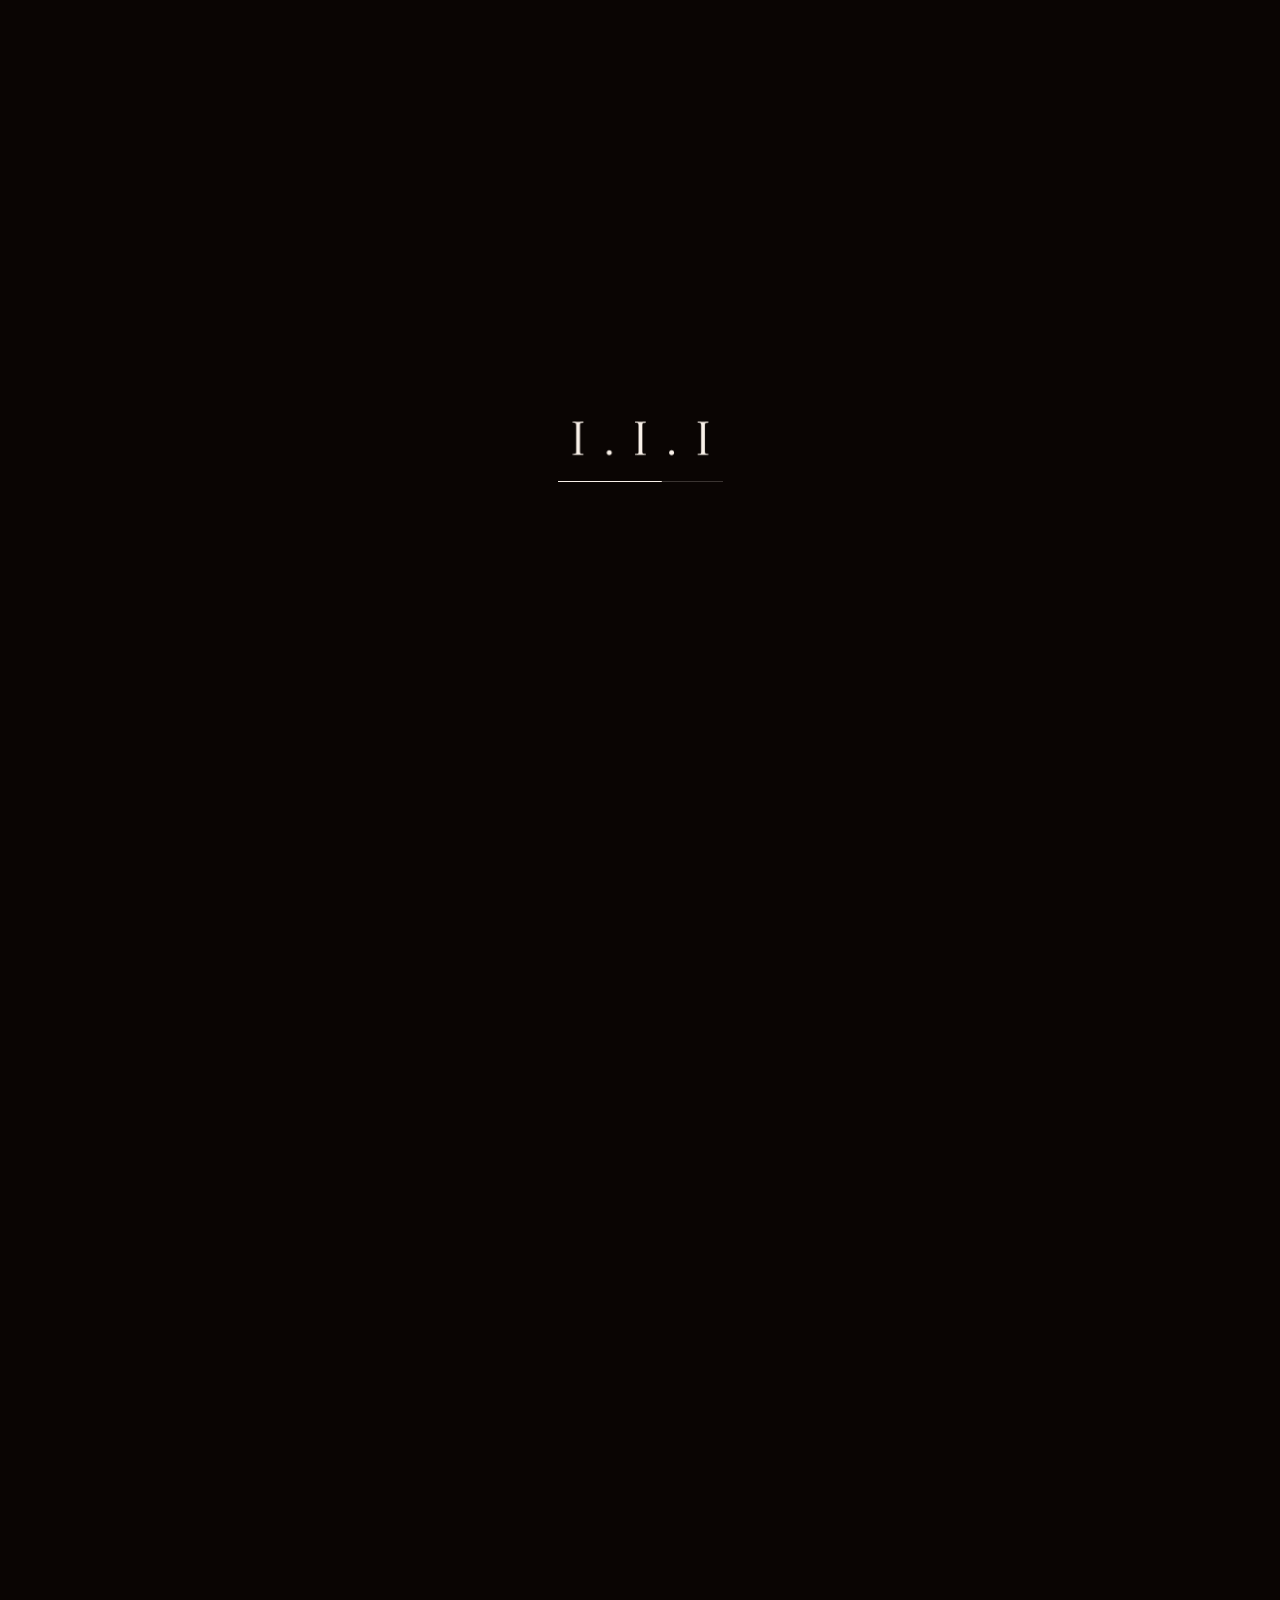
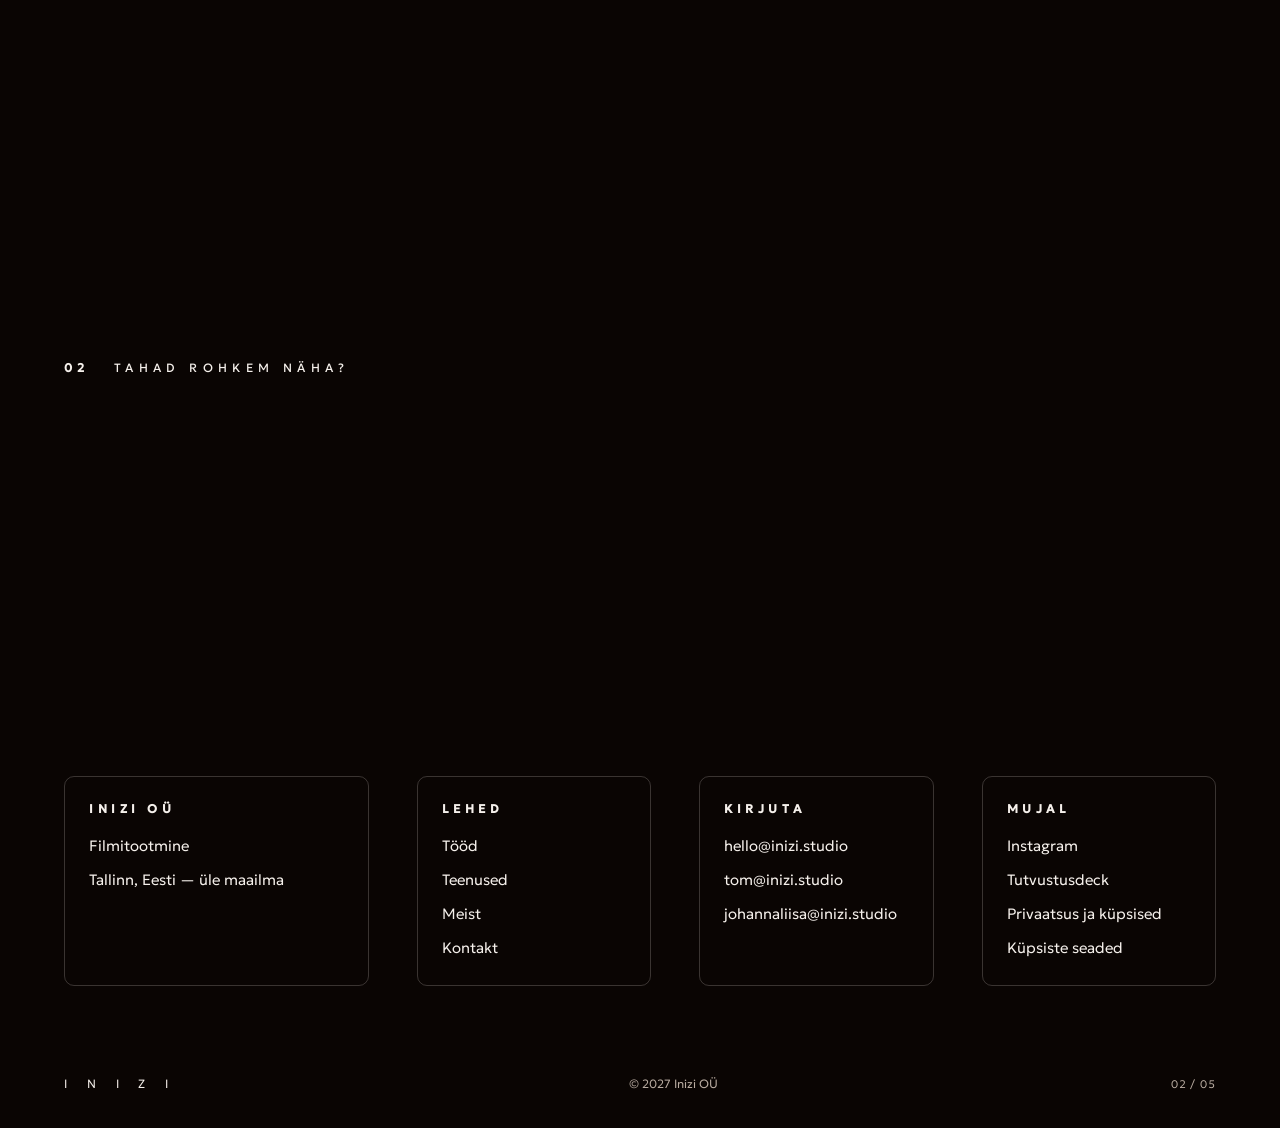
<file: et/work.html>
<!doctype html>
<html lang="et" class="no-js">
<head>
<meta charset="utf-8">
<meta name="viewport" content="width=device-width,initial-scale=1">
<title>Tööd — Inizi</title>
<meta name="description" content="Valik Inizi reisifilme, brändisisu, sotsiaalmeedia videoid ja muusikatöid. Filmistuudio Tallinnas.">

<meta http-equiv="Content-Security-Policy" content="default-src 'self'; script-src 'self' https://www.googletagmanager.com; style-src 'self'; font-src 'self'; img-src 'self' data: https://*.google-analytics.com https://*.googletagmanager.com; media-src 'self'; connect-src 'self' https://api.web3forms.com https://*.google-analytics.com https://*.analytics.google.com https://*.googletagmanager.com; object-src 'none'; base-uri 'none'; form-action 'none'">
<meta name="referrer" content="strict-origin-when-cross-origin">
<meta name="theme-color" content="#0a0503">
<meta name="color-scheme" content="dark">
<link rel="canonical" href="https://www.inizi.studio/et/work.html">
<link rel="alternate" hreflang="en" href="https://www.inizi.studio/work.html">
<link rel="alternate" hreflang="et" href="https://www.inizi.studio/et/work.html">
<link rel="alternate" hreflang="x-default" href="https://www.inizi.studio/work.html">
<meta property="og:site_name" content="Inizi">
<meta property="og:type" content="website">
<meta property="og:title" content="Tööd — Inizi">
<meta property="og:description" content="Valik Inizi reisifilme, brändisisu, sotsiaalmeedia videoid ja muusikatöid. Filmistuudio Tallinnas.">
<meta property="og:url" content="https://www.inizi.studio/et/work.html">
<meta property="og:locale" content="et_EE">
<meta property="og:image" content="https://www.inizi.studio/assets/img/og.png">
<meta name="twitter:card" content="summary_large_image">
<link rel="icon" href="../assets/img/favicon.svg" type="image/svg+xml">
<link rel="apple-touch-icon" href="../assets/img/apple-touch-icon.png">
<link rel="preload" href="../fonts/geologica-latin-300-normal.woff2" as="font" type="font/woff2" crossorigin>
<script src="../js/theme.js"></script>
<link rel="stylesheet" href="../css/site.css">
<link rel="stylesheet" href="../css/motion.css">

</head>
<body class="" data-assets="../assets/">
<svg class="sprite" width="0" height="0" aria-hidden="true" focusable="false"><symbol id="wm" viewBox="0 0 117.01 20.34"><path d="M7.95,2.74v14.17c0,.53.03.91.08,1.15.05.24.21.39.47.45s.71.12,1.35.17c.02.18.02.35,0,.53-.39,0-.89,0-1.5-.03-.62-.02-1.1-.03-1.45-.03-.39,0-.88,0-1.48.03s-1.1.03-1.5.03c-.02-.18-.02-.35,0-.53.62-.05,1.06-.11,1.33-.16.27-.05.44-.18.5-.38.06-.2.09-.53.09-.99V2.98c0-.53-.04-.91-.11-1.14s-.24-.38-.5-.46-.7-.14-1.32-.17c-.02-.18-.02-.35,0-.53.26,0,.59,0,.96.01.38,0,.75.02,1.12.03.37,0,.68.01.92.01s.55,0,.91-.01c.36,0,.73-.02,1.1-.03.37,0,.68-.01.92-.01.02.18.02.35,0,.53-.62.05-1.06.11-1.32.16-.26.05-.43.18-.49.37-.06.19-.09.53-.09,1Z"/><path d="M40.04,19.67L27.5,3.43v13.36c0,.49.01.87.04,1.12.03.26.1.45.22.59.14.12.34.23.61.33.26.1.64.16,1.14.2.02.18.02.35,0,.53-.39,0-.81,0-1.28-.03s-.86-.03-1.17-.03-.71,0-1.17.03-.88.03-1.25.03c-.02-.18-.02-.35,0-.53.62-.07,1.06-.15,1.32-.24.26-.09.43-.26.49-.51.06-.26.09-.67.09-1.25V3.91c0-.69-.04-1.18-.11-1.49-.07-.31-.25-.52-.54-.62-.29-.11-.76-.19-1.41-.26-.02-.16-.02-.33,0-.5.4,0,.83,0,1.28.03s.89.03,1.33.03h.52c.29,0,.55,0,.78-.03l11.77,15.28V3.83c0-.48,0-.85-.03-1.12-.02-.27-.1-.47-.24-.59-.26-.3-.91-.48-1.95-.55-.02-.18-.02-.34,0-.5.37,0,.83,0,1.37.01.55,0,.98.01,1.29.01s.71,0,1.17-.01c.47,0,.89-.01,1.28-.01.02.16.02.33,0,.5-.62.07-1.06.15-1.33.25-.27.1-.44.27-.5.53-.06.26-.09.67-.09,1.25v15.97c-.12.04-.29.06-.52.08-.22.02-.41.03-.57.03Z"/><path d="M61.64,3.09v14.17c0,.53.03.91.08,1.15.05.24.21.39.47.45s.71.12,1.35.17c.02.18.02.35,0,.53-.39,0-.89,0-1.5-.03-.62-.02-1.1-.03-1.45-.03-.39,0-.88,0-1.48.03s-1.1.03-1.5.03c-.02-.18-.02-.35,0-.53.62-.05,1.06-.11,1.33-.16.27-.05.44-.18.5-.38.06-.2.09-.53.09-.99V3.33c0-.53-.04-.91-.11-1.14s-.24-.38-.5-.46-.7-.14-1.32-.17c-.02-.18-.02-.35,0-.53.26,0,.59,0,.96.01.38,0,.75.02,1.12.03.37,0,.68.01.92.01s.55,0,.91-.01c.36,0,.73-.02,1.1-.03.37,0,.68-.01.92-.01.02.18.02.35,0,.53-.62.05-1.06.11-1.32.16-.26.05-.43.18-.49.37-.06.19-.09.53-.09,1Z"/><path d="M92.25,1.45l-11.24,17.26h7.31c.72,0,1.27-.06,1.64-.17.37-.11.68-.33.92-.65.18-.23.36-.54.55-.92.19-.39.37-.85.53-1.37.16-.02.32-.02.48,0-.14.79-.27,1.53-.38,2.2-.11.68-.19,1.25-.22,1.73-.25,0-.99,0-2.22-.01-1.23,0-3.03-.01-5.38-.01-1.25,0-2.24,0-2.98.01-.74,0-1.32.02-1.76.03-.43,0-.82.01-1.17.01-.05-.14-.08-.27-.08-.4L89.48,1.87h-7.1c-.49,0-.92.04-1.28.11-.36.07-.66.23-.88.48-.18.19-.34.48-.5.87-.16.39-.3.83-.42,1.32-.18.02-.35.02-.53,0,.11-.63.2-1.26.28-1.87.08-.62.15-1.2.2-1.74,1.04.04,2.13.06,3.27.07,1.14,0,2.34.01,3.59.01s2.34,0,3.11-.01c.77,0,1.39-.02,1.85-.03.46,0,.83-.01,1.11-.01.02.05.03.11.05.17.02.06.03.14.03.22Z"/><path d="M111.19,3.09v14.17c0,.53.03.91.08,1.15.05.24.21.39.47.45s.71.12,1.35.17c.02.18.02.35,0,.53-.39,0-.89,0-1.5-.03-.62-.02-1.1-.03-1.45-.03-.39,0-.88,0-1.48.03s-1.1.03-1.5.03c-.02-.18-.02-.35,0-.53.62-.05,1.06-.11,1.33-.16.27-.05.44-.18.5-.38.06-.2.09-.53.09-.99V3.33c0-.53-.04-.91-.11-1.14s-.24-.38-.5-.46-.7-.14-1.32-.17c-.02-.18-.02-.35,0-.53.26,0,.59,0,.96.01.38,0,.75.02,1.12.03.37,0,.68.01.92.01s.55,0,.91-.01c.36,0,.73-.02,1.1-.03.37,0,.68-.01.92-.01.02.18.02.35,0,.53-.62.05-1.06.11-1.32.16-.26.05-.43.18-.49.37-.06.19-.09.53-.09,1Z"/></symbol><symbol id="sig" viewBox="0 0 92.16 22.86"><path d="M12.26,4.1v14.21c0,.53.03.91.08,1.15.05.24.21.39.48.45.26.06.71.12,1.35.17.02.18.02.35,0,.53-.39,0-.89,0-1.51-.03-.62-.02-1.1-.03-1.46-.03-.39,0-.88,0-1.48.03-.6.02-1.1.03-1.51.03-.02-.18-.02-.35,0-.53.62-.05,1.06-.11,1.34-.16.27-.05.44-.18.5-.38.06-.2.09-.53.09-.99V4.34c0-.53-.04-.91-.11-1.14-.07-.23-.24-.38-.5-.46-.26-.08-.7-.14-1.32-.17-.02-.18-.02-.35,0-.53.26,0,.59,0,.97.01.38,0,.75.02,1.12.03.37,0,.68.01.93.01s.55,0,.91-.01c.36,0,.73-.02,1.1-.03.37,0,.68-.01.93-.01.02.18.02.35,0,.53-.62.05-1.06.11-1.32.16s-.43.18-.49.37c-.06.19-.09.53-.09,1Z"/><path d="M27.22,19.39c0-.41.13-.74.4-1.02.26-.27.59-.41.98-.41.44,0,.79.15,1.05.44.26.29.38.62.38.99s-.13.72-.38,1.01c-.26.28-.6.42-1.05.42-.39,0-.71-.14-.98-.42-.26-.28-.4-.62-.4-1.01Z"/><path d="M47.1,4.1v14.21c0,.53.03.91.08,1.15.05.24.21.39.48.45.26.06.71.12,1.35.17.02.18.02.35,0,.53-.39,0-.89,0-1.51-.03-.62-.02-1.1-.03-1.46-.03-.39,0-.88,0-1.48.03-.6.02-1.1.03-1.51.03-.02-.18-.02-.35,0-.53.62-.05,1.06-.11,1.34-.16.27-.05.44-.18.5-.38.06-.2.09-.53.09-.99V4.34c0-.53-.04-.91-.11-1.14-.07-.23-.24-.38-.5-.46-.26-.08-.7-.14-1.32-.17-.02-.18-.02-.35,0-.53.26,0,.59,0,.97.01.38,0,.75.02,1.12.03.37,0,.68.01.93.01s.55,0,.91-.01c.36,0,.73-.02,1.1-.03.37,0,.68-.01.93-.01.02.18.02.35,0,.53-.62.05-1.06.11-1.32.16s-.43.18-.49.37c-.06.19-.09.53-.09,1Z"/><path d="M62.06,19.39c0-.41.13-.74.4-1.02.26-.27.59-.41.98-.41.44,0,.79.15,1.05.44.26.29.38.62.38.99s-.13.72-.38,1.01c-.26.28-.6.42-1.05.42-.39,0-.71-.14-.98-.42-.26-.28-.4-.62-.4-1.01Z"/><path d="M82.05,4.1v14.21c0,.53.03.91.08,1.15.05.24.21.39.48.45.26.06.71.12,1.35.17.02.18.02.35,0,.53-.39,0-.89,0-1.51-.03-.62-.02-1.1-.03-1.46-.03-.39,0-.88,0-1.48.03-.6.02-1.1.03-1.51.03-.02-.18-.02-.35,0-.53.62-.05,1.06-.11,1.34-.16.27-.05.44-.18.5-.38.06-.2.09-.53.09-.99V4.34c0-.53-.04-.91-.11-1.14-.07-.23-.24-.38-.5-.46-.26-.08-.7-.14-1.32-.17-.02-.18-.02-.35,0-.53.26,0,.59,0,.97.01.38,0,.75.02,1.12.03.37,0,.68.01.93.01s.55,0,.91-.01c.36,0,.73-.02,1.1-.03.37,0,.68-.01.93-.01.02.18.02.35,0,.53-.62.05-1.06.11-1.32.16s-.43.18-.49.37c-.06.19-.09.53-.09,1Z"/></symbol></svg>
<div class="loader" aria-hidden="true"><svg viewBox="0 0 92.16 22.86" class="logo"><path class="hl i0" d="M12.26,4.1v14.21c0,.53.03.91.08,1.15.05.24.21.39.48.45.26.06.71.12,1.35.17.02.18.02.35,0,.53-.39,0-.89,0-1.51-.03-.62-.02-1.1-.03-1.46-.03-.39,0-.88,0-1.48.03-.6.02-1.1.03-1.51.03-.02-.18-.02-.35,0-.53.62-.05,1.06-.11,1.34-.16.27-.05.44-.18.5-.38.06-.2.09-.53.09-.99V4.34c0-.53-.04-.91-.11-1.14-.07-.23-.24-.38-.5-.46-.26-.08-.7-.14-1.32-.17-.02-.18-.02-.35,0-.53.26,0,.59,0,.97.01.38,0,.75.02,1.12.03.37,0,.68.01.93.01s.55,0,.91-.01c.36,0,.73-.02,1.1-.03.37,0,.68-.01.93-.01.02.18.02.35,0,.53-.62.05-1.06.11-1.32.16s-.43.18-.49.37c-.06.19-.09.53-.09,1Z"/><path class="hl i1" d="M27.22,19.39c0-.41.13-.74.4-1.02.26-.27.59-.41.98-.41.44,0,.79.15,1.05.44.26.29.38.62.38.99s-.13.72-.38,1.01c-.26.28-.6.42-1.05.42-.39,0-.71-.14-.98-.42-.26-.28-.4-.62-.4-1.01Z"/><path class="hl i2" d="M47.1,4.1v14.21c0,.53.03.91.08,1.15.05.24.21.39.48.45.26.06.71.12,1.35.17.02.18.02.35,0,.53-.39,0-.89,0-1.51-.03-.62-.02-1.1-.03-1.46-.03-.39,0-.88,0-1.48.03-.6.02-1.1.03-1.51.03-.02-.18-.02-.35,0-.53.62-.05,1.06-.11,1.34-.16.27-.05.44-.18.5-.38.06-.2.09-.53.09-.99V4.34c0-.53-.04-.91-.11-1.14-.07-.23-.24-.38-.5-.46-.26-.08-.7-.14-1.32-.17-.02-.18-.02-.35,0-.53.26,0,.59,0,.97.01.38,0,.75.02,1.12.03.37,0,.68.01.93.01s.55,0,.91-.01c.36,0,.73-.02,1.1-.03.37,0,.68-.01.93-.01.02.18.02.35,0,.53-.62.05-1.06.11-1.32.16s-.43.18-.49.37c-.06.19-.09.53-.09,1Z"/><path class="hl i3" d="M62.06,19.39c0-.41.13-.74.4-1.02.26-.27.59-.41.98-.41.44,0,.79.15,1.05.44.26.29.38.62.38.99s-.13.72-.38,1.01c-.26.28-.6.42-1.05.42-.39,0-.71-.14-.98-.42-.26-.28-.4-.62-.4-1.01Z"/><path class="hl i4" d="M82.05,4.1v14.21c0,.53.03.91.08,1.15.05.24.21.39.48.45.26.06.71.12,1.35.17.02.18.02.35,0,.53-.39,0-.89,0-1.51-.03-.62-.02-1.1-.03-1.46-.03-.39,0-.88,0-1.48.03-.6.02-1.1.03-1.51.03-.02-.18-.02-.35,0-.53.62-.05,1.06-.11,1.34-.16.27-.05.44-.18.5-.38.06-.2.09-.53.09-.99V4.34c0-.53-.04-.91-.11-1.14-.07-.23-.24-.38-.5-.46-.26-.08-.7-.14-1.32-.17-.02-.18-.02-.35,0-.53.26,0,.59,0,.97.01.38,0,.75.02,1.12.03.37,0,.68.01.93.01s.55,0,.91-.01c.36,0,.73-.02,1.1-.03.37,0,.68-.01.93-.01.02.18.02.35,0,.53-.62.05-1.06.11-1.32.16s-.43.18-.49.37c-.06.19-.09.53-.09,1Z"/></svg><span class="loader__bar"><i></i></span></div>
<div class="progress" aria-hidden="true"><i></i></div>
<div class="cursor" id="cursor" aria-hidden="true"></div><div class="cursor-dot" id="cursorDot" aria-hidden="true"></div>
<a class="skip" href="#main">Mine sisu juurde</a>
<header class="nav">
  <a class="nav__logo" href="index.html" aria-label="Inizi — avaleht"><svg viewBox="0 0 92.16 22.86" class="logo" role="img" aria-label="Inizi"><use href="#sig"/></svg></a>
  <button class="nav__toggle" type="button" aria-expanded="false" aria-controls="menu" data-open="Menüü" data-close="Sulge" aria-label="Menüü"><span class="nav__bars" aria-hidden="true"><i></i><i></i><i></i></span></button>
  <div class="nav__menu" id="menu"><nav class="nav__links" aria-label="Main"><a href="work.html" aria-current="page">Tööd</a><a href="services.html">Teenused</a><a href="about.html">Meist</a><a href="contact.html">Kontakt</a></nav><div class="lang" aria-label="Language"><a href="../work.html" lang="en" hreflang="en">EN</a><a href="work.html" lang="et" hreflang="et" aria-current="true">EE</a></div><button class="theme" type="button" aria-pressed="false" data-to-day="Lülita päevarežiimile" data-to-night="Lülita öörežiimile" aria-label="Lülita päevarežiimile"><svg class="theme__i theme__sun" viewBox="0 0 24 24" aria-hidden="true"><circle cx="12" cy="12" r="4.2"/><path d="M12 2.5v2.6M12 18.9v2.6M2.5 12h2.6M18.9 12h2.6M5.3 5.3l1.8 1.8M16.9 16.9l1.8 1.8M5.3 18.7l1.8-1.8M16.9 7.1l1.8-1.8"/></svg><svg class="theme__i theme__moon" viewBox="0 0 24 24" aria-hidden="true"><path d="M20 14.5A8.5 8.5 0 0 1 9.5 4a8.5 8.5 0 1 0 10.5 10.5z"/></svg></button></div>
</header>
<main id="main">
<header class="page-head wrap"><p class="label"><b>01</b><span>Tööd</span></p><h1 class="display">Valik <em>töid.</em></h1><p class="standfirst">Reisi- ja sihtkohafilmid, brändisisu, sotsiaalmeedia video ja muusikatööd hotellidele, sihtkohtadele, brändidele ja artistidele. Täielikud juhtumiuuringud jagame soovi korral.</p></header>
<section class="section section--tight"><div class="cubes" aria-label="Tööd"><a class="cube reveal" href="work.html#project-1" data-project="1" aria-label="Ava projekt 01"><img src="../assets/img/still-dawn.jpg" alt="" width="768" height="432" loading="lazy" decoding="async"><h2 class="cube__t">Projekt</h2></a><a class="cube reveal" href="work.html#project-2" data-project="2" aria-label="Ava projekt 02"><img src="../assets/img/still-flare.jpg" alt="" width="768" height="432" loading="lazy" decoding="async"><h2 class="cube__t">Projekt</h2></a><a class="cube reveal" href="work.html#project-3" data-project="3" aria-label="Ava projekt 03"><img src="../assets/img/still-ridge.jpg" alt="" width="768" height="432" loading="lazy" decoding="async"><h2 class="cube__t">Projekt</h2></a><a class="cube reveal" href="work.html#project-4" data-project="4" aria-label="Ava projekt 04"><img src="../assets/img/still-forest.jpg" alt="" width="768" height="432" loading="lazy" decoding="async"><h2 class="cube__t">Projekt</h2></a><a class="cube reveal" href="work.html#project-5" data-project="5" aria-label="Ava projekt 05"><img src="../assets/img/still-coast.jpg" alt="" width="768" height="432" loading="lazy" decoding="async"><h2 class="cube__t">Projekt</h2></a><a class="cube reveal" href="work.html#project-6" data-project="6" aria-label="Ava projekt 06"><img src="../assets/img/still-falls.jpg" alt="" width="768" height="432" loading="lazy" decoding="async"><h2 class="cube__t">Projekt</h2></a><a class="cube reveal" href="work.html#project-7" data-project="7" aria-label="Ava projekt 07"><img src="../assets/img/still-ridge.jpg" alt="" width="768" height="432" loading="lazy" decoding="async"><h2 class="cube__t">Projekt</h2></a><a class="cube reveal" href="work.html#project-8" data-project="8" aria-label="Ava projekt 08"><img src="../assets/img/still-dawn.jpg" alt="" width="768" height="432" loading="lazy" decoding="async"><h2 class="cube__t">Projekt</h2></a><a class="cube reveal" href="work.html#project-9" data-project="9" aria-label="Ava projekt 09"><img src="../assets/img/still-flare.jpg" alt="" width="768" height="432" loading="lazy" decoding="async"><h2 class="cube__t">Projekt</h2></a></div></section>
<div class="proj-layer" aria-hidden="true"><article class="proj" id="project-1" role="dialog" aria-modal="true" aria-labelledby="pt-1" tabindex="-1">
<div class="proj__bar"><span class="proj__count">Projekt 01 / 09</span><div class="proj__nav"><a href="#project-9" data-nav="prev" aria-label="Eelmine projekt">&larr;</a><a href="#project-2" data-nav="next" aria-label="Järgmine projekt">&rarr;</a><button type="button" class="proj__close" data-close>Sulge</button></div></div>
<div class="proj__in">
<div class="proj__hero"><img src="../assets/img/still-dawn.jpg" alt="" decoding="async"><span class="proj__play" aria-hidden="true"></span><span class="proj__cap">Valmisfilm</span></div>
<header class="proj__head"><div><p class="colhead">Projekt 01</p><h2 class="display" id="pt-1">Projekti pealkiri</h2></div><dl class="proj__meta"><div><dt>Klient</dt><dd>Kliendi nimi</dd></div><div><dt>Aasta</dt><dd>2026</dd></div><div><dt>Teenus</dt><dd>Reisifilm</dd></div><div><dt>Roll</dt><dd>Režii, DP, montaaž</dd></div><div><dt>Formaat</dt><dd>16:9 · 4K</dd></div></dl></header>
<div class="proj__cols"><section><p class="colhead">Projekt</p><p class="body-lg">Lühikirjeldus projektist: millest film räägib, milline on idee ja mis teeb selle just selle kliendi nägu. Kaks-kolm lauset.</p></section><section><p class="colhead">Briif</p><p class="body-lg muted">Mida klient soovis: eesmärk, sihtrühm, piirangud ja tähtaeg. Kaks-kolm lauset.</p></section></div>
<section class="proj__sec"><p class="colhead">Tulemused</p><ul class="proj__dl"><li><span class="numeral">01</span><span class="proj__dn">Põhifilm</span><span class="proj__df">90 sekundit · 16:9 · 4K</span></li><li><span class="numeral">02</span><span class="proj__dn">Lühiversioonid</span><span class="proj__df">6 × 15 sekundit · 9:16</span></li><li><span class="numeral">03</span><span class="proj__dn">Teaser</span><span class="proj__df">30 sekundit · 1:1</span></li><li><span class="numeral">04</span><span class="proj__dn">Fotovalik</span><span class="proj__df">24 kaadrit</span></li></ul></section>
<section class="proj__sec"><p class="colhead">Võttekohad</p><ul class="proj__loc"><li><i class="proj__pin" aria-hidden="true"></i>Esimene koht, Riik</li><li><i class="proj__pin" aria-hidden="true"></i>Teine koht, Riik</li><li><i class="proj__pin" aria-hidden="true"></i>Kolmas koht, Riik</li></ul></section>
<section class="proj__sec"><p class="colhead">Tulemused ja mõõdikud</p><div class="proj__kpis"><div class="proj__k"><b>2.1M</b><span>Vaatamist</span></div><div class="proj__k"><b>79%</b><span>Kaasatus</span></div><div class="proj__k"><b>12</b><span>Võttepäeva</span></div><div class="proj__k"><b>3</b><span>Turgu</span></div></div></section>
<section class="proj__sec"><p class="colhead">Kaadrid ja kulisside taga</p><div class="proj__gal"><figure class="proj__g"><img src="../assets/img/bts-5.jpg" alt="" loading="lazy" decoding="async"></figure><figure class="proj__g"><img src="../assets/img/bts-6.jpg" alt="" loading="lazy" decoding="async"></figure><figure class="proj__g"><img src="../assets/img/bts-8.jpg" alt="" loading="lazy" decoding="async"></figure></div></section>
<footer class="proj__foot"><p class="headline">Kas sul on lugu, <em>mida alustada?</em></p><div class="btn-row"><a class="btn" data-u="hello" data-d="inizi.studio" data-s="Uus projekt" data-keep="1" href="#">Alustame projekti</a><a class="btn btn--ghost" href="#project-2" data-nav="next">Järgmine projekt &rarr;</a></div></footer>
</div></article><article class="proj" id="project-2" role="dialog" aria-modal="true" aria-labelledby="pt-2" tabindex="-1">
<div class="proj__bar"><span class="proj__count">Projekt 02 / 09</span><div class="proj__nav"><a href="#project-1" data-nav="prev" aria-label="Eelmine projekt">&larr;</a><a href="#project-3" data-nav="next" aria-label="Järgmine projekt">&rarr;</a><button type="button" class="proj__close" data-close>Sulge</button></div></div>
<div class="proj__in">
<div class="proj__hero"><img src="../assets/img/still-flare.jpg" alt="" decoding="async"><span class="proj__play" aria-hidden="true"></span><span class="proj__cap">Valmisfilm</span></div>
<header class="proj__head"><div><p class="colhead">Projekt 02</p><h2 class="display" id="pt-2">Projekti pealkiri</h2></div><dl class="proj__meta"><div><dt>Klient</dt><dd>Kliendi nimi</dd></div><div><dt>Aasta</dt><dd>2026</dd></div><div><dt>Teenus</dt><dd>Reisifilm</dd></div><div><dt>Roll</dt><dd>Režii, DP, montaaž</dd></div><div><dt>Formaat</dt><dd>16:9 · 4K</dd></div></dl></header>
<div class="proj__cols"><section><p class="colhead">Projekt</p><p class="body-lg">Lühikirjeldus projektist: millest film räägib, milline on idee ja mis teeb selle just selle kliendi nägu. Kaks-kolm lauset.</p></section><section><p class="colhead">Briif</p><p class="body-lg muted">Mida klient soovis: eesmärk, sihtrühm, piirangud ja tähtaeg. Kaks-kolm lauset.</p></section></div>
<section class="proj__sec"><p class="colhead">Tulemused</p><ul class="proj__dl"><li><span class="numeral">01</span><span class="proj__dn">Põhifilm</span><span class="proj__df">90 sekundit · 16:9 · 4K</span></li><li><span class="numeral">02</span><span class="proj__dn">Lühiversioonid</span><span class="proj__df">6 × 15 sekundit · 9:16</span></li><li><span class="numeral">03</span><span class="proj__dn">Teaser</span><span class="proj__df">30 sekundit · 1:1</span></li><li><span class="numeral">04</span><span class="proj__dn">Fotovalik</span><span class="proj__df">24 kaadrit</span></li></ul></section>
<section class="proj__sec"><p class="colhead">Võttekohad</p><ul class="proj__loc"><li><i class="proj__pin" aria-hidden="true"></i>Esimene koht, Riik</li><li><i class="proj__pin" aria-hidden="true"></i>Teine koht, Riik</li><li><i class="proj__pin" aria-hidden="true"></i>Kolmas koht, Riik</li></ul></section>
<section class="proj__sec"><p class="colhead">Tulemused ja mõõdikud</p><div class="proj__kpis"><div class="proj__k"><b>2.1M</b><span>Vaatamist</span></div><div class="proj__k"><b>79%</b><span>Kaasatus</span></div><div class="proj__k"><b>12</b><span>Võttepäeva</span></div><div class="proj__k"><b>3</b><span>Turgu</span></div></div></section>
<section class="proj__sec"><p class="colhead">Kaadrid ja kulisside taga</p><div class="proj__gal"><figure class="proj__g"><img src="../assets/img/bts-6.jpg" alt="" loading="lazy" decoding="async"></figure><figure class="proj__g"><img src="../assets/img/bts-8.jpg" alt="" loading="lazy" decoding="async"></figure><figure class="proj__g"><img src="../assets/img/bts-3.jpg" alt="" loading="lazy" decoding="async"></figure></div></section>
<footer class="proj__foot"><p class="headline">Kas sul on lugu, <em>mida alustada?</em></p><div class="btn-row"><a class="btn" data-u="hello" data-d="inizi.studio" data-s="Uus projekt" data-keep="1" href="#">Alustame projekti</a><a class="btn btn--ghost" href="#project-3" data-nav="next">Järgmine projekt &rarr;</a></div></footer>
</div></article><article class="proj" id="project-3" role="dialog" aria-modal="true" aria-labelledby="pt-3" tabindex="-1">
<div class="proj__bar"><span class="proj__count">Projekt 03 / 09</span><div class="proj__nav"><a href="#project-2" data-nav="prev" aria-label="Eelmine projekt">&larr;</a><a href="#project-4" data-nav="next" aria-label="Järgmine projekt">&rarr;</a><button type="button" class="proj__close" data-close>Sulge</button></div></div>
<div class="proj__in">
<div class="proj__hero"><img src="../assets/img/still-ridge.jpg" alt="" decoding="async"><span class="proj__play" aria-hidden="true"></span><span class="proj__cap">Valmisfilm</span></div>
<header class="proj__head"><div><p class="colhead">Projekt 03</p><h2 class="display" id="pt-3">Projekti pealkiri</h2></div><dl class="proj__meta"><div><dt>Klient</dt><dd>Kliendi nimi</dd></div><div><dt>Aasta</dt><dd>2026</dd></div><div><dt>Teenus</dt><dd>Reisifilm</dd></div><div><dt>Roll</dt><dd>Režii, DP, montaaž</dd></div><div><dt>Formaat</dt><dd>16:9 · 4K</dd></div></dl></header>
<div class="proj__cols"><section><p class="colhead">Projekt</p><p class="body-lg">Lühikirjeldus projektist: millest film räägib, milline on idee ja mis teeb selle just selle kliendi nägu. Kaks-kolm lauset.</p></section><section><p class="colhead">Briif</p><p class="body-lg muted">Mida klient soovis: eesmärk, sihtrühm, piirangud ja tähtaeg. Kaks-kolm lauset.</p></section></div>
<section class="proj__sec"><p class="colhead">Tulemused</p><ul class="proj__dl"><li><span class="numeral">01</span><span class="proj__dn">Põhifilm</span><span class="proj__df">90 sekundit · 16:9 · 4K</span></li><li><span class="numeral">02</span><span class="proj__dn">Lühiversioonid</span><span class="proj__df">6 × 15 sekundit · 9:16</span></li><li><span class="numeral">03</span><span class="proj__dn">Teaser</span><span class="proj__df">30 sekundit · 1:1</span></li><li><span class="numeral">04</span><span class="proj__dn">Fotovalik</span><span class="proj__df">24 kaadrit</span></li></ul></section>
<section class="proj__sec"><p class="colhead">Võttekohad</p><ul class="proj__loc"><li><i class="proj__pin" aria-hidden="true"></i>Esimene koht, Riik</li><li><i class="proj__pin" aria-hidden="true"></i>Teine koht, Riik</li><li><i class="proj__pin" aria-hidden="true"></i>Kolmas koht, Riik</li></ul></section>
<section class="proj__sec"><p class="colhead">Tulemused ja mõõdikud</p><div class="proj__kpis"><div class="proj__k"><b>2.1M</b><span>Vaatamist</span></div><div class="proj__k"><b>79%</b><span>Kaasatus</span></div><div class="proj__k"><b>12</b><span>Võttepäeva</span></div><div class="proj__k"><b>3</b><span>Turgu</span></div></div></section>
<section class="proj__sec"><p class="colhead">Kaadrid ja kulisside taga</p><div class="proj__gal"><figure class="proj__g"><img src="../assets/img/bts-8.jpg" alt="" loading="lazy" decoding="async"></figure><figure class="proj__g"><img src="../assets/img/bts-3.jpg" alt="" loading="lazy" decoding="async"></figure><figure class="proj__g"><img src="../assets/img/bts-1.jpg" alt="" loading="lazy" decoding="async"></figure></div></section>
<footer class="proj__foot"><p class="headline">Kas sul on lugu, <em>mida alustada?</em></p><div class="btn-row"><a class="btn" data-u="hello" data-d="inizi.studio" data-s="Uus projekt" data-keep="1" href="#">Alustame projekti</a><a class="btn btn--ghost" href="#project-4" data-nav="next">Järgmine projekt &rarr;</a></div></footer>
</div></article><article class="proj" id="project-4" role="dialog" aria-modal="true" aria-labelledby="pt-4" tabindex="-1">
<div class="proj__bar"><span class="proj__count">Projekt 04 / 09</span><div class="proj__nav"><a href="#project-3" data-nav="prev" aria-label="Eelmine projekt">&larr;</a><a href="#project-5" data-nav="next" aria-label="Järgmine projekt">&rarr;</a><button type="button" class="proj__close" data-close>Sulge</button></div></div>
<div class="proj__in">
<div class="proj__hero"><img src="../assets/img/still-forest.jpg" alt="" decoding="async"><span class="proj__play" aria-hidden="true"></span><span class="proj__cap">Valmisfilm</span></div>
<header class="proj__head"><div><p class="colhead">Projekt 04</p><h2 class="display" id="pt-4">Projekti pealkiri</h2></div><dl class="proj__meta"><div><dt>Klient</dt><dd>Kliendi nimi</dd></div><div><dt>Aasta</dt><dd>2026</dd></div><div><dt>Teenus</dt><dd>Reisifilm</dd></div><div><dt>Roll</dt><dd>Režii, DP, montaaž</dd></div><div><dt>Formaat</dt><dd>16:9 · 4K</dd></div></dl></header>
<div class="proj__cols"><section><p class="colhead">Projekt</p><p class="body-lg">Lühikirjeldus projektist: millest film räägib, milline on idee ja mis teeb selle just selle kliendi nägu. Kaks-kolm lauset.</p></section><section><p class="colhead">Briif</p><p class="body-lg muted">Mida klient soovis: eesmärk, sihtrühm, piirangud ja tähtaeg. Kaks-kolm lauset.</p></section></div>
<section class="proj__sec"><p class="colhead">Tulemused</p><ul class="proj__dl"><li><span class="numeral">01</span><span class="proj__dn">Põhifilm</span><span class="proj__df">90 sekundit · 16:9 · 4K</span></li><li><span class="numeral">02</span><span class="proj__dn">Lühiversioonid</span><span class="proj__df">6 × 15 sekundit · 9:16</span></li><li><span class="numeral">03</span><span class="proj__dn">Teaser</span><span class="proj__df">30 sekundit · 1:1</span></li><li><span class="numeral">04</span><span class="proj__dn">Fotovalik</span><span class="proj__df">24 kaadrit</span></li></ul></section>
<section class="proj__sec"><p class="colhead">Võttekohad</p><ul class="proj__loc"><li><i class="proj__pin" aria-hidden="true"></i>Esimene koht, Riik</li><li><i class="proj__pin" aria-hidden="true"></i>Teine koht, Riik</li><li><i class="proj__pin" aria-hidden="true"></i>Kolmas koht, Riik</li></ul></section>
<section class="proj__sec"><p class="colhead">Tulemused ja mõõdikud</p><div class="proj__kpis"><div class="proj__k"><b>2.1M</b><span>Vaatamist</span></div><div class="proj__k"><b>79%</b><span>Kaasatus</span></div><div class="proj__k"><b>12</b><span>Võttepäeva</span></div><div class="proj__k"><b>3</b><span>Turgu</span></div></div></section>
<section class="proj__sec"><p class="colhead">Kaadrid ja kulisside taga</p><div class="proj__gal"><figure class="proj__g"><img src="../assets/img/bts-3.jpg" alt="" loading="lazy" decoding="async"></figure><figure class="proj__g"><img src="../assets/img/bts-1.jpg" alt="" loading="lazy" decoding="async"></figure><figure class="proj__g"><img src="../assets/img/bts-2.jpg" alt="" loading="lazy" decoding="async"></figure></div></section>
<footer class="proj__foot"><p class="headline">Kas sul on lugu, <em>mida alustada?</em></p><div class="btn-row"><a class="btn" data-u="hello" data-d="inizi.studio" data-s="Uus projekt" data-keep="1" href="#">Alustame projekti</a><a class="btn btn--ghost" href="#project-5" data-nav="next">Järgmine projekt &rarr;</a></div></footer>
</div></article><article class="proj" id="project-5" role="dialog" aria-modal="true" aria-labelledby="pt-5" tabindex="-1">
<div class="proj__bar"><span class="proj__count">Projekt 05 / 09</span><div class="proj__nav"><a href="#project-4" data-nav="prev" aria-label="Eelmine projekt">&larr;</a><a href="#project-6" data-nav="next" aria-label="Järgmine projekt">&rarr;</a><button type="button" class="proj__close" data-close>Sulge</button></div></div>
<div class="proj__in">
<div class="proj__hero"><img src="../assets/img/still-coast.jpg" alt="" decoding="async"><span class="proj__play" aria-hidden="true"></span><span class="proj__cap">Valmisfilm</span></div>
<header class="proj__head"><div><p class="colhead">Projekt 05</p><h2 class="display" id="pt-5">Projekti pealkiri</h2></div><dl class="proj__meta"><div><dt>Klient</dt><dd>Kliendi nimi</dd></div><div><dt>Aasta</dt><dd>2026</dd></div><div><dt>Teenus</dt><dd>Reisifilm</dd></div><div><dt>Roll</dt><dd>Režii, DP, montaaž</dd></div><div><dt>Formaat</dt><dd>16:9 · 4K</dd></div></dl></header>
<div class="proj__cols"><section><p class="colhead">Projekt</p><p class="body-lg">Lühikirjeldus projektist: millest film räägib, milline on idee ja mis teeb selle just selle kliendi nägu. Kaks-kolm lauset.</p></section><section><p class="colhead">Briif</p><p class="body-lg muted">Mida klient soovis: eesmärk, sihtrühm, piirangud ja tähtaeg. Kaks-kolm lauset.</p></section></div>
<section class="proj__sec"><p class="colhead">Tulemused</p><ul class="proj__dl"><li><span class="numeral">01</span><span class="proj__dn">Põhifilm</span><span class="proj__df">90 sekundit · 16:9 · 4K</span></li><li><span class="numeral">02</span><span class="proj__dn">Lühiversioonid</span><span class="proj__df">6 × 15 sekundit · 9:16</span></li><li><span class="numeral">03</span><span class="proj__dn">Teaser</span><span class="proj__df">30 sekundit · 1:1</span></li><li><span class="numeral">04</span><span class="proj__dn">Fotovalik</span><span class="proj__df">24 kaadrit</span></li></ul></section>
<section class="proj__sec"><p class="colhead">Võttekohad</p><ul class="proj__loc"><li><i class="proj__pin" aria-hidden="true"></i>Esimene koht, Riik</li><li><i class="proj__pin" aria-hidden="true"></i>Teine koht, Riik</li><li><i class="proj__pin" aria-hidden="true"></i>Kolmas koht, Riik</li></ul></section>
<section class="proj__sec"><p class="colhead">Tulemused ja mõõdikud</p><div class="proj__kpis"><div class="proj__k"><b>2.1M</b><span>Vaatamist</span></div><div class="proj__k"><b>79%</b><span>Kaasatus</span></div><div class="proj__k"><b>12</b><span>Võttepäeva</span></div><div class="proj__k"><b>3</b><span>Turgu</span></div></div></section>
<section class="proj__sec"><p class="colhead">Kaadrid ja kulisside taga</p><div class="proj__gal"><figure class="proj__g"><img src="../assets/img/bts-1.jpg" alt="" loading="lazy" decoding="async"></figure><figure class="proj__g"><img src="../assets/img/bts-2.jpg" alt="" loading="lazy" decoding="async"></figure><figure class="proj__g"><img src="../assets/img/bts-5.jpg" alt="" loading="lazy" decoding="async"></figure></div></section>
<footer class="proj__foot"><p class="headline">Kas sul on lugu, <em>mida alustada?</em></p><div class="btn-row"><a class="btn" data-u="hello" data-d="inizi.studio" data-s="Uus projekt" data-keep="1" href="#">Alustame projekti</a><a class="btn btn--ghost" href="#project-6" data-nav="next">Järgmine projekt &rarr;</a></div></footer>
</div></article><article class="proj" id="project-6" role="dialog" aria-modal="true" aria-labelledby="pt-6" tabindex="-1">
<div class="proj__bar"><span class="proj__count">Projekt 06 / 09</span><div class="proj__nav"><a href="#project-5" data-nav="prev" aria-label="Eelmine projekt">&larr;</a><a href="#project-7" data-nav="next" aria-label="Järgmine projekt">&rarr;</a><button type="button" class="proj__close" data-close>Sulge</button></div></div>
<div class="proj__in">
<div class="proj__hero"><img src="../assets/img/still-falls.jpg" alt="" decoding="async"><span class="proj__play" aria-hidden="true"></span><span class="proj__cap">Valmisfilm</span></div>
<header class="proj__head"><div><p class="colhead">Projekt 06</p><h2 class="display" id="pt-6">Projekti pealkiri</h2></div><dl class="proj__meta"><div><dt>Klient</dt><dd>Kliendi nimi</dd></div><div><dt>Aasta</dt><dd>2026</dd></div><div><dt>Teenus</dt><dd>Reisifilm</dd></div><div><dt>Roll</dt><dd>Režii, DP, montaaž</dd></div><div><dt>Formaat</dt><dd>16:9 · 4K</dd></div></dl></header>
<div class="proj__cols"><section><p class="colhead">Projekt</p><p class="body-lg">Lühikirjeldus projektist: millest film räägib, milline on idee ja mis teeb selle just selle kliendi nägu. Kaks-kolm lauset.</p></section><section><p class="colhead">Briif</p><p class="body-lg muted">Mida klient soovis: eesmärk, sihtrühm, piirangud ja tähtaeg. Kaks-kolm lauset.</p></section></div>
<section class="proj__sec"><p class="colhead">Tulemused</p><ul class="proj__dl"><li><span class="numeral">01</span><span class="proj__dn">Põhifilm</span><span class="proj__df">90 sekundit · 16:9 · 4K</span></li><li><span class="numeral">02</span><span class="proj__dn">Lühiversioonid</span><span class="proj__df">6 × 15 sekundit · 9:16</span></li><li><span class="numeral">03</span><span class="proj__dn">Teaser</span><span class="proj__df">30 sekundit · 1:1</span></li><li><span class="numeral">04</span><span class="proj__dn">Fotovalik</span><span class="proj__df">24 kaadrit</span></li></ul></section>
<section class="proj__sec"><p class="colhead">Võttekohad</p><ul class="proj__loc"><li><i class="proj__pin" aria-hidden="true"></i>Esimene koht, Riik</li><li><i class="proj__pin" aria-hidden="true"></i>Teine koht, Riik</li><li><i class="proj__pin" aria-hidden="true"></i>Kolmas koht, Riik</li></ul></section>
<section class="proj__sec"><p class="colhead">Tulemused ja mõõdikud</p><div class="proj__kpis"><div class="proj__k"><b>2.1M</b><span>Vaatamist</span></div><div class="proj__k"><b>79%</b><span>Kaasatus</span></div><div class="proj__k"><b>12</b><span>Võttepäeva</span></div><div class="proj__k"><b>3</b><span>Turgu</span></div></div></section>
<section class="proj__sec"><p class="colhead">Kaadrid ja kulisside taga</p><div class="proj__gal"><figure class="proj__g"><img src="../assets/img/bts-2.jpg" alt="" loading="lazy" decoding="async"></figure><figure class="proj__g"><img src="../assets/img/bts-5.jpg" alt="" loading="lazy" decoding="async"></figure><figure class="proj__g"><img src="../assets/img/bts-6.jpg" alt="" loading="lazy" decoding="async"></figure></div></section>
<footer class="proj__foot"><p class="headline">Kas sul on lugu, <em>mida alustada?</em></p><div class="btn-row"><a class="btn" data-u="hello" data-d="inizi.studio" data-s="Uus projekt" data-keep="1" href="#">Alustame projekti</a><a class="btn btn--ghost" href="#project-7" data-nav="next">Järgmine projekt &rarr;</a></div></footer>
</div></article><article class="proj" id="project-7" role="dialog" aria-modal="true" aria-labelledby="pt-7" tabindex="-1">
<div class="proj__bar"><span class="proj__count">Projekt 07 / 09</span><div class="proj__nav"><a href="#project-6" data-nav="prev" aria-label="Eelmine projekt">&larr;</a><a href="#project-8" data-nav="next" aria-label="Järgmine projekt">&rarr;</a><button type="button" class="proj__close" data-close>Sulge</button></div></div>
<div class="proj__in">
<div class="proj__hero"><img src="../assets/img/still-ridge.jpg" alt="" decoding="async"><span class="proj__play" aria-hidden="true"></span><span class="proj__cap">Valmisfilm</span></div>
<header class="proj__head"><div><p class="colhead">Projekt 07</p><h2 class="display" id="pt-7">Projekti pealkiri</h2></div><dl class="proj__meta"><div><dt>Klient</dt><dd>Kliendi nimi</dd></div><div><dt>Aasta</dt><dd>2026</dd></div><div><dt>Teenus</dt><dd>Reisifilm</dd></div><div><dt>Roll</dt><dd>Režii, DP, montaaž</dd></div><div><dt>Formaat</dt><dd>16:9 · 4K</dd></div></dl></header>
<div class="proj__cols"><section><p class="colhead">Projekt</p><p class="body-lg">Lühikirjeldus projektist: millest film räägib, milline on idee ja mis teeb selle just selle kliendi nägu. Kaks-kolm lauset.</p></section><section><p class="colhead">Briif</p><p class="body-lg muted">Mida klient soovis: eesmärk, sihtrühm, piirangud ja tähtaeg. Kaks-kolm lauset.</p></section></div>
<section class="proj__sec"><p class="colhead">Tulemused</p><ul class="proj__dl"><li><span class="numeral">01</span><span class="proj__dn">Põhifilm</span><span class="proj__df">90 sekundit · 16:9 · 4K</span></li><li><span class="numeral">02</span><span class="proj__dn">Lühiversioonid</span><span class="proj__df">6 × 15 sekundit · 9:16</span></li><li><span class="numeral">03</span><span class="proj__dn">Teaser</span><span class="proj__df">30 sekundit · 1:1</span></li><li><span class="numeral">04</span><span class="proj__dn">Fotovalik</span><span class="proj__df">24 kaadrit</span></li></ul></section>
<section class="proj__sec"><p class="colhead">Võttekohad</p><ul class="proj__loc"><li><i class="proj__pin" aria-hidden="true"></i>Esimene koht, Riik</li><li><i class="proj__pin" aria-hidden="true"></i>Teine koht, Riik</li><li><i class="proj__pin" aria-hidden="true"></i>Kolmas koht, Riik</li></ul></section>
<section class="proj__sec"><p class="colhead">Tulemused ja mõõdikud</p><div class="proj__kpis"><div class="proj__k"><b>2.1M</b><span>Vaatamist</span></div><div class="proj__k"><b>79%</b><span>Kaasatus</span></div><div class="proj__k"><b>12</b><span>Võttepäeva</span></div><div class="proj__k"><b>3</b><span>Turgu</span></div></div></section>
<section class="proj__sec"><p class="colhead">Kaadrid ja kulisside taga</p><div class="proj__gal"><figure class="proj__g"><img src="../assets/img/bts-5.jpg" alt="" loading="lazy" decoding="async"></figure><figure class="proj__g"><img src="../assets/img/bts-6.jpg" alt="" loading="lazy" decoding="async"></figure><figure class="proj__g"><img src="../assets/img/bts-8.jpg" alt="" loading="lazy" decoding="async"></figure></div></section>
<footer class="proj__foot"><p class="headline">Kas sul on lugu, <em>mida alustada?</em></p><div class="btn-row"><a class="btn" data-u="hello" data-d="inizi.studio" data-s="Uus projekt" data-keep="1" href="#">Alustame projekti</a><a class="btn btn--ghost" href="#project-8" data-nav="next">Järgmine projekt &rarr;</a></div></footer>
</div></article><article class="proj" id="project-8" role="dialog" aria-modal="true" aria-labelledby="pt-8" tabindex="-1">
<div class="proj__bar"><span class="proj__count">Projekt 08 / 09</span><div class="proj__nav"><a href="#project-7" data-nav="prev" aria-label="Eelmine projekt">&larr;</a><a href="#project-9" data-nav="next" aria-label="Järgmine projekt">&rarr;</a><button type="button" class="proj__close" data-close>Sulge</button></div></div>
<div class="proj__in">
<div class="proj__hero"><img src="../assets/img/still-dawn.jpg" alt="" decoding="async"><span class="proj__play" aria-hidden="true"></span><span class="proj__cap">Valmisfilm</span></div>
<header class="proj__head"><div><p class="colhead">Projekt 08</p><h2 class="display" id="pt-8">Projekti pealkiri</h2></div><dl class="proj__meta"><div><dt>Klient</dt><dd>Kliendi nimi</dd></div><div><dt>Aasta</dt><dd>2026</dd></div><div><dt>Teenus</dt><dd>Reisifilm</dd></div><div><dt>Roll</dt><dd>Režii, DP, montaaž</dd></div><div><dt>Formaat</dt><dd>16:9 · 4K</dd></div></dl></header>
<div class="proj__cols"><section><p class="colhead">Projekt</p><p class="body-lg">Lühikirjeldus projektist: millest film räägib, milline on idee ja mis teeb selle just selle kliendi nägu. Kaks-kolm lauset.</p></section><section><p class="colhead">Briif</p><p class="body-lg muted">Mida klient soovis: eesmärk, sihtrühm, piirangud ja tähtaeg. Kaks-kolm lauset.</p></section></div>
<section class="proj__sec"><p class="colhead">Tulemused</p><ul class="proj__dl"><li><span class="numeral">01</span><span class="proj__dn">Põhifilm</span><span class="proj__df">90 sekundit · 16:9 · 4K</span></li><li><span class="numeral">02</span><span class="proj__dn">Lühiversioonid</span><span class="proj__df">6 × 15 sekundit · 9:16</span></li><li><span class="numeral">03</span><span class="proj__dn">Teaser</span><span class="proj__df">30 sekundit · 1:1</span></li><li><span class="numeral">04</span><span class="proj__dn">Fotovalik</span><span class="proj__df">24 kaadrit</span></li></ul></section>
<section class="proj__sec"><p class="colhead">Võttekohad</p><ul class="proj__loc"><li><i class="proj__pin" aria-hidden="true"></i>Esimene koht, Riik</li><li><i class="proj__pin" aria-hidden="true"></i>Teine koht, Riik</li><li><i class="proj__pin" aria-hidden="true"></i>Kolmas koht, Riik</li></ul></section>
<section class="proj__sec"><p class="colhead">Tulemused ja mõõdikud</p><div class="proj__kpis"><div class="proj__k"><b>2.1M</b><span>Vaatamist</span></div><div class="proj__k"><b>79%</b><span>Kaasatus</span></div><div class="proj__k"><b>12</b><span>Võttepäeva</span></div><div class="proj__k"><b>3</b><span>Turgu</span></div></div></section>
<section class="proj__sec"><p class="colhead">Kaadrid ja kulisside taga</p><div class="proj__gal"><figure class="proj__g"><img src="../assets/img/bts-6.jpg" alt="" loading="lazy" decoding="async"></figure><figure class="proj__g"><img src="../assets/img/bts-8.jpg" alt="" loading="lazy" decoding="async"></figure><figure class="proj__g"><img src="../assets/img/bts-3.jpg" alt="" loading="lazy" decoding="async"></figure></div></section>
<footer class="proj__foot"><p class="headline">Kas sul on lugu, <em>mida alustada?</em></p><div class="btn-row"><a class="btn" data-u="hello" data-d="inizi.studio" data-s="Uus projekt" data-keep="1" href="#">Alustame projekti</a><a class="btn btn--ghost" href="#project-9" data-nav="next">Järgmine projekt &rarr;</a></div></footer>
</div></article><article class="proj" id="project-9" role="dialog" aria-modal="true" aria-labelledby="pt-9" tabindex="-1">
<div class="proj__bar"><span class="proj__count">Projekt 09 / 09</span><div class="proj__nav"><a href="#project-8" data-nav="prev" aria-label="Eelmine projekt">&larr;</a><a href="#project-1" data-nav="next" aria-label="Järgmine projekt">&rarr;</a><button type="button" class="proj__close" data-close>Sulge</button></div></div>
<div class="proj__in">
<div class="proj__hero"><img src="../assets/img/still-flare.jpg" alt="" decoding="async"><span class="proj__play" aria-hidden="true"></span><span class="proj__cap">Valmisfilm</span></div>
<header class="proj__head"><div><p class="colhead">Projekt 09</p><h2 class="display" id="pt-9">Projekti pealkiri</h2></div><dl class="proj__meta"><div><dt>Klient</dt><dd>Kliendi nimi</dd></div><div><dt>Aasta</dt><dd>2026</dd></div><div><dt>Teenus</dt><dd>Reisifilm</dd></div><div><dt>Roll</dt><dd>Režii, DP, montaaž</dd></div><div><dt>Formaat</dt><dd>16:9 · 4K</dd></div></dl></header>
<div class="proj__cols"><section><p class="colhead">Projekt</p><p class="body-lg">Lühikirjeldus projektist: millest film räägib, milline on idee ja mis teeb selle just selle kliendi nägu. Kaks-kolm lauset.</p></section><section><p class="colhead">Briif</p><p class="body-lg muted">Mida klient soovis: eesmärk, sihtrühm, piirangud ja tähtaeg. Kaks-kolm lauset.</p></section></div>
<section class="proj__sec"><p class="colhead">Tulemused</p><ul class="proj__dl"><li><span class="numeral">01</span><span class="proj__dn">Põhifilm</span><span class="proj__df">90 sekundit · 16:9 · 4K</span></li><li><span class="numeral">02</span><span class="proj__dn">Lühiversioonid</span><span class="proj__df">6 × 15 sekundit · 9:16</span></li><li><span class="numeral">03</span><span class="proj__dn">Teaser</span><span class="proj__df">30 sekundit · 1:1</span></li><li><span class="numeral">04</span><span class="proj__dn">Fotovalik</span><span class="proj__df">24 kaadrit</span></li></ul></section>
<section class="proj__sec"><p class="colhead">Võttekohad</p><ul class="proj__loc"><li><i class="proj__pin" aria-hidden="true"></i>Esimene koht, Riik</li><li><i class="proj__pin" aria-hidden="true"></i>Teine koht, Riik</li><li><i class="proj__pin" aria-hidden="true"></i>Kolmas koht, Riik</li></ul></section>
<section class="proj__sec"><p class="colhead">Tulemused ja mõõdikud</p><div class="proj__kpis"><div class="proj__k"><b>2.1M</b><span>Vaatamist</span></div><div class="proj__k"><b>79%</b><span>Kaasatus</span></div><div class="proj__k"><b>12</b><span>Võttepäeva</span></div><div class="proj__k"><b>3</b><span>Turgu</span></div></div></section>
<section class="proj__sec"><p class="colhead">Kaadrid ja kulisside taga</p><div class="proj__gal"><figure class="proj__g"><img src="../assets/img/bts-8.jpg" alt="" loading="lazy" decoding="async"></figure><figure class="proj__g"><img src="../assets/img/bts-3.jpg" alt="" loading="lazy" decoding="async"></figure><figure class="proj__g"><img src="../assets/img/bts-1.jpg" alt="" loading="lazy" decoding="async"></figure></div></section>
<footer class="proj__foot"><p class="headline">Kas sul on lugu, <em>mida alustada?</em></p><div class="btn-row"><a class="btn" data-u="hello" data-d="inizi.studio" data-s="Uus projekt" data-keep="1" href="#">Alustame projekti</a><a class="btn btn--ghost" href="#project-1" data-nav="next">Järgmine projekt &rarr;</a></div></footer>
</div></article></div>
<section class="section"><div class="wrap split"><p class="label"><b>02</b><span>Tahad rohkem näha?</span></p><div class="stack"><p class="body-lg muted reveal">Juhtumiuuringud ja täispikk showreel on soovi korral saadaval.</p><div class="btn-row reveal"><a class="btn" data-u="hello" data-d="inizi.studio" data-s="Juhtumiuuringud" data-keep="1" href="#">Küsi juhtumiuuringuid</a><a class="btn btn--ghost" href="https://canva.link/mb2xid1qvzzn16g" target="_blank" rel="noopener noreferrer">Tutvu meie tutvustusdeckiga</a></div></div></div></section>
</main>
<footer class="footer">
  <div class="footer__cols">
    <div><p class="colhead">Inizi OÜ</p><ul><li>Filmitootmine</li><li>Tallinn, Eesti — üle maailma</li></ul></div>
    <div><p class="colhead">Lehed</p><ul><li><a href="work.html">Tööd</a></li><li><a href="services.html">Teenused</a></li><li><a href="about.html">Meist</a></li><li><a href="contact.html">Kontakt</a></li></ul></div>
    <div><p class="colhead">Kirjuta</p><ul><li><a data-u="hello" data-d="inizi.studio" href="#">hello [at] inizi.studio</a></li><li><a data-u="tom" data-d="inizi.studio" href="#">tom [at] inizi.studio</a></li><li><a data-u="johannaliisa" data-d="inizi.studio" href="#">johannaliisa [at] inizi.studio</a></li></ul></div>
    <div><p class="colhead">Mujal</p><ul><li><a href="https://www.instagram.com/inizi.studio" target="_blank" rel="noopener noreferrer">Instagram</a></li><li><a href="https://canva.link/mb2xid1qvzzn16g" target="_blank" rel="noopener noreferrer">Tutvustusdeck</a></li><li><a href="privacy.html">Privaatsus ja küpsised</a></li><li><button class="linklike" type="button" data-consent-open>Küpsiste seaded</button></li></ul></div>
  </div>
  <div class="footer__base"><span class="footer__mark">I N I Z I</span><span>© 2027 Inizi OÜ</span><span class="counter">02 / 05</span></div>
</footer>
<script src="../js/map-data.js" defer></script>
<script src="../js/loader.js" defer></script>
<script src="../js/main.js" defer></script>
<script src="../js/fx.js" defer></script>

<script src="../js/consent.js" defer data-lang="et" data-privacy="privacy.html"></script>
</body>
</html>
</file>
<file: css/site.css>
/* Inizi 2027 — built on the Inizi Design System (Night theme). No third-party requests; fonts are self-hosted.
   Neue Montreal is the house typeface: drop the licensed files into /fonts (see fonts/README.txt) and it takes over automatically.
   Until then Geologica (the design system's web fallback) is used. */

@font-face{font-family:"Neue Montreal";src:local("Neue Montreal Light");font-weight:300;font-style:normal;font-display:swap}
@font-face{font-family:"Neue Montreal";src:local("Neue Montreal Light Italic");font-weight:300;font-style:italic;font-display:swap}
@font-face{font-family:"Neue Montreal";src:local("Neue Montreal Regular");font-weight:400;font-style:normal;font-display:swap}
@font-face{font-family:"Neue Montreal";src:local("Neue Montreal Medium");font-weight:500;font-style:normal;font-display:swap}
@font-face{font-family:"Neue Montreal";src:local("Neue Montreal Bold");font-weight:700;font-style:normal;font-display:swap}
@font-face{font-family:"Neue Montreal";src:local("Neue Montreal Bold Italic");font-weight:700;font-style:italic;font-display:swap}
@font-face{font-family:"Geologica";src:url("../fonts/geologica-latin-300-normal.woff2") format("woff2");font-weight:300;font-display:swap;unicode-range:U+0000-00FF,U+0131,U+0152-0153,U+02BB-02BC,U+02C6,U+02DA,U+02DC,U+2000-206F,U+2074,U+20AC,U+2122,U+2191,U+2193,U+2212,U+2215,U+FEFF,U+FFFD}
@font-face{font-family:"Geologica";src:url("../fonts/geologica-latin-ext-300-normal.woff2") format("woff2");font-weight:300;font-display:swap;unicode-range:U+0100-02AF,U+0304,U+0308,U+0329,U+1E00-1E9F,U+1EF2-1EFF,U+2020,U+20A0-20AB,U+20AD-20C0,U+2113,U+2C60-2C7F,U+A720-A7FF}
@font-face{font-family:"Geologica";src:url("../fonts/geologica-latin-400-normal.woff2") format("woff2");font-weight:400;font-display:swap;unicode-range:U+0000-00FF,U+0131,U+0152-0153,U+02BB-02BC,U+02C6,U+02DA,U+02DC,U+2000-206F,U+2074,U+20AC,U+2122,U+2191,U+2193,U+2212,U+2215,U+FEFF,U+FFFD}
@font-face{font-family:"Geologica";src:url("../fonts/geologica-latin-ext-400-normal.woff2") format("woff2");font-weight:400;font-display:swap;unicode-range:U+0100-02AF,U+0304,U+0308,U+0329,U+1E00-1E9F,U+1EF2-1EFF,U+2020,U+20A0-20AB,U+20AD-20C0,U+2113,U+2C60-2C7F,U+A720-A7FF}
@font-face{font-family:"Geologica";src:url("../fonts/geologica-latin-500-normal.woff2") format("woff2");font-weight:500;font-display:swap;unicode-range:U+0000-00FF,U+0131,U+0152-0153,U+02BB-02BC,U+02C6,U+02DA,U+02DC,U+2000-206F,U+2074,U+20AC,U+2122,U+2191,U+2193,U+2212,U+2215,U+FEFF,U+FFFD}
@font-face{font-family:"Geologica";src:url("../fonts/geologica-latin-ext-500-normal.woff2") format("woff2");font-weight:500;font-display:swap;unicode-range:U+0100-02AF,U+0304,U+0308,U+0329,U+1E00-1E9F,U+1EF2-1EFF,U+2020,U+20A0-20AB,U+20AD-20C0,U+2113,U+2C60-2C7F,U+A720-A7FF}
@font-face{font-family:"Cormorant Garamond";src:url("../fonts/cormorant-garamond-latin-300-italic.woff2") format("woff2");font-weight:300;font-style:italic;font-display:swap}

:root{
  /* colour tokens (Night) */
  --warm-black:#0a0503; --ink:#100e0d; --forest:#091c00; --bone:#f9f1e9; --snow:#f5f0eb; --amber:#efbf8f; --terracotta:#a35d4b;
  --surface:var(--warm-black); --surface-raised:#170e0a; --text:var(--snow); --text-muted:#b9aca1;
  --accent:var(--amber); --accent-text:var(--amber); --on-accent:var(--warm-black);
  --hairline:#f5f0eb33; --border-strong:#8d7f74; --focus:var(--amber);
  --scrim-forest:#091c00c7;
  --font-sans:"Neue Montreal","Geologica",system-ui,-apple-system,"Segoe UI",Arial,sans-serif;
  --font-serif:"Cormorant Garamond",Georgia,"Times New Roman",serif;
  /* spacing */
  --s1:4px;--s2:8px;--s3:12px;--s4:16px;--s5:24px;--s6:32px;--s7:48px;--s8:64px;--s9:96px;--s10:128px;
  --margin:clamp(24px,5vw,72px);
  --ease:cubic-bezier(.16,1,.3,1);
}
@view-transition{navigation:auto}
*,*::before,*::after{box-sizing:border-box}
html{background:var(--surface);scroll-behavior:smooth;-webkit-text-size-adjust:100%}
body{margin:0;background:var(--surface);color:var(--text);font-family:var(--font-sans);font-weight:300;font-size:16px;line-height:26px;-webkit-font-smoothing:antialiased;text-rendering:optimizeLegibility;min-height:100svh;display:flex;flex-direction:column}
main{flex:1}
img,video,svg{display:block;max-width:100%}
p,h1,h2,h3,ul,ol,dl,dd,figure{margin:0}
ul,ol{padding:0;list-style:none}
a{color:inherit}
:focus-visible{outline:2px solid var(--focus);outline-offset:2px}
::selection{background:var(--amber);color:var(--warm-black)}
.sr{position:absolute;width:1px;height:1px;overflow:hidden;clip:rect(0 0 0 0);white-space:nowrap}
.skip{position:fixed;left:var(--margin);top:12px;z-index:200;padding:12px 20px;background:var(--amber);color:var(--warm-black);font:500 13px/18px var(--font-sans);letter-spacing:.22em;text-transform:uppercase;text-decoration:none;transform:translateY(-200%)}
.skip:focus{transform:none}

/* ---------- type roles (from tokens) ---------- */
.display-xl{font-weight:300;font-size:clamp(44px,8vw,104px);line-height:1.0;letter-spacing:-.025em}
.display{font-weight:300;font-size:clamp(36px,5.2vw,72px);line-height:1.06;letter-spacing:-.02em}
.headline{font-weight:300;font-size:clamp(30px,3.9vw,56px);line-height:1.07;letter-spacing:-.02em}
.display em,.headline em,.display-xl em{font-style:italic;font-weight:700}
.title{font-weight:400;font-size:clamp(22px,2.1vw,30px);line-height:1.2;letter-spacing:-.005em}
.body-lg{font-size:clamp(18px,1.5vw,20px);line-height:1.5}
.standfirst{font-style:italic;font-size:clamp(18px,1.5vw,20px);line-height:1.5;color:var(--text-muted)}
.muted{color:var(--text-muted)}
.strong{font-weight:700}
.numeral{font-style:italic;font-weight:300;font-size:44px;line-height:48px;letter-spacing:-.01em}
.label{display:flex;gap:24px;align-items:baseline;font-weight:400;font-size:12px;line-height:16px;letter-spacing:.45em;text-transform:uppercase}
.label b{font-weight:700}
.colhead{font-weight:700;font-size:12px;line-height:16px;letter-spacing:.38em;text-transform:uppercase;padding-top:16px;border-top:1px solid var(--hairline)}
.counter{font-size:11px;letter-spacing:.08em;font-variant-numeric:tabular-nums}
.prose p+p{margin-top:var(--s5)}
.prose a,.link{color:var(--accent-text);text-decoration:underline;text-underline-offset:4px;text-decoration-thickness:1px}
.prose a:hover,.link:hover{text-decoration-thickness:2px}

/* ---------- logo + lockup ---------- */
.logo{fill:currentColor}
.lockup{width:min(520px,76vw);margin-inline:auto}
.lockup svg{width:100%;height:auto;overflow:visible}
.lockup .lt{font-family:var(--font-sans);font-weight:300;text-transform:uppercase;fill:currentColor}
.lockup .la{font-family:var(--font-serif);font-style:italic;font-weight:300;fill:currentColor}

/* ---------- buttons ---------- */
.btn{display:inline-flex;align-items:center;justify-content:center;gap:12px;padding:var(--s3) var(--s5);min-height:48px;border:1px solid transparent;border-radius:0;background:var(--accent);color:var(--on-accent);font:500 13px/18px var(--font-sans);letter-spacing:.22em;text-transform:uppercase;text-decoration:none;cursor:pointer;transition:filter .3s,background .4s var(--ease),border-color .3s}
.btn:hover{filter:brightness(1.07)}
.btn--ghost{background:transparent;color:var(--accent-text);border-color:var(--border-strong)}
.btn--ghost:hover{filter:none;border-color:var(--accent-text);background:rgba(245,240,235,.06)}
.btn-row{display:flex;flex-wrap:wrap;gap:var(--s4)}

/* ---------- header ---------- */
.nav{position:fixed;inset:0 0 auto 0;z-index:100;display:flex;justify-content:space-between;align-items:center;gap:var(--s5);padding:24px var(--margin);transition:background .5s,padding .5s}
.nav.is-solid,.nav.is-open{background:color-mix(in srgb,var(--warm-black) 90%,transparent);-webkit-backdrop-filter:blur(12px);backdrop-filter:blur(12px)}
.nav.is-solid{padding-block:14px}
.nav__logo{display:block;width:104px;color:var(--bone);transition:opacity .5s}
.is-home .nav:not(.is-solid):not(.is-open) .nav__logo{opacity:0;pointer-events:none}
.nav__menu{display:flex;align-items:center;gap:clamp(20px,3vw,44px)}
.nav__links{display:flex;gap:clamp(20px,3vw,44px)}
.nav__links a,.lang a{font-weight:400;font-size:12px;line-height:16px;letter-spacing:.3em;text-transform:uppercase;text-decoration:none;padding:8px 0;border-bottom:1px solid transparent;transition:border-color .3s,color .3s}
.nav__links a:hover,.lang a:hover{color:var(--accent-text)}
.nav__links a[aria-current="page"]{border-bottom-color:var(--accent-text);color:var(--accent-text)}
.lang{display:flex;gap:14px;padding-left:clamp(20px,3vw,44px);border-left:1px solid var(--hairline)}
.lang a{letter-spacing:.2em;color:var(--text-muted)}
.lang a[aria-current="true"]{color:var(--text);border-bottom-color:var(--text)}
.nav__toggle{display:none;background:none;border:0;color:inherit;font:400 12px/16px var(--font-sans);letter-spacing:.3em;text-transform:uppercase;padding:12px 0;cursor:pointer}
@media(max-width:820px){
  .nav__toggle{display:block;position:relative;z-index:2}
  .nav__menu{position:fixed;inset:0;z-index:1;flex-direction:column;align-items:flex-start;justify-content:center;gap:var(--s7);padding:0 var(--margin);background:var(--warm-black);opacity:0;visibility:hidden;transition:opacity .4s,visibility .4s}
  .nav.is-open .nav__menu{opacity:1;visibility:visible}
  .nav__links{flex-direction:column;gap:var(--s5)}
  .nav__links a{font-size:clamp(28px,8vw,40px);line-height:1.2;letter-spacing:.06em;font-weight:300}
  .lang{border-left:0;padding-left:0}
  .nav__logo{position:relative;z-index:2}
}

/* ---------- footage grounds ---------- */
.reel{position:relative;overflow:hidden;isolation:isolate;background:var(--warm-black)}
/* light band stands in until footage plays (and is the ground when motion is off) */
.reel::before{content:"";position:absolute;inset:0;z-index:-3;background:radial-gradient(ellipse 52% 34% at 50% 66%,color-mix(in srgb,var(--amber) 52%,transparent) 0,color-mix(in srgb,var(--terracotta) 34%,transparent) 32%,transparent 78%)}
.reel__vid{position:absolute;inset:0;width:100%;height:100%;object-fit:cover;z-index:-2;opacity:0;transition:opacity 1.2s ease;transform:scale(1.04)}
.reel__vid.on{opacity:1}
.reel::after{content:"";position:absolute;inset:0;z-index:-1;background:var(--scrim-forest)}
.hero{min-height:100svh;display:flex;flex-direction:column;justify-content:center;align-items:center;text-align:center;padding:120px var(--margin) 120px}
.hero__line{margin-top:var(--s7);font-size:12px;line-height:20px;letter-spacing:.3em;text-transform:uppercase;color:var(--text-muted)}
.hero__foot{position:absolute;left:var(--margin);right:var(--margin);bottom:36px;display:flex;justify-content:space-between;font-size:12px;letter-spacing:.45em;text-transform:uppercase;color:var(--text-muted)}
.hero .lockup,.hero .hero__line{opacity:0;animation:rise 1.2s var(--ease) .2s forwards}
.hero .hero__line{animation-delay:.6s}
@keyframes rise{from{opacity:0;transform:translateY(14px)}to{opacity:1;transform:none}}

/* ---------- sections ---------- */
.wrap{max-width:1440px;margin-inline:auto}
.section{padding:clamp(72px,11vw,160px) var(--margin)}
.section--tight{padding-top:0}
.page-head{padding:clamp(140px,16vw,220px) var(--margin) clamp(48px,6vw,88px)}
.page-head .label{margin-bottom:var(--s7)}
.page-head .standfirst{margin-top:var(--s5);max-width:56ch}
.split{display:grid;grid-template-columns:minmax(0,5fr) minmax(0,7fr);gap:clamp(32px,6vw,112px);align-items:start}
.stack>*+*{margin-top:var(--s6)}
.grid-3{display:grid;grid-template-columns:repeat(3,minmax(0,1fr));gap:clamp(28px,3vw,56px)}
.grid-2{display:grid;grid-template-columns:repeat(2,minmax(0,1fr));gap:clamp(32px,5vw,96px)}
@media(max-width:900px){.split,.grid-3,.grid-2{grid-template-columns:1fr}}

.rule-list>li{display:grid;grid-template-columns:96px minmax(0,1fr) minmax(0,1.3fr);gap:var(--s5);align-items:baseline;padding:var(--s6) 0;border-top:1px solid var(--hairline)}
.rule-list>li:last-child{border-bottom:1px solid var(--hairline)}
.rule-list .numeral{color:var(--text-muted)}
@media(max-width:760px){.rule-list>li{grid-template-columns:56px minmax(0,1fr)}.rule-list>li>p{grid-column:2}.numeral{font-size:32px;line-height:36px}}

.showcase{min-height:68svh;display:flex;align-items:flex-end;padding:clamp(48px,7vw,96px) var(--margin)}
.showcase .headline{max-width:18ch}

/* service / work panels */
.panel{display:grid;grid-template-columns:minmax(0,7fr) minmax(0,5fr);gap:clamp(32px,5vw,96px);align-items:center;padding:clamp(40px,6vw,88px) 0;border-top:1px solid var(--hairline)}
.panel:nth-child(even){grid-template-columns:minmax(0,5fr) minmax(0,7fr)}
.panel:nth-child(even) .panel__media{order:2}
.panel__media{position:relative;aspect-ratio:16/9;overflow:hidden;background:var(--forest)}
.panel__media img,.panel__media video{position:absolute;inset:0;width:100%;height:100%;object-fit:cover}
.panel__media::after{content:"";position:absolute;inset:0;background:color-mix(in srgb,var(--forest) 38%,transparent)}
.panel__body{display:grid;gap:var(--s5);align-content:center}
.panel__body ul{display:grid;gap:var(--s2);margin-top:var(--s2)}
.panel__body li{padding-left:20px;position:relative;color:var(--text-muted)}
.panel__body li::before{content:"";position:absolute;left:0;top:13px;width:8px;height:1px;background:var(--accent)}
@media(max-width:900px){.panel,.panel:nth-child(even){grid-template-columns:1fr}.panel:nth-child(even) .panel__media{order:0}}

.reels{display:grid;grid-template-columns:repeat(3,minmax(0,1fr));gap:var(--s5)}
.reels figure{display:grid;gap:var(--s3)}
.reels .panel__media{aspect-ratio:16/10}
.reels figcaption{display:flex;justify-content:space-between;font-size:12px;letter-spacing:.3em;text-transform:uppercase;color:var(--text-muted)}
@media(max-width:900px){.reels{grid-template-columns:1fr}}

/* people */
.person{display:grid;gap:var(--s4)}
.person__mark{aspect-ratio:4/5;display:flex;align-items:center;justify-content:center;background:var(--forest);color:var(--bone);position:relative;overflow:hidden}
.person__mark::before{content:"";position:absolute;inset:0;background:radial-gradient(ellipse 70% 30% at 50% 100%,color-mix(in srgb,var(--amber) 40%,transparent),transparent 80%)}
.person__mark svg{width:42%;position:relative}
.person .role{font-size:12px;letter-spacing:.3em;text-transform:uppercase;color:var(--accent-text);font-weight:400}

/* contact */
.contact-list{display:grid;gap:var(--s6)}
.contact-list dt{font-size:12px;line-height:16px;letter-spacing:.38em;text-transform:uppercase;font-weight:700;padding-top:16px;border-top:1px solid var(--hairline);margin-bottom:var(--s3)}
.contact-list dd{display:grid;gap:var(--s2);font-size:clamp(18px,1.5vw,20px)}
.contact-list a{text-decoration:none;border-bottom:1px solid var(--border-strong);justify-self:start;padding-bottom:2px;transition:border-color .3s,color .3s}
.contact-list a:hover{color:var(--accent-text);border-color:var(--accent-text)}

/* legal pages */
.legal{max-width:760px}
.legal h2{font-weight:400;font-size:22px;line-height:1.3;margin:var(--s8) 0 var(--s4)}
.legal h2:first-child{margin-top:0}
.legal p,.legal li{color:color-mix(in srgb,var(--snow) 88%,transparent)}
.legal ul{display:grid;gap:var(--s2);margin-top:var(--s3);padding-left:20px;list-style:disc}
.legal table{width:100%;border-collapse:collapse;margin-top:var(--s4);font-size:14px;line-height:22px}
.legal th,.legal td{text-align:left;vertical-align:top;padding:var(--s3) var(--s4) var(--s3) 0;border-top:1px solid var(--hairline)}
.legal th{font-weight:700;font-size:12px;letter-spacing:.2em;text-transform:uppercase}
.legal .tablewrap{overflow-x:auto}
.legal p+p{margin-top:var(--s4)}

/* ---------- footer ---------- */
.footer{padding:clamp(56px,8vw,112px) var(--margin) 36px;border-top:1px solid var(--hairline);margin-top:auto}
.footer__cols{display:grid;grid-template-columns:1.3fr 1fr 1fr 1fr;gap:var(--s7);margin-bottom:clamp(48px,7vw,104px)}
@media(max-width:900px){.footer__cols{grid-template-columns:1fr 1fr}}
@media(max-width:520px){.footer__cols{grid-template-columns:1fr}}
.footer ul{display:grid;gap:var(--s2);margin-top:var(--s4);font-size:15px}
.footer a,.footer button.linklike{text-decoration:none;transition:color .3s}
.footer a:hover,.footer button.linklike:hover{color:var(--accent-text)}
.footer button.linklike{background:none;border:0;padding:0;color:inherit;font:inherit;cursor:pointer;text-align:left}
.footer__base{display:flex;justify-content:space-between;align-items:baseline;gap:var(--s5);font-size:12px;line-height:16px;font-weight:300;color:var(--text-muted)}
.footer__mark{letter-spacing:.7em;text-transform:uppercase;color:var(--text)}

/* ---------- consent banner ---------- */
.consent{position:fixed;left:var(--s5);bottom:var(--s5);z-index:300;width:min(440px,calc(100vw - 48px));padding:var(--s5);background:color-mix(in srgb,var(--warm-black) 94%,transparent);-webkit-backdrop-filter:blur(14px);backdrop-filter:blur(14px);border:1px solid var(--border-strong);display:grid;gap:var(--s4)}
.consent[hidden]{display:none}
.consent .colhead{border-top:0;padding-top:0}
.consent p{font-size:14px;line-height:22px;color:var(--text-muted)}
.consent p a{color:var(--text);text-underline-offset:3px}
.consent .btn-row{gap:var(--s3)}
.consent .btn{flex:1 1 0;min-height:44px;padding-inline:var(--s4)}
.consent .btn--ghost{color:var(--text);border-color:var(--text)}
.consent .btn--ghost:hover{border-color:var(--accent);color:var(--accent-text)}
@media(max-width:560px){.consent{left:0;right:0;bottom:0;width:auto;border-inline:0;border-bottom:0}}

/* ---------- 404 ---------- */
.lost{min-height:100svh;display:grid;place-items:center;text-align:center;padding:120px var(--margin)}

/* ---------- reveal + motion ---------- */
.reveal{opacity:0;transform:translateY(16px);transition:opacity .9s var(--ease),transform .9s var(--ease)}
.reveal.is-in{opacity:1;transform:none}
.no-js .reveal{opacity:1;transform:none}
@media(prefers-reduced-motion:reduce){
  html{scroll-behavior:auto}
  .reveal,.hero .lockup,.hero .hero__line{opacity:1;transform:none;transition:none;animation:none}
  .reel__vid{display:none}
  @view-transition{navigation:none}
}
@media print{.nav,.consent,.reel__vid{display:none}body{background:#fff;color:#000}}

/* additions */
.sprite{position:absolute;width:0;height:0;overflow:hidden}
.linkbtn{background:none;border:0;padding:0;font:inherit;color:var(--amber);cursor:pointer;text-decoration:underline;text-underline-offset:.2em}
.reels figure{margin:0}
.reels figcaption{display:flex;justify-content:space-between;margin-top:var(--s3);font-size:12px;letter-spacing:.22em;text-transform:uppercase;color:var(--text-muted)}
.contact-list dt{font-size:12px;letter-spacing:.38em;text-transform:uppercase;font-weight:700;color:var(--text-muted);margin-bottom:var(--s3)}
.contact-list dd{margin:0;display:flex;flex-direction:column;gap:var(--s2)}
.contact-list a{color:var(--bone)}
.u-mb8{margin-bottom:var(--s8)}.u-mb7{margin-bottom:var(--s7)}.u-mt7{margin-top:var(--s7)}
.u-center{text-align:center}.u-jc{justify-content:center}.u-18ch{max-width:18ch}.u-start{align-items:start}
</file>
<file: css/motion.css>
/* Inizi 2027: outlined 1px-radius UI, bone highlight, smooth motion. Loads after site.css. */
:root{
  --hl:#f9f1e9;                                   /* highlight = bone, the brightest non-white in the palette */
  --accent:#f9f1e9;--accent-text:#f9f1e9;--focus:#f9f1e9;--amber:#f9f1e9;
  --line:rgba(249,241,233,.2);--line-strong:rgba(249,241,233,.2);
  --e:cubic-bezier(.16,1,.3,1);
}
::selection{background:var(--hl);color:var(--warm-black)}
body.has-cursor,body.has-cursor *{cursor:none!important}
.sprite{position:absolute;width:0;height:0;overflow:hidden}
.linkbtn{background:none;border:0;padding:0;font:inherit;color:var(--hl);text-decoration:underline;text-underline-offset:.2em}
.u-mb8{margin-bottom:var(--s8)}.u-mb7{margin-bottom:var(--s7)}.u-mt7{margin-top:var(--s7)}.u-center{text-align:center}.u-jc{justify-content:center}.u-18ch{max-width:18ch}.u-start{align-items:start}

/* ---------- outlined boxes, 1px radius ---------- */
.panel,.person,.rule-list>li,.contact-list>div,.grid-3>div,.footer__cols>div,.consent,.map__stage{
  position:relative;border:1px solid var(--line);border-radius:10px;background:transparent;
  transition:border-color .6s var(--e),background-color .6s var(--e),transform .8s var(--e)}
.panel:hover,.person:hover,.rule-list>li:hover,.contact-list>div:hover,.grid-3>div:hover,.footer__cols>div:hover{border-color:var(--line-strong);background:rgba(249,241,233,.03)}
.panel{padding:clamp(20px,3vw,40px);margin-top:var(--s5);gap:clamp(24px,4vw,64px)}
.panel__media,.person__mark{border-radius:10px;border:1px solid var(--line);clip-path:inset(0 round 10px);will-change:transform;transition:transform .9s var(--e)}
.panel__media img,.panel__media video{transform:scale(1.12);transition:filter 1s var(--e)}
.panel:hover .panel__media img{filter:brightness(1.1)}
.panel__body .colhead,.footer__cols .colhead,.contact-list dt,.grid-3 .colhead{border-top:0;padding-top:0}
.person{padding:clamp(16px,2vw,24px)}
.person__mark::before{background:radial-gradient(ellipse 70% 30% at 50% 100%,rgba(249,241,233,.2),transparent 80%)}
.rule-list{display:grid;gap:var(--s3)}
.rule-list>li,.rule-list>li:last-child{padding:var(--s5) var(--s6);border:1px solid var(--line)}
.rule-list>li:hover{border-color:var(--line-strong)}
.rule-list .numeral{transition:transform .8s var(--e),color .5s}
.rule-list>li:hover .numeral{transform:translateX(10px);color:var(--hl)}
.contact-list>div,.grid-3>div,.footer__cols>div{padding:var(--s5)}
.footer{border-top:0}
.legal .tablewrap{border:1px solid var(--line);border-radius:10px;padding:0 var(--s4)}
.consent{background:rgba(10,5,3,.94);border-color:var(--line-strong);animation:rise .9s var(--e) both}

/* ---------- buttons: outlined, bone ---------- */
.btn,.btn--ghost{position:relative;overflow:hidden;border:1px solid var(--line-strong);border-radius:10px;background:transparent;color:var(--hl);filter:none;
  transition:border-color .5s var(--e),background-color .5s var(--e),transform .5s var(--e),letter-spacing .6s var(--e)}
.btn--ghost{border-color:var(--line)}
.btn::after{content:"";position:absolute;top:0;bottom:0;left:-50%;width:35%;background:linear-gradient(100deg,transparent,rgba(249,241,233,.22),transparent);transform:skewX(-18deg);transition:left 1s var(--e);pointer-events:none}
.btn:hover{filter:none;border-color:var(--hl);background:rgba(249,241,233,.08);letter-spacing:.26em}
.btn:hover::after{left:130%}
.btn:active{transform:scale(.97)!important}

/* ---------- header ---------- */
.nav{transition:background-color .6s var(--e),padding .6s var(--e),transform .7s var(--e),border-color .6s}
.nav.is-solid,.nav.is-open{border-bottom:1px solid var(--line)}
.nav.is-hidden{transform:translateY(-105%)}
.nav__links a,.lang a{position:relative;border-bottom:0!important}
.nav__links a::after{content:"";position:absolute;left:0;right:0;bottom:0;height:1px;background:var(--hl);transform:scaleX(0);transform-origin:right;transition:transform .6s var(--e)}
.nav__links a:hover::after,.nav__links a[aria-current="page"]::after{transform:scaleX(1);transform-origin:left}
.lang{border-left-color:var(--line)}

/* ---------- ground: no light band; soft forest drift ---------- */
.reel::before{content:none}
.reel__vid{animation:drift 30s ease-in-out infinite alternate}
@keyframes drift{from{scale:1}to{scale:1.06}}
html,body{background:#0a0503}
main,.footer{position:relative;z-index:1}

/* ---------- hero + intro ---------- */
.hero .lockup,.hero .hero__line{opacity:1;animation:none}
.lockup .lt,.lockup .la{fill:var(--hl)}
.lockup--hero .hl{fill:var(--hl);opacity:0;transform-box:fill-box;transform-origin:50% 100%;animation:letterIn 1.6s var(--e) calc(2.4s + var(--i)*.14s) forwards}
.hl.i0{--i:0}.hl.i1{--i:1}.hl.i2{--i:2}.hl.i3{--i:3}.hl.i4{--i:4}
@keyframes letterIn{from{opacity:0;transform:translateY(40%)}to{opacity:1;transform:none}}
.lockup--hero .lt{opacity:0;animation:rise 1.4s var(--e) 3.3s forwards}
.hero .hero__line{opacity:0;animation:rise 1.4s var(--e) 3.6s forwards}
.hero__foot{opacity:0;animation:rise 1.4s var(--e) 3.9s forwards}
.hero__foot span:last-child::after{content:"";display:block;width:1px;height:44px;margin:12px auto 0;background:linear-gradient(var(--hl),transparent);transform-origin:top;animation:scrollLine 2.6s var(--e) infinite}
@keyframes scrollLine{0%{transform:scaleY(0)}55%{transform:scaleY(1)}100%{transform:scaleY(1);opacity:0}}
@keyframes rise{from{opacity:0;transform:translateY(18px)}to{opacity:1;transform:none}}
html.seen .lockup--hero .hl{animation-delay:calc(.1s + var(--i)*.14s)}
html.seen .lockup--hero .lt{animation-delay:.9s}html.seen .hero .hero__line{animation-delay:1.2s}html.seen .hero__foot{animation-delay:1.5s}
.loader{position:fixed;inset:0;z-index:500;display:grid;place-content:center;justify-items:center;gap:32px;background:var(--warm-black);color:var(--hl);animation:loaderOut 1.2s var(--e) 2.1s forwards}
.loader svg{width:min(300px,64vw);height:auto;fill:currentColor}
.loader .hl{opacity:0;transform-box:fill-box;transform-origin:50% 100%;animation:letterIn 1.2s var(--e) calc(.2s + var(--i)*.14s) forwards}
.loader__bar{position:relative;width:min(300px,64vw);height:1px;background:var(--line);overflow:hidden}
.loader__bar i{position:absolute;inset:0;background:var(--hl);transform:scaleX(0);transform-origin:left;animation:bar 1.9s var(--e) .1s forwards}
@keyframes bar{to{transform:scaleX(1)}}
@keyframes loaderOut{0%{clip-path:inset(0 0 0 0)}99%{clip-path:inset(0 0 100% 0);visibility:visible}100%{clip-path:inset(0 0 100% 0);visibility:hidden}}
html.seen .loader{display:none}
.progress{position:fixed;left:0;right:0;top:0;height:2px;z-index:400;pointer-events:none}
.progress i{display:block;height:100%;background:var(--hl);transform:scaleX(0);transform-origin:left}

/* ---------- reveals ---------- */
.reveal{opacity:0;transform:translateY(32px);transition:opacity 1.1s var(--e),transform 1.2s var(--e),border-color .6s var(--e),background-color .6s var(--e)}
.reveal.is-in{opacity:1;transform:none}
.no-js .reveal{opacity:1;transform:none}
.reveal.is-split{opacity:1;transform:none}
.is-split .w{display:inline-block;overflow:hidden;vertical-align:top;padding-bottom:.12em;margin-bottom:-.12em}
.is-split .wi{display:inline-block;opacity:0;transform:translateY(110%);transition:transform 1.2s var(--e),opacity 1s var(--e);transition-delay:calc(var(--i)*70ms)}
.is-split.is-in .wi{opacity:1;transform:none}
.panel.reveal .panel__media{clip-path:inset(0 100% 0 0 round 10px);transition:clip-path 1.5s var(--e) .15s,transform .9s var(--e)}
.panel.reveal.is-in .panel__media{clip-path:inset(0 0 0 0 round 10px)}

/* ---------- cursor: identical to the current inizi.studio page ---------- */
.cursor{position:fixed;left:-100px;top:-100px;width:18px;height:18px;border:1.5px solid rgba(240,237,232,.7);border-radius:50%;pointer-events:none;z-index:9999;transform:translate(-50%,-50%);opacity:0;transition:width .25s ease,height .25s ease,border-color .25s ease,background .25s ease,opacity .25s}
.cursor-dot{position:fixed;left:-100px;top:-100px;width:4px;height:4px;background:#f0ede8;border-radius:50%;pointer-events:none;z-index:10000;transform:translate(-50%,-50%);opacity:0;transition:opacity .2s}
.cursor.on,.cursor-dot.on{opacity:1}
.cursor.hover{width:56px;height:56px;border-color:var(--hl);background:rgba(249,241,233,.12)}
.cursor.hover~.cursor-dot{opacity:0}
@media(hover:none),(pointer:coarse){.cursor,.cursor-dot{display:none}}

/* ---------- page transitions ---------- */
@media(prefers-reduced-motion:no-preference){
  ::view-transition-old(root){animation:vtOut .5s cubic-bezier(.7,0,.84,0) both}
  ::view-transition-new(root){animation:vtIn .9s var(--e) .1s both}
  @keyframes vtOut{to{opacity:0;transform:translateY(-12px)}}
  @keyframes vtIn{from{opacity:0;transform:translateY(18px)}}
}

/* ---------- map: black and white, one point ---------- */
.map__stage{aspect-ratio:1000/520;overflow:hidden;touch-action:none;background:#000;border-color:var(--line-strong);outline-offset:4px}
.map--compact .map__stage{aspect-ratio:2.1/1}
@media(max-width:700px){.map__stage,.map--compact .map__stage{aspect-ratio:1/1}}
.map__stage.is-drag{cursor:grabbing}
.map__svg{position:absolute;inset:0;width:100%;height:100%;--k:1;overflow:hidden}
.map__world{opacity:0;transition:opacity 2s var(--e) .2s}
.map.is-live .map__world{opacity:1}
.map__dotfill{fill:#fff;opacity:.55}
.map__coast{fill:none;stroke:#fff;stroke-opacity:.4;stroke-width:.6;vector-effect:non-scaling-stroke}
.map__grid line{stroke:#fff;stroke-opacity:.08;vector-effect:non-scaling-stroke}
.map__pin{outline:none;cursor:none}
.map__scale{transform:scale(calc(1 / var(--k)))}
.map__mark{fill:#000;stroke:#fff;stroke-width:1.6;transform-box:fill-box;transform-origin:center;transition:fill .5s var(--e),transform .8s var(--e)}
.map__pin:hover .map__mark,.map__pin:focus-visible .map__mark,.map__pin.is-active .map__mark{fill:#fff;transform:scale(1.35)}
.map__pulse{fill:none;stroke:#fff;stroke-width:1.2;transform-box:fill-box;transform-origin:center;opacity:0;animation:pulse 3.2s var(--e) infinite}
.map__pulse.p2{animation-delay:1.6s}
@keyframes pulse{0%{opacity:.9;transform:scale(.5)}100%{opacity:0;transform:scale(3.4)}}
.map__label{fill:#fff;font:400 11px/1 var(--font-sans);letter-spacing:.2em;paint-order:stroke;stroke:#000;stroke-width:3px;stroke-linejoin:round}
.map__tip{position:absolute;z-index:3;width:min(300px,calc(100% - 24px));padding:var(--s4) var(--s5);transform:translate(-50%,-100%);pointer-events:none;background:#000;border:1px solid var(--line-strong);border-radius:10px;opacity:0;transition:opacity .9s var(--e)}
.map__tip.is-below{transform:translate(-50%,0)}
.map__tip.on{opacity:1}
.map__tip .colhead{border:0;padding:0 0 var(--s2);color:#fff}
.map__tip .title{margin-bottom:var(--s2);color:#fff}
.map__tip p.muted{font-size:14px;line-height:22px;color:#bdbdbd}
.map__ctrl{position:absolute;right:var(--s4);top:var(--s4);z-index:4;display:grid;gap:var(--s2)}
.map__btn{width:40px;height:40px;display:grid;place-items:center;border:1px solid var(--line-strong);border-radius:10px;background:#000;color:#fff;font:300 20px/1 var(--font-sans);padding:0;transition:border-color .5s var(--e),background-color .5s var(--e),transform .5s var(--e)}
.map__btn:hover{border-color:#fff;background:#fff;color:#000}
.map__hint{position:absolute;left:var(--s4);bottom:var(--s3);z-index:2;font-size:11px;letter-spacing:.22em;text-transform:uppercase;color:#9a9a9a;pointer-events:none}
@media(max-width:700px){.map__hint{display:none}}

/* ---------- motion off ---------- */
@media(prefers-reduced-motion:reduce){
  *,*::before,*::after{animation:none!important;transition-duration:.01ms!important;scroll-behavior:auto!important}
  .reveal,.is-split .wi{opacity:1!important;transform:none!important}
  .lockup--hero .hl,.lockup--hero .lt,.hero .hero__line,.hero__foot{opacity:1!important}
  .loader,.progress{display:none!important}
  .map__world{opacity:1!important}
  .panel.reveal .panel__media{clip-path:none!important}
  .marquee__track{width:auto;flex-wrap:wrap}
}

/* centre hero 40% smaller; logo always top-left */
.hero .lockup--hero{width:min(312px,46vw)}
.hero .hero__line{font-size:10px;line-height:16px;margin-top:var(--s5)}
.is-home .nav:not(.is-solid):not(.is-open) .nav__logo{opacity:1;pointer-events:auto}
.nav__logo{opacity:1}
.nav__logo{width:84px}
@keyframes letterFade{from{opacity:0}to{opacity:1}}
.loader .hl{transform:none;animation:letterFade .7s ease calc(.25s + var(--i)*.38s) forwards}
.loader{animation-delay:2.7s}
.loader__bar i{animation-duration:2.4s}
.lockup--hero .hl{transform:none;animation:letterFade 1.2s ease calc(2.9s + var(--i)*.14s) forwards}
html.seen .lockup--hero .hl{animation-delay:calc(.1s + var(--i)*.14s)}
/* Work feed: 3x3 cubes */
.cubes{box-sizing:border-box;width:100%;max-width:calc(1440px - 2*var(--margin));margin:0 auto;display:grid;grid-template-columns:repeat(3,minmax(0,1fr));gap:clamp(10px,1.2vw,20px)}
.cube{position:relative;aspect-ratio:1/1;overflow:hidden;border-radius:10px;border:1px solid var(--line);background:var(--warm-black);display:grid;place-items:center;text-align:center;cursor:none;outline:none}
.cube img{position:absolute;inset:0;width:100%;height:100%;object-fit:cover;filter:brightness(.75);transform:none;transition:filter .7s var(--e),transform 1.2s var(--e)}
.cube:hover img,.cube:focus-visible img{filter:brightness(1);transform:scale(1.04)}
.cube__t{position:relative;z-index:1;margin:0;padding:0 var(--s4);font-weight:400;font-size:clamp(18px,2.6vw,40px);line-height:1.1;color:var(--hl);letter-spacing:.02em;text-shadow:0 1px 18px rgba(10,5,3,.45)}
@media (max-width:700px){.cube__t{font-size:clamp(13px,4vw,20px)}}
@media (hover:none){.cube{cursor:auto}}
/* About: portraits + behind the scenes */
.person__mark img{position:absolute;inset:0;width:100%;height:100%;object-fit:cover}
.person__mark::before{content:none}
.bts{display:grid;gap:clamp(10px,1.2vw,20px)}
.bts__row{display:flex;gap:clamp(10px,1.2vw,20px)}
.bts__row.r1{aspect-ratio:4.9}.bts__row.r2{aspect-ratio:6}
.bts__i{margin:0;position:relative;overflow:hidden;border-radius:10px;border:1px solid var(--line);flex:1.778 1 0;min-width:0}
.bts__i.p{flex-grow:.667}
.bts__i img{position:absolute;inset:0;width:100%;height:100%;object-fit:cover;filter:brightness(.8);transition:filter .7s var(--e),transform 1.2s var(--e)}
.bts__i:hover img{filter:brightness(1);transform:scale(1.04)}
@media (max-width:700px){.bts__row{display:grid;grid-template-columns:1fr 1fr;aspect-ratio:auto!important}.bts__i{aspect-ratio:1/1;flex:none}.bts__i.l:nth-child(odd):last-child{grid-column:span 2;aspect-ratio:2/1}}
.toast{position:fixed;left:50%;bottom:clamp(20px,4vw,40px);transform:translate(-50%,16px);z-index:400;padding:14px 22px;border-radius:10px;border:1px solid var(--line);background:var(--warm-black);color:var(--hl);font-size:13px;letter-spacing:.04em;opacity:0;pointer-events:none;transition:opacity .5s var(--e),transform .5s var(--e);max-width:90vw;text-align:center}
.toast.is-on{opacity:1;transform:translate(-50%,0)}
/* Project showcase window */
.proj-layer{position:fixed;inset:0;z-index:250;pointer-events:none}
.proj{position:absolute;inset:0;display:none;overflow-y:auto;overscroll-behavior:contain;background:var(--warm-black);opacity:0;outline:none}
.proj.is-open,.no-js .proj:target{display:block}
.no-js .proj:target{opacity:1}
.proj.is-open{pointer-events:auto;animation:projIn .7s var(--e) forwards}
.proj.is-closing{animation:projOut .45s var(--e) forwards}
@keyframes projIn{from{opacity:0;transform:translateY(28px)}to{opacity:1;transform:none}}
@keyframes projOut{from{opacity:1;transform:none}to{opacity:0;transform:translateY(16px)}}
html.proj-open{overflow:hidden}
.proj__bar{position:sticky;top:0;z-index:2;display:flex;justify-content:space-between;align-items:center;padding:16px var(--margin);background:rgba(10,5,3,.92);border-bottom:1px solid var(--line)}
.proj__count{font-size:12px;letter-spacing:.3em;text-transform:uppercase;color:var(--hl)}
.proj__nav{display:flex;align-items:center;gap:10px}
.proj__nav a,.proj__close{display:inline-flex;align-items:center;justify-content:center;min-width:44px;height:44px;padding:0 16px;border:1px solid var(--line);border-radius:10px;background:transparent;color:var(--hl);font:400 12px/1 var(--font-sans);letter-spacing:.24em;text-transform:uppercase;text-decoration:none;cursor:pointer;transition:background .4s var(--e)}
.proj__nav a{font-size:16px;letter-spacing:0}
.proj__nav a:hover,.proj__close:hover,.proj__nav a:focus-visible,.proj__close:focus-visible{background:rgba(249,241,233,.08)}
.proj__in{max-width:1440px;margin:0 auto;padding:clamp(24px,4vw,56px) var(--margin) clamp(64px,9vw,128px);display:grid;gap:clamp(40px,6vw,88px)}
.proj__hero{position:relative;aspect-ratio:16/9;overflow:hidden;border-radius:10px;border:1px solid var(--line);background:var(--forest)}
.proj__hero img{position:absolute;inset:0;width:100%;height:100%;object-fit:cover;filter:brightness(.85)}
.proj__play{position:absolute;left:50%;top:50%;width:84px;height:84px;margin:-42px 0 0 -42px;border:1px solid rgba(249,241,233,.5);border-radius:50%;background:rgba(10,5,3,.35)}
.proj__play::after{content:"";position:absolute;left:50%;top:50%;margin:-9px 0 0 -6px;border-style:solid;border-width:9px 0 9px 15px;border-color:transparent transparent transparent var(--hl)}
.proj__cap{position:absolute;left:20px;bottom:16px;font-size:11px;letter-spacing:.26em;text-transform:uppercase;color:var(--hl)}
.proj__head{display:grid;grid-template-columns:minmax(0,1.3fr) minmax(0,1fr);gap:clamp(24px,5vw,72px);align-items:end}
.proj__head .colhead{margin-bottom:var(--s4)}
.proj__meta{display:grid;gap:0;margin:0}
.proj__meta>div{display:flex;justify-content:space-between;gap:24px;padding:12px 0;border-top:1px solid var(--line)}
.proj__meta>div:last-child{border-bottom:1px solid var(--line)}
.proj__meta dt{font-size:11px;letter-spacing:.26em;text-transform:uppercase;color:#9a948d}
.proj__meta dd{margin:0;text-align:right}
.proj__cols{display:grid;grid-template-columns:repeat(2,minmax(0,1fr));gap:clamp(24px,5vw,72px)}
.proj__sec .colhead,.proj__cols .colhead{margin-bottom:var(--s5)}
.proj__dl,.proj__loc{list-style:none;margin:0;padding:0;display:grid;gap:0}
.proj__dl li{display:grid;grid-template-columns:56px minmax(0,1fr) auto;gap:16px;align-items:baseline;padding:18px 0;border-top:1px solid var(--line)}
.proj__dl li:last-child{border-bottom:1px solid var(--line)}
.proj__dn{font-size:clamp(18px,2vw,26px);font-weight:300}
.proj__df{font-size:13px;letter-spacing:.08em;color:#9a948d}
.proj__loc{grid-template-columns:repeat(3,minmax(0,1fr));gap:12px}
.proj__loc li{display:flex;align-items:center;gap:14px;padding:18px 20px;border:1px solid var(--line);border-radius:10px}
.proj__pin{width:8px;height:8px;flex:none;background:var(--hl);border-radius:2px}
.proj__kpis{display:grid;grid-template-columns:repeat(4,minmax(0,1fr));gap:12px}
.proj__k{display:grid;gap:10px;padding:clamp(18px,2.4vw,32px);border:1px solid var(--line);border-radius:10px}
.proj__k b{font-weight:300;font-size:clamp(36px,5vw,72px);line-height:1;letter-spacing:-.02em;color:var(--hl)}
.proj__k span{font-size:11px;letter-spacing:.26em;text-transform:uppercase;color:#9a948d}
.proj__gal{display:grid;grid-template-columns:repeat(3,minmax(0,1fr));gap:12px}
.proj__g{margin:0;aspect-ratio:4/3;position:relative;overflow:hidden;border-radius:10px;border:1px solid var(--line)}
.proj__g img{position:absolute;inset:0;width:100%;height:100%;object-fit:cover;filter:brightness(.8);transition:filter .7s var(--e)}
.proj__g:hover img{filter:brightness(1)}
.proj__foot{display:grid;gap:var(--s6);justify-items:start;padding-top:clamp(24px,4vw,56px);border-top:1px solid var(--line)}
@media (max-width:800px){.proj__head,.proj__cols{grid-template-columns:1fr}.proj__loc{grid-template-columns:1fr}.proj__kpis{grid-template-columns:repeat(2,minmax(0,1fr))}.proj__gal{grid-template-columns:1fr}.proj__dl li{grid-template-columns:40px 1fr}.proj__df{grid-column:2}.proj__close{padding:0 12px}}
@media (prefers-reduced-motion:reduce){.proj.is-open,.proj.is-closing{animation:none;opacity:1}}
.proj__count{white-space:nowrap}
@media (max-width:560px){.proj__count{letter-spacing:.14em;font-size:11px}.proj__nav{gap:6px}.proj__nav a,.proj__close{min-width:40px;height:40px}.proj__bar{padding-inline:16px}}
/* ---- Home additions ---- */
.hero__loc{margin:50px 0 0;font-size:12px;letter-spacing:.45em;text-transform:uppercase;color:var(--text-muted);opacity:0;animation:rise 1.4s var(--e) 3.6s forwards}
html.seen .hero__loc{animation-delay:1.2s}
.hero__foot{justify-content:center}
.trust__l{font-size:12px;letter-spacing:.34em;text-transform:uppercase;color:#9a948d;margin:0 0 var(--s6);text-align:center}
.trust__g{list-style:none;margin:0;padding:0;display:grid;grid-template-columns:repeat(6,minmax(0,1fr));gap:12px}
.trust__g li{display:grid;place-items:center;aspect-ratio:3/2;border:1px solid var(--line);border-radius:10px;padding:18px}
.trust__g img{max-width:70%;max-height:46%;object-fit:contain;opacity:.85}
.trust__ph span{font-size:11px;letter-spacing:.24em;text-transform:uppercase;color:#6f6a64;text-align:center}
.home-proj{margin-top:clamp(48px,7vw,96px)}
.home-proj__h{display:flex;justify-content:space-between;align-items:baseline;gap:24px;margin-bottom:var(--s6)}
.cubes--home{width:100%;max-width:none}
.revs{display:grid;grid-template-columns:repeat(3,minmax(0,1fr));gap:12px}
.rev{margin:0;display:grid;align-content:space-between;gap:var(--s7);padding:clamp(20px,2.6vw,36px);border:1px solid var(--line);border-radius:10px}
.rev blockquote{margin:0}
.rev blockquote p{margin:0;font-size:clamp(18px,1.7vw,24px);line-height:1.4;font-weight:300}
.rev figcaption{display:grid;gap:4px;padding-top:var(--s5);border-top:1px solid var(--line)}
.rev figcaption b{font-weight:400;letter-spacing:.06em}
.rev figcaption span{font-size:13px;color:#9a948d}
@media (max-width:800px){.trust__g{grid-template-columns:repeat(3,minmax(0,1fr))}.revs{grid-template-columns:1fr}.cubes--home{grid-template-columns:1fr}}
/* ---- Contact banner (30vh) ---- */
.banner{height:30svh;min-height:250px;display:flex;flex-direction:column;justify-content:center;align-items:center;text-align:center;gap:var(--s5);padding:72px var(--margin) 24px}
.banner__img{position:absolute;inset:0;width:100%;height:100%;object-fit:cover;z-index:-3;filter:brightness(.6)}
.banner::after{content:"";position:absolute;inset:0;z-index:-1;background:rgba(10,5,3,.35)}
.banner__t{margin:0;font-size:clamp(30px,4.4vw,60px);line-height:1.05}
.banner__b{margin:0}
.banner__after{padding-top:clamp(40px,5vw,72px)}
.cube,.cube:hover{text-decoration:none}
.banner + .section{padding-top:clamp(48px,6vw,88px)}

/* ---- Mobile menu: icon + full-screen centred overlay ---- */
.nav__bars{display:block;position:relative;width:26px;height:16px}
.nav__bars i{position:absolute;left:0;right:0;height:1.5px;background:var(--hl);border-radius:2px;transition:transform .5s var(--e),opacity .3s,top .5s var(--e)}
.nav__bars i:nth-child(1){top:0}.nav__bars i:nth-child(2){top:7px}.nav__bars i:nth-child(3){top:14px}
.nav__toggle[aria-expanded="true"] .nav__bars i:nth-child(1){top:7px;transform:rotate(45deg)}
.nav__toggle[aria-expanded="true"] .nav__bars i:nth-child(2){opacity:0}
.nav__toggle[aria-expanded="true"] .nav__bars i:nth-child(3){top:7px;transform:rotate(-45deg)}
@media(max-width:820px){
  .nav__toggle{padding:12px 0 12px 12px}
  /* backdrop-filter/transform on the bar would trap the fixed overlay inside it: drop them while open */
  .nav.is-open{-webkit-backdrop-filter:none;backdrop-filter:none;background:transparent;transform:none;border-bottom-color:transparent}
  .nav__menu{height:100vh;height:100dvh;align-items:center;justify-content:center;text-align:center;padding:80px var(--margin)}
  .nav__links{align-items:center}
  .nav__links a{font-size:clamp(30px,9vw,44px)}
  .nav__links a::after{display:none}
  .lang{justify-content:center}
}

/* Client logos: 10 = 5 x 2 */
.trust__g{grid-template-columns:repeat(5,minmax(0,1fr))}
.trust__g img{max-width:72%;max-height:44%;opacity:.9}
@media(max-width:900px){.trust__g{grid-template-columns:repeat(2,minmax(0,1fr))}}

/* Client logos fade in one by one (no rise) */
.trust__g li.reveal{transform:none;transition:opacity 1.4s var(--e),border-color .6s var(--e)}
.trust__g li:nth-child(1).is-in{transition-delay:0.0s}
.trust__g li:nth-child(2).is-in{transition-delay:0.22s}
.trust__g li:nth-child(3).is-in{transition-delay:0.44s}
.trust__g li:nth-child(4).is-in{transition-delay:0.66s}
.trust__g li:nth-child(5).is-in{transition-delay:0.88s}
.trust__g li:nth-child(6).is-in{transition-delay:1.1s}
.trust__g li:nth-child(7).is-in{transition-delay:1.32s}
.trust__g li:nth-child(8).is-in{transition-delay:1.54s}
.trust__g li:nth-child(9).is-in{transition-delay:1.76s}
.trust__g li:nth-child(10).is-in{transition-delay:1.98s}

/* Client logos: smoother + faster */
.trust__g li.reveal{transition:opacity .85s cubic-bezier(.33,0,.2,1),border-color .6s var(--e);will-change:opacity}
.trust__g li:nth-child(1).is-in{transition-delay:0.0s}
.trust__g li:nth-child(2).is-in{transition-delay:0.09s}
.trust__g li:nth-child(3).is-in{transition-delay:0.18s}
.trust__g li:nth-child(4).is-in{transition-delay:0.27s}
.trust__g li:nth-child(5).is-in{transition-delay:0.36s}
.trust__g li:nth-child(6).is-in{transition-delay:0.45s}
.trust__g li:nth-child(7).is-in{transition-delay:0.54s}
.trust__g li:nth-child(8).is-in{transition-delay:0.63s}
.trust__g li:nth-child(9).is-in{transition-delay:0.72s}
.trust__g li:nth-child(10).is-in{transition-delay:0.81s}

/* =====================================================================
   Day / night switch
   ===================================================================== */
.theme{display:inline-grid;place-items:center;width:40px;height:40px;padding:0;margin-left:clamp(0px,1vw,12px);border:1px solid var(--line-strong);border-radius:10px;background:transparent;color:var(--hl);cursor:pointer;transition:border-color .5s var(--e),background-color .5s var(--e)}
.theme:hover,.theme:focus-visible{border-color:var(--hl);background:var(--hover-bg,rgba(249,241,233,.08))}
.theme__i{grid-area:1/1;width:19px;height:19px;fill:none;stroke:currentColor;stroke-width:1.5;stroke-linecap:round;stroke-linejoin:round;transition:opacity .5s var(--e),transform .7s var(--e)}
.theme__moon{opacity:0;transform:rotate(-40deg) scale(.7)}
html[data-theme="light"] .theme__sun{opacity:0;transform:rotate(40deg) scale(.7)}
html[data-theme="light"] .theme__moon{opacity:1;transform:none}
@media(max-width:820px){.theme{margin-left:0;width:46px;height:46px}}

/* ---- Day theme: flip the tokens ---- */
html[data-theme="light"]{
  color-scheme:light;
  --warm-black:#f6f0e8;            /* surface */
  --surface:#f6f0e8;--surface-raised:#efe7dd;
  --snow:#1c130e;--text:#1c130e;--text-muted:#5e5148;
  --hl:#1c130e;--bone:#1c130e;
  --accent:#1c130e;--accent-text:#1c130e;--focus:#1c130e;--amber:#1c130e;--on-accent:#f6f0e8;
  --line:rgba(28,19,14,.2);--line-strong:rgba(28,19,14,.28);--hairline:rgba(28,19,14,.2);--border-strong:#5e5148;
  --hover-bg:rgba(28,19,14,.06);
}
html[data-theme="light"],html[data-theme="light"] body{background:#f6f0e8}
html[data-theme="light"] ::selection{background:#1c130e;color:#f6f0e8}
html[data-theme="light"] .panel:hover,html[data-theme="light"] .person:hover,html[data-theme="light"] .rule-list>li:hover,html[data-theme="light"] .contact-list>div:hover,html[data-theme="light"] .grid-3>div:hover,html[data-theme="light"] .footer__cols>div:hover{background:rgba(28,19,14,.03)}
html[data-theme="light"] .btn::after{background:linear-gradient(100deg,transparent,rgba(28,19,14,.1),transparent)}
html[data-theme="light"] .btn:hover,html[data-theme="light"] .btn--ghost:hover,html[data-theme="light"] .proj__nav a:hover,html[data-theme="light"] .proj__close:hover,html[data-theme="light"] .proj__nav a:focus-visible,html[data-theme="light"] .proj__close:focus-visible{background:rgba(28,19,14,.07)}
html[data-theme="light"] .consent{background:rgba(246,240,232,.96)}
html[data-theme="light"] .proj__bar{background:rgba(246,240,232,.94)}
html[data-theme="light"] .cursor{border-color:rgba(28,19,14,.7)}
html[data-theme="light"] .cursor-dot{background:#1c130e}
html[data-theme="light"] .cursor.hover{background:rgba(28,19,14,.1)}
html[data-theme="light"] .person__mark::before{background:radial-gradient(ellipse 70% 30% at 50% 100%,rgba(28,19,14,.12),transparent 80%)}
/* muted greys that were hard-coded for the dark theme */
html[data-theme="light"] .proj__meta dt,html[data-theme="light"] .proj__df,html[data-theme="light"] .proj__k span,html[data-theme="light"] .trust__l,html[data-theme="light"] .rev figcaption span{color:#6c5f55}
html[data-theme="light"] .trust__ph span{color:#8a7d72}
/* client logos are white PNGs: render them dark in day mode */
html[data-theme="light"] .trust__g img{filter:brightness(0);opacity:.78}

/* ---- Anything that sits on photography / video keeps the night palette so text stays legible ---- */
html[data-theme="light"] .reel,html[data-theme="light"] .banner,html[data-theme="light"] .cube,
html[data-theme="light"] .proj__play,html[data-theme="light"] .proj__cap,
html[data-theme="light"] body.is-home .nav:not(.is-solid):not(.is-open),
html[data-theme="light"] body:has(main>.banner:first-child) .nav:not(.is-solid):not(.is-open){
  --warm-black:#0a0503;--snow:#f5f0eb;--text:#f5f0eb;--text-muted:#b9aca1;--hl:#f9f1e9;--bone:#f9f1e9;
  --accent:#f9f1e9;--accent-text:#f9f1e9;--focus:#f9f1e9;--line:rgba(249,241,233,.2);--line-strong:rgba(249,241,233,.2);--hover-bg:rgba(249,241,233,.08);
  color:#f5f0eb;
}
html[data-theme="light"] .cube{background:#0a0503}
html[data-theme="light"] .cube__t{color:#f9f1e9}
/* mobile menu overlay in day mode is light, so the bar over it stays dark (open state is excluded above) */

/* ---- Map in day mode ---- */
html[data-theme="light"] .map__stage{background:#ece3d8}
html[data-theme="light"] .map__dotfill{fill:#1c130e;opacity:.5}
html[data-theme="light"] .map__coast{stroke:#1c130e;stroke-opacity:.4}
html[data-theme="light"] .map__grid line{stroke:#1c130e;stroke-opacity:.08}
html[data-theme="light"] .map__mark{fill:#f6f0e8;stroke:#1c130e}
html[data-theme="light"] .map__pin:hover .map__mark,html[data-theme="light"] .map__pin:focus-visible .map__mark,html[data-theme="light"] .map__pin.is-active .map__mark{fill:#1c130e}
html[data-theme="light"] .map__pulse{stroke:#1c130e}
html[data-theme="light"] .map__label{fill:#1c130e;stroke:#ece3d8}
html[data-theme="light"] .map__tip{background:#f6f0e8}
html[data-theme="light"] .map__tip .colhead,html[data-theme="light"] .map__tip .title{color:#1c130e}
html[data-theme="light"] .map__tip p.muted{color:#5e5148}
html[data-theme="light"] .map__btn{background:#f6f0e8;color:#1c130e}
html[data-theme="light"] .map__btn:hover{border-color:#1c130e;background:#1c130e;color:#f6f0e8}
html[data-theme="light"] .map__hint{color:#6c5f55}
@media print{html[data-theme="light"] .theme{display:none}}

/* Home · 01 About: left-aligned, label above, large headline, comfortable measure */
.about-intro{display:grid;gap:clamp(32px,5vw,64px);justify-items:start;text-align:left}
.about-intro .stack{display:grid;gap:var(--s6);justify-items:start;max-width:min(100%,1040px)}
.about-intro .display{margin:0;font-size:clamp(40px,6.4vw,96px);line-height:1.02;max-width:16ch}
.about-intro .body-lg{margin:0;max-width:58ch}
.about-intro p{margin:0}

/* Home hero: inset, rounded and outlined frame (page colour shows around the film) */
.hero.reel{margin:16px;min-height:calc(100svh - 32px);border-radius:16px;border:1px solid var(--line-strong);padding-inline:calc(var(--margin) - 16px)}
.hero__foot{left:calc(var(--margin) - 16px);right:calc(var(--margin) - 16px)}
@media(max-width:700px){.hero.reel{margin:10px;min-height:calc(100svh - 20px);border-radius:12px}}

/* =====================================================================
   Loader: on every page. III fades in over 1.2s (ease-out); the bar under it is the real load progress.
   ===================================================================== */
html.seen .loader,.loader{display:grid;animation:none;gap:22px;opacity:1;visibility:visible;transition:opacity .6s ease-out,visibility 0s linear 0s}
.loader.is-out{opacity:0;visibility:hidden;pointer-events:none;transition:opacity .6s ease-out,visibility 0s linear .6s}
.loader svg{width:min(165px,36vw)}
.loader .hl{opacity:0;transform:none;animation:letterFade .6s ease-out calc(var(--i)*.15s) forwards}      /* 5 marks: last one ends at 0.6 + 0.6 = 1.2s */
.loader__bar{width:min(165px,36vw)}
.loader__bar i{animation:none;transform:scaleX(var(--p,0));transform-origin:left;transition:none}
.no-js .loader{display:none}
/* hero entrance waits for the loader, then plays */
.lockup--hero .hl,html.seen .lockup--hero .hl{animation:letterFade 1.2s ease calc(.1s + var(--i)*.14s) forwards}
.lockup--hero .lt,html.seen .lockup--hero .lt{animation:rise 1.4s var(--e) .9s forwards}
.hero .hero__line,html.seen .hero .hero__line{animation-delay:1.2s}
.hero__foot,html.seen .hero__foot{animation-delay:1.5s}
.hero__loc,html.seen .hero__loc{animation-delay:1.2s}
html:not(.is-ready):not(.no-js) .hero *{animation-play-state:paused!important}

/* Mobile: Recent projects fills exactly one screen (3 shorter cubes stacked) */
@media(max-width:800px){
  .home-proj{box-sizing:border-box;min-height:100svh;margin-top:var(--s8);padding:88px 0 20px;display:flex;flex-direction:column}
  .home-proj__h{margin-bottom:var(--s4)}
  .cubes--home{flex:1;grid-template-rows:repeat(3,minmax(0,1fr))}
  .cubes--home .cube{aspect-ratio:auto;min-height:0;height:100%}
}

/* =====================================================================
   Home · 03 How we work: a three-step journey
   ===================================================================== */
.journey{padding-block:clamp(72px,10vw,150px)}
.journey__h{margin:0 0 clamp(48px,7vw,104px);font-size:clamp(38px,6vw,92px);line-height:1.04;max-width:18ch}
.journey__track{position:relative}
.journey__line{position:absolute;left:0;right:0;top:0;height:1px;background:var(--line);transform:none!important;opacity:1!important}
.journey__line::after{content:"";position:absolute;inset:0;background:var(--hl);transform:scaleX(var(--p,0));transform-origin:left;transition:transform .25s linear}
.journey__list{list-style:none;margin:0;padding:0;display:grid;grid-template-columns:repeat(3,minmax(0,1fr));gap:clamp(20px,3.2vw,56px)}
.step{position:relative;padding-top:clamp(36px,4vw,56px);display:flex;flex-direction:column;gap:var(--s4)}
.step::before{content:"";position:absolute;left:0;top:-6px;width:13px;height:13px;border-radius:50%;border:1px solid var(--hl);background:var(--warm-black);transition:background-color .8s var(--e) .4s}
.step{opacity:0;transform:translateY(44px);transition:opacity 1s var(--e),transform 1.1s var(--e)}
.step.is-on{opacity:1;transform:none}
.step.is-on::before{background:var(--hl)}
.no-js .step{opacity:1;transform:none}
.step__n{margin:0;font-size:clamp(64px,8vw,132px);line-height:.9;font-weight:300;letter-spacing:-.02em;color:transparent;-webkit-text-stroke:1px var(--hl);text-stroke:1px var(--hl)}
.step__img{aspect-ratio:4/3;overflow:hidden;border-radius:10px;border:1px solid var(--line);background:var(--warm-black)}
.step__img img{display:block;width:100%;height:100%;object-fit:cover;filter:brightness(.72);transition:filter .8s var(--e),transform 1.4s var(--e)}
.step:hover .step__img img{filter:brightness(1);transform:scale(1.04)}
.step .title{margin:var(--s3) 0 0;font-size:clamp(22px,2.2vw,32px);line-height:1.15;font-weight:400}
.step .muted{margin:0;max-width:34ch;font-size:clamp(15px,1.2vw,18px);line-height:1.6}
@media(max-width:800px){
  .journey__track{padding-left:34px}
  .journey__line{left:0;right:auto;top:0;bottom:0;width:1px;height:auto}
  .journey__line::after{transform:scaleY(var(--p,0));transform-origin:top}
  .journey__list{grid-template-columns:1fr;gap:clamp(48px,12vw,72px)}
  .step{padding-top:0}
  .step::before{left:-40px;top:14px}
  .step__n{font-size:clamp(56px,16vw,84px)}
}

/* italic overhang of the last letter was clipped by the word mask */
.is-split .w{padding-right:.14em;margin-right:-.14em}
.proj__k b{font-variant-numeric:tabular-nums}
/* loader is always the night look, so a saved day choice never flashes a light screen between pages */
html[data-theme="light"] .loader{--warm-black:#0a0503;--hl:#f9f1e9;--line:rgba(249,241,233,.2);background:#0a0503;color:#f9f1e9}

/* ---- 03 How we work: pinned to the screen while you scroll through the three steps ---- */
.journey{padding-block:0;height:calc(100svh + 260vh)}
.journey__pin{position:sticky;top:0;height:100svh;display:flex;align-items:center;overflow:hidden;padding-top:clamp(64px,8vh,96px)}
.journey__pin>.wrap{width:100%}
.journey .u-mb7{margin-bottom:clamp(10px,2vh,24px)}
.journey__h{margin:0 0 clamp(20px,5vh,56px);font-size:clamp(30px,min(5vw,8vh),76px)}
.journey .step{padding-top:clamp(26px,4vh,44px)}
.journey .step__n{font-size:clamp(48px,min(7vw,12vh),112px)}
.journey .step__img{aspect-ratio:auto;height:clamp(110px,24vh,300px)}
.journey .step .title{margin-top:clamp(8px,1.4vh,16px)}
@media(max-width:800px){
  .journey{height:calc(100svh + 240vh)}
  .journey__track{padding-left:0}
  .journey__line{left:0;right:0;top:0;bottom:auto;width:auto;height:1px}
  .journey__line::after{transform:scaleX(var(--p,0));transform-origin:left}
  .journey__list{display:grid;grid-template-columns:1fr;gap:0}
  .journey .step{grid-area:1/1;padding-top:clamp(22px,4vh,36px);transform:translateY(24px);pointer-events:none}
  .journey .step.is-on{pointer-events:auto}
  .journey .step.is-past{opacity:0;transform:translateY(-24px)}
  .journey .step::before{display:none}
  .journey .step__img{height:clamp(120px,26vh,240px)}
}
@media(prefers-reduced-motion:reduce){.journey{height:auto}.journey__pin{position:static;height:auto;overflow:visible;padding-block:clamp(72px,10vw,150px)}}
@media print{.journey{height:auto}.journey__pin{position:static;height:auto}.journey__line::after{transform:none}.step{opacity:1;transform:none}}
.no-js .journey{height:auto}.no-js .journey__pin{position:static;height:auto;padding-block:80px}

/* ---- Contact form ---- */
.contact-grid{display:grid;grid-template-columns:minmax(0,1.6fr) minmax(0,1fr);gap:clamp(40px,7vw,120px);align-items:start}
@media(max-width:900px){.contact-grid{grid-template-columns:1fr}}
.contact-grid .contact-list{grid-template-columns:1fr}
.cform{display:grid;gap:clamp(22px,3vw,34px)}
.cform__row{display:grid;grid-template-columns:1fr 1fr;gap:clamp(22px,3vw,34px)}
@media(max-width:620px){.cform__row{grid-template-columns:1fr}}
.cform .field{margin:0;display:grid;gap:10px;position:relative}
.cform label{font-size:12px;line-height:16px;letter-spacing:.26em;text-transform:uppercase;font-weight:500;color:var(--text-muted)}
.cform abbr{text-decoration:none;color:var(--text)}
.cform input[type=text],.cform input[type=email],.cform select,.cform textarea{width:100%;font:300 clamp(17px,1.4vw,20px)/1.5 var(--font-sans);color:var(--text);background:transparent;border:0;border-bottom:1px solid var(--line-strong);border-radius:0;padding:10px 0 12px;outline:none;transition:border-color .3s;-webkit-appearance:none;appearance:none}
.cform textarea{resize:vertical;min-height:150px;border:1px solid var(--line-strong);padding:14px 16px}
.cform textarea::placeholder{color:var(--text-muted);opacity:.7}
.cform input:focus-visible,.cform select:focus-visible,.cform textarea:focus-visible{border-color:var(--text)}
.cform [aria-invalid="true"]{border-color:#d9776b!important}
.cform select{cursor:pointer;padding-right:28px}
.cform select option{color:#1c130e;background:#f6f0e8}
.field--sel::after{content:"";position:absolute;right:4px;bottom:22px;width:8px;height:8px;border-right:1px solid var(--text);border-bottom:1px solid var(--text);transform:rotate(45deg);pointer-events:none}
.field--hp{position:absolute!important;left:-9999px;width:1px;height:1px;overflow:hidden}
.field--check{display:flex!important;gap:14px;align-items:flex-start}
.field--check label{letter-spacing:.02em;text-transform:none;font-size:14px;line-height:1.55;font-weight:300}
.field--check label a{border-bottom:1px solid var(--border-strong)}
.field--check input{flex:none;width:20px;height:20px;margin:2px 0 0;accent-color:var(--hl)}
.cform__foot{display:flex;flex-wrap:wrap;align-items:center;gap:18px 28px}
.cform__foot .btn[disabled]{opacity:.55;cursor:progress}
.cform__status{margin:0;font-size:15px;line-height:1.5;color:var(--text-muted)}
.cform__status.is-bad{color:#d9776b}
.cform__status a{color:inherit;border-bottom:1px solid currentColor}
.cform__ok{padding:clamp(24px,4vw,48px) 0;outline:none}
.cform__ok .display{margin:0 0 16px;font-size:clamp(34px,5vw,64px)}

/* cookie banner: pinned to the corner of the screen (the outlined-box rule above must not turn it back into a normal block) */
.consent{position:fixed;left:clamp(14px,2vw,28px);bottom:clamp(14px,2vw,28px);right:auto;z-index:300;margin:0}
@media(max-width:560px){.consent{left:10px;right:10px;bottom:10px;width:auto;border-radius:10px;border:1px solid var(--line-strong)}}

/* between pages: no loader, a soft fade only (the III intro plays once, on the first page of a visit) */
html.no-intro .loader{display:none!important}
html.no-intro body{animation:pageFade .5s ease-out}
@keyframes pageFade{from{opacity:0}to{opacity:1}}
body{transition:opacity .26s ease-in}
html.is-leaving body{opacity:0}
@media(prefers-reduced-motion:reduce){html.no-intro body{animation:none}html.is-leaving body{opacity:1}}
</file>
